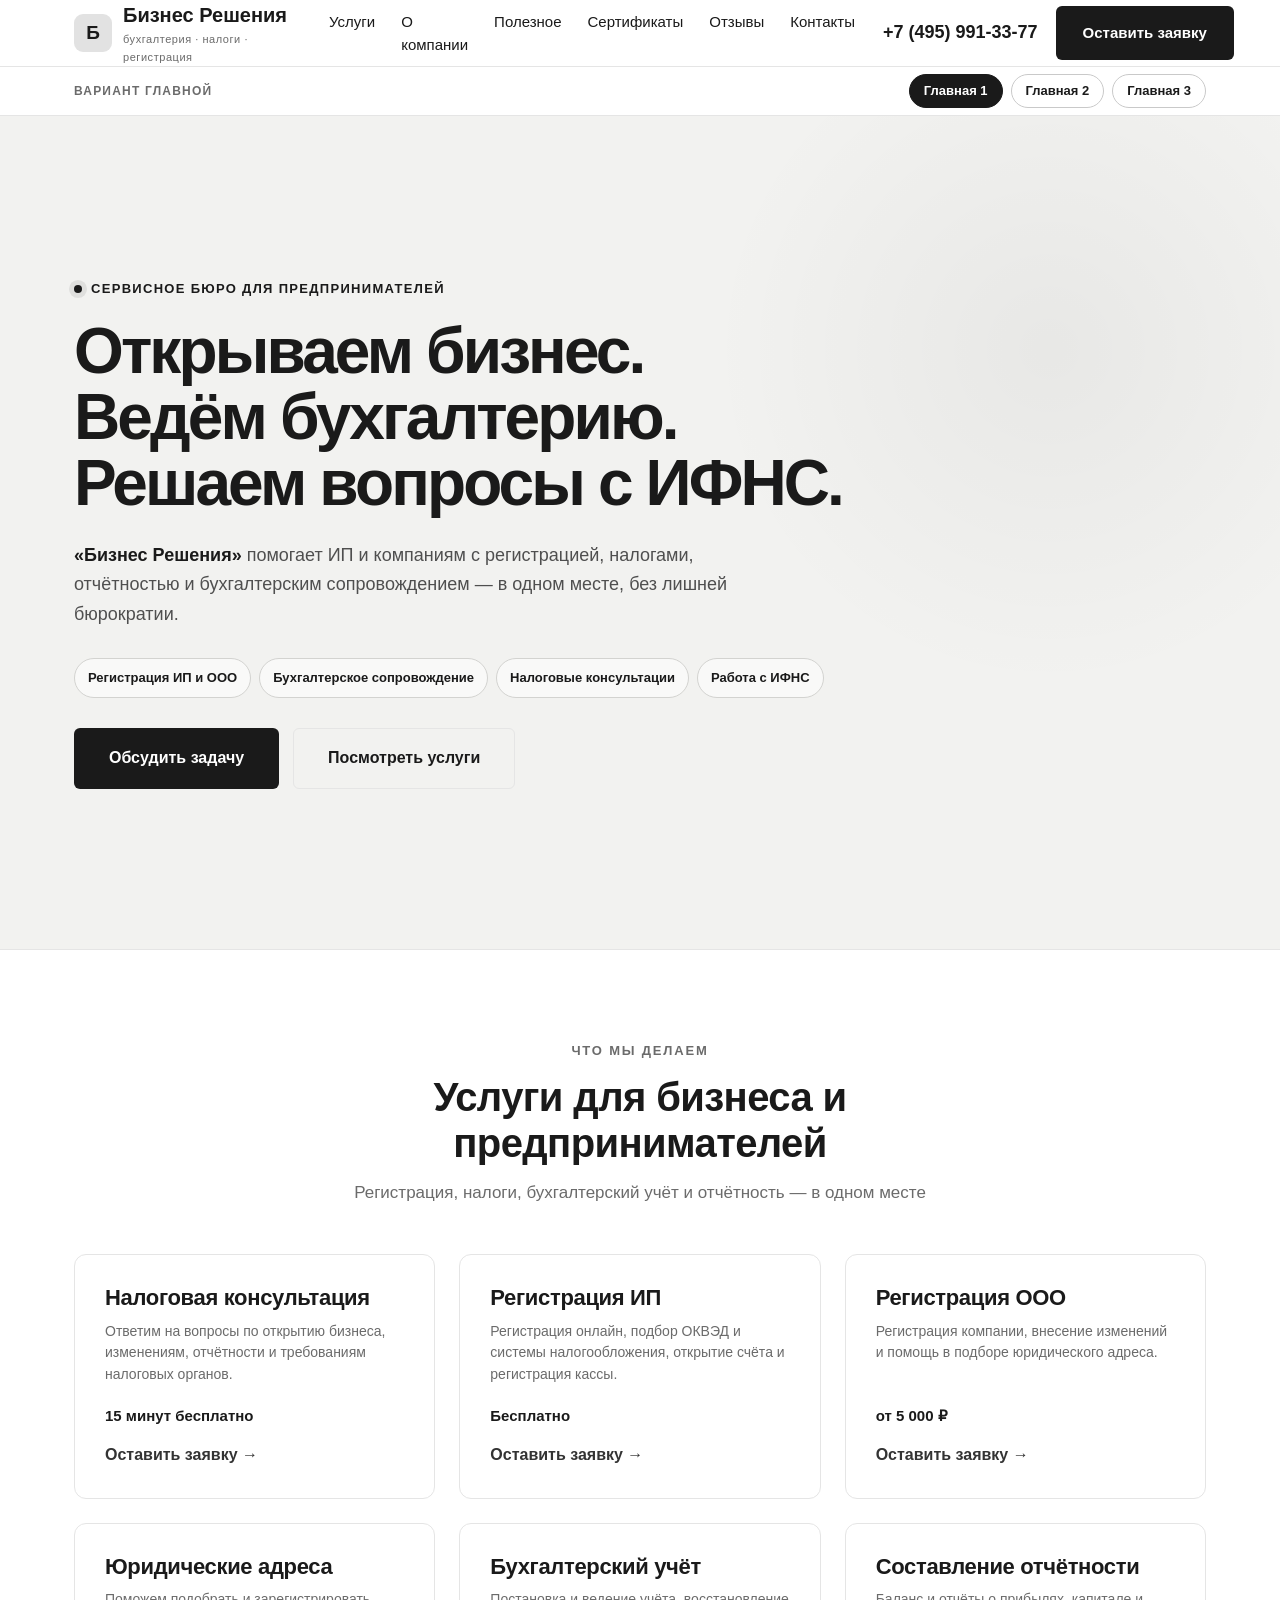
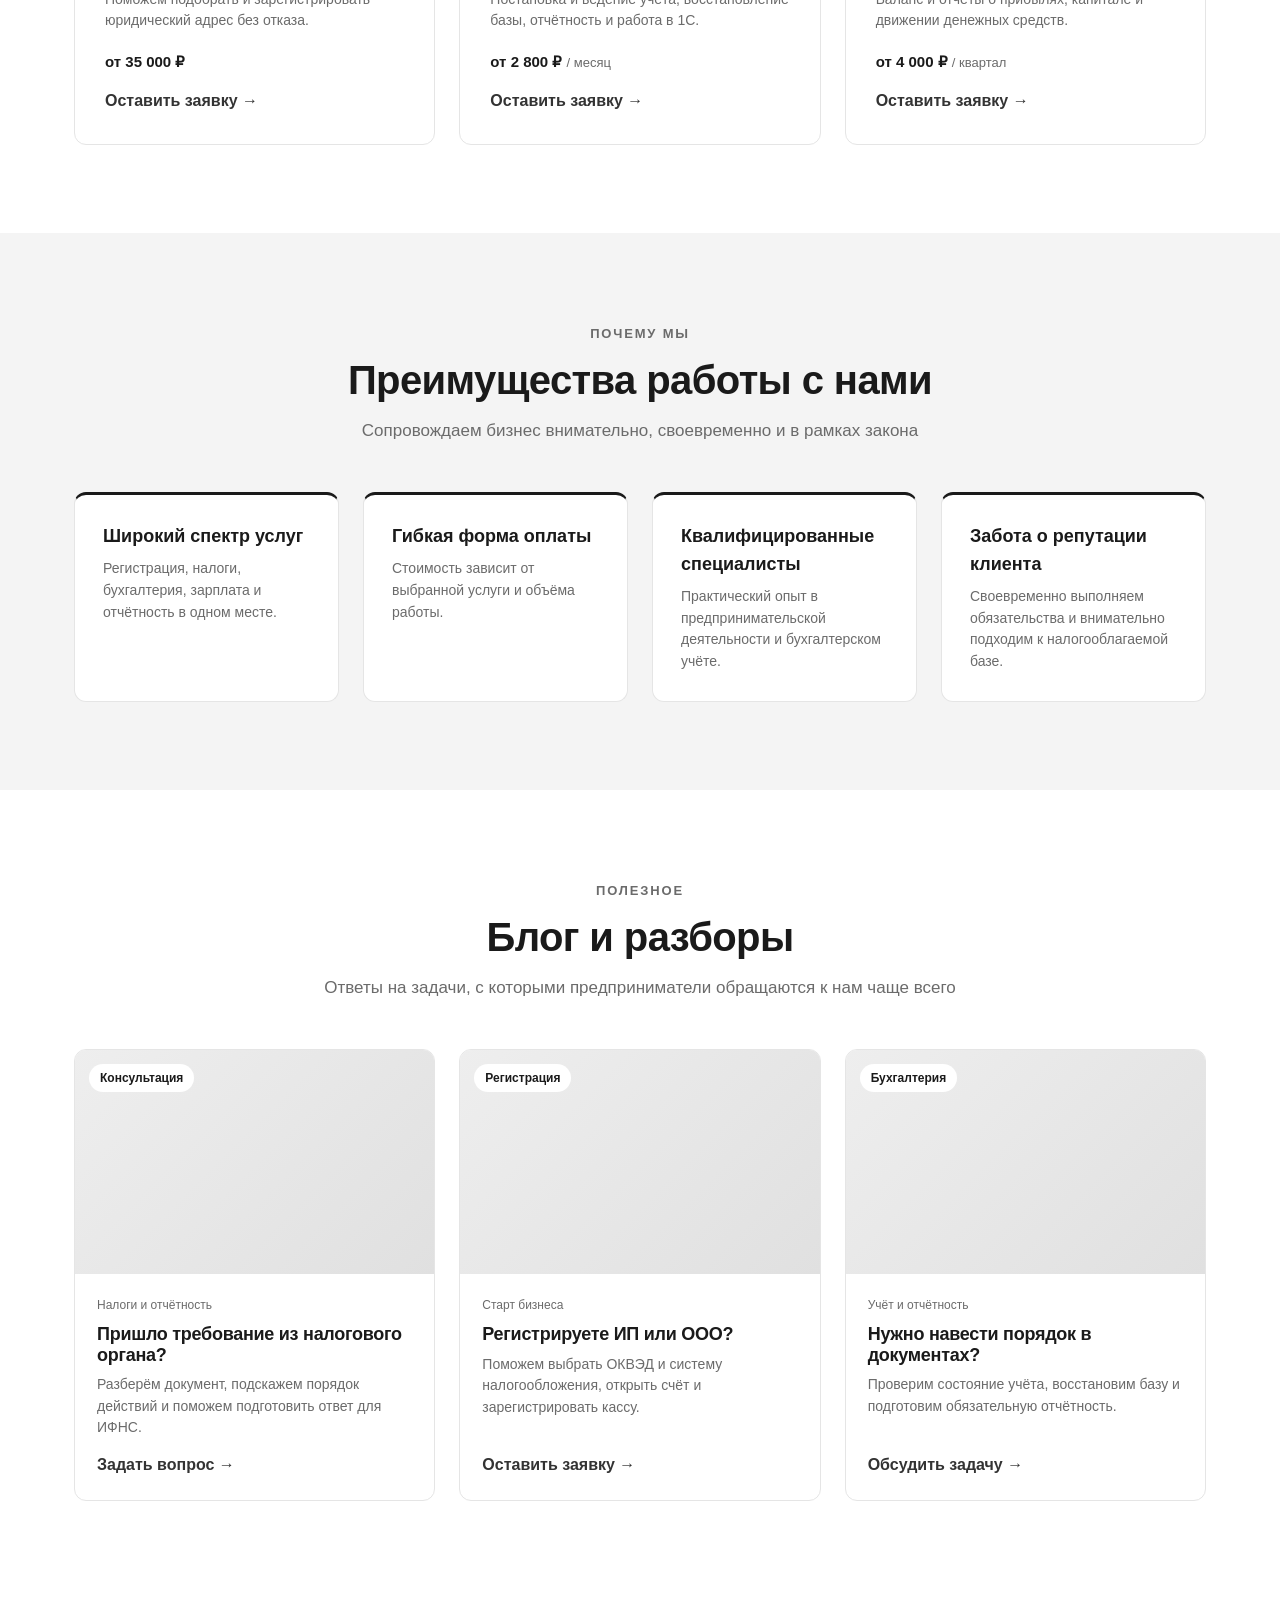
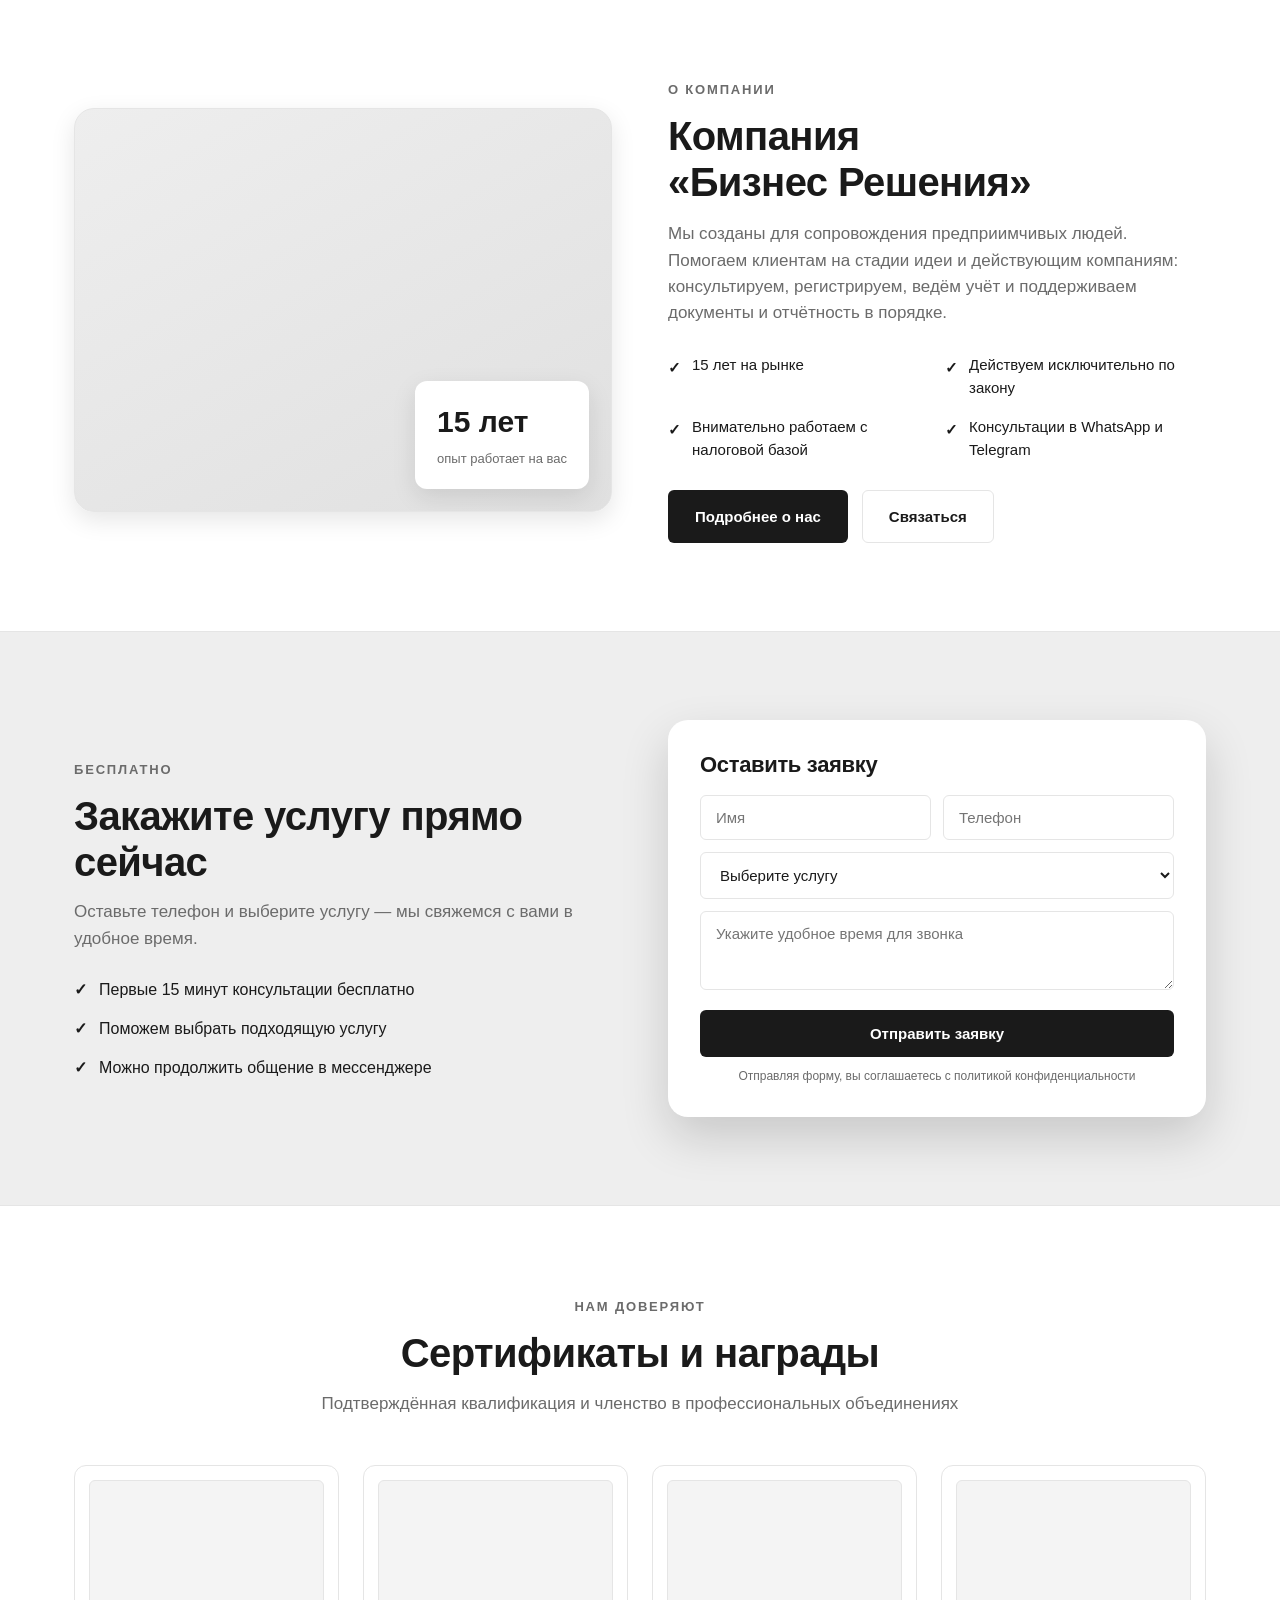
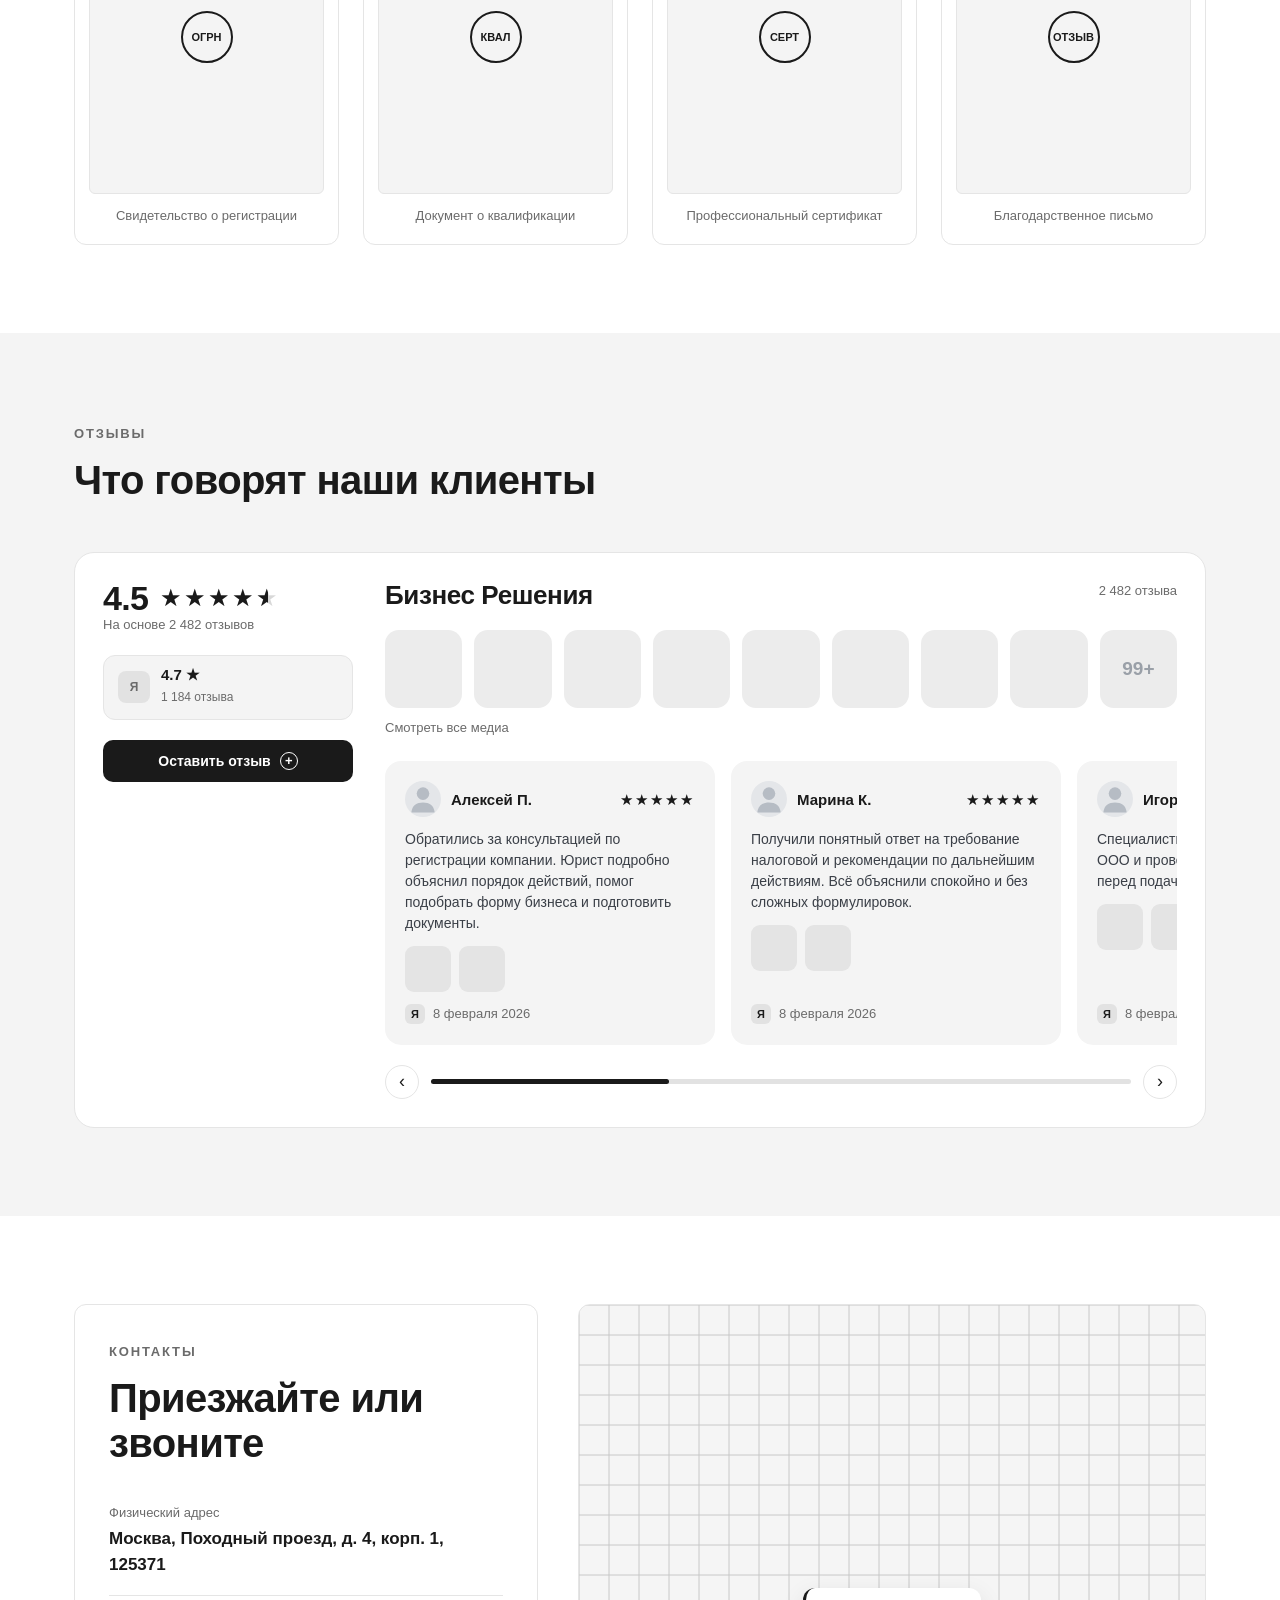
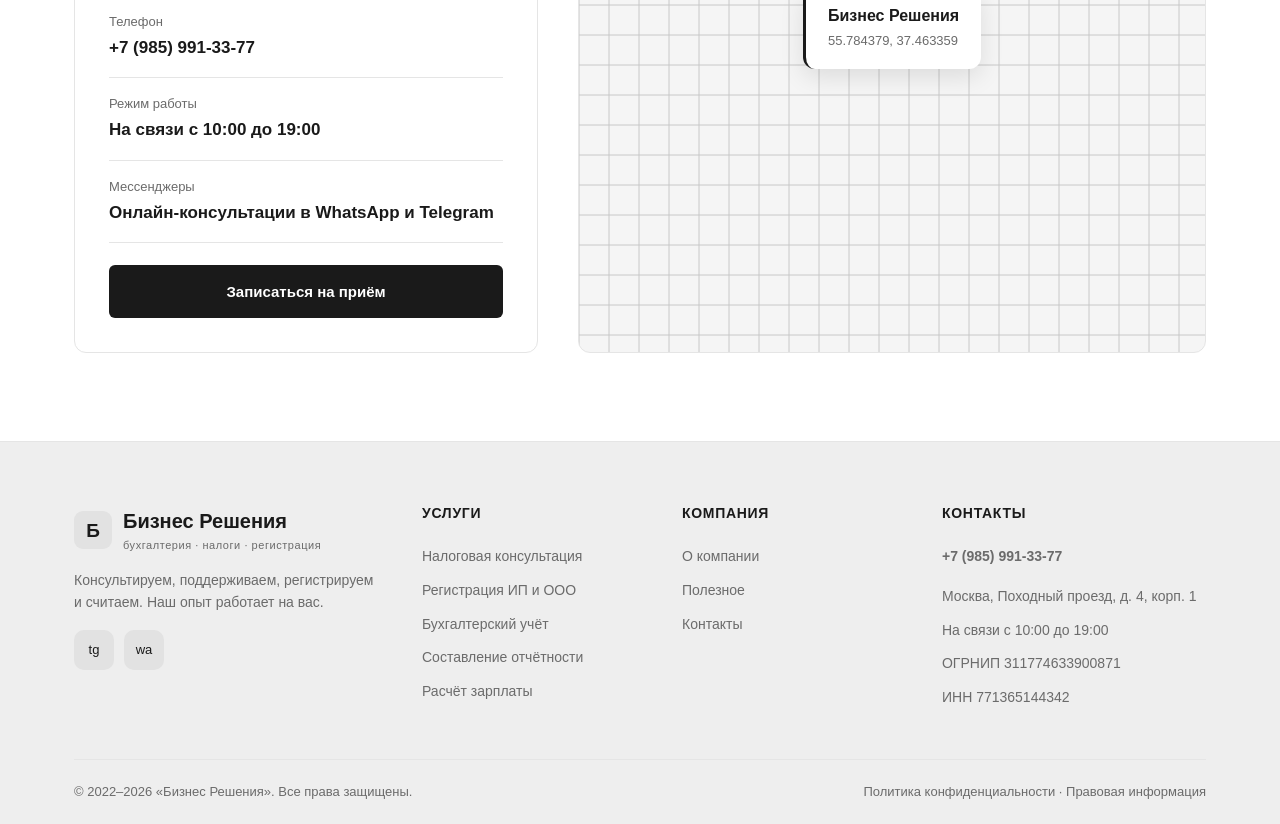
<file: index.html>
<!DOCTYPE html>
<html lang="ru">
<head>
<meta charset="UTF-8">
<meta name="viewport" content="width=device-width, initial-scale=1.0">
<title>Бизнес Решения — бухгалтерия, налоги и регистрация бизнеса</title>
<meta name="description" content="Прототип главной страницы компании «Бизнес Решения»: регистрация бизнеса, бухгалтерский учёт, отчётность и налоговые консультации.">
<style>
/* --- Manrope (вшит base64, вариативный, latin+cyrillic) --- */
@font-face {
  font-family: 'Manrope';
  font-style: normal;
  font-weight: 400 800;
  font-display: swap;
  src: url([data-uri]) format("woff2") format('woff2');
  unicode-range: U+0460-052F, U+1C80-1C8A, U+20B4, U+2DE0-2DFF, U+A640-A69F, U+FE2E-FE2F;
}
@font-face {
  font-family: 'Manrope';
  font-style: normal;
  font-weight: 400 800;
  font-display: swap;
  src: url([data-uri]) format("woff2") format('woff2');
  unicode-range: U+0301, U+0400-045F, U+0490-0491, U+04B0-04B1, U+2116;
}
@font-face {
  font-family: 'Manrope';
  font-style: normal;
  font-weight: 400 800;
  font-display: swap;
  src: url([data-uri]) format("woff2") format('woff2');
  unicode-range: U+0000-00FF, U+0131, U+0152-0153, U+02BB-02BC, U+02C6, U+02DA, U+02DC, U+0304, U+0308, U+0329, U+2000-206F, U+20AC, U+2122, U+2191, U+2193, U+2212, U+2215, U+FEFF, U+FFFD;
}
/* =========================================================================
   ДИЗАЙН-ТОКЕНЫ
   Всё оформление вынесено в переменные — чтобы перекрасить шаблон под
   другого клиента, достаточно поменять значения в :root.
   ========================================================================= */
:root{
  /* Палитра — чёрно-белая (монохром) */
  --c-brand:      #1a1a1a;   /* основной «чернильный» */
  --c-brand-700:  #000000;
  --c-brand-600:  #333333;
  --c-accent:     #1a1a1a;   /* акцент — CTA, подчёркивания */
  --c-accent-600: #000000;
  --c-ink:        #1a1a1a;   /* основной текст */
  --c-muted:      #6b6b6b;   /* вторичный текст */
  --c-line:       #e5e5e5;   /* границы */
  --c-bg:         #ffffff;
  --c-bg-soft:    #f4f4f4;   /* мягкий фон секций */
  --c-bg-dark:    #eeeeee;   /* «тёмные» секции — теперь светло-серые */
  --c-success:    #333333;

  /* Типографика */
  --font-head: "Manrope",-apple-system,"Segoe UI",Roboto,sans-serif;   /* заголовки */
  --font-body: "Manrope",-apple-system,"Segoe UI",Roboto,Helvetica,Arial,sans-serif;

  /* Скругления и тени */
  --r-sm: 6px;
  --r-md: 12px;
  --r-lg: 20px;
  --shadow-sm: 0 1px 3px rgba(0,0,0,.08), 0 1px 2px rgba(0,0,0,.04);
  --shadow-md: 0 8px 24px rgba(0,0,0,.10);
  --shadow-lg: 0 20px 48px rgba(0,0,0,.16);

  /* Раскладка */
  --container: 1180px;
  --gap: 24px;
  --section-y: 88px;
}

/* =========================================================================
   БАЗА
   ========================================================================= */
*,*::before,*::after{box-sizing:border-box;margin:0;padding:0}
html{scroll-behavior:smooth}
body{
  font-family:var(--font-body);
  color:var(--c-ink);
  background:var(--c-bg);
  line-height:1.55;
  -webkit-font-smoothing:antialiased;
}
/* На исходном сайте нет опубликованных сертификатов и подтверждённого модуля
   отзывов. В прототипе эти заготовки сохранены в коде, но скрыты до получения
   реальных материалов от клиента. */
img{max-width:100%;display:block}
a{color:inherit;text-decoration:none}
b,strong{font-weight:600}
h1,h2,h3,h4{font-family:var(--font-head);font-weight:600;line-height:1.14;letter-spacing:-.015em;color:var(--c-brand)}
h2{font-size:clamp(26px,3.4vw,40px)}
h3{font-size:clamp(18px,2vw,22px)}
p{color:var(--c-muted)}
.container{max-width:var(--container);margin:0 auto;padding:0 24px}
section{padding:var(--section-y) 0}
.eyebrow{
  display:inline-block;font-family:var(--font-body);font-weight:600;
  font-size:13px;letter-spacing:.14em;text-transform:uppercase;
  color:var(--c-muted);margin-bottom:14px;
}
.section-head{max-width:720px;margin:0 auto 48px;text-align:center}
.section-head p{margin-top:14px;font-size:17px}
.section-head--left{margin-left:0;text-align:left}

/* Кнопки */
.btn{
  display:inline-flex;align-items:center;gap:10px;justify-content:center;
  font-family:var(--font-body);font-weight:600;font-size:15px;
  padding:14px 26px;border-radius:var(--r-sm);border:1px solid transparent;
  cursor:pointer;transition:.18s ease;white-space:nowrap;
}
.btn-primary{background:var(--c-accent);color:#fff}
.btn-primary:hover{background:var(--c-accent-600);transform:translateY(-1px)}
.btn-white{background:#fff;color:#111}
.btn-white:hover{background:#ececec;transform:translateY(-1px)}
.btn-dark{background:var(--c-brand);color:#fff}
.btn-dark:hover{background:var(--c-brand-700);transform:translateY(-1px)}
.btn-ghost{background:transparent;color:#fff;border-color:rgba(255,255,255,.4)}
.btn-ghost:hover{background:rgba(255,255,255,.1)}
.btn-outline{background:transparent;color:var(--c-brand);border-color:var(--c-line)}
.btn-outline:hover{border-color:var(--c-brand);background:var(--c-bg-soft)}
.btn-lg{padding:17px 34px;font-size:16px}

.link-arrow{display:inline-flex;align-items:center;gap:7px;color:var(--c-brand-600);font-weight:600}
.link-arrow svg{transition:.18s}
.link-arrow:hover svg{transform:translateX(4px)}

/* =========================================================================
   ПАНЕЛЬ ПЕРЕКЛЮЧЕНИЯ ВАРИАНТОВ (только для прототипа, не для прода)
   ========================================================================= */
.variant-wrap{position:relative}
.variant-bar{
  position:sticky;top:66px;z-index:40;
  display:flex;align-items:center;gap:10px;flex-wrap:wrap;
  padding:9px 16px;margin:0 auto;max-width:var(--container);
  background:#e6e6e6;color:var(--c-ink);border-radius:0 0 var(--r-md) var(--r-md);
  box-shadow:var(--shadow-md);
}
.variant-wrap>.variant-bar{display:none}
.home-variant-switcher{
  position:sticky;top:66px;z-index:45;background:rgba(255,255,255,.94);
  backdrop-filter:blur(10px);border-bottom:1px solid var(--c-line);
}
.home-variant-switcher .container{min-height:48px;display:flex;align-items:center;justify-content:flex-end;gap:8px}
.home-variant-switcher .switcher-label{margin-right:auto;font-size:12px;font-weight:700;letter-spacing:.1em;text-transform:uppercase;color:var(--c-muted)}
.home-variant-switcher .vbtn{color:var(--c-ink)}
.variant-bar .vb-label{font-size:12px;letter-spacing:.1em;text-transform:uppercase;opacity:.6;font-weight:600}
.variant-bar .vb-name{font-weight:600;font-family:var(--font-head)}
.variant-bar .vb-spacer{flex:1}
.vbtn{
  border:1px solid #c9c9c9;background:transparent;color:var(--c-ink);
  padding:6px 14px;border-radius:100px;font-size:13px;font-weight:600;cursor:pointer;transition:.15s;
}
.vbtn:hover{background:#dcdcdc}
.vbtn.active{background:var(--c-brand);color:#fff;border-color:var(--c-brand)}
.variant{display:none}
.variant.active{display:block}

/* =========================================================================
   ШАПКА
   ========================================================================= */
.site-header{
  position:sticky;top:0;z-index:50;background:rgba(255,255,255,.92);
  backdrop-filter:blur(8px);border-bottom:1px solid var(--c-line);
}
.nav{display:flex;align-items:center;gap:28px;height:66px}
.logo{display:flex;align-items:center;gap:11px;font-family:var(--font-head);font-weight:600;font-size:20px;color:var(--c-brand)}
.logo .mark{
  width:38px;height:38px;border-radius:9px;background:#e2e2e2;color:var(--c-brand);
  display:grid;place-items:center;font-size:19px;flex:none;
}
.logo small{display:block;font-family:var(--font-body);font-weight:500;font-size:11px;letter-spacing:.05em;color:var(--c-muted)}
.nav-links{display:flex;gap:26px;margin-left:14px}
.nav-links a{font-size:15px;font-weight:500;color:var(--c-ink);transition:.15s}
.nav-links a:hover{color:var(--c-brand-600)}
.nav-cta{margin-left:auto;display:flex;align-items:center;gap:18px}
.nav-phone{font-family:var(--font-head);font-weight:600;font-size:18px;color:var(--c-brand);white-space:nowrap}
.burger{display:none;background:none;border:none;cursor:pointer;flex-direction:column;gap:5px}
.burger span{width:24px;height:2px;background:var(--c-brand);display:block}

/* =========================================================================
   HERO / БАННЕР — 3 варианта
   ========================================================================= */
/* Вариант 1: рекомендуемый — сервисное бюро для запуска и ведения бизнеса */
.hero1{background:#f2f2f0;color:var(--c-ink);position:relative;overflow:hidden;border-bottom:1px solid var(--c-line)}
.hero1::before{content:"";position:absolute;inset:0;background:radial-gradient(circle at 82% 28%,rgba(0,0,0,.045),transparent 28%);pointer-events:none}
.hero1 .container{position:relative;padding-top:72px;padding-bottom:72px}
.hero1-grid{display:block;max-width:960px}
.hero1-copy{min-width:0;max-width:900px}
.hero1 .eyebrow{display:inline-flex;align-items:center;gap:9px;color:var(--c-ink);letter-spacing:.1em;margin-bottom:20px}
.hero1 .eyebrow::before{content:"";width:8px;height:8px;border-radius:50%;background:var(--c-brand);box-shadow:0 0 0 5px rgba(0,0,0,.08)}
.hero1 h1{color:var(--c-brand);font-size:clamp(38px,5vw,64px);line-height:1.03;letter-spacing:-.045em;max-width:800px;margin-bottom:24px}
.hero1 .lead{color:#4f4f4f;font-size:18px;line-height:1.65;max-width:690px;margin-bottom:28px}
.hero1 .lead strong{color:var(--c-ink);font-weight:650}
.hero-service-links{display:flex;gap:8px;flex-wrap:wrap;margin-bottom:30px}
.hero-service-links a{padding:9px 13px;border:1px solid #d3d3d0;border-radius:100px;background:rgba(255,255,255,.55);font-size:13px;font-weight:600;transition:.18s}
.hero-service-links a:hover{background:#fff;border-color:#999;transform:translateY(-1px)}
.hero1 .hero-actions{display:flex;gap:14px;flex-wrap:wrap}

/* Вариант 2: центрированный, крупная типографика, фото на фоне */
.hero2{position:relative;color:var(--c-ink);text-align:center;overflow:hidden;
  background:linear-gradient(180deg,rgba(238,238,238,.6),rgba(238,238,238,.9)),
  url("data:image/svg+xml,%3Csvg xmlns='http://www.w3.org/2000/svg' width='40' height='40'%3E%3Cpath d='M0 39h40M39 0v40' stroke='%23000000' stroke-opacity='.05'/%3E%3C/svg%3E") #eeeeee;
}
.hero2 .container{padding-top:104px;padding-bottom:104px;max-width:900px}
.hero2 .eyebrow{color:var(--c-muted)}
.hero2 h1{color:var(--c-brand);font-size:clamp(34px,5.4vw,62px);margin-bottom:22px}
.hero2 .lead{color:var(--c-muted);font-size:20px;max-width:640px;margin:0 auto 34px}
.hero2 .hero-actions{display:flex;gap:14px;justify-content:center;flex-wrap:wrap;margin-bottom:44px}
.hero2 .trust-row{display:flex;gap:44px;justify-content:center;flex-wrap:wrap;padding-top:32px;border-top:1px solid var(--c-line)}
.hero2 .trust-row div b{display:block;font-family:var(--font-head);font-size:34px;color:var(--c-brand)}
.hero2 .trust-row div span{font-size:14px;color:var(--c-muted)}

/* Вариант 3: минималистичный светлый со списком услуг-плитками */
/* Вариант 3: бенто — слева баннер, справа плашки-преимущества */
.hero3{background:var(--c-bg-soft)}
.hero3 .container{padding-top:64px;padding-bottom:64px}
.hero3 .bento{display:grid;grid-template-columns:3.2fr 1fr;gap:16px;align-items:stretch}
.bento-hero{background:#eeeeee;border-radius:var(--r-lg);padding:52px;display:flex;flex-direction:column;justify-content:center}
.bento-hero h1{font-size:clamp(30px,3.4vw,48px);margin-bottom:16px}
.bento-hero .lead{font-size:17px;color:var(--c-muted);margin-bottom:24px;max-width:520px}
.bento-hero .hero-actions{display:flex;gap:12px;flex-wrap:wrap;margin-bottom:22px}
.bento-hero .mini-trust{display:flex;gap:10px;align-items:center;color:var(--c-muted);font-size:14px}
.bento-hero .mini-trust .stars{color:var(--c-brand);letter-spacing:2px}
.bento-side{display:flex;flex-direction:column;gap:16px}
.bento-tile{flex:1;border-radius:var(--r-lg);padding:26px;border:1px solid var(--c-line);background:#fff;display:flex;flex-direction:column;justify-content:center;transition:.18s}
.bento-tile:hover{box-shadow:var(--shadow-md);transform:translateY(-3px);border-color:transparent}
.bento-tile.alt{background:#eeeeee;border-color:#e2e2e2}
.bento-tile .num{font-family:var(--font-head);font-weight:600;letter-spacing:-.02em;font-size:clamp(28px,2.6vw,38px);color:var(--c-brand);line-height:1;margin-bottom:8px}
.bento-tile b{font-family:var(--font-head);font-size:17px;color:var(--c-brand);display:block;margin-bottom:6px}
.bento-tile span{font-size:13px;color:var(--c-muted)}

/* =========================================================================
   УСЛУГИ — 3 варианта
   ========================================================================= */
.svc-grid{display:grid;grid-template-columns:repeat(3,1fr);gap:var(--gap)}
/* Вариант 1: карточки с описанием и ценой */
.svc-card{background:#fff;border:1px solid var(--c-line);border-radius:var(--r-md);padding:30px;transition:.2s;display:flex;flex-direction:column}
.svc-card:hover{box-shadow:var(--shadow-md);transform:translateY(-4px);border-color:transparent}
.svc-card h3{margin-bottom:10px}
.svc-card p{font-size:14px;flex:1;margin-bottom:18px}
.svc-price{font-family:var(--font-head);color:var(--c-brand);font-weight:600;font-size:15px;margin-bottom:16px}
.svc-price span{color:var(--c-muted);font-family:var(--font-body);font-weight:400;font-size:13px}

/* Вариант 2: компактный список в 2 колонки с разделителями */
.svc-list{display:grid;grid-template-columns:1fr 1fr;gap:0 56px}
.svc-row{display:flex;gap:18px;padding:22px 0;border-bottom:1px solid var(--c-line);align-items:flex-start}
.svc-row .n{font-family:var(--font-head);font-size:15px;color:var(--c-brand);font-weight:600;flex:none;width:30px}
.svc-row .b b{display:block;font-family:var(--font-head);color:var(--c-brand);font-size:17px;margin-bottom:4px}
.svc-row .b p{font-size:14px}
.svc-row .go{margin-left:auto;color:var(--c-brand-600);flex:none;opacity:0;transition:.15s}
.svc-row:hover .go{opacity:1;transform:translateX(3px)}

/* Вариант 3: крупные тайлы, одна выделенная */
/* Вариант 3: флагманская услуга + компактный список остальных */
.svc-feature{display:grid;grid-template-columns:.95fr 1.05fr;gap:36px;align-items:start}
.svc-flagship{background:#eeeeee;border-radius:var(--r-lg);padding:40px;display:flex;flex-direction:column}
.svc-flagship .eyebrow{margin-bottom:12px}
.svc-flagship h3{font-size:26px;margin-bottom:12px}
.svc-flagship p{font-size:15px;margin-bottom:20px}
.svc-flagship .svc-price{margin-bottom:22px}
.svc-compact{display:flex;flex-direction:column}
.svc-compact .row{display:flex;align-items:center;gap:16px;padding:20px 4px;border-bottom:1px solid var(--c-line);transition:.15s}
.svc-compact .row:first-child{padding-top:0}
.svc-compact .row:last-child{border-bottom:none}
.svc-compact .row:hover{padding-left:12px}
.svc-compact .row .txt b{display:block;font-family:var(--font-head);color:var(--c-brand);font-size:17px;margin-bottom:3px}
.svc-compact .row .txt p{font-size:13px}
.svc-compact .row .go{margin-left:auto;color:var(--c-brand-600);flex:none;font-size:18px}

/* =========================================================================
   ПРЕИМУЩЕСТВА
   ========================================================================= */
.adv{background:var(--c-bg-soft)}
.adv-grid{display:grid;grid-template-columns:repeat(4,1fr);gap:var(--gap)}
.adv-item{background:#fff;border-radius:var(--r-md);padding:28px;border:1px solid var(--c-line);border-top:3px solid var(--c-brand)}
.adv-item b{display:block;font-family:var(--font-head);color:var(--c-brand);font-size:18px;margin-bottom:7px}
.adv-item p{font-size:14px}

/* =========================================================================
   БЛОГ — 3 варианта
   ========================================================================= */
/* Вариант 1: 3 равные карточки с картинкой */
.blog-grid{display:grid;grid-template-columns:repeat(3,1fr);gap:var(--gap)}
.post{background:#fff;border:1px solid var(--c-line);border-radius:var(--r-md);overflow:hidden;transition:.2s;display:flex;flex-direction:column}
.post:hover{box-shadow:var(--shadow-md);transform:translateY(-4px)}
.post .thumb{aspect-ratio:16/10;background:linear-gradient(135deg,#eeeeee,#e0e0e0);position:relative}
.post .thumb .tag{position:absolute;left:14px;top:14px;background:#fff;color:var(--c-brand);font-size:12px;font-weight:600;padding:5px 11px;border-radius:100px}
.post .body{padding:22px;display:flex;flex-direction:column;flex:1}
.post .meta{font-size:12px;color:var(--c-muted);margin-bottom:9px}
.post h3{font-size:18px;margin-bottom:9px}
.post p{font-size:14px;flex:1;margin-bottom:14px}

/* Вариант 2: одна крупная + список справа */
.blog-feature{display:grid;grid-template-columns:1.1fr .9fr;gap:40px;align-items:start}
.blog-main{background:#fff;border:1px solid var(--c-line);border-radius:var(--r-md);overflow:hidden}
.blog-main .thumb{aspect-ratio:16/9;background:linear-gradient(135deg,#eeeeee,#e0e0e0)}
.blog-main .body{padding:28px}
.blog-main .meta{font-size:13px;color:var(--c-muted);margin-bottom:10px}
.blog-main h3{font-size:24px;margin-bottom:12px}
.blog-side{display:flex;flex-direction:column;gap:4px}
.blog-side .row{display:flex;gap:16px;padding:18px 0;border-bottom:1px solid var(--c-line);align-items:center}
.blog-side .row .th{width:78px;height:60px;border-radius:8px;flex:none;background:linear-gradient(135deg,#eeeeee,#e0e0e0)}
.blog-side .row b{display:block;font-family:var(--font-head);color:var(--c-brand);font-size:16px;line-height:1.3;margin-bottom:5px}
.blog-side .row span{font-size:12px;color:var(--c-muted)}

/* Вариант 3: горизонтальные широкие карточки-строки */
.blog-rows{display:flex;flex-direction:column;gap:18px}
.blog-hrow{display:grid;grid-template-columns:220px 1fr auto;gap:26px;align-items:center;background:#fff;border:1px solid var(--c-line);border-radius:var(--r-md);padding:18px;transition:.2s}
.blog-hrow:hover{box-shadow:var(--shadow-md);border-color:transparent}
.blog-hrow .th{aspect-ratio:16/10;border-radius:var(--r-sm);background:linear-gradient(135deg,#eeeeee,#e0e0e0)}
.blog-hrow .meta{font-size:12px;color:var(--c-muted);margin-bottom:7px}
.blog-hrow h3{font-size:19px;margin-bottom:7px}
.blog-hrow p{font-size:14px}
.blog-hrow .go{padding-right:10px}

/* =========================================================================
   О КОМПАНИИ
   ========================================================================= */
.about .container{display:grid;grid-template-columns:1fr 1fr;gap:56px;align-items:center}
.about-media{border-radius:var(--r-lg);aspect-ratio:4/3;background:linear-gradient(150deg,#eeeeee,#e0e0e0);position:relative;overflow:hidden;box-shadow:var(--shadow-md);border:1px solid var(--c-line)}
.about-media .badge{position:absolute;right:22px;bottom:22px;background:#fff;border-radius:var(--r-md);padding:18px 22px;box-shadow:var(--shadow-md)}
.about-media .badge b{font-family:var(--font-head);color:var(--c-brand);font-size:30px;display:block}
.about-media .badge span{font-size:13px;color:var(--c-muted)}
.about-list{display:grid;grid-template-columns:1fr 1fr;gap:16px;margin-top:26px}
.about-list li{list-style:none;display:flex;gap:11px;font-size:15px;color:var(--c-ink)}
.about-list .chk{color:var(--c-brand);flex:none;margin-top:3px;font-weight:600}

/* =========================================================================
   ФОРМА ЗАЯВКИ (широкая секция)
   ========================================================================= */
.field{margin-bottom:12px}
.field input,.field select,.field textarea{
  width:100%;padding:13px 15px;border:1px solid var(--c-line);border-radius:var(--r-sm);
  font-family:var(--font-body);font-size:15px;color:var(--c-ink);background:#fff;
}
.field input:focus,.field select:focus,.field textarea:focus{outline:none;border-color:var(--c-brand);box-shadow:0 0 0 3px rgba(0,0,0,.10)}
.form-note{font-size:12px;color:var(--c-muted);margin-top:10px;text-align:center}
.cta{background:#eeeeee;color:var(--c-ink);border-top:1px solid var(--c-line);border-bottom:1px solid var(--c-line)}
.cta .container{display:grid;grid-template-columns:1fr 1fr;gap:56px;align-items:center}
.cta h2{color:var(--c-brand)}
.cta p{color:var(--c-muted);font-size:17px;margin-top:14px}
.cta .eyebrow{color:var(--c-muted)}
.cta-benefits{display:flex;flex-direction:column;gap:14px;margin-top:26px}
.cta-benefits div{display:flex;gap:12px;align-items:center;color:var(--c-ink)}
.cta-benefits .chk{color:var(--c-brand);flex:none;font-weight:600}
.cta-form{background:#fff;border-radius:var(--r-lg);padding:32px;box-shadow:var(--shadow-lg);color:var(--c-ink)}
.cta-form h3{margin-bottom:18px}
.cta-form .grid2{display:grid;grid-template-columns:1fr 1fr;gap:12px}

/* =========================================================================
   СЕРТИФИКАТЫ — 3 варианта
   ========================================================================= */
/* Вариант 1: сетка «документов» с рамкой */
.cert-grid{display:grid;grid-template-columns:repeat(4,1fr);gap:var(--gap)}
.cert-doc{background:#fff;border:1px solid var(--c-line);border-radius:var(--r-md);padding:14px;transition:.2s;cursor:pointer}
.cert-doc:hover{box-shadow:var(--shadow-md);transform:translateY(-4px)}
.cert-doc .sheet{aspect-ratio:3/4;border-radius:var(--r-sm);background:var(--c-bg-soft);border:1px solid var(--c-line);display:flex;flex-direction:column;align-items:center;justify-content:center;gap:10px;color:var(--c-brand);position:relative}
.cert-doc .sheet .seal{width:52px;height:52px;border-radius:50%;border:2px solid var(--c-brand);color:var(--c-brand);display:grid;place-items:center;font-size:11px;font-weight:600;text-align:center;line-height:1.1}
.cert-doc .cap{text-align:center;font-size:13px;color:var(--c-muted);padding:12px 6px 4px}

/* Вариант 2: горизонтальная лента-карусель наград */
.cert-strip{display:flex;gap:18px;overflow-x:auto;padding-bottom:10px;scroll-snap-type:x mandatory}
.cert-strip::-webkit-scrollbar{height:6px}
.cert-strip::-webkit-scrollbar-thumb{background:var(--c-line);border-radius:100px}
.cert-badge{flex:none;width:250px;scroll-snap-align:start;background:#fff;border:1px solid var(--c-line);border-left:3px solid var(--c-brand);border-radius:var(--r-md);padding:24px}
.cert-badge b{display:block;font-family:var(--font-head);color:var(--c-brand);font-size:17px;margin-bottom:6px}
.cert-badge span{font-size:13px;color:var(--c-muted)}

/* Вариант 3: акцент на цифрах доверия + миниатюры */
.cert-split{display:grid;grid-template-columns:.9fr 1.1fr;gap:48px;align-items:center}
.cert-nums{display:grid;grid-template-columns:1fr 1fr;gap:22px}
.cert-nums .nn b{font-family:var(--font-head);color:var(--c-brand);font-size:40px;display:block}
.cert-nums .nn span{color:var(--c-muted);font-size:14px}
.cert-thumbs{display:grid;grid-template-columns:repeat(3,1fr);gap:14px}
.cert-thumbs .t{aspect-ratio:3/4;border-radius:var(--r-sm);background:var(--c-bg-soft);border:1px solid var(--c-line);cursor:pointer;transition:.2s}
.cert-thumbs .t:hover{box-shadow:var(--shadow-md);transform:translateY(-3px)}

/* =========================================================================
   ОТЗЫВЫ (место под модуль Яндекс.Карт)
   ========================================================================= */
.reviews{background:var(--c-bg-soft)}
/* Модуль отзывов (ч/б, в стиле прототипа; в проде — встраиваемый виджет LEADSPACE со своим оформлением) */
.yamod{background:#fff;border:1px solid var(--c-line);border-radius:var(--r-lg);padding:28px;text-align:left}
.yamod h3{font-family:var(--font-head);font-weight:600;letter-spacing:-.015em;color:var(--c-brand)}
.yamod .yst{position:relative;display:inline-block;font-size:15px;line-height:1;letter-spacing:2px}
.yamod .yst i{font-style:normal;color:#d8d8d8}
.yamod .yst i.f{position:absolute;left:0;top:0;width:var(--p,100%);overflow:hidden;color:var(--c-brand);white-space:nowrap}
.yamod .yst.lg{font-size:24px}
.yamod .score{display:flex;align-items:center;gap:12px}
.yamod .score .num{font-family:var(--font-head);font-weight:600;font-size:34px;letter-spacing:-.02em;color:var(--c-brand);line-height:1}
.yamod .subtxt{color:var(--c-muted);font-size:13px}
.yamod .ybadge{display:inline-flex;align-items:center;gap:11px;background:#f4f4f4;border:1px solid var(--c-line);border-radius:12px;padding:10px 14px}
.yamod .ymark{width:32px;height:32px;border-radius:8px;background:#e2e2e2;color:var(--c-brand);font-weight:600;display:grid;place-items:center;flex:none}
.yamod .ybadge b{font-size:15px;color:var(--c-brand);display:block;line-height:1.2}
.yamod .ybadge span{font-size:12px;color:var(--c-muted)}
.yamod .ybtn{display:inline-flex;align-items:center;gap:9px;background:var(--c-brand);color:#fff;border:none;border-radius:10px;padding:12px 18px;font-family:var(--font-body);font-weight:600;font-size:14px;cursor:pointer;transition:.15s}
.yamod .ybtn:hover{background:var(--c-brand-700)}
.yamod .ybtn .pl{width:18px;height:18px;border-radius:50%;border:1.6px solid currentColor;display:grid;place-items:center;font-size:13px;line-height:1}
.yamod .ymedia{display:grid;grid-template-columns:repeat(9,1fr);gap:12px}
.yamod .ymedia i{aspect-ratio:1;background:#ececec;border-radius:14px;display:block}
.yamod .ymedia i.more{display:grid;place-items:center;color:#9aa0a8;font-weight:600;font-size:19px;font-style:normal}
.yamod .ymedia-all{display:inline-block;margin-top:10px;color:var(--c-muted);font-size:13px}
.yamod .yav{width:36px;height:36px;border-radius:50%;background:#e4e6e9;flex:none;overflow:hidden;display:block}
.yamod .yav svg{width:100%;height:100%;display:block;fill:#b6bcc4}
.yamod .ycard{background:#f4f4f4;border-radius:16px;padding:20px;display:flex;flex-direction:column;gap:12px}
.yamod .ycard-top{display:flex;align-items:center;gap:10px}
.yamod .yname{flex:1;font-weight:600;color:var(--c-brand);font-size:15px}
.yamod .ytext{font-size:14px;color:#3a3f47;line-height:1.5;margin:0}
.yamod .ymore{color:var(--c-brand);font-weight:600;text-decoration:underline}
.yamod .ycard-media{display:flex;gap:8px}
.yamod .ycard-media i{width:46px;height:46px;border-radius:9px;background:#e4e4e4;display:block}
.yamod .ycard-foot{display:flex;align-items:center;gap:8px;color:var(--c-muted);font-size:13px;margin-top:auto}
.yamod .ymark.sm{width:20px;height:20px;font-size:11px;border-radius:6px}
.yamod .ytrack{display:flex;gap:16px;overflow-x:auto;padding-bottom:4px;scroll-snap-type:x mandatory}
.yamod .ytrack::-webkit-scrollbar{height:0}
.yamod .ytrack .ycard{flex:none;width:330px;scroll-snap-align:start}
.yamod .yprogress{display:flex;align-items:center;gap:12px;margin-top:16px}
.yamod .yprogress .tk{flex:1;height:5px;border-radius:5px;background:#e2e2e2;position:relative}
.yamod .yprogress .tk i{position:absolute;left:0;top:0;height:100%;width:34%;background:var(--c-brand);border-radius:5px;display:block}
.yamod .yarrow{width:34px;height:34px;border-radius:50%;border:1px solid var(--c-line);background:#fff;display:grid;place-items:center;cursor:pointer;color:var(--c-brand);flex:none;font-size:18px}
.yamod .ygrid{display:grid;grid-template-columns:repeat(3,1fr);gap:16px}
.yamod .yloadmore{margin-top:22px;background:#f4f4f4;border:1px solid var(--c-line);border-radius:10px;padding:12px 22px;font-family:var(--font-body);font-weight:600;font-size:14px;color:var(--c-brand);cursor:pointer}
.yamod .yby{display:flex;align-items:center;gap:7px;color:var(--c-muted);font-size:12px}
.yamod .yby b{color:var(--c-brand);font-weight:600;letter-spacing:.02em}
.yamod .yls{width:20px;height:20px;border-radius:5px;background:var(--c-brand);color:#fff;font-size:10px;font-weight:600;display:grid;place-items:center}
.yamod.v1{display:grid;grid-template-columns:250px 1fr;gap:32px}
.yamod.v1 .main{min-width:0}
.yamod.v1 .side{display:flex;flex-direction:column;gap:20px}
.yamod.v1 .side .ybtn{width:100%;justify-content:center}
.yamod.v1 .side .yby{margin-top:auto}
.yamod.v1 .main .head{display:flex;justify-content:space-between;align-items:flex-start;margin-bottom:20px;gap:16px}
.yamod.v1 .main .head h3{font-size:26px}
.yamod.v1 .main .head .cnt{color:var(--c-muted);font-size:13px;white-space:nowrap}
.yamod .yhead{display:flex;justify-content:space-between;align-items:flex-start;gap:20px;margin-bottom:24px}
.yamod .yhead h3{font-size:26px;margin-bottom:14px}
.yamod .yhead .hrow{display:flex;align-items:center;gap:16px;flex-wrap:wrap}
@media(max-width:980px){
  .yamod.v1{grid-template-columns:1fr}
  .yamod .ygrid{grid-template-columns:1fr 1fr}
  .yamod .ymedia{grid-template-columns:repeat(6,1fr)}
}
@media(max-width:620px){
  .yamod{padding:18px}
  .yamod .ygrid{grid-template-columns:1fr}
  .yamod .ymedia{grid-template-columns:repeat(4,1fr)}
  .yamod .yhead{flex-direction:column}
}

/* =========================================================================
   КОНТАКТЫ / КАРТА
   ========================================================================= */
.contacts .container{display:grid;grid-template-columns:.85fr 1.15fr;gap:40px;align-items:stretch}
.contact-card{background:#fff;border:1px solid var(--c-line);border-radius:var(--r-md);padding:34px}
.contact-item{padding:16px 0;border-bottom:1px solid var(--c-line)}
.contact-item:last-child{border-bottom:none}
.contact-item .l{font-size:13px;color:var(--c-muted);margin-bottom:3px}
.contact-item .v{font-family:var(--font-head);font-weight:600;color:var(--c-brand);font-size:17px}
.map-slot{border-radius:var(--r-md);overflow:hidden;border:1px solid var(--c-line);min-height:380px;
  background:
    linear-gradient(rgba(0,0,0,.04),rgba(0,0,0,.04)),
    url("data:image/svg+xml,%3Csvg xmlns='http://www.w3.org/2000/svg' width='60' height='60'%3E%3Cpath d='M0 30h60M30 0v60M0 0h60v60H0z' fill='none' stroke='%23d0d0d0' stroke-width='1'/%3E%3C/svg%3E");
  display:grid;place-items:center;position:relative}
.map-slot .pin{background:#fff;border-radius:var(--r-md);border-left:3px solid var(--c-brand);padding:16px 22px;box-shadow:var(--shadow-md)}
.map-slot .pin b{font-family:var(--font-head);color:var(--c-brand);display:block}
.map-slot .pin span{font-size:13px;color:var(--c-muted)}

/* =========================================================================
   ФУТЕР
   ========================================================================= */
.site-footer{background:#eeeeee;color:var(--c-muted);padding-top:64px;border-top:1px solid var(--c-line)}
.footer-top{display:grid;grid-template-columns:1.4fr 1fr 1fr 1.2fr;gap:40px;padding-bottom:44px;border-bottom:1px solid var(--c-line)}
.footer-top .logo{color:var(--c-brand);margin-bottom:16px}
.footer-top .logo small{color:var(--c-muted)}
.footer-top p{font-size:14px;color:var(--c-muted);max-width:300px}
.footer-col h4{color:var(--c-brand);font-family:var(--font-body);font-size:14px;letter-spacing:.05em;text-transform:uppercase;margin-bottom:18px}
.footer-col a{display:block;font-size:14px;padding:6px 0;color:var(--c-muted);transition:.15s}
.footer-col a:hover{color:var(--c-brand)}
.footer-contacts b{color:var(--c-brand);font-family:var(--font-head);font-size:20px;display:block;margin-bottom:6px}
.footer-social{display:flex;gap:10px;margin-top:16px}
.footer-social a{width:40px;height:40px;border-radius:10px;background:#e2e2e2;display:grid;place-items:center;color:var(--c-brand);font-size:13px}
.footer-social a:hover{background:var(--c-brand);color:#fff}
.footer-bottom{display:flex;justify-content:space-between;flex-wrap:wrap;gap:14px;padding:22px 0;font-size:13px;color:var(--c-muted)}
.footer-bottom a{color:var(--c-muted)}
.footer-bottom a:hover{color:var(--c-brand)}

/* =========================================================================
   АДАПТИВ
   ========================================================================= */
@media(max-width:980px){
  :root{--section-y:60px}
  .nav-links,.nav-phone{display:none}
  .burger{display:flex}
  .about .container,.cta .container,
  .contacts .container,.blog-feature,.cert-split,.svc-feature{grid-template-columns:1fr}
  .hero3 .bento{grid-template-columns:1fr}
  .bento-side{flex-direction:row}
  .svc-grid,.blog-grid{grid-template-columns:1fr 1fr}
  .adv-grid,.cert-grid{grid-template-columns:1fr 1fr}
  .footer-top{grid-template-columns:1fr 1fr}
  .svc-list{grid-template-columns:1fr}
  .blog-hrow{grid-template-columns:140px 1fr}
  .blog-hrow .go{display:none}
  .yandex-preview{grid-template-columns:1fr}
}
@media(max-width:620px){
  .svc-grid,.svc-tiles,.blog-grid,.adv-grid,.cert-grid,.about-list,.cta-form .grid2,.hero3-grid{grid-template-columns:1fr}
  .hero-badges,.hero2 .trust-row{gap:20px}
  .footer-top{grid-template-columns:1fr}
  .blog-hrow{grid-template-columns:1fr}
  .bento-side{flex-direction:column}
  .hero1 .container{padding-top:48px;padding-bottom:48px}
  .hero1 h1{font-size:clamp(32px,10vw,40px);overflow-wrap:anywhere}
  .hero1-grid,.hero1-copy{width:100%;min-width:0}
  .hero1 .hero-actions{flex-direction:column;align-items:stretch}
  .hero1 .hero-actions .btn{width:100%}
  .hero-service-links a{font-size:12px}
  .variant-bar{top:0;border-radius:0;overflow:hidden}
  .nav-cta{display:none}
  .home-variant-switcher .container{padding:7px 16px;min-height:46px}
  .home-variant-switcher .switcher-label{display:none}
  .home-variant-switcher .vbtn{flex:1;padding:7px 8px}
}
</style>
</head>
<body data-page-variant="1">

<!-- ========================= ШАПКА ========================= -->
<header class="site-header">
  <div class="container">
    <nav class="nav">
      <a href="index.html" class="logo">
        <span class="mark">Б</span>
        <span>Бизнес&nbsp;Решения<small>бухгалтерия · налоги · регистрация</small></span>
      </a>
      <div class="nav-links">
        <a href="services.html">Услуги</a>
        <a href="about.html">О компании</a>
        <a href="blog.html">Полезное</a>
        <a href="#certificates">Сертификаты</a>
        <a href="#reviews">Отзывы</a>
        <a href="contacts.html">Контакты</a>
      </div>
      <div class="nav-cta">
        <a class="nav-phone" href="tel:+74959913377">+7 (495) 991-33-77</a>
        <a href="#cta" class="btn btn-primary">Оставить заявку</a>
      </div>
      <button class="burger" aria-label="Меню"><span></span><span></span><span></span></button>
    </nav>
  </div>
</header>

<!-- Единый переключатель трёх цельных концепций главной (только для прототипа) -->
<div class="home-variant-switcher" aria-label="Вариант главной страницы">
  <div class="container">
    <span class="switcher-label">Вариант главной</span>
    <a class="vbtn active" data-v="1" href="index.html">Главная 1</a>
    <a class="vbtn" data-v="2" href="variant-2.html">Главная 2</a>
    <a class="vbtn" data-v="3" href="variant-3.html">Главная 3</a>
  </div>
</div>

<!-- ========================= БАННЕР (3 варианта) ========================= -->
<div class="variant-wrap" data-block="hero">
  <div class="variant-bar">
    <span class="vb-label">Блок</span><span class="vb-name">Баннер</span>
    <span class="vb-spacer"></span>
    <button class="vbtn active" data-v="1">Вариант 1 · рекомендуемый</button>
    <button class="vbtn" data-v="2">Вариант 2</button>
    <button class="vbtn" data-v="3">Вариант 3</button>
  </div>

  <!-- Hero v1 -->
  <section class="variant active hero1" data-v="1">
    <div class="container">
      <div class="hero1-grid">
        <div class="hero1-copy">
          <span class="eyebrow">Сервисное бюро для предпринимателей</span>
          <h1>Открываем бизнес.<br>Ведём бухгалтерию.<br>Решаем вопросы с&nbsp;ИФНС.</h1>
          <p class="lead"><strong>«Бизнес Решения»</strong> помогает ИП и компаниям с регистрацией, налогами, отчётностью и бухгалтерским сопровождением — в одном месте, без лишней бюрократии.</p>
          <div class="hero-service-links" aria-label="Основные услуги">
            <a href="#services">Регистрация ИП и ООО</a>
            <a href="#services">Бухгалтерское сопровождение</a>
            <a href="#services">Налоговые консультации</a>
            <a href="#services">Работа с ИФНС</a>
          </div>
          <div class="hero-actions">
            <a href="#cta" class="btn btn-dark btn-lg">Обсудить задачу</a>
            <a href="#services" class="btn btn-outline btn-lg">Посмотреть услуги</a>
          </div>
        </div>
      </div>
    </div>
  </section>

  <!-- Hero v2 -->
  <section class="variant hero2" data-v="2">
    <div class="container">
      <span class="eyebrow">15 лет сопровождаем предпринимателей</span>
      <h1>Делаем мир удобным для бизнеса</h1>
      <p class="lead">Консультируем, регистрируем и ведём учёт. Помогаем открыть дело, поддерживать документы и отчётность в порядке и решать вопросы с ИФНС.</p>
      <div class="hero-actions">
        <a href="#cta" class="btn btn-dark btn-lg">Обсудить задачу</a>
        <a href="#services" class="btn btn-outline btn-lg">Посмотреть услуги</a>
      </div>
      <div class="trust-row">
        <div><b>15 лет</b><span>опыта сопровождения</span></div>
        <div><b>15 минут</b><span>первая консультация бесплатно</span></div>
        <div><b>ИП и ООО</b><span>от идеи до отчётности</span></div>
      </div>
    </div>
  </section>

  <!-- Hero v3 -->
  <section class="variant hero3" data-v="3">
    <div class="container">
      <div class="bento">
        <div class="bento-hero">
          <span class="eyebrow">Бухгалтерские и регистрационные услуги</span>
          <h1>Вы развиваете дело — мы&nbsp;считаем и&nbsp;оформляем</h1>
          <p class="lead">Регистрация бизнеса, налоговые консультации, бухгалтерский учёт и отчётность в одном месте.</p>
          <div class="hero-actions">
            <a href="#cta" class="btn btn-dark btn-lg">Получить консультацию</a>
            <a href="#services" class="btn btn-outline btn-lg">Все услуги</a>
          </div>
          <div class="mini-trust">Первые 15 минут консультации — бесплатно</div>
        </div>
        <div class="bento-side">
          <div class="bento-tile"><b>От идеи до отчётности</b><span>Поддержим, зарегистрируем и поможем вести учёт.</span></div>
          <div class="bento-tile alt"><div class="num">15 лет</div><span>опыта сопровождения предпринимателей</span></div>
          <div class="bento-tile"><div class="num">10–19</div><span>на связи, консультации доступны в мессенджерах</span></div>
        </div>
      </div>
    </div>
  </section>
</div>

<!-- ========================= УСЛУГИ (3 варианта) ========================= -->
<div class="variant-wrap" data-block="services" id="services">
  <div class="variant-bar">
    <span class="vb-label">Блок</span><span class="vb-name">Перечень услуг</span>
    <span class="vb-spacer"></span>
    <button class="vbtn active" data-v="1">Вариант 1</button>
    <button class="vbtn" data-v="2">Вариант 2</button>
    <button class="vbtn" data-v="3">Вариант 3</button>
  </div>

  <!-- Services v1: карточки с ценой -->
  <section class="variant active" data-v="1">
    <div class="container">
      <div class="section-head">
        <span class="eyebrow">Что мы делаем</span>
        <h2>Услуги для бизнеса и предпринимателей</h2>
        <p>Регистрация, налоги, бухгалтерский учёт и отчётность — в одном месте</p>
      </div>
      <div class="svc-grid">
        <div class="svc-card"><h3>Налоговая консультация</h3><p>Ответим на вопросы по открытию бизнеса, изменениям, отчётности и требованиям налоговых органов.</p><div class="svc-price">15 минут бесплатно</div><a href="#cta" class="link-arrow">Оставить заявку →</a></div>
        <div class="svc-card"><h3>Регистрация ИП</h3><p>Регистрация онлайн, подбор ОКВЭД и системы налогообложения, открытие счёта и регистрация кассы.</p><div class="svc-price">Бесплатно</div><a href="#cta" class="link-arrow">Оставить заявку →</a></div>
        <div class="svc-card"><h3>Регистрация ООО</h3><p>Регистрация компании, внесение изменений и помощь в подборе юридического адреса.</p><div class="svc-price">от 5 000 ₽</div><a href="#cta" class="link-arrow">Оставить заявку →</a></div>
        <div class="svc-card"><h3>Юридические адреса</h3><p>Поможем подобрать и зарегистрировать юридический адрес без отказа.</p><div class="svc-price">от 35 000 ₽</div><a href="#cta" class="link-arrow">Оставить заявку →</a></div>
        <div class="svc-card"><h3>Бухгалтерский учёт</h3><p>Постановка и ведение учёта, восстановление базы, отчётность и работа в 1С.</p><div class="svc-price">от 2 800 ₽ <span>/ месяц</span></div><a href="#cta" class="link-arrow">Оставить заявку →</a></div>
        <div class="svc-card"><h3>Составление отчётности</h3><p>Баланс и отчёты о прибылях, капитале и движении денежных средств.</p><div class="svc-price">от 4 000 ₽ <span>/ квартал</span></div><a href="#cta" class="link-arrow">Оставить заявку →</a></div>
      </div>
    </div>
  </section>

  <!-- Services v2: список 2 колонки -->
  <section class="variant" data-v="2">
    <div class="container">
      <div class="section-head section-head--left">
        <span class="eyebrow">Направления</span>
        <h2>Перечень услуг</h2>
      </div>
      <div class="svc-list">
        <div class="svc-row"><div class="n">01</div><div class="b"><b>Налоговая консультация</b><p>Первые 15 минут бесплатно</p></div><span class="go">→</span></div>
        <div class="svc-row"><div class="n">02</div><div class="b"><b>Регистрация ИП и ООО</b><p>Онлайн-регистрация, изменения и ликвидация ИП</p></div><span class="go">→</span></div>
        <div class="svc-row"><div class="n">03</div><div class="b"><b>Юридические адреса</b><p>Подбор и регистрация без отказа</p></div><span class="go">→</span></div>
        <div class="svc-row"><div class="n">04</div><div class="b"><b>Работа с ИФНС</b><p>Ответы на требования и сверка с налоговой</p></div><span class="go">→</span></div>
        <div class="svc-row"><div class="n">05</div><div class="b"><b>Бухгалтерский учёт</b><p>Постановка, ведение и восстановление учёта</p></div><span class="go">→</span></div>
        <div class="svc-row"><div class="n">06</div><div class="b"><b>Составление отчётности</b><p>УСН, ОСНО и бухгалтерская отчётность</p></div><span class="go">→</span></div>
        <div class="svc-row"><div class="n">07</div><div class="b"><b>Расчёт зарплаты</b><p>Кадры, налоги, взносы и больничные</p></div><span class="go">→</span></div>
        <div class="svc-row"><div class="n">08</div><div class="b"><b>3-НДФЛ и нулевая отчётность</b><p>Подготовка и сдача деклараций</p></div><span class="go">→</span></div>
      </div>
      <div style="text-align:center;margin-top:36px"><a href="#" class="btn btn-outline btn-lg">Смотреть все услуги</a></div>
    </div>
  </section>

  <!-- Services v3: флагманская услуга + компактный список -->
  <section class="variant" data-v="3">
    <div class="container">
      <div class="section-head section-head--left">
        <span class="eyebrow">Что мы делаем</span>
        <h2>Ключевые направления</h2>
      </div>
      <div class="svc-feature">
        <div class="svc-flagship">
          <span class="eyebrow">Флагманская услуга</span>
          <h3>Бухгалтерский учёт</h3>
          <p>Поставим учёт с нуля, отразим операции в 1С, подготовим отчётность и сведения для внебюджетных фондов.</p>
          <div class="svc-price">от 2 800 ₽ <span>/ месяц</span></div>
          <div><a href="#cta" class="btn btn-dark">Обсудить задачу</a></div>
        </div>
        <div class="svc-compact">
          <a href="#cta" class="row"><div class="txt"><b>Налоговая консультация</b><p>Первые 15 минут бесплатно</p></div><span class="go">→</span></a>
          <a href="#cta" class="row"><div class="txt"><b>Регистрация ИП и ООО</b><p>Открытие, изменения и ликвидация ИП</p></div><span class="go">→</span></a>
          <a href="#cta" class="row"><div class="txt"><b>Работа с ИФНС</b><p>Требования, сверки и отчётность</p></div><span class="go">→</span></a>
          <a href="#cta" class="row"><div class="txt"><b>Расчёт зарплаты</b><p>Кадровые документы, налоги и взносы</p></div><span class="go">→</span></a>
          <a href="#cta" class="row"><div class="txt"><b>Восстановление учёта</b><p>Проверка, исправление и передача базы</p></div><span class="go">→</span></a>
        </div>
      </div>
    </div>
  </section>
</div>

<!-- ========================= ПРЕИМУЩЕСТВА ========================= -->
<section class="adv">
  <div class="container">
    <div class="section-head">
      <span class="eyebrow">Почему мы</span>
      <h2>Преимущества работы с нами</h2>
      <p>Сопровождаем бизнес внимательно, своевременно и в рамках закона</p>
    </div>
    <div class="adv-grid">
      <div class="adv-item"><b>Широкий спектр услуг</b><p>Регистрация, налоги, бухгалтерия, зарплата и отчётность в одном месте.</p></div>
      <div class="adv-item"><b>Гибкая форма оплаты</b><p>Стоимость зависит от выбранной услуги и объёма работы.</p></div>
      <div class="adv-item"><b>Квалифицированные специалисты</b><p>Практический опыт в предпринимательской деятельности и бухгалтерском учёте.</p></div>
      <div class="adv-item"><b>Забота о репутации клиента</b><p>Своевременно выполняем обязательства и внимательно подходим к налогооблагаемой базе.</p></div>
    </div>
  </div>
</section>

<!-- ========================= БЛОГ (3 варианта) ========================= -->
<div class="variant-wrap" data-block="blog" id="blog">
  <div class="variant-bar">
    <span class="vb-label">Блок</span><span class="vb-name">Полезное</span>
    <span class="vb-spacer"></span>
    <button class="vbtn active" data-v="1">Вариант 1</button>
    <button class="vbtn" data-v="2">Вариант 2</button>
    <button class="vbtn" data-v="3">Вариант 3</button>
  </div>

  <!-- Blog v1: 3 карточки -->
  <section class="variant active" data-v="1">
    <div class="container">
      <div class="section-head">
        <span class="eyebrow">Полезное</span>
        <h2>Блог и разборы</h2>
        <p>Ответы на задачи, с которыми предприниматели обращаются к нам чаще всего</p>
      </div>
      <div class="blog-grid">
        <article class="post"><div class="thumb"><span class="tag">Консультация</span></div><div class="body"><div class="meta">Налоги и отчётность</div><h3>Пришло требование из налогового органа?</h3><p>Разберём документ, подскажем порядок действий и поможем подготовить ответ для ИФНС.</p><a href="#cta" class="link-arrow">Задать вопрос →</a></div></article>
        <article class="post"><div class="thumb"><span class="tag">Регистрация</span></div><div class="body"><div class="meta">Старт бизнеса</div><h3>Регистрируете ИП или ООО?</h3><p>Поможем выбрать ОКВЭД и систему налогообложения, открыть счёт и зарегистрировать кассу.</p><a href="#cta" class="link-arrow">Оставить заявку →</a></div></article>
        <article class="post"><div class="thumb"><span class="tag">Бухгалтерия</span></div><div class="body"><div class="meta">Учёт и отчётность</div><h3>Нужно навести порядок в документах?</h3><p>Проверим состояние учёта, восстановим базу и подготовим обязательную отчётность.</p><a href="#cta" class="link-arrow">Обсудить задачу →</a></div></article>
      </div>
    </div>
  </section>

  <!-- Blog v2: крупная + список -->
  <section class="variant" data-v="2">
    <div class="container">
      <div class="section-head section-head--left">
        <span class="eyebrow">Полезное</span>
        <h2>Блог и разборы</h2>
      </div>
      <div class="blog-feature">
        <article class="blog-main">
          <div class="thumb"></div>
          <div class="body">
            <div class="meta">Налоговая консультация</div>
            <h3>Вы решили открыть своё дело и у вас много вопросов?</h3>
            <p>Обсудим выбор формы бизнеса и системы налогообложения, регистрацию, отчётность и правильные договорные отношения. Первые 15 минут консультации бесплатны.</p>
            <a href="#cta" class="btn btn-outline">Задать вопрос</a>
          </div>
        </article>
        <div class="blog-side">
          <a href="#cta" class="row"><div class="th"></div><div><b>Пришло требование из налогового органа?</b><span>Работа с ИФНС</span></div></a>
          <a href="#cta" class="row"><div class="th"></div><div><b>Нужно зарегистрировать ИП или ООО?</b><span>Регистрация бизнеса</span></div></a>
          <a href="#cta" class="row"><div class="th"></div><div><b>Запутались в отчётности?</b><span>Бухгалтерское сопровождение</span></div></a>
          <a href="#cta" class="row"><div class="th"></div><div><b>Нужно восстановить бухгалтерский учёт?</b><span>Проверка и восстановление базы</span></div></a>
        </div>
      </div>
    </div>
  </section>

  <!-- Blog v3: горизонтальные строки -->
  <section class="variant" data-v="3">
    <div class="container">
      <div class="section-head section-head--left">
        <span class="eyebrow">Полезное</span>
        <h2>Последние публикации</h2>
      </div>
      <div class="blog-rows">
        <article class="blog-hrow"><div class="th"></div><div><div class="meta">Налоги и отчётность</div><h3>Пришло требование из налогового органа?</h3><p>Поможем разобраться в документе и подготовить ответ для ИФНС.</p></div><a href="#cta" class="link-arrow go">Обсудить →</a></article>
        <article class="blog-hrow"><div class="th"></div><div><div class="meta">Регистрация бизнеса</div><h3>Открываете ИП или ООО?</h3><p>Подберём ОКВЭД и систему налогообложения, поможем открыть счёт.</p></div><a href="#cta" class="link-arrow go">Оставить заявку →</a></article>
        <article class="blog-hrow"><div class="th"></div><div><div class="meta">Бухгалтерский учёт</div><h3>Нужно навести порядок в документах?</h3><p>Проверим учёт, восстановим базу и подготовим отчётность.</p></div><a href="#cta" class="link-arrow go">Обсудить →</a></article>
      </div>
    </div>
  </section>
</div>

<!-- ========================= О КОМПАНИИ ========================= -->
<section class="about" id="about">
  <div class="container">
    <div class="about-media">
      <div class="badge"><b>15 лет</b><span>опыт работает на вас</span></div>
    </div>
    <div>
      <span class="eyebrow">О компании</span>
      <h2>Компания «Бизнес&nbsp;Решения»</h2>
      <p style="margin-top:16px;font-size:17px">Мы созданы для сопровождения предприимчивых людей. Помогаем клиентам на стадии идеи и действующим компаниям: консультируем, регистрируем, ведём учёт и поддерживаем документы и отчётность в порядке.</p>
      <ul class="about-list">
        <li><span class="chk">✓</span> 15 лет на рынке</li>
        <li><span class="chk">✓</span> Действуем исключительно по закону</li>
        <li><span class="chk">✓</span> Внимательно работаем с налоговой базой</li>
        <li><span class="chk">✓</span> Консультации в WhatsApp и Telegram</li>
      </ul>
      <div style="margin-top:28px;display:flex;gap:14px;flex-wrap:wrap">
        <a href="#" class="btn btn-dark">Подробнее о нас</a>
        <a href="#cta" class="btn btn-outline">Связаться</a>
      </div>
    </div>
  </div>
</section>

<!-- ========================= ФОРМА ЗАЯВКИ ========================= -->
<section class="cta" id="cta">
  <div class="container">
    <div>
      <span class="eyebrow">Бесплатно</span>
      <h2>Закажите услугу прямо сейчас</h2>
      <p>Оставьте телефон и выберите услугу — мы свяжемся с вами в удобное время.</p>
      <div class="cta-benefits">
        <div><span class="chk">✓</span> Первые 15 минут консультации бесплатно</div>
        <div><span class="chk">✓</span> Поможем выбрать подходящую услугу</div>
        <div><span class="chk">✓</span> Можно продолжить общение в мессенджере</div>
      </div>
    </div>
    <form class="cta-form" onsubmit="return false">
      <h3>Оставить заявку</h3>
      <div class="grid2">
        <div class="field"><input type="text" placeholder="Имя"></div>
        <div class="field"><input type="tel" placeholder="Телефон"></div>
      </div>
      <div class="field"><select aria-label="Выберите услугу"><option>Выберите услугу</option><option>Консультация</option><option>Регистрация ИП</option><option>Ликвидация ИП</option><option>Маркетплейсы — бухучёт</option><option>Составление отчётности</option><option>Налоговое консультирование</option><option>Регистрация ООО</option><option>Постановка бухучёта</option><option>Расчёт зарплаты</option><option>Декларация 3-НДФЛ</option></select></div>
      <div class="field"><textarea rows="3" placeholder="Укажите удобное время для звонка"></textarea></div>
      <button class="btn btn-primary" style="width:100%">Отправить заявку</button>
      <div class="form-note">Отправляя форму, вы соглашаетесь с политикой конфиденциальности</div>
    </form>
  </div>
</section>

<!-- ========================= СЕРТИФИКАТЫ (3 варианта) ========================= -->
<div class="variant-wrap" data-block="certs" id="certificates">
  <div class="variant-bar">
    <span class="vb-label">Блок</span><span class="vb-name">Сертификаты</span>
    <span class="vb-spacer"></span>
    <button class="vbtn active" data-v="1">Вариант 1</button>
    <button class="vbtn" data-v="2">Вариант 2</button>
    <button class="vbtn" data-v="3">Вариант 3</button>
  </div>

  <!-- Certs v1: сетка документов -->
  <section class="variant active" data-v="1">
    <div class="container">
      <div class="section-head">
        <span class="eyebrow">Нам доверяют</span>
        <h2>Сертификаты и награды</h2>
        <p>Подтверждённая квалификация и членство в профессиональных объединениях</p>
      </div>
      <div class="cert-grid">
        <div class="cert-doc"><div class="sheet"><div class="seal">ФПА</div></div><div class="cap">Свидетельство ФПА РФ</div></div>
        <div class="cert-doc"><div class="sheet"><div class="seal">ISO</div></div><div class="cap">Сертификат ISO 9001</div></div>
        <div class="cert-doc"><div class="sheet"><div class="seal">СРО</div></div><div class="cap">Членство в СРО</div></div>
        <div class="cert-doc"><div class="sheet"><div class="seal">ТОП-50</div></div><div class="cap">Рейтинг «Право-300»</div></div>
      </div>
    </div>
  </section>

  <!-- Certs v2: лента-карусель наград -->
  <section class="variant" data-v="2">
    <div class="container">
      <div class="section-head section-head--left">
        <span class="eyebrow">Нам доверяют</span>
        <h2>Награды и признание</h2>
      </div>
      <div class="cert-strip">
        <div class="cert-badge"><b>Право-300</b><span>ТОП-50 юркомпаний, 2025</span></div>
        <div class="cert-badge"><b>ISO 9001:2015</b><span>Система менеджмента качества</span></div>
        <div class="cert-badge"><b>Премия «Юрист года»</b><span>Номинация «Арбитраж», 2024</span></div>
        <div class="cert-badge"><b>Член ФПА РФ</b><span>Федеральная палата адвокатов</span></div>
        <div class="cert-badge"><b>Страхование</b><span>Ответственность до 50 млн ₽</span></div>
      </div>
    </div>
  </section>

  <!-- Certs v3: цифры + миниатюры -->
  <section class="variant" data-v="3">
    <div class="container">
      <div class="cert-split">
        <div>
          <span class="eyebrow">Нам доверяют</span>
          <h2 style="margin-bottom:22px">Доверие, подтверждённое цифрами</h2>
          <div class="cert-nums">
            <div class="nn"><b>12</b><span>отраслевых наград</span></div>
            <div class="nn"><b>ISO</b><span>сертификат качества 9001</span></div>
            <div class="nn"><b>50 млн</b><span>страховка ответственности</span></div>
            <div class="nn"><b>ТОП-50</b><span>рейтинг «Право-300»</span></div>
          </div>
        </div>
        <div class="cert-thumbs">
          <div class="t"></div><div class="t"></div><div class="t"></div>
          <div class="t"></div><div class="t"></div><div class="t"></div>
        </div>
      </div>
    </div>
  </section>
</div>

<!-- ========================= ОТЗЫВЫ (место под модуль Яндекс.Карт) ========================= -->
<div class="variant-wrap" data-block="reviews" id="reviews">
  <div class="variant-bar">
    <span class="vb-label">Блок</span><span class="vb-name">Отзывы · модуль</span>
    <span class="vb-spacer"></span>
    <button class="vbtn active" data-v="1">Вариант 1</button>
    <button class="vbtn" data-v="2">Вариант 2</button>
    <button class="vbtn" data-v="3">Вариант 3</button>
  </div>
  <section class="variant active reviews" data-v="1">
    <div class="container">
      <div class="section-head section-head--left"><span class="eyebrow">Отзывы</span><h2>Что говорят наши клиенты</h2></div>
      <div class="yamod v1">
        <div class="side">
          <div><div class="score"><span class="num">4.5</span><span class="yst lg" style="--p:90%"><i>★★★★★</i><i class="f">★★★★★</i></span></div><div class="subtxt">На основе 2 482 отзывов</div></div>
          <div class="ybadge"><span class="ymark">Я</span><div><b>4.7 ★</b><span>1 184 отзыва</span></div></div>
          <button class="ybtn">Оставить отзыв <span class="pl">+</span></button>
        </div>
        <div class="main">
          <div class="head"><h3>Название организации</h3><span class="cnt">2 482 отзыва</span></div>
          <div class="ymedia"><i></i><i></i><i></i><i></i><i></i><i></i><i></i><i></i><i class="more">99+</i></div>
      <a href="#" class="ymedia-all">Смотреть все медиа</a>
          <div class="ytrack" style="margin-top:22px">
  <div class="ycard">
    <div class="ycard-top"><span class="yav"><svg viewBox="0 0 40 40"><circle cx="20" cy="14" r="7"/><path d="M7 35c1-8 6-11 13-11s12 3 13 11z"/></svg></span><span class="yname">Vanchester</span><span class="yst" style="--p:100%"><i>★★★★★</i><i class="f">★★★★★</i></span></div>
    <p class="ytext">Ну вот на выходных в феврале заходили пообедать и поговорить об одном мероприятии. Ещё какой-то текст.</p>
    <div class="ycard-media"><i></i><i></i></div>
    <div class="ycard-foot"><span class="ymark sm">Я</span> 8 февраля 2026</div>
  </div>
  <div class="ycard">
    <div class="ycard-top"><span class="yav"><svg viewBox="0 0 40 40"><circle cx="20" cy="14" r="7"/><path d="M7 35c1-8 6-11 13-11s12 3 13 11z"/></svg></span><span class="yname">Vanchester</span><span class="yst" style="--p:100%"><i>★★★★★</i><i class="f">★★★★★</i></span></div>
    <p class="ytext">Ну вот на выходных в феврале заходили пообедать и поговорить об одном мероприятии <a href="#" class="ymore">Читать полностью</a></p>
    <div class="ycard-media"><i></i><i></i></div>
    <div class="ycard-foot"><span class="ymark sm">Я</span> 8 февраля 2026</div>
  </div>
  <div class="ycard">
    <div class="ycard-top"><span class="yav"><svg viewBox="0 0 40 40"><circle cx="20" cy="14" r="7"/><path d="M7 35c1-8 6-11 13-11s12 3 13 11z"/></svg></span><span class="yname">Vanchester</span><span class="yst" style="--p:100%"><i>★★★★★</i><i class="f">★★★★★</i></span></div>
    <p class="ytext">Все понравилось!</p>
    <div class="ycard-media"><i></i><i></i></div>
    <div class="ycard-foot"><span class="ymark sm">Я</span> 8 февраля 2026</div>
  </div>
  <div class="ycard">
    <div class="ycard-top"><span class="yav"><svg viewBox="0 0 40 40"><circle cx="20" cy="14" r="7"/><path d="M7 35c1-8 6-11 13-11s12 3 13 11z"/></svg></span><span class="yname">Vanchester</span><span class="yst" style="--p:100%"><i>★★★★★</i><i class="f">★★★★★</i></span></div>
    <p class="ytext">Ну вот на выходных в феврале заходили пообедать и поговорить об одном мероприятии. Ещё какой-то текст.</p>
    <div class="ycard-media"><i></i><i></i></div>
    <div class="ycard-foot"><span class="ymark sm">Я</span> 8 февраля 2026</div>
  </div>
  <div class="ycard">
    <div class="ycard-top"><span class="yav"><svg viewBox="0 0 40 40"><circle cx="20" cy="14" r="7"/><path d="M7 35c1-8 6-11 13-11s12 3 13 11z"/></svg></span><span class="yname">Vanchester</span><span class="yst" style="--p:100%"><i>★★★★★</i><i class="f">★★★★★</i></span></div>
    <p class="ytext">Ну вот на выходных в феврале заходили пообедать и поговорить об одном мероприятии. Ещё какой-то текст.</p>
    <div class="ycard-media"><i></i><i></i></div>
    <div class="ycard-foot"><span class="ymark sm">Я</span> 8 февраля 2026</div>
  </div>
          </div>
          <div class="yprogress"><span class="yarrow">‹</span><span class="tk"><i></i></span><span class="yarrow">›</span></div>
        </div>
      </div>
    </div>
  </section>
  <section class="variant reviews" data-v="2">
    <div class="container">
      <div class="section-head section-head--left"><span class="eyebrow">Отзывы</span><h2>Что говорят наши клиенты</h2></div>
      <div class="yamod">
        <div class="yhead">
          <div class="hleft"><h3>Название организации</h3><div class="score"><span class="num">4.5</span><span class="yst lg" style="--p:90%"><i>★★★★★</i><i class="f">★★★★★</i></span></div><div class="subtxt" style="margin-top:8px">На основе 2 482 отзывов</div><div style="margin-top:16px"><button class="ybtn">Оставить отзыв <span class="pl">+</span></button></div></div>
          <div class="ybadge"><span class="ymark">Я</span><div><b>4.7 ★</b><span>1 184 отзыва</span></div></div>
        </div>
        <div class="ymedia"><i></i><i></i><i></i><i></i><i></i><i></i><i></i><i></i><i class="more">99+</i></div>
      <a href="#" class="ymedia-all">Смотреть все медиа</a>
        <div class="ygrid" style="margin-top:22px">
  <div class="ycard">
    <div class="ycard-top"><span class="yav"><svg viewBox="0 0 40 40"><circle cx="20" cy="14" r="7"/><path d="M7 35c1-8 6-11 13-11s12 3 13 11z"/></svg></span><span class="yname">Vanchester</span><span class="yst" style="--p:100%"><i>★★★★★</i><i class="f">★★★★★</i></span></div>
    <p class="ytext">Ну вот на выходных в феврале заходили пообедать и поговорить об одном мероприятии. Ещё какой-то текст.</p>
    <div class="ycard-media"><i></i><i></i></div>
    <div class="ycard-foot"><span class="ymark sm">Я</span> 8 февраля 2026</div>
  </div>
  <div class="ycard">
    <div class="ycard-top"><span class="yav"><svg viewBox="0 0 40 40"><circle cx="20" cy="14" r="7"/><path d="M7 35c1-8 6-11 13-11s12 3 13 11z"/></svg></span><span class="yname">Vanchester</span><span class="yst" style="--p:100%"><i>★★★★★</i><i class="f">★★★★★</i></span></div>
    <p class="ytext">Ну вот на выходных в феврале заходили пообедать и поговорить об одном мероприятии <a href="#" class="ymore">Читать полностью</a></p>
    <div class="ycard-media"><i></i><i></i></div>
    <div class="ycard-foot"><span class="ymark sm">Я</span> 8 февраля 2026</div>
  </div>
  <div class="ycard">
    <div class="ycard-top"><span class="yav"><svg viewBox="0 0 40 40"><circle cx="20" cy="14" r="7"/><path d="M7 35c1-8 6-11 13-11s12 3 13 11z"/></svg></span><span class="yname">Vanchester</span><span class="yst" style="--p:100%"><i>★★★★★</i><i class="f">★★★★★</i></span></div>
    <p class="ytext">Все понравилось!</p>
    <div class="ycard-media"><i></i><i></i></div>
    <div class="ycard-foot"><span class="ymark sm">Я</span> 8 февраля 2026</div>
  </div>
  <div class="ycard">
    <div class="ycard-top"><span class="yav"><svg viewBox="0 0 40 40"><circle cx="20" cy="14" r="7"/><path d="M7 35c1-8 6-11 13-11s12 3 13 11z"/></svg></span><span class="yname">Vanchester</span><span class="yst" style="--p:100%"><i>★★★★★</i><i class="f">★★★★★</i></span></div>
    <p class="ytext">Ну вот на выходных в феврале заходили пообедать и поговорить об одном мероприятии. Ещё какой-то текст.</p>
    <div class="ycard-media"><i></i><i></i></div>
    <div class="ycard-foot"><span class="ymark sm">Я</span> 8 февраля 2026</div>
  </div>
  <div class="ycard">
    <div class="ycard-top"><span class="yav"><svg viewBox="0 0 40 40"><circle cx="20" cy="14" r="7"/><path d="M7 35c1-8 6-11 13-11s12 3 13 11z"/></svg></span><span class="yname">Vanchester</span><span class="yst" style="--p:100%"><i>★★★★★</i><i class="f">★★★★★</i></span></div>
    <p class="ytext">Ну вот на выходных в феврале заходили пообедать и поговорить об одном мероприятии. Ещё какой-то текст.</p>
    <div class="ycard-media"><i></i><i></i></div>
    <div class="ycard-foot"><span class="ymark sm">Я</span> 8 февраля 2026</div>
  </div>
  <div class="ycard">
    <div class="ycard-top"><span class="yav"><svg viewBox="0 0 40 40"><circle cx="20" cy="14" r="7"/><path d="M7 35c1-8 6-11 13-11s12 3 13 11z"/></svg></span><span class="yname">Vanchester</span><span class="yst" style="--p:100%"><i>★★★★★</i><i class="f">★★★★★</i></span></div>
    <p class="ytext">Ну вот на выходных в феврале заходили пообедать и поговорить об одном мероприятии. Ещё какой-то текст.</p>
    <div class="ycard-media"><i></i><i></i></div>
    <div class="ycard-foot"><span class="ymark sm">Я</span> 8 февраля 2026</div>
  </div>
  <div class="ycard">
    <div class="ycard-top"><span class="yav"><svg viewBox="0 0 40 40"><circle cx="20" cy="14" r="7"/><path d="M7 35c1-8 6-11 13-11s12 3 13 11z"/></svg></span><span class="yname">Vanchester</span><span class="yst" style="--p:100%"><i>★★★★★</i><i class="f">★★★★★</i></span></div>
    <p class="ytext">Ну вот на выходных в феврале заходили пообедать и поговорить об одном мероприятии. Ещё какой-то текст. <a href="#" class="ymore">Читать полностью</a></p>
    <div class="ycard-media"><i></i><i></i></div>
    <div class="ycard-foot"><span class="ymark sm">Я</span> 8 февраля 2026</div>
  </div>
  <div class="ycard">
    <div class="ycard-top"><span class="yav"><svg viewBox="0 0 40 40"><circle cx="20" cy="14" r="7"/><path d="M7 35c1-8 6-11 13-11s12 3 13 11z"/></svg></span><span class="yname">Vanchester</span><span class="yst" style="--p:100%"><i>★★★★★</i><i class="f">★★★★★</i></span></div>
    <p class="ytext">Ну вот на выходных в феврале заходили пообедать и поговорить об одном мероприятии. Ещё какой-то текст.</p>
    <div class="ycard-media"><i></i><i></i></div>
    <div class="ycard-foot"><span class="ymark sm">Я</span> 8 февраля 2026</div>
  </div>
  <div class="ycard">
    <div class="ycard-top"><span class="yav"><svg viewBox="0 0 40 40"><circle cx="20" cy="14" r="7"/><path d="M7 35c1-8 6-11 13-11s12 3 13 11z"/></svg></span><span class="yname">Vanchester</span><span class="yst" style="--p:100%"><i>★★★★★</i><i class="f">★★★★★</i></span></div>
    <p class="ytext">Ну вот на выходных в феврале заходили пообедать и поговорить об одном мероприятии. Ещё какой-то текст.</p>
    <div class="ycard-media"><i></i><i></i></div>
    <div class="ycard-foot"><span class="ymark sm">Я</span> 8 февраля 2026</div>
  </div>
        </div>
        <button class="yloadmore">Загрузить ещё</button>
      </div>
    </div>
  </section>
  <section class="variant reviews" data-v="3">
    <div class="container">
      <div class="section-head section-head--left"><span class="eyebrow">Отзывы</span><h2>Что говорят наши клиенты</h2></div>
      <div class="yamod">
        <div class="yhead">
          <div class="hleft"><h3>Название организации</h3><div class="hrow"><div class="score"><span class="num">4.5</span><span class="yst lg" style="--p:90%"><i>★★★★★</i><i class="f">★★★★★</i></span></div><div class="ybadge"><span class="ymark">Я</span><div><b>4.7 ★</b><span>1 184 отзыва</span></div></div><span class="subtxt">На основе 2 482 отзывов</span></div></div>
          <button class="ybtn">Оставить отзыв <span class="pl">+</span></button>
        </div>
        <div class="ymedia"><i></i><i></i><i></i><i></i><i></i><i></i><i></i><i></i><i class="more">99+</i></div>
      <a href="#" class="ymedia-all">Смотреть все медиа</a>
        <div class="ytrack" style="margin-top:22px">
  <div class="ycard">
    <div class="ycard-top"><span class="yav"><svg viewBox="0 0 40 40"><circle cx="20" cy="14" r="7"/><path d="M7 35c1-8 6-11 13-11s12 3 13 11z"/></svg></span><span class="yname">Vanchester</span><span class="yst" style="--p:100%"><i>★★★★★</i><i class="f">★★★★★</i></span></div>
    <p class="ytext">Ну вот на выходных в феврале заходили пообедать и поговорить об одном мероприятии. Ещё какой-то текст.</p>
    <div class="ycard-media"><i></i><i></i></div>
    <div class="ycard-foot"><span class="ymark sm">Я</span> 8 февраля 2026</div>
  </div>
  <div class="ycard">
    <div class="ycard-top"><span class="yav"><svg viewBox="0 0 40 40"><circle cx="20" cy="14" r="7"/><path d="M7 35c1-8 6-11 13-11s12 3 13 11z"/></svg></span><span class="yname">Vanchester</span><span class="yst" style="--p:100%"><i>★★★★★</i><i class="f">★★★★★</i></span></div>
    <p class="ytext">Ну вот на выходных в феврале заходили пообедать и поговорить об одном мероприятии <a href="#" class="ymore">Читать полностью</a></p>
    <div class="ycard-media"><i></i><i></i></div>
    <div class="ycard-foot"><span class="ymark sm">Я</span> 8 февраля 2026</div>
  </div>
  <div class="ycard">
    <div class="ycard-top"><span class="yav"><svg viewBox="0 0 40 40"><circle cx="20" cy="14" r="7"/><path d="M7 35c1-8 6-11 13-11s12 3 13 11z"/></svg></span><span class="yname">Vanchester</span><span class="yst" style="--p:100%"><i>★★★★★</i><i class="f">★★★★★</i></span></div>
    <p class="ytext">Все понравилось!</p>
    <div class="ycard-media"><i></i><i></i></div>
    <div class="ycard-foot"><span class="ymark sm">Я</span> 8 февраля 2026</div>
  </div>
  <div class="ycard">
    <div class="ycard-top"><span class="yav"><svg viewBox="0 0 40 40"><circle cx="20" cy="14" r="7"/><path d="M7 35c1-8 6-11 13-11s12 3 13 11z"/></svg></span><span class="yname">Vanchester</span><span class="yst" style="--p:100%"><i>★★★★★</i><i class="f">★★★★★</i></span></div>
    <p class="ytext">Ну вот на выходных в феврале заходили пообедать и поговорить об одном мероприятии. Ещё какой-то текст.</p>
    <div class="ycard-media"><i></i><i></i></div>
    <div class="ycard-foot"><span class="ymark sm">Я</span> 8 февраля 2026</div>
  </div>
  <div class="ycard">
    <div class="ycard-top"><span class="yav"><svg viewBox="0 0 40 40"><circle cx="20" cy="14" r="7"/><path d="M7 35c1-8 6-11 13-11s12 3 13 11z"/></svg></span><span class="yname">Vanchester</span><span class="yst" style="--p:100%"><i>★★★★★</i><i class="f">★★★★★</i></span></div>
    <p class="ytext">Ну вот на выходных в феврале заходили пообедать и поговорить об одном мероприятии. Ещё какой-то текст.</p>
    <div class="ycard-media"><i></i><i></i></div>
    <div class="ycard-foot"><span class="ymark sm">Я</span> 8 февраля 2026</div>
  </div>
        </div>
        <div class="yprogress"><span class="yarrow">‹</span><span class="tk"><i></i></span><span class="yarrow">›</span></div>
      </div>
    </div>
  </section>
</div>

<!-- ========================= КОНТАКТЫ / КАРТА ========================= -->
<section class="contacts" id="contacts">
  <div class="container">
    <div class="contact-card">
      <span class="eyebrow">Контакты</span>
      <h2 style="margin-bottom:20px">Приезжайте или звоните</h2>
      <div class="contact-item"><div class="l">Физический адрес</div><div class="v">Москва, Походный проезд, д. 4, корп. 1, 125371</div></div>
      <div class="contact-item"><div class="l">Телефон</div><div class="v"><a href="tel:+79859913377">+7 (985) 991-33-77</a></div></div>
      <div class="contact-item"><div class="l">Режим работы</div><div class="v">На связи с 10:00 до 19:00</div></div>
      <div class="contact-item"><div class="l">Мессенджеры</div><div class="v">Онлайн-консультации в WhatsApp и Telegram</div></div>
      <a href="#cta" class="btn btn-primary" style="width:100%;margin-top:22px">Записаться на приём</a>
    </div>
    <div class="map-slot">
      <div class="pin"><b>Бизнес Решения</b><span>55.784379, 37.463359</span></div>
    </div>
  </div>
</section>

<!-- ========================= ФУТЕР ========================= -->
<footer class="site-footer">
  <div class="container">
    <div class="footer-top">
      <div>
        <a href="index.html" class="logo"><span class="mark">Б</span><span>Бизнес&nbsp;Решения<small>бухгалтерия · налоги · регистрация</small></span></a>
        <p>Консультируем, поддерживаем, регистрируем и считаем. Наш опыт работает на вас.</p>
        <div class="footer-social"><a href="https://t.me/debet_kredit_my">tg</a><a href="https://wa.me/79859913377">wa</a></div>
      </div>
      <div class="footer-col">
        <h4>Услуги</h4>
        <a href="#services">Налоговая консультация</a>
        <a href="#services">Регистрация ИП и ООО</a>
        <a href="#services">Бухгалтерский учёт</a>
        <a href="#services">Составление отчётности</a>
        <a href="#services">Расчёт зарплаты</a>
      </div>
      <div class="footer-col">
        <h4>Компания</h4>
        <a href="#about">О компании</a>
        <a href="#blog">Полезное</a>
        <a href="#contacts">Контакты</a>
      </div>
      <div class="footer-col footer-contacts">
        <h4>Контакты</h4>
        <b><a href="tel:+79859913377">+7 (985) 991-33-77</a></b>
        <a href="#contacts">Москва, Походный проезд, д. 4, корп. 1</a>
        <a href="#contacts">На связи с 10:00 до 19:00</a>
        <a href="#contacts">ОГРНИП 311774633900871</a>
        <a href="#contacts">ИНН 771365144342</a>
      </div>
    </div>
    <div class="footer-bottom">
      <span>© 2022–2026 «Бизнес Решения». Все права защищены.</span>
      <span><a href="#">Политика конфиденциальности</a> · <a href="#">Правовая информация</a></span>
    </div>
  </div>
</footer>

<script>
/* Три цельных варианта главной: 1→все первые блоки, 2→все вторые, 3→все третьи. */
function applyHomeVariant(v){
  if(!['1','2','3'].includes(v)) v = '1';
  document.body.dataset.homeVariant = v;
  document.querySelectorAll('.variant-wrap').forEach(function(wrap){
    wrap.querySelectorAll(':scope > .variant').forEach(function(sec){
      sec.classList.toggle('active', sec.dataset.v === v);
    });
  });
  document.querySelectorAll('.vbtn').forEach(function(btn){
    var active = btn.dataset.v === v;
    btn.classList.toggle('active', active);
    btn.setAttribute('aria-pressed', active ? 'true' : 'false');
    if(active) btn.setAttribute('aria-current','page');
    else btn.removeAttribute('aria-current');
    btn.textContent = 'Главная ' + btn.dataset.v;
  });
}
applyHomeVariant(document.body.dataset.pageVariant || '1');

/* Демонстрационные отзывы: при подключении Яндекса этот массив будет заменён реальными данными. */
var demoReviewNames = ['Алексей П.','Марина К.','Игорь С.','Елена В.','Дмитрий Р.'];
var demoReviewTexts = [
  'Обратились за консультацией по регистрации компании. Юрист подробно объяснил порядок действий, помог подобрать форму бизнеса и подготовить документы.',
  'Получили понятный ответ на требование налоговой и рекомендации по дальнейшим действиям. Всё объяснили спокойно и без сложных формулировок.',
  'Специалисты помогли внести изменения в ООО и проверить комплект документов перед подачей. Всегда были на связи.',
  'Понравился комплексный подход: юридическая консультация, вопросы по налогам и бухгалтерскому учёту решались в одном месте.',
  'Юрист внимательно разобрал нашу ситуацию и предложил несколько законных вариантов решения. Будем обращаться снова.'
];
document.querySelectorAll('#reviews .yname').forEach(function(el,index){el.textContent=demoReviewNames[index%demoReviewNames.length];});
document.querySelectorAll('#reviews .ytext').forEach(function(el,index){el.textContent=demoReviewTexts[index%demoReviewTexts.length];});
document.querySelectorAll('#reviews .head h3,#reviews .hleft h3').forEach(function(el){el.textContent='Бизнес Решения';});
/* Демонстрационный блок документов: заменить карточки реальными сканами после их получения. */
var certLabels = ['Свидетельство о регистрации','Документ о квалификации','Профессиональный сертификат','Благодарственное письмо'];
document.querySelectorAll('#certificates .cert-doc .cap').forEach(function(el,index){el.textContent=certLabels[index%certLabels.length];});
document.querySelectorAll('#certificates .cert-doc .seal').forEach(function(el,index){el.textContent=['ОГРН','КВАЛ','СЕРТ','ОТЗЫВ'][index%4];});
var certBadges = [
  ['Регистрация','Документы о регистрации компании'],
  ['Квалификация','Дипломы и профильные документы специалистов'],
  ['Сертификаты','Профессиональное обучение и повышение квалификации'],
  ['Благодарности','Письма и рекомендации клиентов'],
  ['Реквизиты','ИНН и ОГРНИП компании']
];
document.querySelectorAll('#certificates .cert-badge').forEach(function(el,index){
  var data=certBadges[index%certBadges.length];
  var title=el.querySelector('b'), text=el.querySelector('span');
  if(title) title.textContent=data[0];
  if(text) text.textContent=data[1];
});
var certNumbers=[['15 лет','опыта сопровождения бизнеса'],['ИП','Кондратенко М. А.'],['ИНН','771365144342'],['ОГРНИП','311774633900871']];
document.querySelectorAll('#certificates .cert-nums .nn').forEach(function(el,index){
  var data=certNumbers[index%certNumbers.length];
  var value=el.querySelector('b'), text=el.querySelector('span');
  if(value) value.textContent=data[0];
  if(text) text.textContent=data[1];
});

/* Мобильное меню (заглушка) */
document.querySelector('.burger') && document.querySelector('.burger').addEventListener('click', function(){
  var l = document.querySelector('.nav-links');
  if(!l) return;
  var open = l.style.display === 'flex';
  l.style.display = open ? '' : 'flex';
  l.style.position='absolute'; l.style.top='66px'; l.style.left='0'; l.style.right='0';
  l.style.background='#fff'; l.style.flexDirection='column'; l.style.padding='16px 24px';
  l.style.boxShadow='var(--shadow-md)'; l.style.gap='6px';
});
</script>
</body>
</html>
</file>
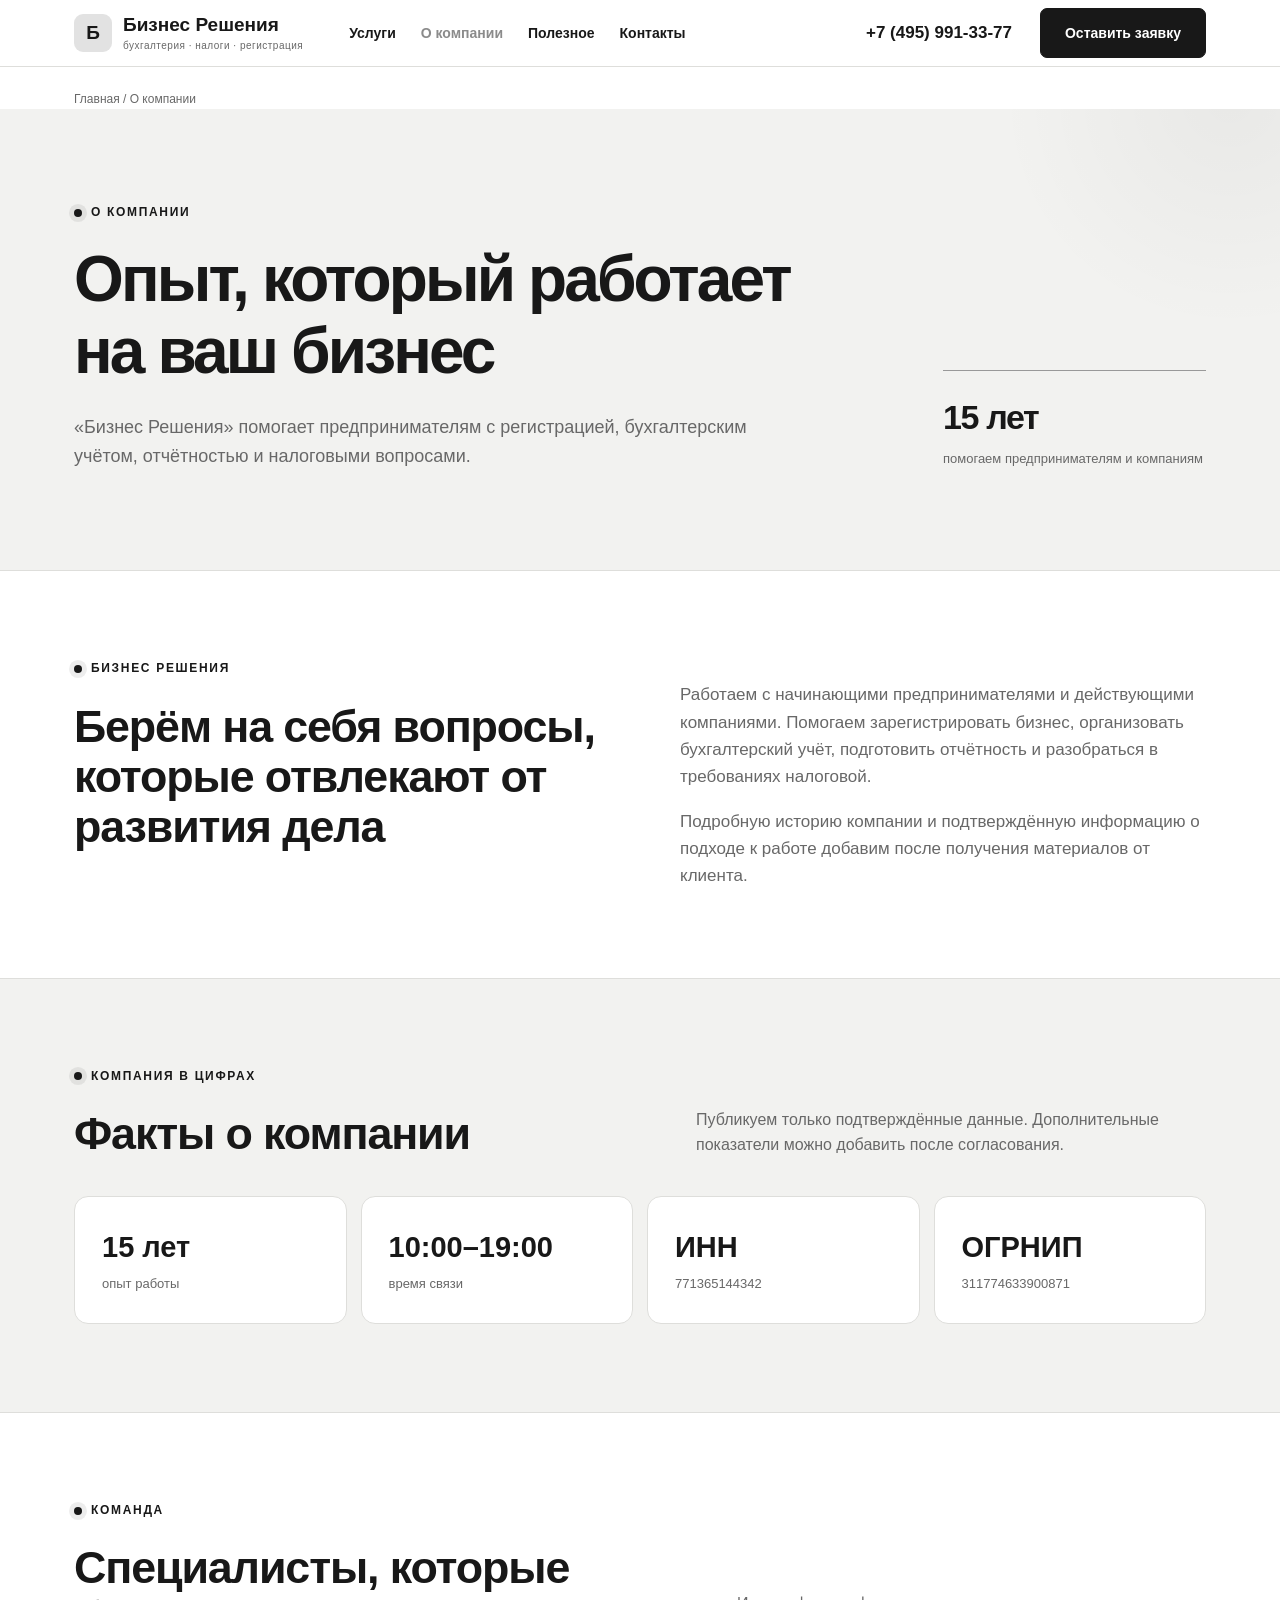
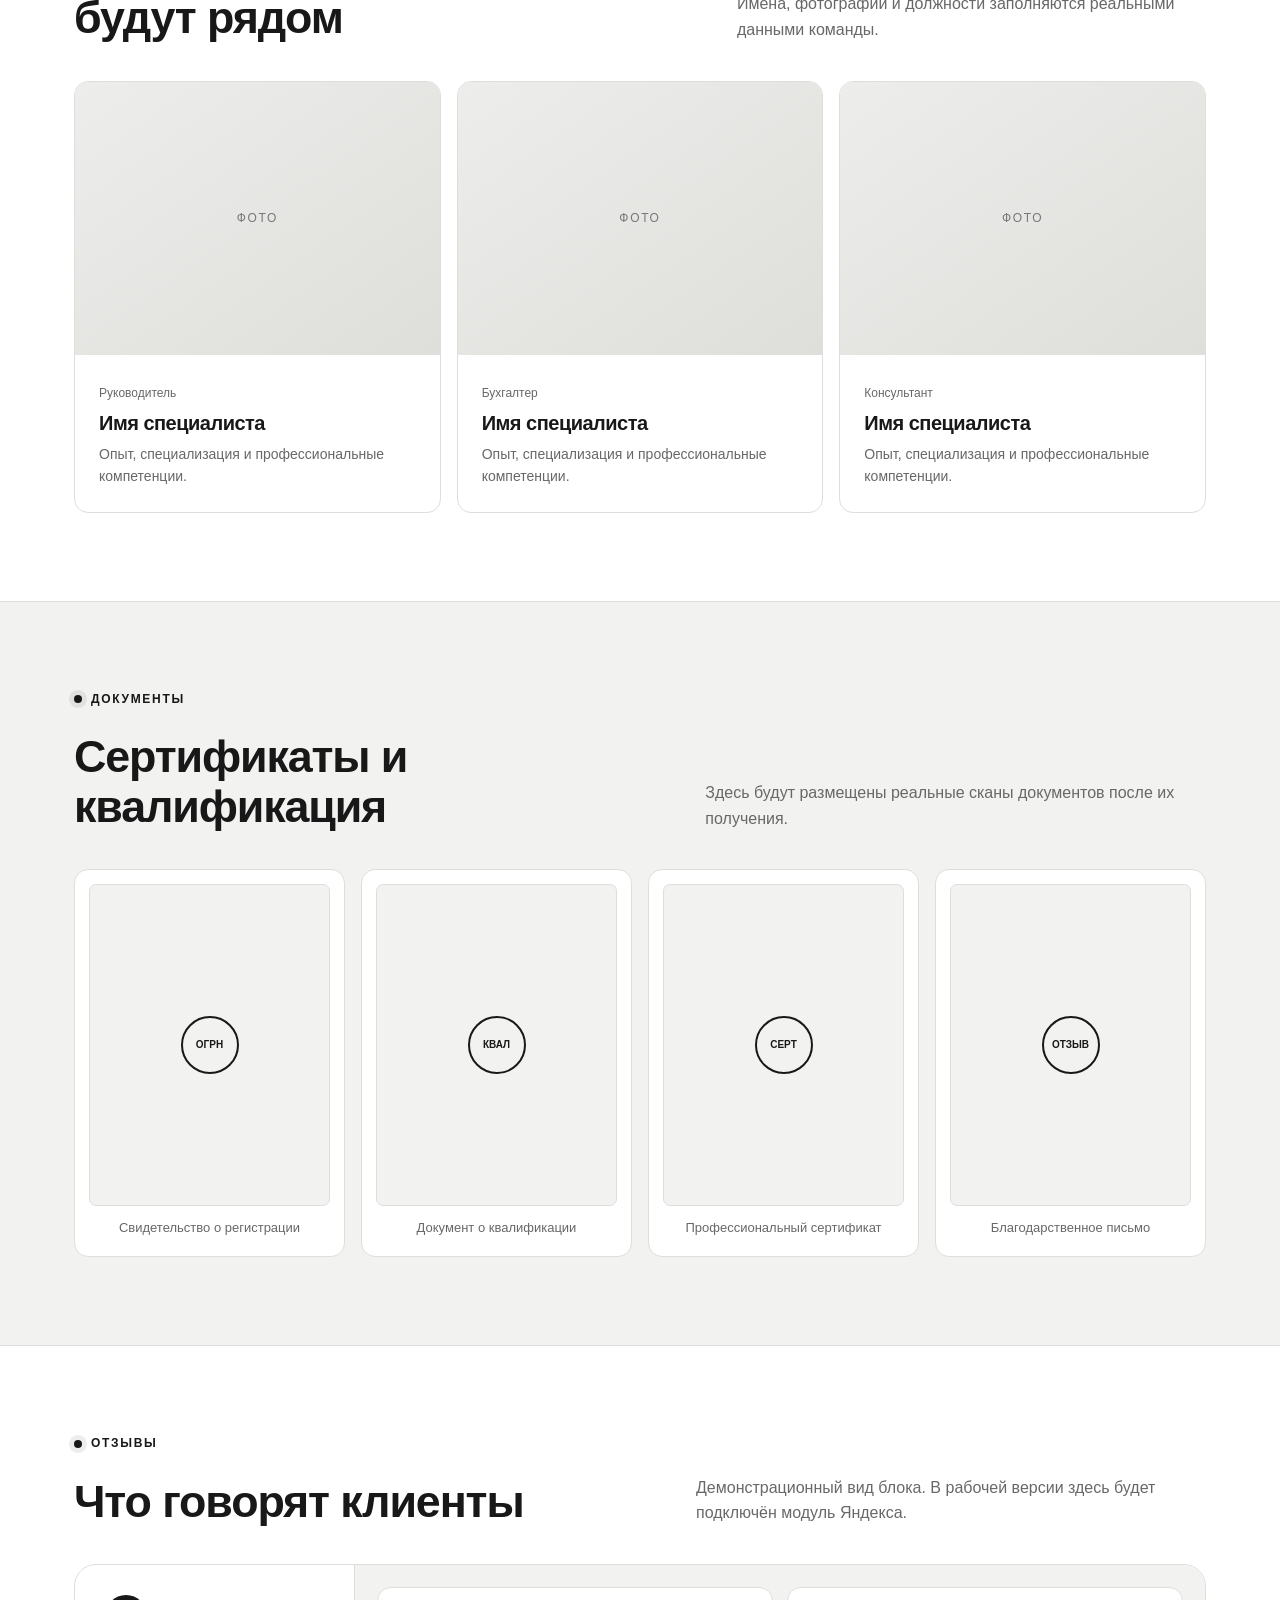
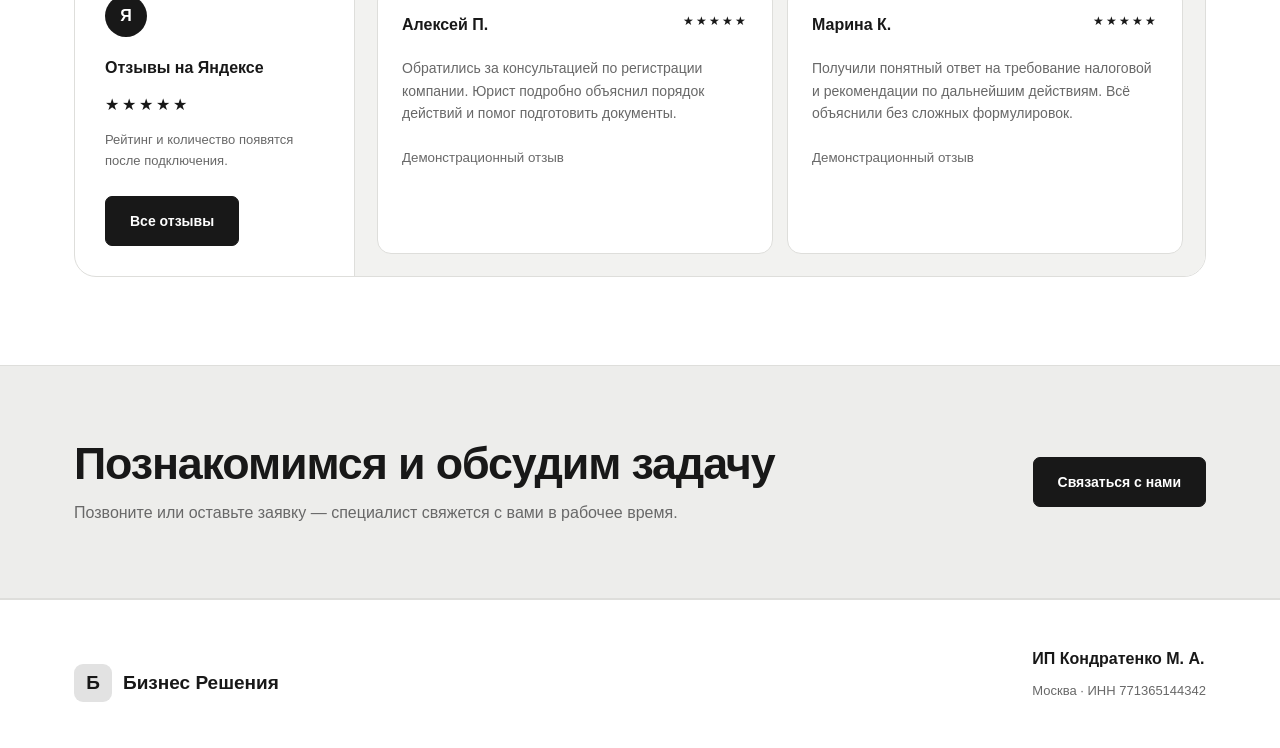
<file: about.html>
<!doctype html>
<html lang="ru">
<head>
  <meta charset="utf-8"><meta name="viewport" content="width=device-width,initial-scale=1">
  <title>О компании — Бизнес Решения</title><link rel="stylesheet" href="inner.css">
</head>
<body>
<header class="header"><nav class="nav container"><a class="logo" href="index.html"><span class="logo-mark">Б</span><span>Бизнес Решения<small>бухгалтерия · налоги · регистрация</small></span></a><div class="links"><a href="services.html">Услуги</a><a class="active" href="about.html">О компании</a><a href="blog.html">Полезное</a><a href="contacts.html">Контакты</a></div><a class="phone" href="tel:+74959913377">+7 (495) 991-33-77</a><a class="btn btn-dark" href="contacts.html#form">Оставить заявку</a><button class="burger" aria-label="Меню">☰</button></nav><div class="mobile-panel"><a href="services.html">Услуги</a><a href="about.html">О компании</a><a href="blog.html">Полезное</a><a href="contacts.html">Контакты</a></div></header>
<main>
  <div class="container crumbs"><a href="index.html">Главная</a> / О компании</div>
  <section class="hero"><div class="container hero-grid"><div><div class="eyebrow">О компании</div><h1>Опыт, который работает на ваш бизнес</h1><p>«Бизнес Решения» помогает предпринимателям с регистрацией, бухгалтерским учётом, отчётностью и налоговыми вопросами.</p></div><div class="hero-aside"><b>15 лет</b><span>помогаем предпринимателям и компаниям</span></div></div></section>

  <section class="section"><div class="container about-intro"><div><div class="eyebrow">Бизнес Решения</div><h2>Берём на себя вопросы, которые отвлекают от развития дела</h2></div><div class="prose"><p>Работаем с начинающими предпринимателями и действующими компаниями. Помогаем зарегистрировать бизнес, организовать бухгалтерский учёт, подготовить отчётность и разобраться в требованиях налоговой.</p><p>Подробную историю компании и подтверждённую информацию о подходе к работе добавим после получения материалов от клиента.</p></div></div></section>

  <section class="section soft"><div class="container"><div class="section-head"><div><div class="eyebrow">Компания в цифрах</div><h2>Факты о компании</h2></div><p>Публикуем только подтверждённые данные. Дополнительные показатели можно добавить после согласования.</p></div><div class="facts"><div class="fact"><b>15 лет</b><span>опыт работы</span></div><div class="fact"><b>10:00–19:00</b><span>время связи</span></div><div class="fact"><b>ИНН</b><span>771365144342</span></div><div class="fact"><b>ОГРНИП</b><span>311774633900871</span></div></div></div></section>

  <section class="section"><div class="container"><div class="section-head"><div><div class="eyebrow">Команда</div><h2>Специалисты, которые будут рядом</h2></div><p>Имена, фотографии и должности заполняются реальными данными команды.</p></div><div class="team-grid"><article class="team-card"><div class="team-photo"><span>Фото</span></div><div class="team-copy"><span>Руководитель</span><h3>Имя специалиста</h3><p>Опыт, специализация и профессиональные компетенции.</p></div></article><article class="team-card"><div class="team-photo"><span>Фото</span></div><div class="team-copy"><span>Бухгалтер</span><h3>Имя специалиста</h3><p>Опыт, специализация и профессиональные компетенции.</p></div></article><article class="team-card"><div class="team-photo"><span>Фото</span></div><div class="team-copy"><span>Консультант</span><h3>Имя специалиста</h3><p>Опыт, специализация и профессиональные компетенции.</p></div></article></div></div></section>

  <section class="section soft" id="certificates"><div class="container"><div class="section-head"><div><div class="eyebrow">Документы</div><h2>Сертификаты и квалификация</h2></div><p>Здесь будут размещены реальные сканы документов после их получения.</p></div><div class="cert-grid"><article class="cert-card"><div class="cert-sheet"><span>ОГРН</span></div><p>Свидетельство о регистрации</p></article><article class="cert-card"><div class="cert-sheet"><span>КВАЛ</span></div><p>Документ о квалификации</p></article><article class="cert-card"><div class="cert-sheet"><span>СЕРТ</span></div><p>Профессиональный сертификат</p></article><article class="cert-card"><div class="cert-sheet"><span>ОТЗЫВ</span></div><p>Благодарственное письмо</p></article></div></div></section>

  <section class="section" id="reviews"><div class="container"><div class="section-head"><div><div class="eyebrow">Отзывы</div><h2>Что говорят клиенты</h2></div><p>Демонстрационный вид блока. В рабочей версии здесь будет подключён модуль Яндекса.</p></div><div class="reviews-shell"><aside class="review-score"><span class="yandex-mark">Я</span><strong>Отзывы на Яндексе</strong><div class="score-line">★★★★★</div><p>Рейтинг и количество появятся после подключения.</p><a class="btn btn-dark" href="#">Все отзывы</a></aside><div class="review-list"><article class="review-card"><div class="review-head"><b>Алексей П.</b><span>★★★★★</span></div><p>Обратились за консультацией по регистрации компании. Юрист подробно объяснил порядок действий и помог подготовить документы.</p><small>Демонстрационный отзыв</small></article><article class="review-card"><div class="review-head"><b>Марина К.</b><span>★★★★★</span></div><p>Получили понятный ответ на требование налоговой и рекомендации по дальнейшим действиям. Всё объяснили без сложных формулировок.</p><small>Демонстрационный отзыв</small></article></div></div></div></section>

  <section class="cta"><div class="container cta-grid"><div><h2>Познакомимся и обсудим задачу</h2><p>Позвоните или оставьте заявку — специалист свяжется с вами в рабочее время.</p></div><a class="btn" href="contacts.html#form">Связаться с нами</a></div></section>
</main>
<footer class="footer"><div class="container footer-grid"><div class="logo"><span class="logo-mark">Б</span><span>Бизнес Решения</span></div><div><b>ИП Кондратенко М. А.</b><p>Москва · ИНН 771365144342</p></div></div></footer>
<script src="inner.js"></script>
</body></html>
</file>
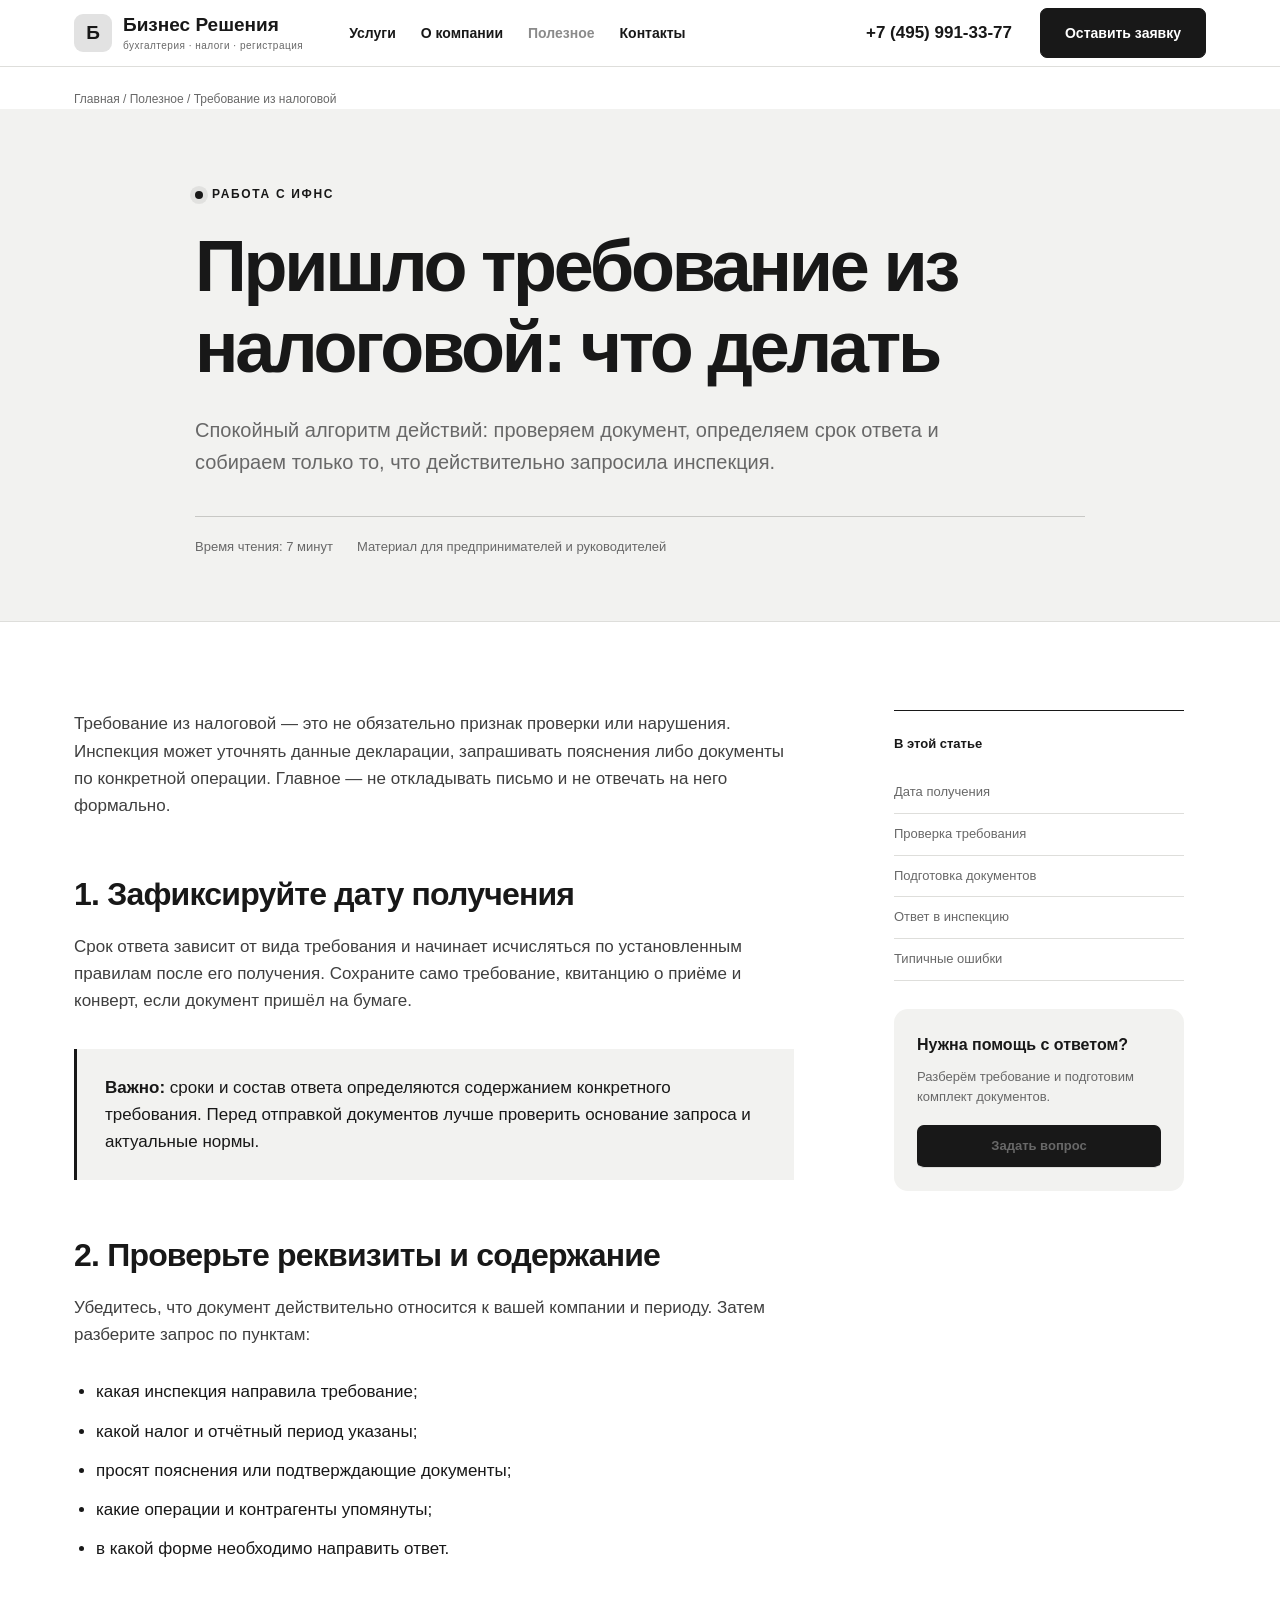
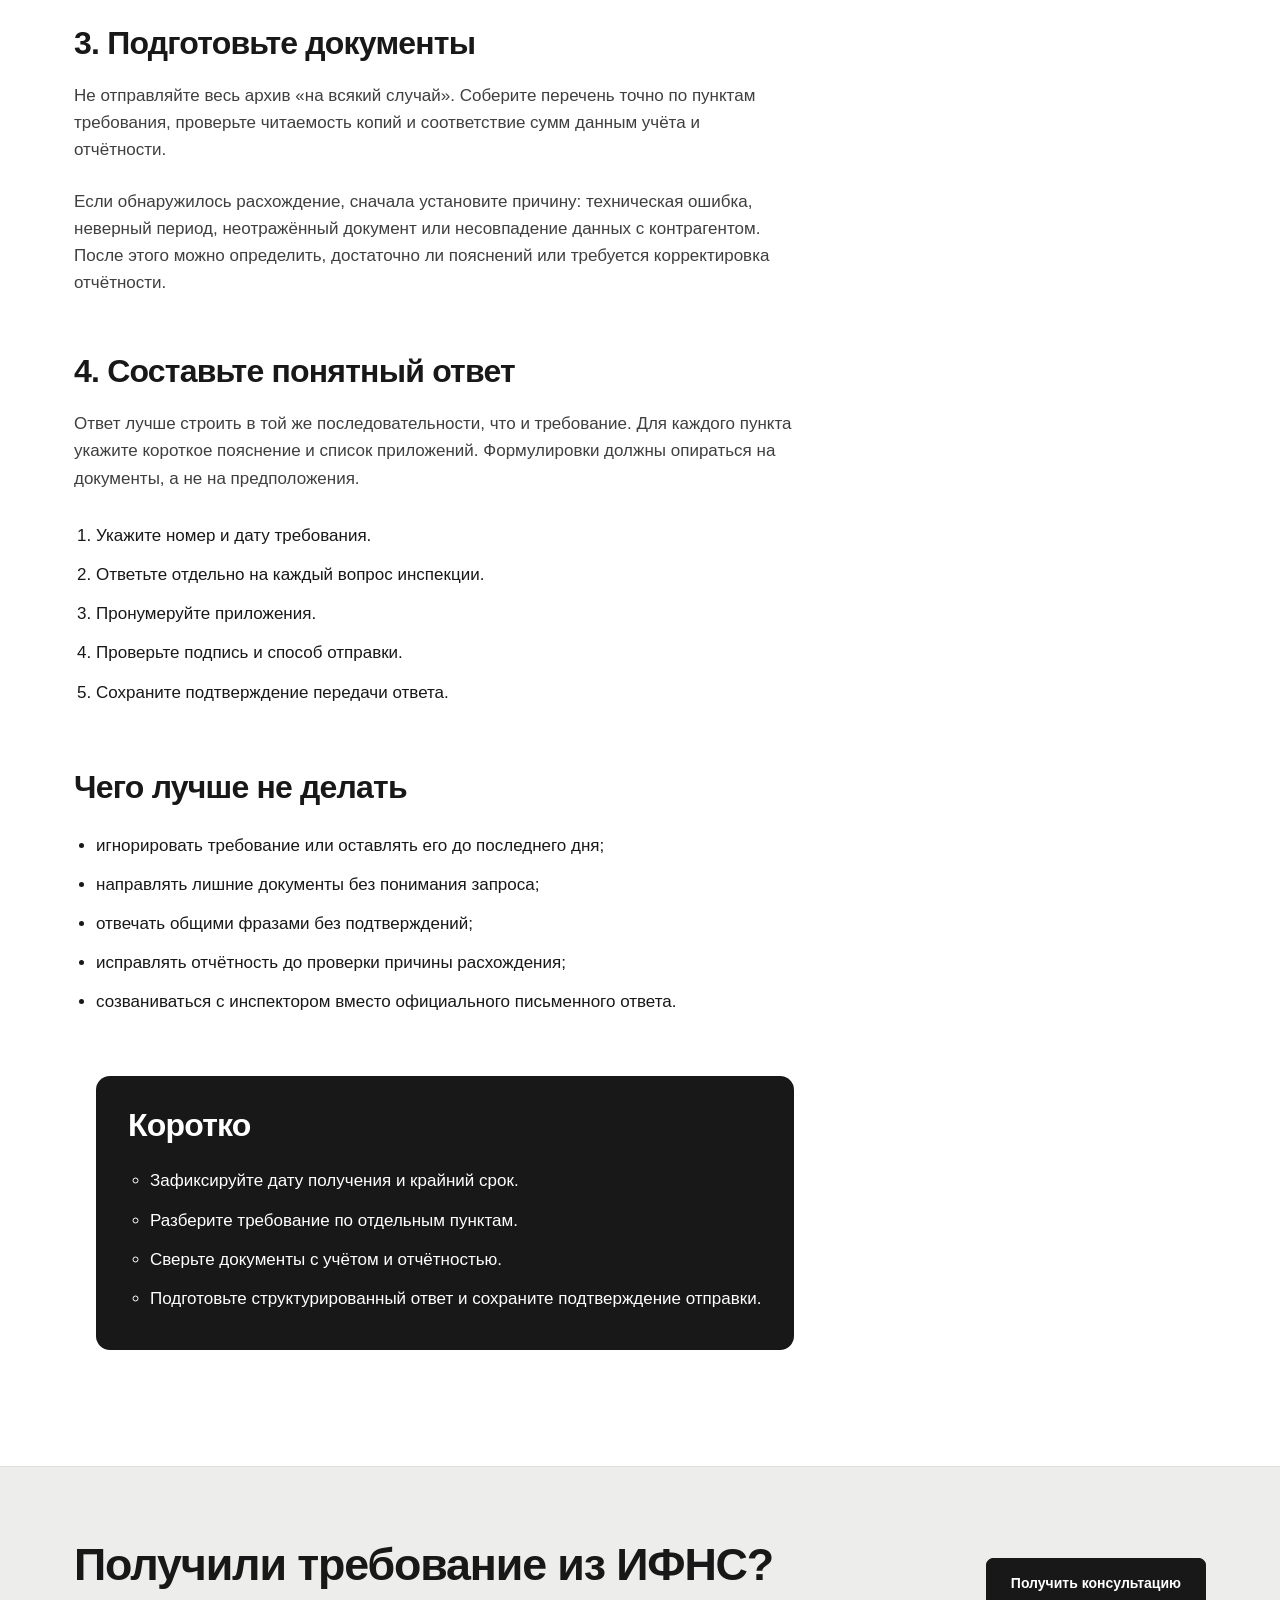
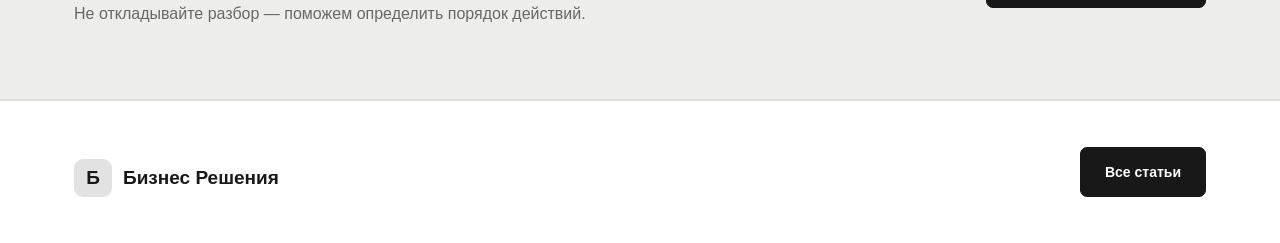
<file: article-tax-demand.html>
<!doctype html>
<html lang="ru">
<head>
  <meta charset="utf-8">
  <meta name="viewport" content="width=device-width,initial-scale=1">
  <meta name="description" content="Что делать, если пришло требование из налоговой: сроки, документы, подготовка ответа и типичные ошибки.">
  <title>Пришло требование из налоговой: что делать — Бизнес Решения</title>
  <link rel="stylesheet" href="inner.css">
</head>
<body>
<header class="header">
  <nav class="nav container">
    <a class="logo" href="index.html"><span class="logo-mark">Б</span><span>Бизнес Решения<small>бухгалтерия · налоги · регистрация</small></span></a>
    <div class="links"><a href="services.html">Услуги</a><a href="about.html">О компании</a><a class="active" href="blog.html">Полезное</a><a href="contacts.html">Контакты</a></div>
    <a class="phone" href="tel:+74959913377">+7 (495) 991-33-77</a>
    <a class="btn btn-dark" href="contacts.html#form">Оставить заявку</a>
    <button class="burger" aria-label="Меню">☰</button>
  </nav>
  <div class="mobile-panel"><a href="services.html">Услуги</a><a href="about.html">О компании</a><a href="blog.html">Полезное</a><a href="contacts.html">Контакты</a></div>
</header>
<main>
  <div class="container crumbs"><a href="index.html">Главная</a> / <a href="blog.html">Полезное</a> / Требование из налоговой</div>
  <section class="article-page-hero">
    <div class="container article-heading">
      <div class="eyebrow">Работа с ИФНС</div>
      <h1>Пришло требование из налоговой: что делать</h1>
      <p class="article-lead">Спокойный алгоритм действий: проверяем документ, определяем срок ответа и собираем только то, что действительно запросила инспекция.</p>
      <div class="article-info"><span>Время чтения: 7 минут</span><span>Материал для предпринимателей и руководителей</span></div>
    </div>
  </section>
  <section class="section">
    <div class="container article-layout">
      <article class="article-content">
        <p>Требование из налоговой — это не обязательно признак проверки или нарушения. Инспекция может уточнять данные декларации, запрашивать пояснения либо документы по конкретной операции. Главное — не откладывать письмо и не отвечать на него формально.</p>

        <h2 id="first">1. Зафиксируйте дату получения</h2>
        <p>Срок ответа зависит от вида требования и начинает исчисляться по установленным правилам после его получения. Сохраните само требование, квитанцию о приёме и конверт, если документ пришёл на бумаге.</p>
        <div class="article-note"><p><strong>Важно:</strong> сроки и состав ответа определяются содержанием конкретного требования. Перед отправкой документов лучше проверить основание запроса и актуальные нормы.</p></div>

        <h2 id="check">2. Проверьте реквизиты и содержание</h2>
        <p>Убедитесь, что документ действительно относится к вашей компании и периоду. Затем разберите запрос по пунктам:</p>
        <ul>
          <li>какая инспекция направила требование;</li>
          <li>какой налог и отчётный период указаны;</li>
          <li>просят пояснения или подтверждающие документы;</li>
          <li>какие операции и контрагенты упомянуты;</li>
          <li>в какой форме необходимо направить ответ.</li>
        </ul>

        <h2 id="prepare">3. Подготовьте документы</h2>
        <p>Не отправляйте весь архив «на всякий случай». Соберите перечень точно по пунктам требования, проверьте читаемость копий и соответствие сумм данным учёта и отчётности.</p>
        <p>Если обнаружилось расхождение, сначала установите причину: техническая ошибка, неверный период, неотражённый документ или несовпадение данных с контрагентом. После этого можно определить, достаточно ли пояснений или требуется корректировка отчётности.</p>

        <h2 id="answer">4. Составьте понятный ответ</h2>
        <p>Ответ лучше строить в той же последовательности, что и требование. Для каждого пункта укажите короткое пояснение и список приложений. Формулировки должны опираться на документы, а не на предположения.</p>
        <ol>
          <li>Укажите номер и дату требования.</li>
          <li>Ответьте отдельно на каждый вопрос инспекции.</li>
          <li>Пронумеруйте приложения.</li>
          <li>Проверьте подпись и способ отправки.</li>
          <li>Сохраните подтверждение передачи ответа.</li>
        </ol>

        <h2 id="mistakes">Чего лучше не делать</h2>
        <ul>
          <li>игнорировать требование или оставлять его до последнего дня;</li>
          <li>направлять лишние документы без понимания запроса;</li>
          <li>отвечать общими фразами без подтверждений;</li>
          <li>исправлять отчётность до проверки причины расхождения;</li>
          <li>созваниваться с инспектором вместо официального письменного ответа.</li>

        <div class="article-summary">
          <h2>Коротко</h2>
          <ul>
            <li>Зафиксируйте дату получения и крайний срок.</li>
            <li>Разберите требование по отдельным пунктам.</li>
            <li>Сверьте документы с учётом и отчётностью.</li>
            <li>Подготовьте структурированный ответ и сохраните подтверждение отправки.</li>
          </ul>
        </div>
      </article>
      <aside class="article-toc">
        <b>В этой статье</b>
        <nav>
          <a href="#first">Дата получения</a>
          <a href="#check">Проверка требования</a>
          <a href="#prepare">Подготовка документов</a>
          <a href="#answer">Ответ в инспекцию</a>
          <a href="#mistakes">Типичные ошибки</a>
        </nav>
        <div class="article-contact">
          <strong>Нужна помощь с ответом?</strong>
          <p>Разберём требование и подготовим комплект документов.</p>
          <a class="btn btn-dark" href="contacts.html#form">Задать вопрос</a>
        </div>
      </aside>
    </div>
  </section>
  <section class="cta"><div class="container cta-grid"><div><h2>Получили требование из ИФНС?</h2><p>Не откладывайте разбор — поможем определить порядок действий.</p></div><a class="btn btn-dark" href="contacts.html#form">Получить консультацию</a></div></section>
</main>
<footer class="footer"><div class="container footer-grid"><div class="logo"><span class="logo-mark">Б</span><span>Бизнес Решения</span></div><div><a class="btn btn-dark" href="blog.html">Все статьи</a></div></div></footer>
<script src="inner.js"></script>
</body>
</html>
</file>
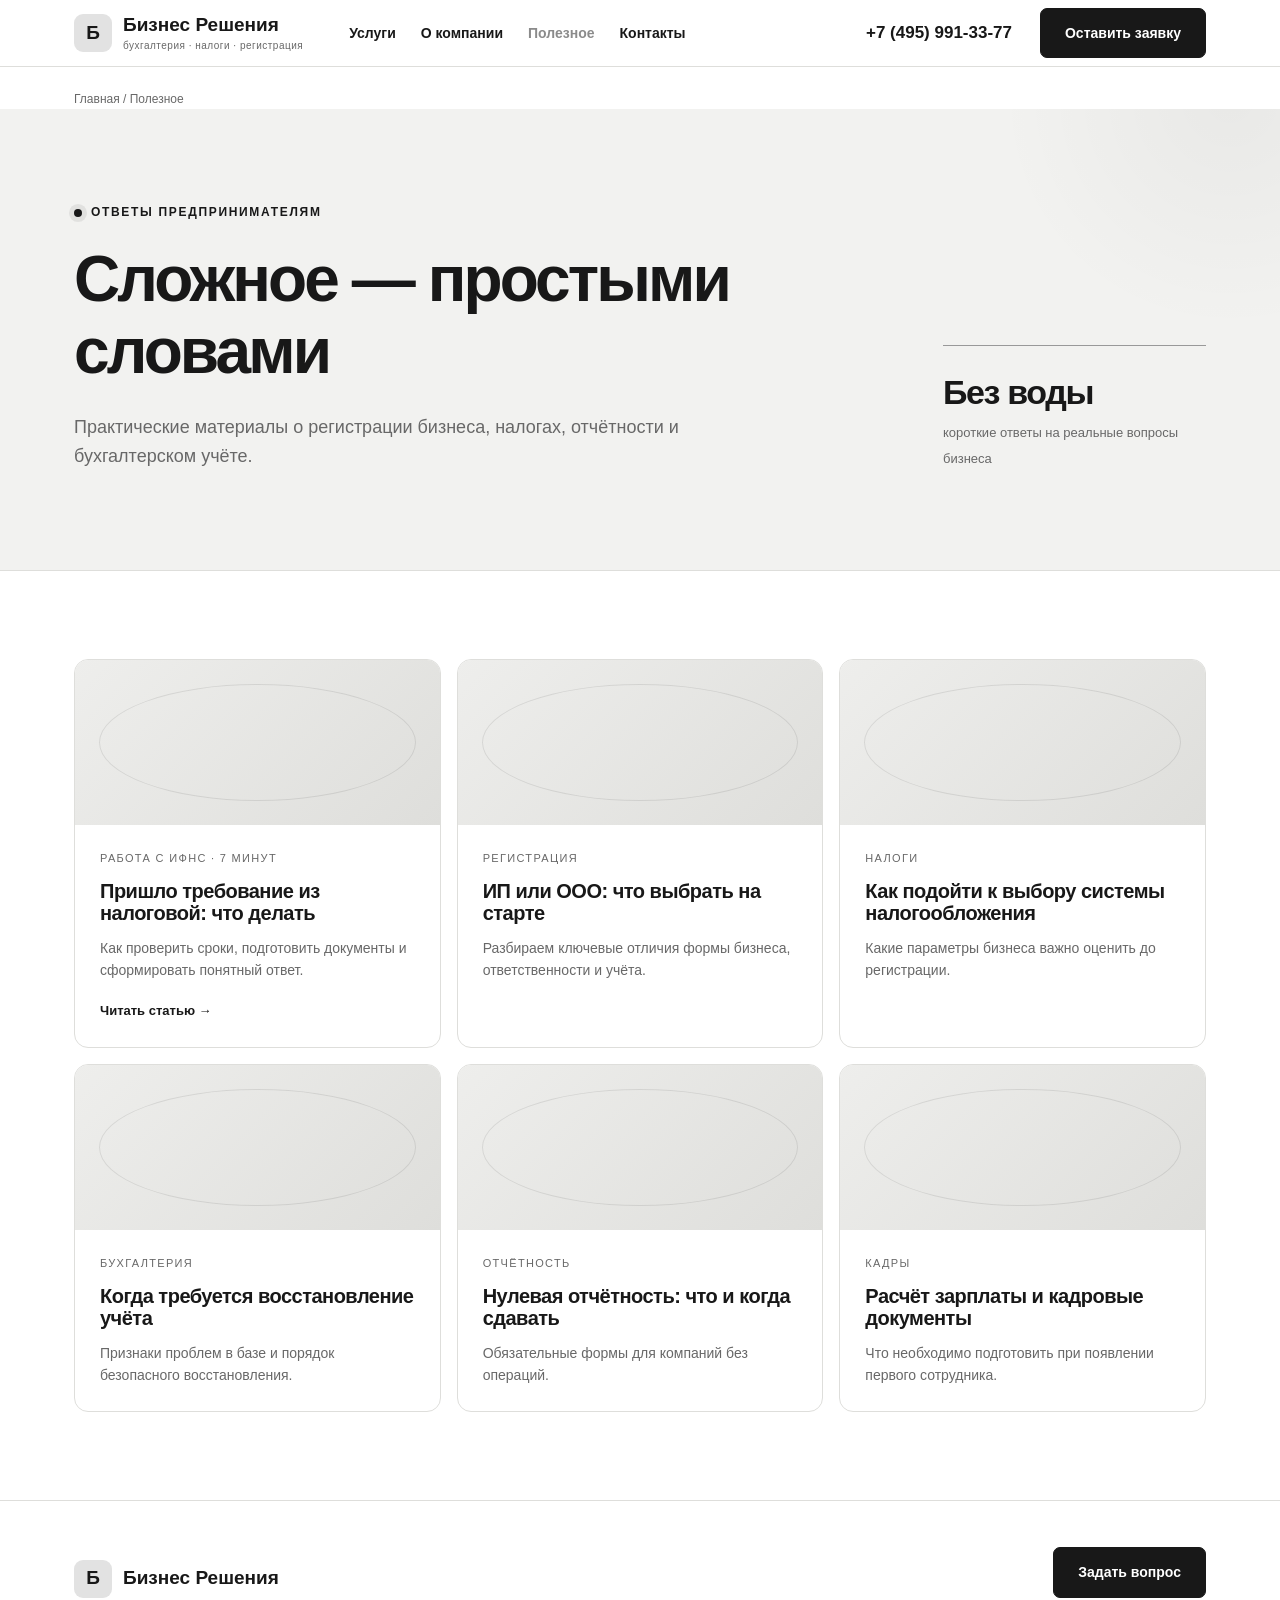
<file: blog.html>
<!doctype html><html lang="ru"><head><meta charset="utf-8"><meta name="viewport" content="width=device-width,initial-scale=1"><title>Полезное — Бизнес Решения</title><link rel="stylesheet" href="inner.css"></head><body>
<header class="header"><nav class="nav container"><a class="logo" href="index.html"><span class="logo-mark">Б</span><span>Бизнес Решения<small>бухгалтерия · налоги · регистрация</small></span></a><div class="links"><a href="services.html">Услуги</a><a href="about.html">О компании</a><a class="active" href="blog.html">Полезное</a><a href="contacts.html">Контакты</a></div><a class="phone" href="tel:+74959913377">+7 (495) 991-33-77</a><a class="btn btn-dark" href="contacts.html#form">Оставить заявку</a><button class="burger" aria-label="Меню">☰</button></nav><div class="mobile-panel"><a href="services.html">Услуги</a><a href="about.html">О компании</a><a href="blog.html">Полезное</a><a href="contacts.html">Контакты</a></div></header>
<main><div class="container crumbs"><a href="index.html">Главная</a> / Полезное</div><section class="hero"><div class="container hero-grid"><div><div class="eyebrow">Ответы предпринимателям</div><h1>Сложное — простыми словами</h1><p>Практические материалы о регистрации бизнеса, налогах, отчётности и бухгалтерском учёте.</p></div><div class="hero-aside"><b>Без воды</b><span>короткие ответы на реальные вопросы бизнеса</span></div></div></section>
<section class="section"><div class="container"><div class="article-grid"><a class="article" href="article-tax-demand.html"><div class="visual"></div><div class="body"><div class="meta">Работа с ИФНС · 7 минут</div><h3>Пришло требование из налоговой: что делать</h3><p>Как проверить сроки, подготовить документы и сформировать понятный ответ.</p><span class="article-link">Читать статью →</span></div></a><article class="article"><div class="visual"></div><div class="body"><div class="meta">Регистрация</div><h3>ИП или ООО: что выбрать на старте</h3><p>Разбираем ключевые отличия формы бизнеса, ответственности и учёта.</p></div></article><article class="article"><div class="visual"></div><div class="body"><div class="meta">Налоги</div><h3>Как подойти к выбору системы налогообложения</h3><p>Какие параметры бизнеса важно оценить до регистрации.</p></div></article><article class="article"><div class="visual"></div><div class="body"><div class="meta">Бухгалтерия</div><h3>Когда требуется восстановление учёта</h3><p>Признаки проблем в базе и порядок безопасного восстановления.</p></div></article><article class="article"><div class="visual"></div><div class="body"><div class="meta">Отчётность</div><h3>Нулевая отчётность: что и когда сдавать</h3><p>Обязательные формы для компаний без операций.</p></div></article><article class="article"><div class="visual"></div><div class="body"><div class="meta">Кадры</div><h3>Расчёт зарплаты и кадровые документы</h3><p>Что необходимо подготовить при появлении первого сотрудника.</p></div></article></div></div></section></main><footer class="footer"><div class="container footer-grid"><div class="logo"><span class="logo-mark">Б</span><span>Бизнес Решения</span></div><div><a class="btn btn-dark" href="contacts.html#form">Задать вопрос</a></div></div></footer><script src="inner.js"></script></body></html>
</file>
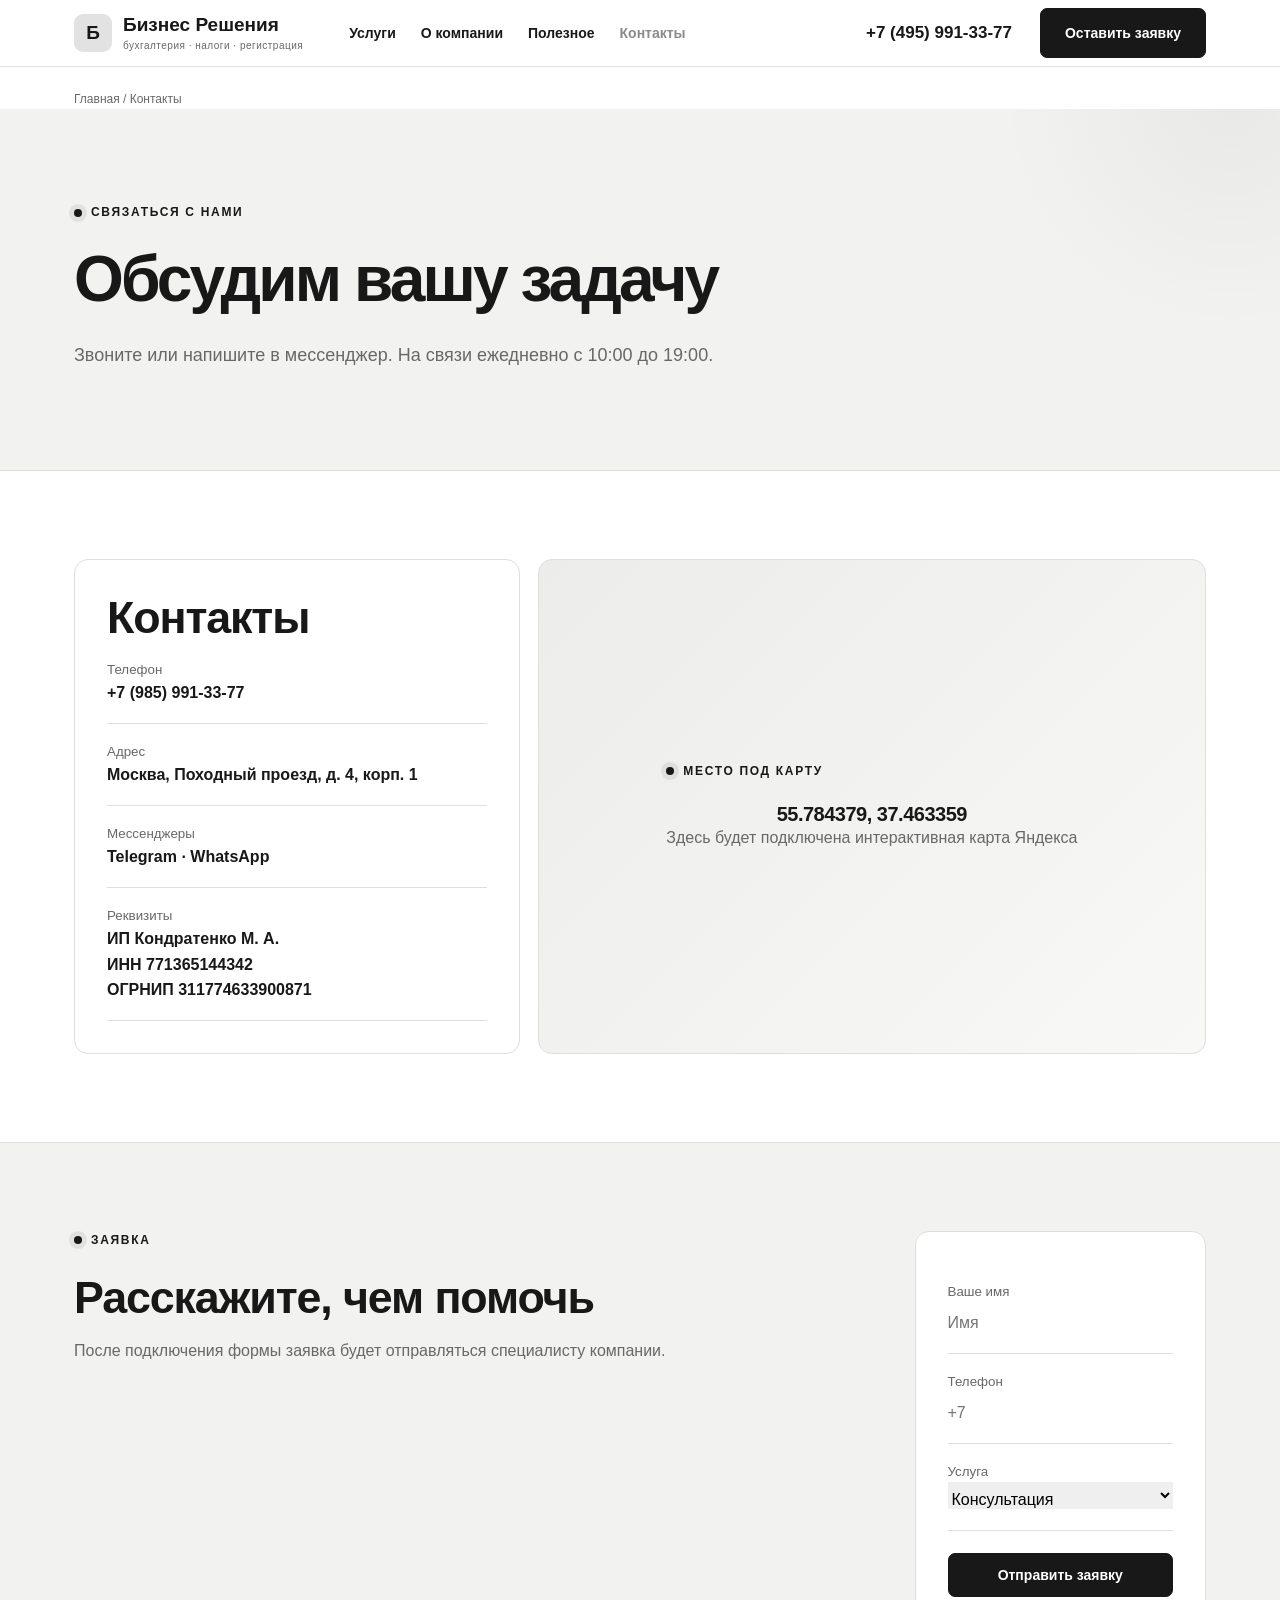
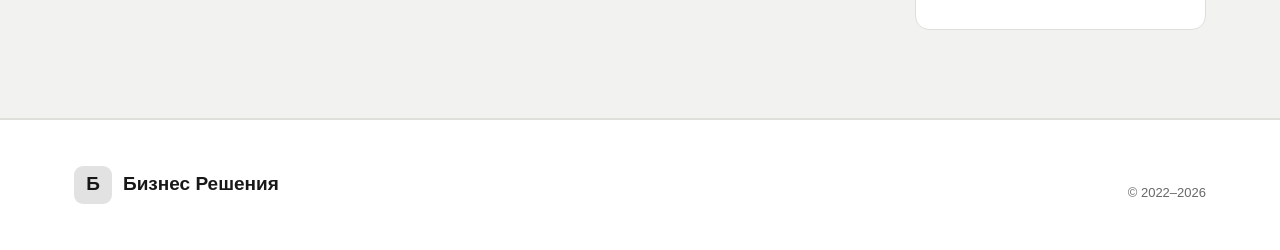
<file: contacts.html>
<!doctype html><html lang="ru"><head><meta charset="utf-8"><meta name="viewport" content="width=device-width,initial-scale=1"><title>Контакты — Бизнес Решения</title><link rel="stylesheet" href="inner.css"></head><body>
<header class="header"><nav class="nav container"><a class="logo" href="index.html"><span class="logo-mark">Б</span><span>Бизнес Решения<small>бухгалтерия · налоги · регистрация</small></span></a><div class="links"><a href="services.html">Услуги</a><a href="about.html">О компании</a><a href="blog.html">Полезное</a><a class="active" href="contacts.html">Контакты</a></div><a class="phone" href="tel:+74959913377">+7 (495) 991-33-77</a><a class="btn btn-dark" href="#form">Оставить заявку</a><button class="burger" aria-label="Меню">☰</button></nav><div class="mobile-panel"><a href="services.html">Услуги</a><a href="about.html">О компании</a><a href="blog.html">Полезное</a><a href="contacts.html">Контакты</a></div></header>
<main><div class="container crumbs"><a href="index.html">Главная</a> / Контакты</div><section class="hero"><div class="container"><div class="eyebrow">Связаться с нами</div><h1>Обсудим вашу задачу</h1><p>Звоните или напишите в мессенджер. На связи ежедневно с 10:00 до 19:00.</p></div></section><section class="section"><div class="container contacts-grid"><div class="contact-card"><h2>Контакты</h2><div class="contact-row"><small>Телефон</small><b><a href="tel:+79859913377">+7 (985) 991-33-77</a></b></div><div class="contact-row"><small>Адрес</small><b>Москва, Походный проезд, д. 4, корп. 1</b></div><div class="contact-row"><small>Мессенджеры</small><b><a href="https://t.me/debet_kredit_my">Telegram</a> · <a href="https://wa.me/79859913377">WhatsApp</a></b></div><div class="contact-row"><small>Реквизиты</small><b>ИП Кондратенко М. А.<br>ИНН 771365144342<br>ОГРНИП 311774633900871</b></div></div><div class="map"><div><div class="eyebrow">Место под карту</div><h3>55.784379, 37.463359</h3><p>Здесь будет подключена интерактивная карта Яндекса</p></div></div></div></section><section class="section soft" id="form"><div class="container content-grid"><div><div class="eyebrow">Заявка</div><h2>Расскажите, чем помочь</h2><p style="margin-top:16px">После подключения формы заявка будет отправляться специалисту компании.</p></div><form class="contact-card" onsubmit="return false"><div class="contact-row"><small>Ваше имя</small><input style="border:0;font:inherit;width:100%;padding-top:8px" placeholder="Имя"></div><div class="contact-row"><small>Телефон</small><input style="border:0;font:inherit;width:100%;padding-top:8px" placeholder="+7"></div><div class="contact-row"><small>Услуга</small><select style="border:0;font:inherit;width:100%;padding-top:8px"><option>Консультация</option><option>Регистрация ИП</option><option>Регистрация ООО</option><option>Бухгалтерский учёт</option></select></div><button class="btn btn-dark" style="width:100%;margin-top:22px">Отправить заявку</button></form></div></section></main><footer class="footer"><div class="container footer-grid"><div class="logo"><span class="logo-mark">Б</span><span>Бизнес Решения</span></div><div><p>© 2022–2026</p></div></div></footer><script src="inner.js"></script></body></html>
</file>
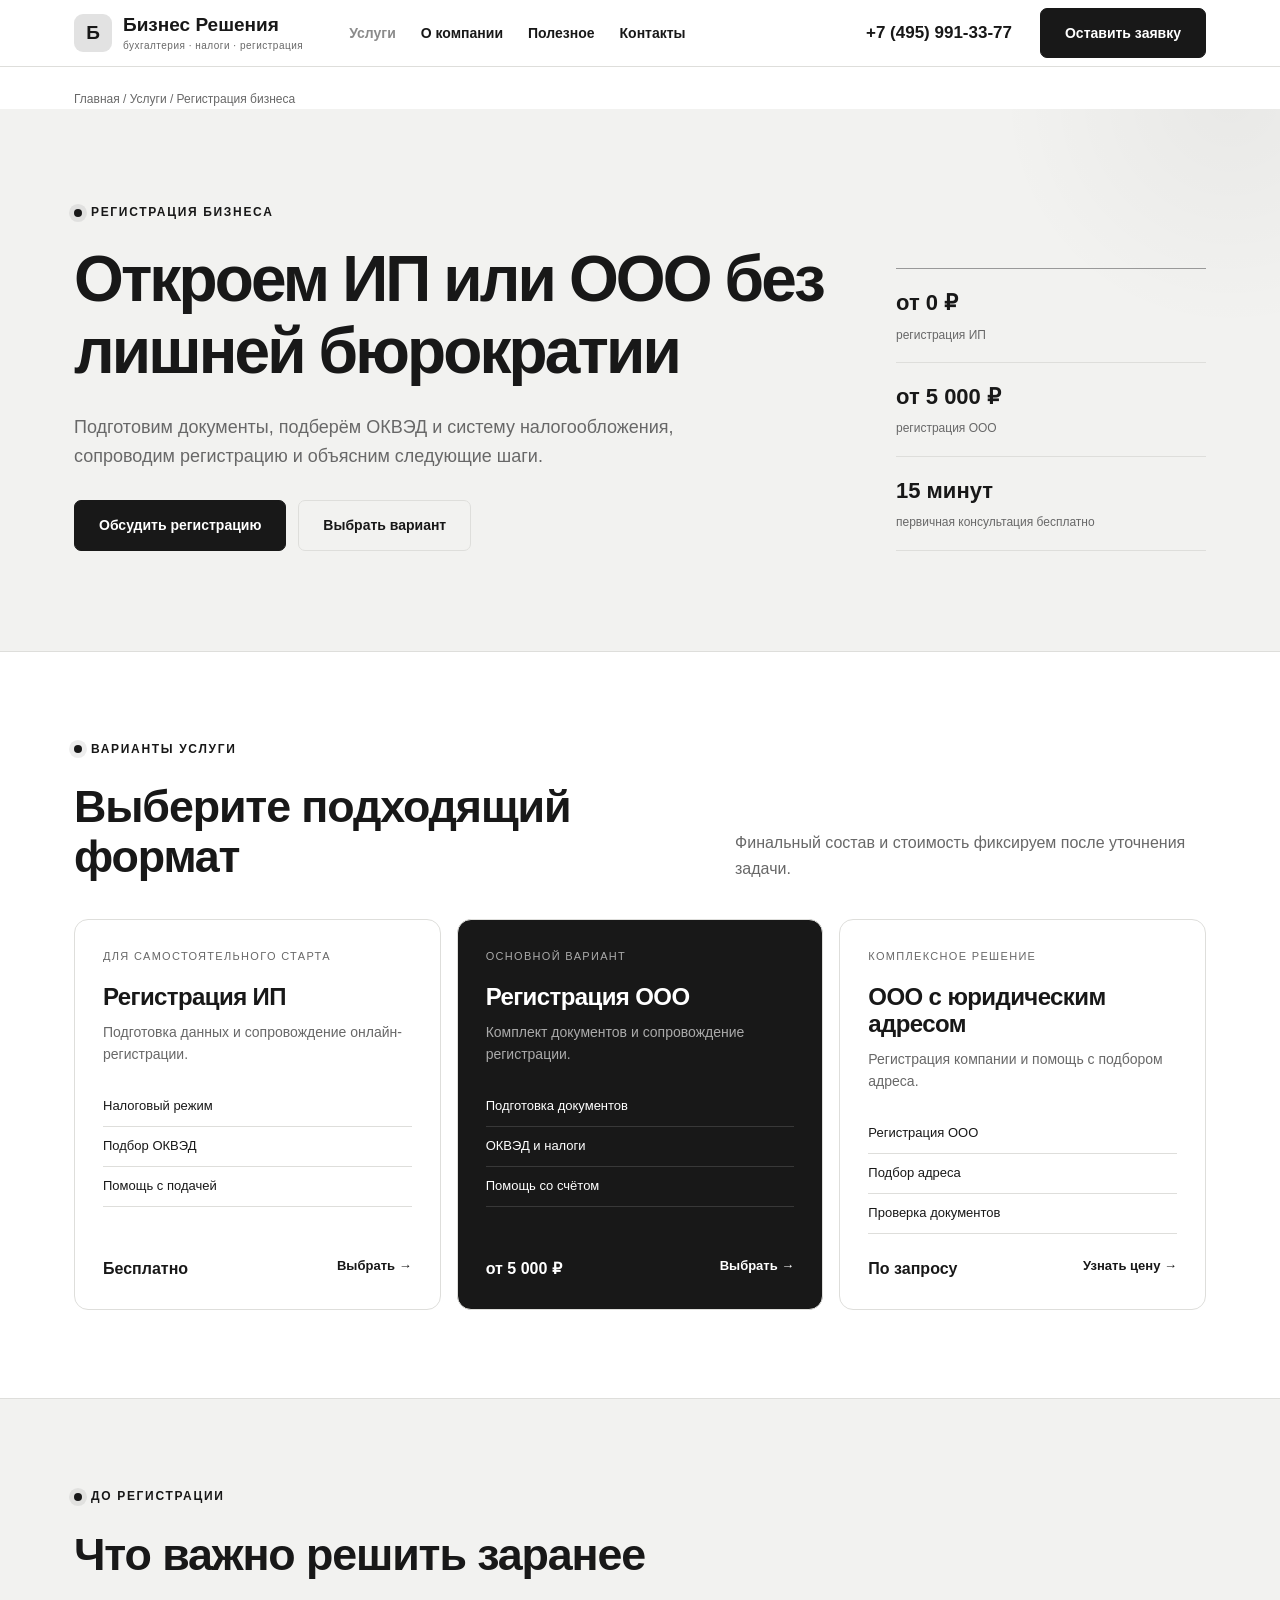
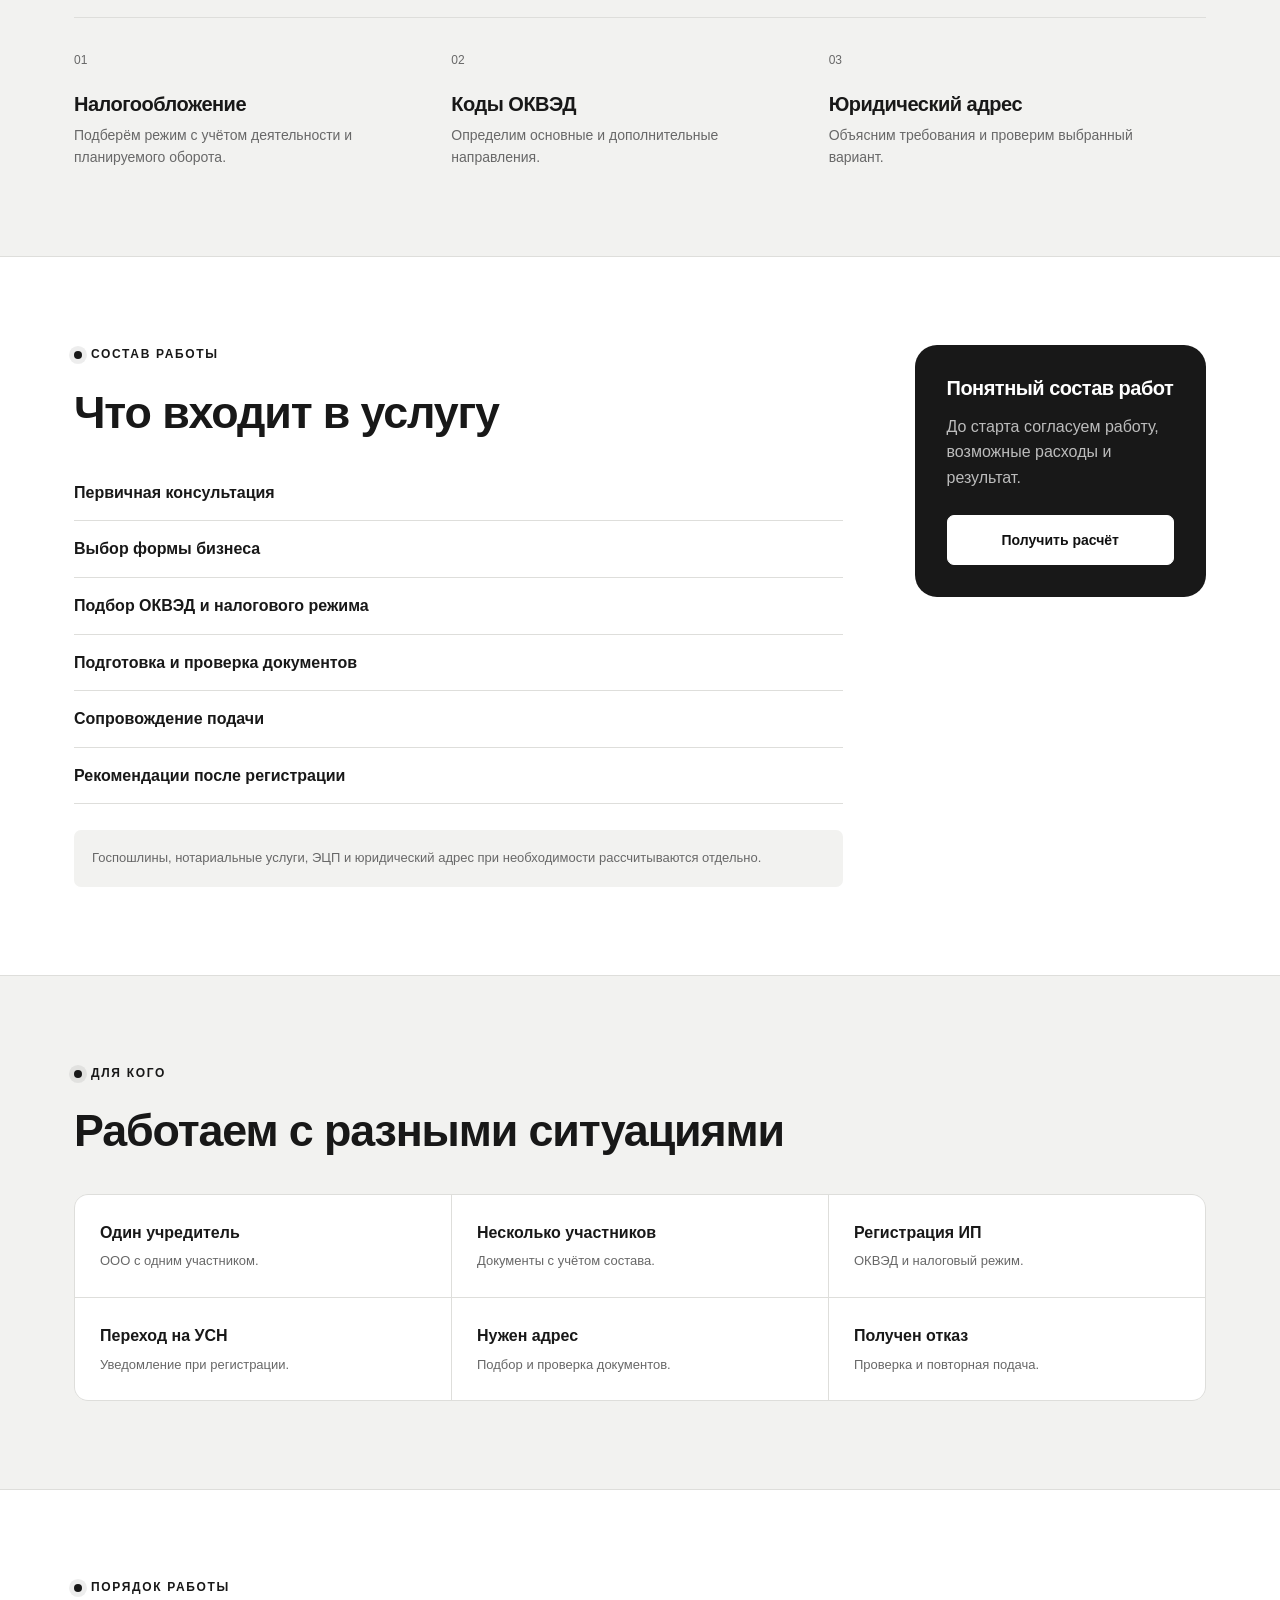
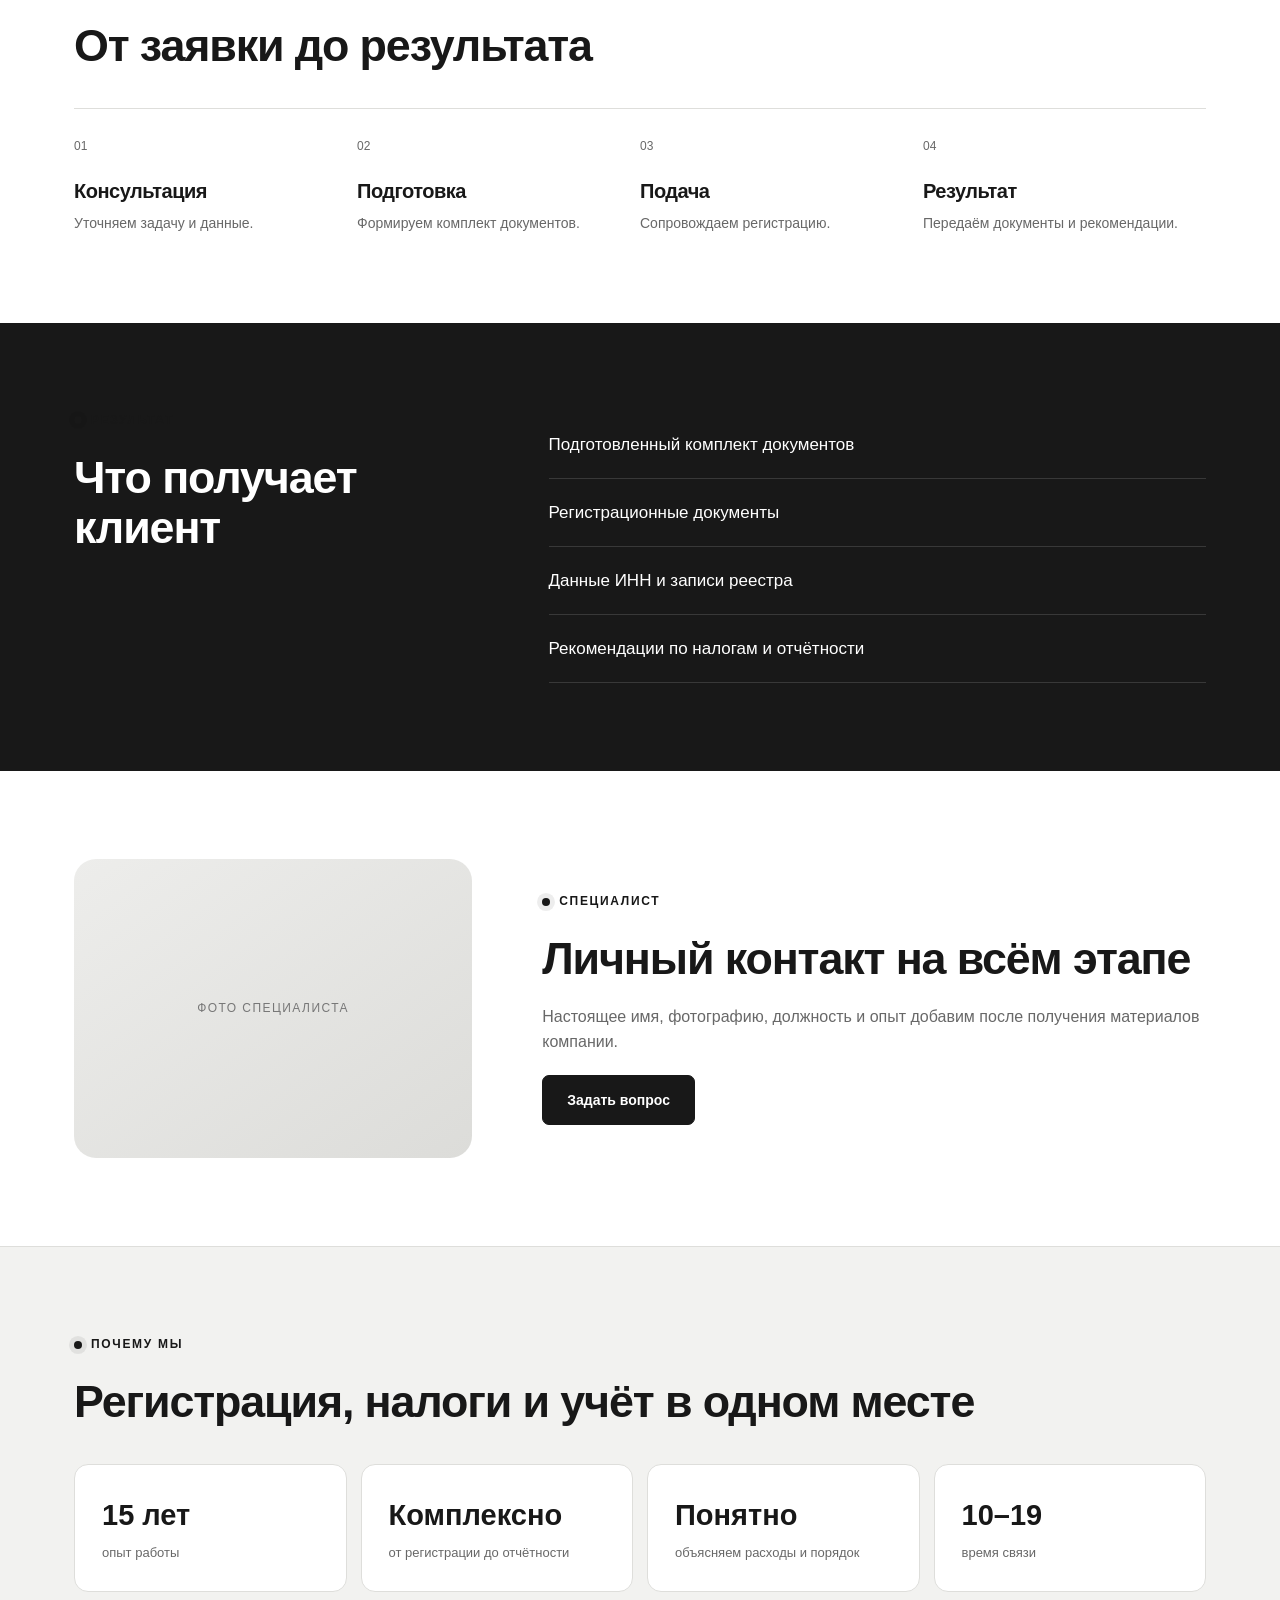
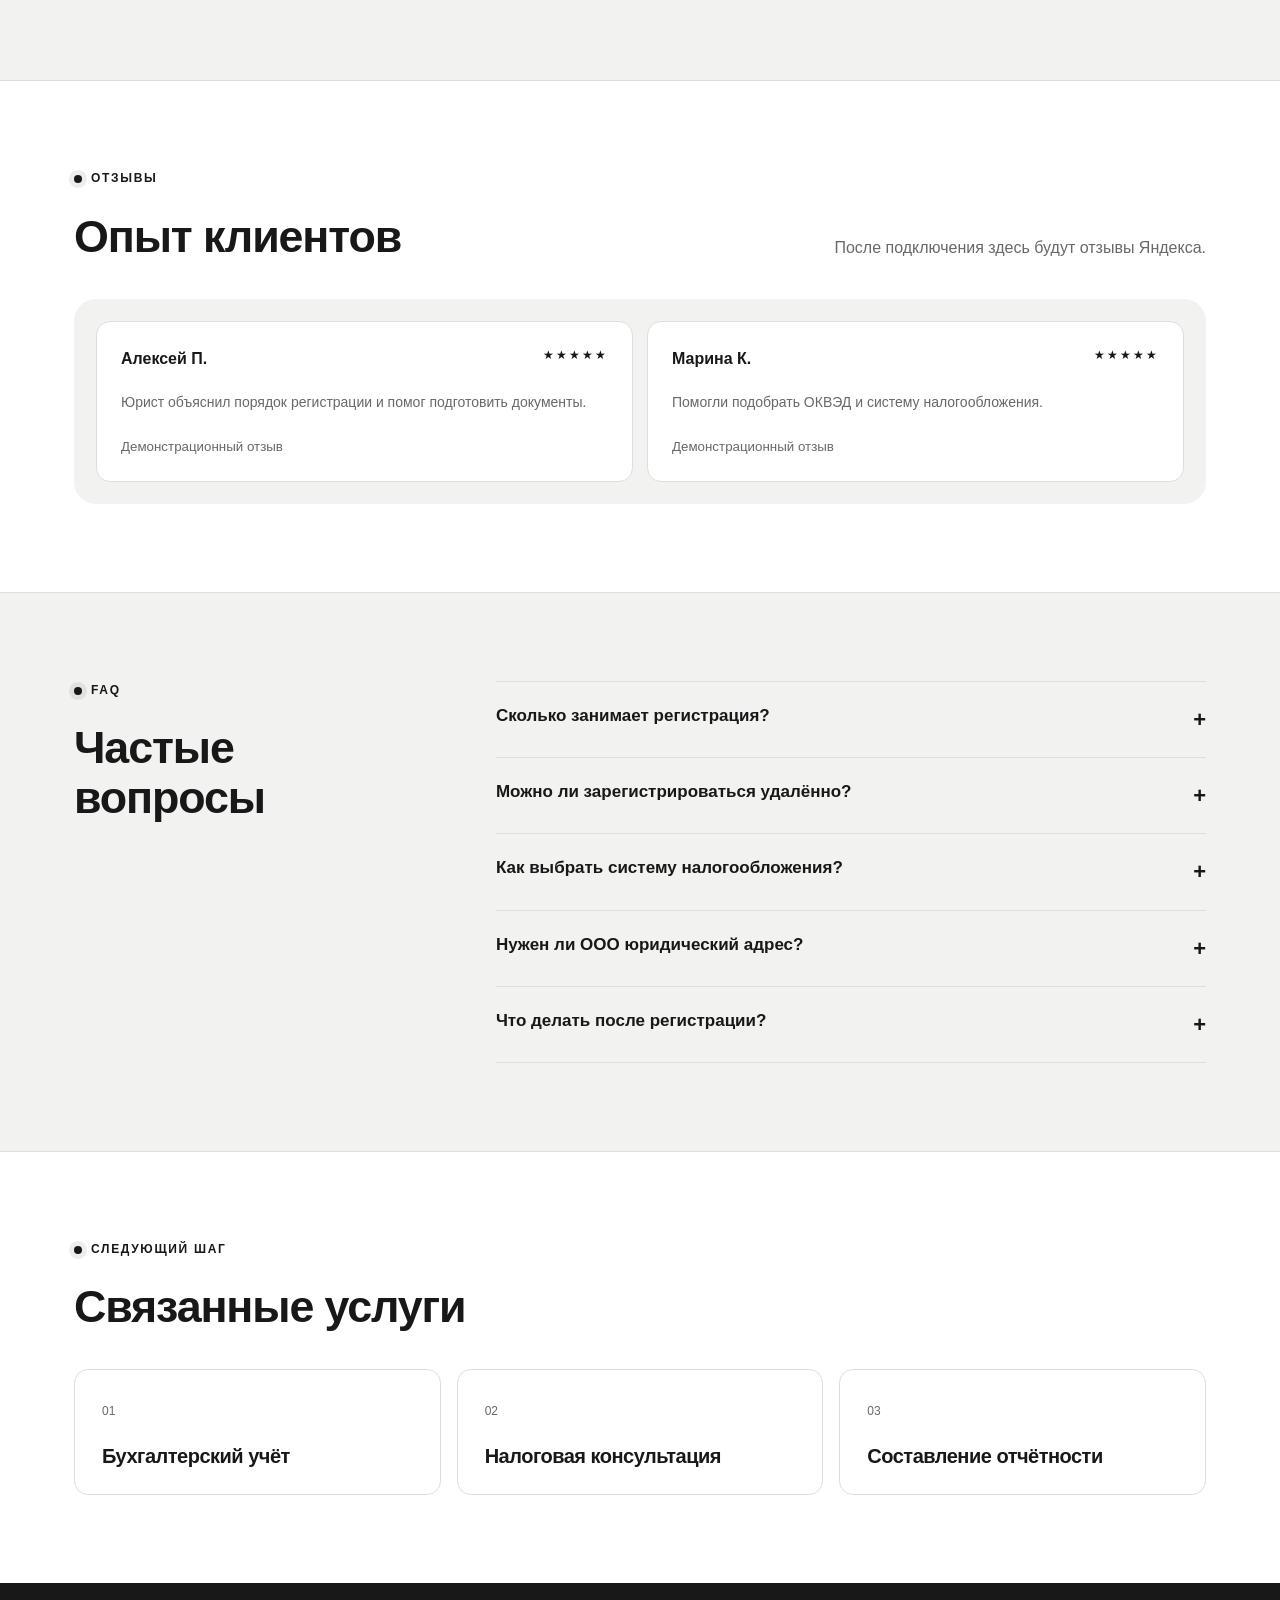
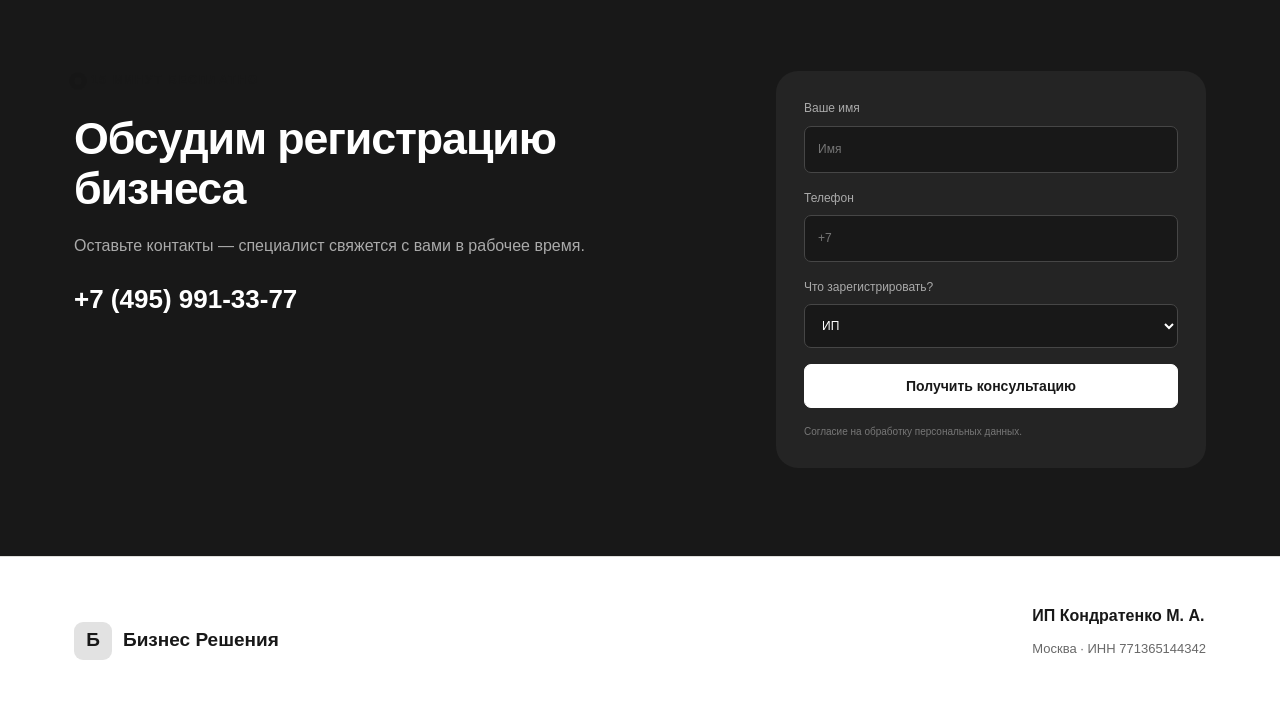
<file: service-registration.html>
<!doctype html><html lang="ru"><head><meta charset="utf-8"><meta name="viewport" content="width=device-width,initial-scale=1"><title>Регистрация бизнеса — Бизнес Решения</title><link rel="stylesheet" href="inner.css"><style>
.service-hero-grid{display:grid;grid-template-columns:minmax(0,1.45fr) 310px;gap:70px;align-items:end}.service-hero h1{max-width:800px}.hero-actions{display:flex;gap:12px;margin-top:30px}.service-summary{border-top:1px solid #999}.service-summary div{padding:16px 0;border-bottom:1px solid var(--line)}.service-summary b{display:block;font-size:22px}.service-summary span{font-size:12px;color:var(--muted)}
.offer-grid{display:grid;grid-template-columns:repeat(3,1fr);gap:16px}.offer-card{border:1px solid var(--line);border-radius:var(--r-md);padding:28px;display:flex;flex-direction:column;min-height:380px}.offer-card.featured{background:var(--ink);color:#fff}.offer-card.featured p,.offer-card.featured>span{color:#aaa}.offer-card>span{font-size:11px;text-transform:uppercase;letter-spacing:.12em;color:var(--muted)}.offer-card h3{font-size:24px;margin:18px 0 10px}.offer-card p{font-size:14px}.offer-card ul{list-style:none;margin:22px 0}.offer-card li{padding:9px 0;border-bottom:1px solid var(--line);font-size:13px}.offer-card.featured li{border-color:#383838}.offer-card>div{margin-top:auto;display:flex;justify-content:space-between;gap:14px}.offer-card a{font-size:13px;font-weight:600}
.decision-grid{display:grid;grid-template-columns:repeat(3,1fr);border-top:1px solid var(--line)}.decision-grid article{padding:28px 34px 0 0}.decision-grid span,.related-grid span{font-size:12px;color:var(--muted)}.decision-grid h3{margin:22px 0 8px}.decision-grid p{font-size:14px}.note{font-size:13px!important;padding:18px;margin-top:26px!important;background:var(--soft);border-radius:var(--r-sm)}.scenario-grid{display:grid;grid-template-columns:repeat(3,1fr);gap:1px;background:var(--line);border:1px solid var(--line);border-radius:var(--r-md);overflow:hidden}.scenario-grid article{background:#fff;padding:25px}.scenario-grid p{font-size:13px;margin-top:6px}
.result-section{background:var(--ink);color:#fff}.result-grid{display:grid;grid-template-columns:.75fr 1.25fr;gap:80px}.result-grid ul{list-style:none}.result-grid li{padding:20px 0;border-bottom:1px solid #383838;font-size:17px}.expert-grid{display:grid;grid-template-columns:.75fr 1.25fr;gap:70px;align-items:center}.expert-photo{aspect-ratio:4/3;border-radius:var(--r-lg);background:linear-gradient(145deg,#ededeb,#dcdcd9);display:grid;place-items:center;color:#777;font-size:12px;text-transform:uppercase;letter-spacing:.12em}.expert-grid p{margin:20px 0}.review-list.standalone{border-radius:var(--r-lg)}
.faq-grid{display:grid;grid-template-columns:.65fr 1.35fr;gap:80px}.faq-list details{border-top:1px solid var(--line);padding:20px 0}.faq-list details:last-child{border-bottom:1px solid var(--line)}.faq-list summary{cursor:pointer;font-size:17px;font-weight:600;list-style:none;display:flex;justify-content:space-between}.faq-list summary:after{content:"+";font-size:22px}.faq-list details[open] summary:after{content:"−"}.faq-list p{font-size:14px;padding:12px 35px 0 0}.related-grid{display:grid;grid-template-columns:repeat(3,1fr);gap:16px}.related-grid a{border:1px solid var(--line);border-radius:var(--r-md);padding:27px;transition:.2s}.related-grid a:hover{transform:translateY(-3px);background:var(--soft)}.related-grid h3{margin-top:22px}
.consult-section{background:var(--ink);color:#fff;padding:88px 0}.consult-section p{color:#aaa;margin:20px 0}.consult-grid{display:grid;grid-template-columns:1fr 430px;gap:80px}.consult-phone{font-size:26px;font-weight:600}.consult-form{background:#242424;border-radius:var(--r-lg);padding:28px;display:grid;gap:16px}.consult-form label{font-size:12px;color:#aaa}.consult-form input,.consult-form select{display:block;width:100%;margin-top:7px;border:1px solid #464646;border-radius:var(--r-sm);background:#181818;color:#fff;padding:13px;font:inherit}.consult-form small{font-size:10px;color:#777}
@media(max-width:900px){.service-hero-grid,.result-grid,.expert-grid,.faq-grid,.consult-grid{grid-template-columns:1fr}.offer-grid,.decision-grid,.scenario-grid,.related-grid{grid-template-columns:1fr 1fr}.consult-grid{gap:40px}}@media(max-width:600px){.hero-actions{flex-direction:column}.offer-grid,.decision-grid,.scenario-grid,.related-grid{grid-template-columns:1fr}.offer-card{min-height:auto}.consult-section{padding:64px 0}.consult-form{padding:20px}.result-grid,.expert-grid,.faq-grid{gap:40px}}
</style></head><body>
<header class="header"><nav class="nav container"><a class="logo" href="index.html"><span class="logo-mark">Б</span><span>Бизнес Решения<small>бухгалтерия · налоги · регистрация</small></span></a><div class="links"><a class="active" href="services.html">Услуги</a><a href="about.html">О компании</a><a href="blog.html">Полезное</a><a href="contacts.html">Контакты</a></div><a class="phone" href="tel:+74959913377">+7 (495) 991-33-77</a><a class="btn btn-dark" href="#consultation">Оставить заявку</a><button class="burger" aria-label="Меню">☰</button></nav><div class="mobile-panel"><a href="services.html">Услуги</a><a href="about.html">О компании</a><a href="blog.html">Полезное</a><a href="contacts.html">Контакты</a></div></header>
<main><div class="container crumbs"><a href="index.html">Главная</a> / <a href="services.html">Услуги</a> / Регистрация бизнеса</div>
<section class="hero service-hero"><div class="container"><div class="eyebrow">Регистрация бизнеса</div><div class="service-hero-grid"><div><h1>Откроем ИП или ООО без лишней бюрократии</h1><p>Подготовим документы, подберём ОКВЭД и систему налогообложения, сопроводим регистрацию и объясним следующие шаги.</p><div class="hero-actions"><a class="btn btn-dark" href="#consultation">Обсудить регистрацию</a><a class="btn" href="#variants">Выбрать вариант</a></div></div><aside class="service-summary"><div><b>от 0 ₽</b><span>регистрация ИП</span></div><div><b>от 5 000 ₽</b><span>регистрация ООО</span></div><div><b>15 минут</b><span>первичная консультация бесплатно</span></div></aside></div></div></section>
<section class="section" id="variants"><div class="container"><div class="section-head"><div><div class="eyebrow">Варианты услуги</div><h2>Выберите подходящий формат</h2></div><p>Финальный состав и стоимость фиксируем после уточнения задачи.</p></div><div class="offer-grid"><article class="offer-card"><span>Для самостоятельного старта</span><h3>Регистрация ИП</h3><p>Подготовка данных и сопровождение онлайн-регистрации.</p><ul><li>Налоговый режим</li><li>Подбор ОКВЭД</li><li>Помощь с подачей</li></ul><div><b>Бесплатно</b><a href="#consultation">Выбрать →</a></div></article><article class="offer-card featured"><span>Основной вариант</span><h3>Регистрация ООО</h3><p>Комплект документов и сопровождение регистрации.</p><ul><li>Подготовка документов</li><li>ОКВЭД и налоги</li><li>Помощь со счётом</li></ul><div><b>от 5 000 ₽</b><a href="#consultation">Выбрать →</a></div></article><article class="offer-card"><span>Комплексное решение</span><h3>ООО с юридическим адресом</h3><p>Регистрация компании и помощь с подбором адреса.</p><ul><li>Регистрация ООО</li><li>Подбор адреса</li><li>Проверка документов</li></ul><div><b>По запросу</b><a href="#consultation">Узнать цену →</a></div></article></div></div></section>
<section class="section soft"><div class="container"><div class="section-head"><div><div class="eyebrow">До регистрации</div><h2>Что важно решить заранее</h2></div></div><div class="decision-grid"><article><span>01</span><h3>Налогообложение</h3><p>Подберём режим с учётом деятельности и планируемого оборота.</p></article><article><span>02</span><h3>Коды ОКВЭД</h3><p>Определим основные и дополнительные направления.</p></article><article><span>03</span><h3>Юридический адрес</h3><p>Объясним требования и проверим выбранный вариант.</p></article></div></div></section>
<section class="section"><div class="container content-grid"><div class="prose"><div class="eyebrow">Состав работы</div><h2>Что входит в услугу</h2><ul class="checklist"><li>Первичная консультация</li><li>Выбор формы бизнеса</li><li>Подбор ОКВЭД и налогового режима</li><li>Подготовка и проверка документов</li><li>Сопровождение подачи</li><li>Рекомендации после регистрации</li></ul><p class="note">Госпошлины, нотариальные услуги, ЭЦП и юридический адрес при необходимости рассчитываются отдельно.</p></div><aside class="side-card"><h3>Понятный состав работ</h3><p>До старта согласуем работу, возможные расходы и результат.</p><a class="btn" href="#consultation">Получить расчёт</a></aside></div></section>
<section class="section soft"><div class="container"><div class="section-head"><div><div class="eyebrow">Для кого</div><h2>Работаем с разными ситуациями</h2></div></div><div class="scenario-grid"><article><b>Один учредитель</b><p>ООО с одним участником.</p></article><article><b>Несколько участников</b><p>Документы с учётом состава.</p></article><article><b>Регистрация ИП</b><p>ОКВЭД и налоговый режим.</p></article><article><b>Переход на УСН</b><p>Уведомление при регистрации.</p></article><article><b>Нужен адрес</b><p>Подбор и проверка документов.</p></article><article><b>Получен отказ</b><p>Проверка и повторная подача.</p></article></div></div></section>
<section class="section"><div class="container"><div class="section-head"><div><div class="eyebrow">Порядок работы</div><h2>От заявки до результата</h2></div></div><div class="steps"><div class="step"><div class="n">01</div><h3>Консультация</h3><p>Уточняем задачу и данные.</p></div><div class="step"><div class="n">02</div><h3>Подготовка</h3><p>Формируем комплект документов.</p></div><div class="step"><div class="n">03</div><h3>Подача</h3><p>Сопровождаем регистрацию.</p></div><div class="step"><div class="n">04</div><h3>Результат</h3><p>Передаём документы и рекомендации.</p></div></div></div></section>
<section class="section result-section"><div class="container result-grid"><div><div class="eyebrow">Результат</div><h2>Что получает клиент</h2></div><ul><li>Подготовленный комплект документов</li><li>Регистрационные документы</li><li>Данные ИНН и записи реестра</li><li>Рекомендации по налогам и отчётности</li></ul></div></section>
<section class="section"><div class="container expert-grid"><div class="expert-photo">Фото специалиста</div><div><div class="eyebrow">Специалист</div><h2>Личный контакт на всём этапе</h2><p>Настоящее имя, фотографию, должность и опыт добавим после получения материалов компании.</p><a class="btn btn-dark" href="#consultation">Задать вопрос</a></div></div></section>
<section class="section soft"><div class="container"><div class="section-head"><div><div class="eyebrow">Почему мы</div><h2>Регистрация, налоги и учёт в одном месте</h2></div></div><div class="facts"><div class="fact"><b>15 лет</b><span>опыт работы</span></div><div class="fact"><b>Комплексно</b><span>от регистрации до отчётности</span></div><div class="fact"><b>Понятно</b><span>объясняем расходы и порядок</span></div><div class="fact"><b>10–19</b><span>время связи</span></div></div></div></section>
<section class="section"><div class="container"><div class="section-head"><div><div class="eyebrow">Отзывы</div><h2>Опыт клиентов</h2></div><p>После подключения здесь будут отзывы Яндекса.</p></div><div class="review-list standalone"><article class="review-card"><div class="review-head"><b>Алексей П.</b><span>★★★★★</span></div><p>Юрист объяснил порядок регистрации и помог подготовить документы.</p><small>Демонстрационный отзыв</small></article><article class="review-card"><div class="review-head"><b>Марина К.</b><span>★★★★★</span></div><p>Помогли подобрать ОКВЭД и систему налогообложения.</p><small>Демонстрационный отзыв</small></article></div></div></section>
<section class="section soft"><div class="container faq-grid"><div><div class="eyebrow">FAQ</div><h2>Частые вопросы</h2></div><div class="faq-list"><details><summary>Сколько занимает регистрация?</summary><p>Ориентир зависит от формы и способа подачи; точный срок сообщим после консультации.</p></details><details><summary>Можно ли зарегистрироваться удалённо?</summary><p>Во многих случаях возможна электронная подача документов.</p></details><details><summary>Как выбрать систему налогообложения?</summary><p>Сравним варианты с учётом деятельности, расходов и оборота.</p></details><details><summary>Нужен ли ООО юридический адрес?</summary><p>Да, он требуется для государственной регистрации ООО.</p></details><details><summary>Что делать после регистрации?</summary><p>Организовать учёт, отчётность, при необходимости открыть счёт и подключить кассу.</p></details></div></div></section>
<section class="section"><div class="container"><div class="section-head"><div><div class="eyebrow">Следующий шаг</div><h2>Связанные услуги</h2></div></div><div class="related-grid"><a href="services.html"><span>01</span><h3>Бухгалтерский учёт</h3></a><a href="services.html"><span>02</span><h3>Налоговая консультация</h3></a><a href="services.html"><span>03</span><h3>Составление отчётности</h3></a></div></div></section>
<section class="consult-section" id="consultation"><div class="container consult-grid"><div><div class="eyebrow">15 минут бесплатно</div><h2>Обсудим регистрацию бизнеса</h2><p>Оставьте контакты — специалист свяжется с вами в рабочее время.</p><a class="consult-phone" href="tel:+74959913377">+7 (495) 991-33-77</a></div><form class="consult-form" onsubmit="return false"><label>Ваше имя<input placeholder="Имя"></label><label>Телефон<input type="tel" placeholder="+7"></label><label>Что зарегистрировать?<select><option>ИП</option><option>ООО</option><option>Нужна консультация</option></select></label><button class="btn btn-light">Получить консультацию</button><small>Согласие на обработку персональных данных.</small></form></div></section></main>
<footer class="footer"><div class="container footer-grid"><div class="logo"><span class="logo-mark">Б</span><span>Бизнес Решения</span></div><div><b>ИП Кондратенко М. А.</b><p>Москва · ИНН 771365144342</p></div></div></footer><script src="inner.js"></script></body></html>
</file>
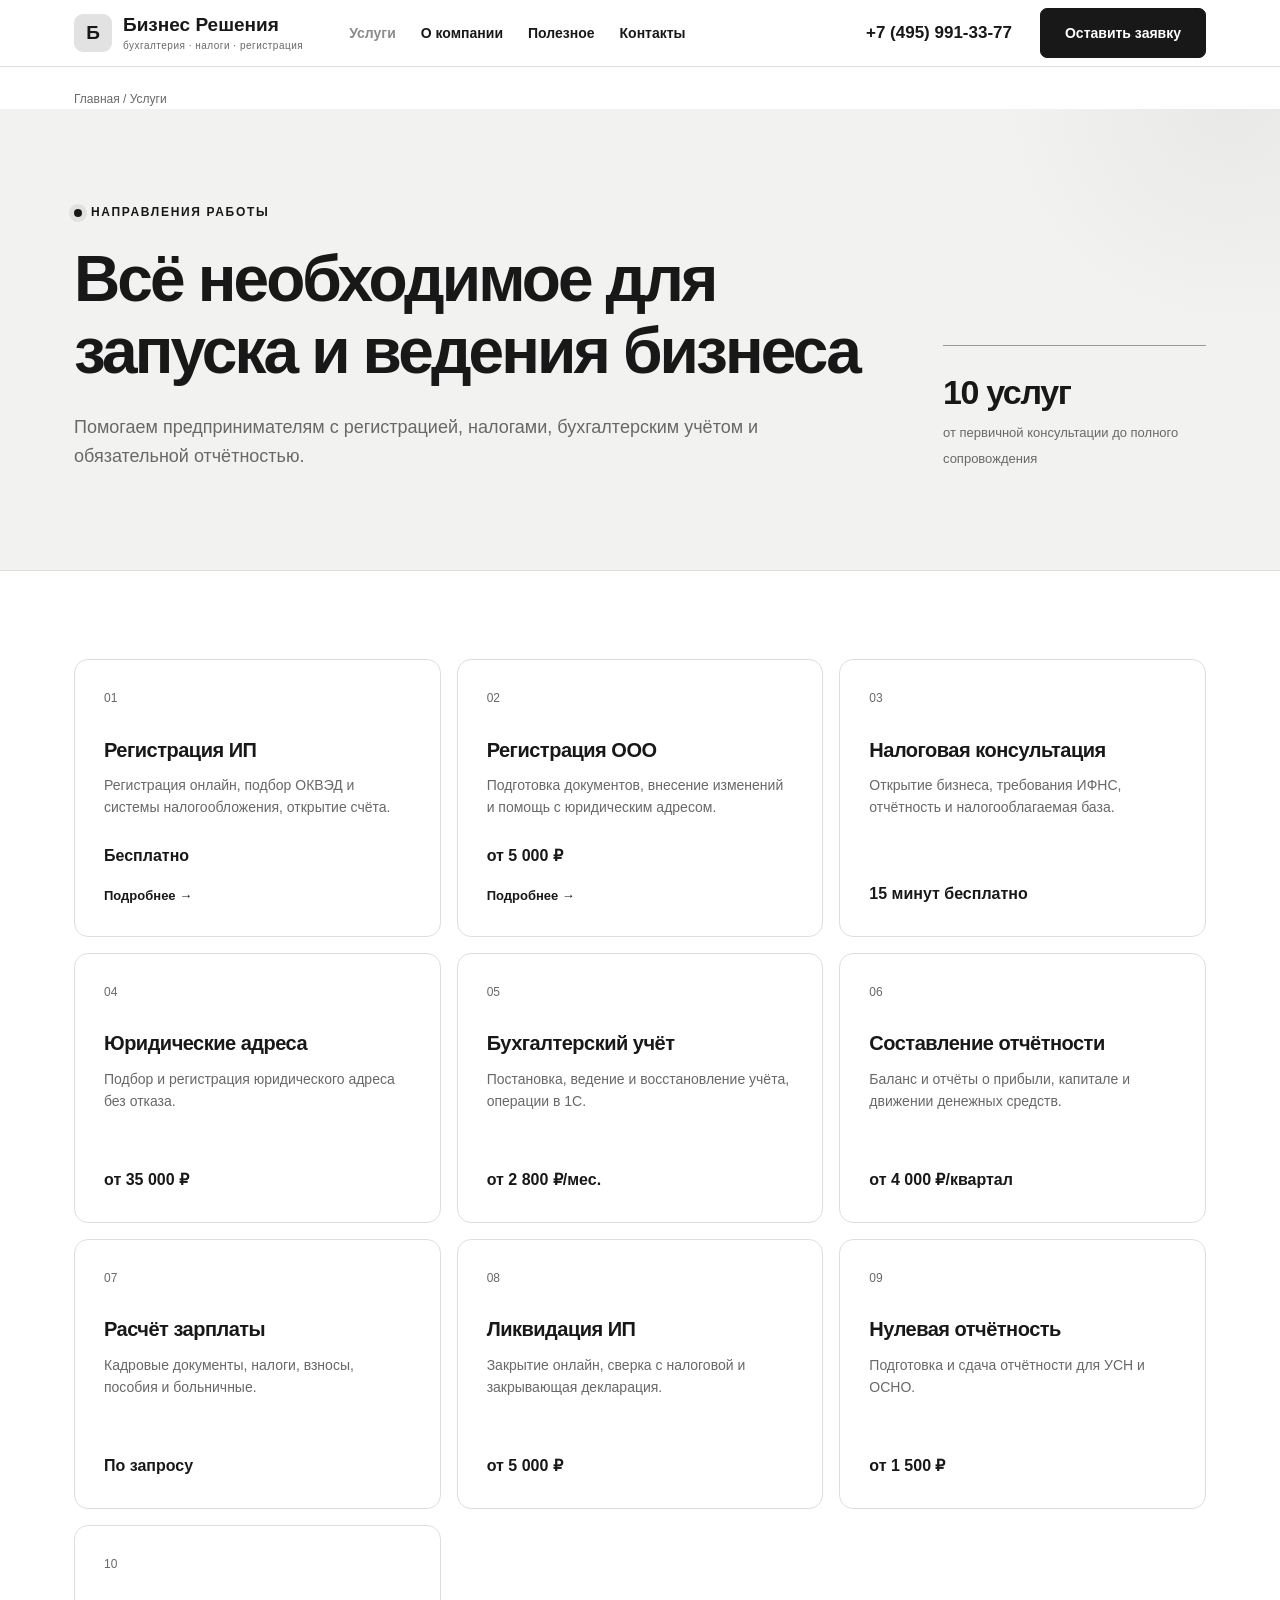
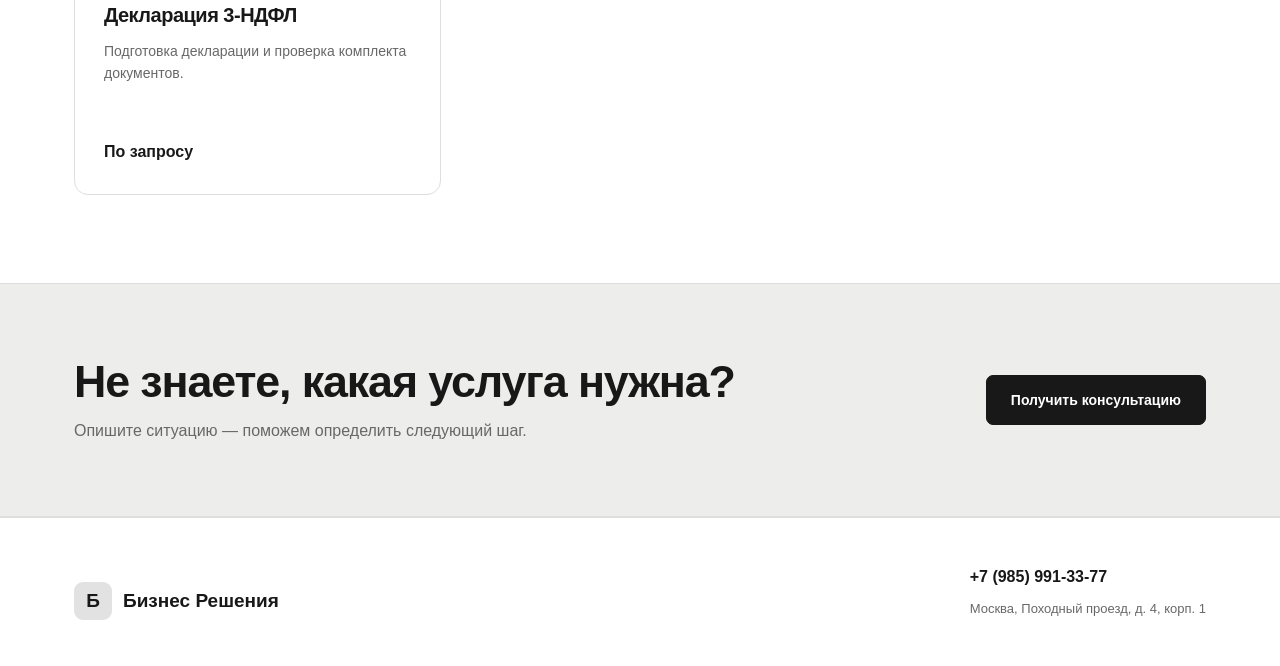
<file: services.html>
<!doctype html><html lang="ru"><head><meta charset="utf-8"><meta name="viewport" content="width=device-width,initial-scale=1"><title>Услуги — Бизнес Решения</title><meta name="description" content="Регистрация бизнеса, бухгалтерский учёт, отчётность и налоговые консультации."><link rel="stylesheet" href="inner.css"></head><body>
<header class="header"><nav class="nav container"><a class="logo" href="index.html"><span class="logo-mark">Б</span><span>Бизнес Решения<small>бухгалтерия · налоги · регистрация</small></span></a><div class="links"><a class="active" href="services.html">Услуги</a><a href="about.html">О компании</a><a href="blog.html">Полезное</a><a href="contacts.html">Контакты</a></div><a class="phone" href="tel:+74959913377">+7 (495) 991-33-77</a><a class="btn btn-dark" href="contacts.html#form">Оставить заявку</a><button class="burger" aria-label="Меню">☰</button></nav><div class="mobile-panel"><a href="services.html">Услуги</a><a href="about.html">О компании</a><a href="blog.html">Полезное</a><a href="contacts.html">Контакты</a></div></header>
<main><div class="container crumbs"><a href="index.html">Главная</a> / Услуги</div><section class="hero"><div class="container hero-grid"><div><div class="eyebrow">Направления работы</div><h1>Всё необходимое для запуска и ведения бизнеса</h1><p>Помогаем предпринимателям с регистрацией, налогами, бухгалтерским учётом и обязательной отчётностью.</p></div><div class="hero-aside"><b>10 услуг</b><span>от первичной консультации до полного сопровождения</span></div></div></section>
<section class="section"><div class="container"><div class="service-grid"><a class="service-card" href="service-registration.html"><span class="num">01</span><h3>Регистрация ИП</h3><p>Регистрация онлайн, подбор ОКВЭД и системы налогообложения, открытие счёта.</p><div class="price">Бесплатно</div><span class="more">Подробнее →</span></a><a class="service-card" href="service-registration.html"><span class="num">02</span><h3>Регистрация ООО</h3><p>Подготовка документов, внесение изменений и помощь с юридическим адресом.</p><div class="price">от 5 000 ₽</div><span class="more">Подробнее →</span></a><article class="service-card"><span class="num">03</span><h3>Налоговая консультация</h3><p>Открытие бизнеса, требования ИФНС, отчётность и налогооблагаемая база.</p><div class="price">15 минут бесплатно</div></article><article class="service-card"><span class="num">04</span><h3>Юридические адреса</h3><p>Подбор и регистрация юридического адреса без отказа.</p><div class="price">от 35 000 ₽</div></article><article class="service-card"><span class="num">05</span><h3>Бухгалтерский учёт</h3><p>Постановка, ведение и восстановление учёта, операции в 1С.</p><div class="price">от 2 800 ₽/мес.</div></article><article class="service-card"><span class="num">06</span><h3>Составление отчётности</h3><p>Баланс и отчёты о прибыли, капитале и движении денежных средств.</p><div class="price">от 4 000 ₽/квартал</div></article><article class="service-card"><span class="num">07</span><h3>Расчёт зарплаты</h3><p>Кадровые документы, налоги, взносы, пособия и больничные.</p><div class="price">По запросу</div></article><article class="service-card"><span class="num">08</span><h3>Ликвидация ИП</h3><p>Закрытие онлайн, сверка с налоговой и закрывающая декларация.</p><div class="price">от 5 000 ₽</div></article><article class="service-card"><span class="num">09</span><h3>Нулевая отчётность</h3><p>Подготовка и сдача отчётности для УСН и ОСНО.</p><div class="price">от 1 500 ₽</div></article><article class="service-card"><span class="num">10</span><h3>Декларация 3-НДФЛ</h3><p>Подготовка декларации и проверка комплекта документов.</p><div class="price">По запросу</div></article></div></div></section>
<section class="cta"><div class="container cta-grid"><div><h2>Не знаете, какая услуга нужна?</h2><p>Опишите ситуацию — поможем определить следующий шаг.</p></div><a class="btn" href="contacts.html#form">Получить консультацию</a></div></section></main><footer class="footer"><div class="container footer-grid"><div class="logo"><span class="logo-mark">Б</span><span>Бизнес Решения</span></div><div><b>+7 (985) 991-33-77</b><p>Москва, Походный проезд, д. 4, корп. 1</p></div></div></footer><script src="inner.js"></script></body></html>
</file>
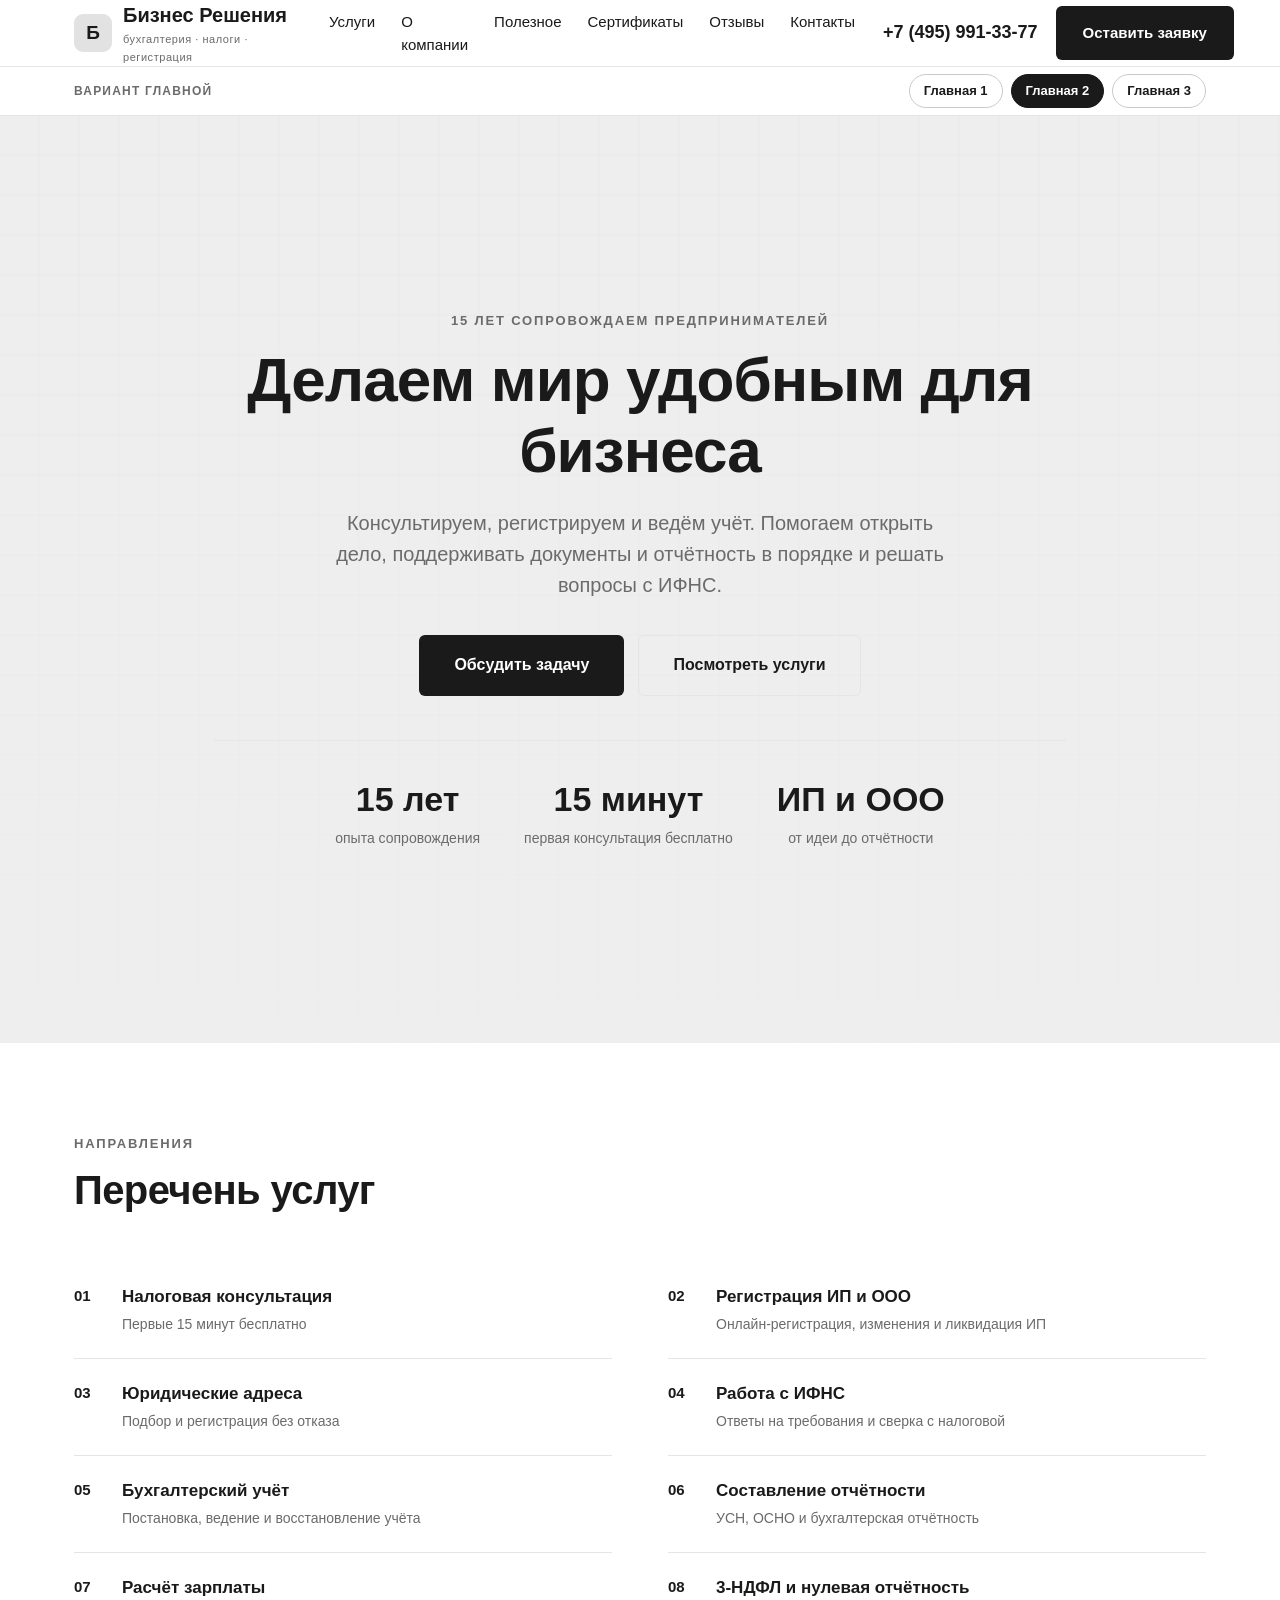
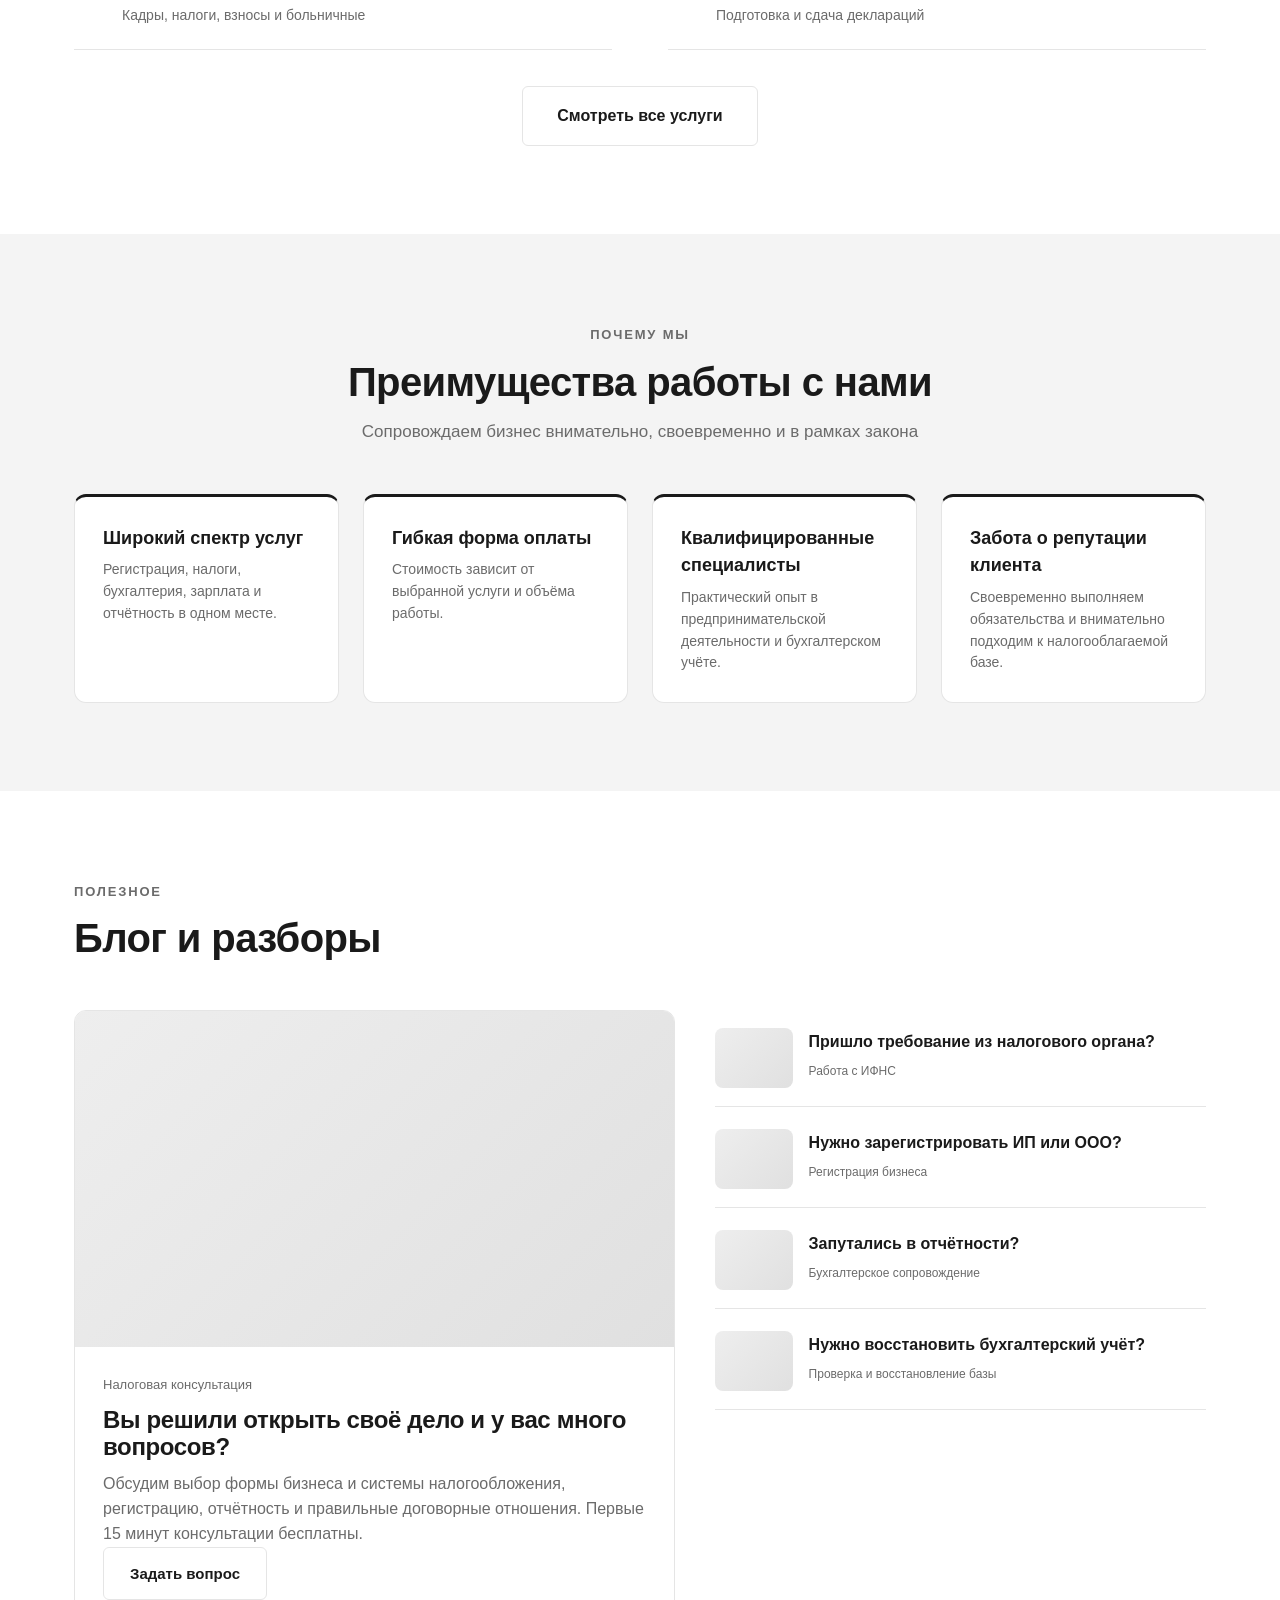
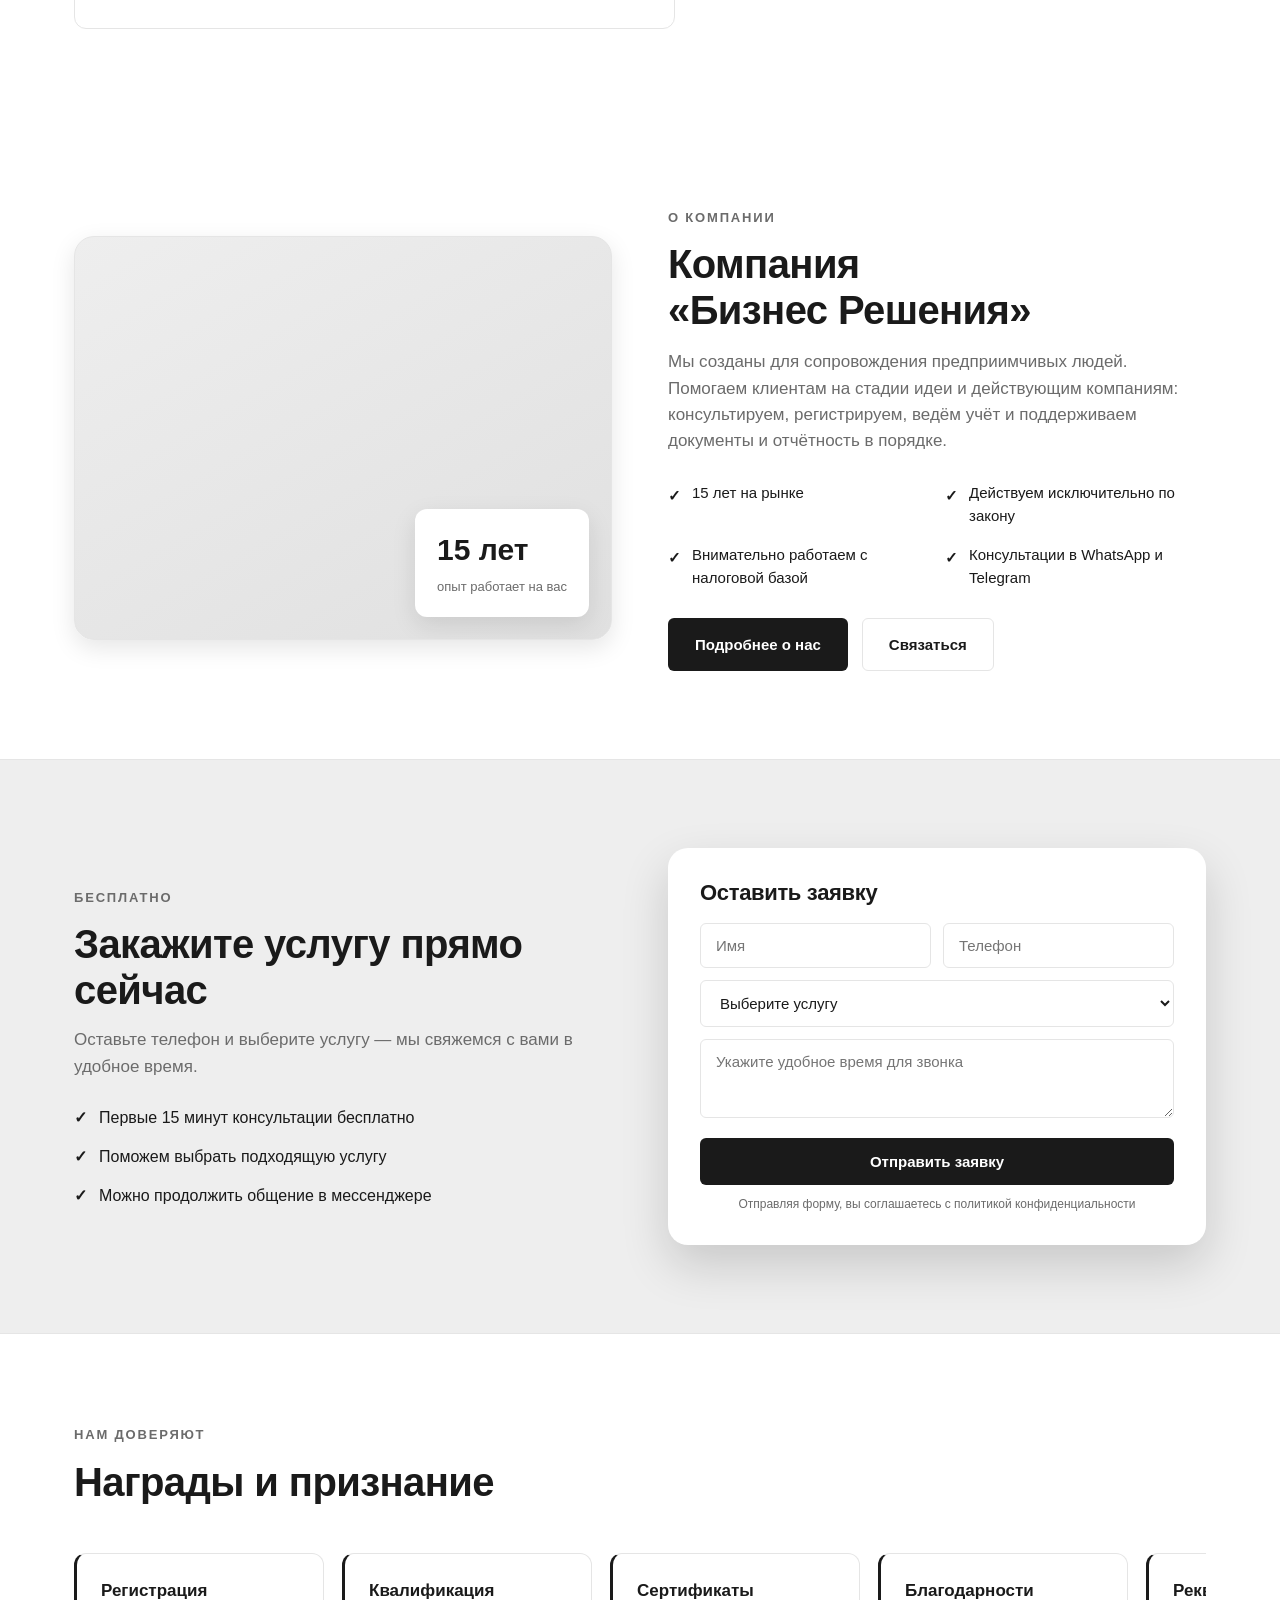
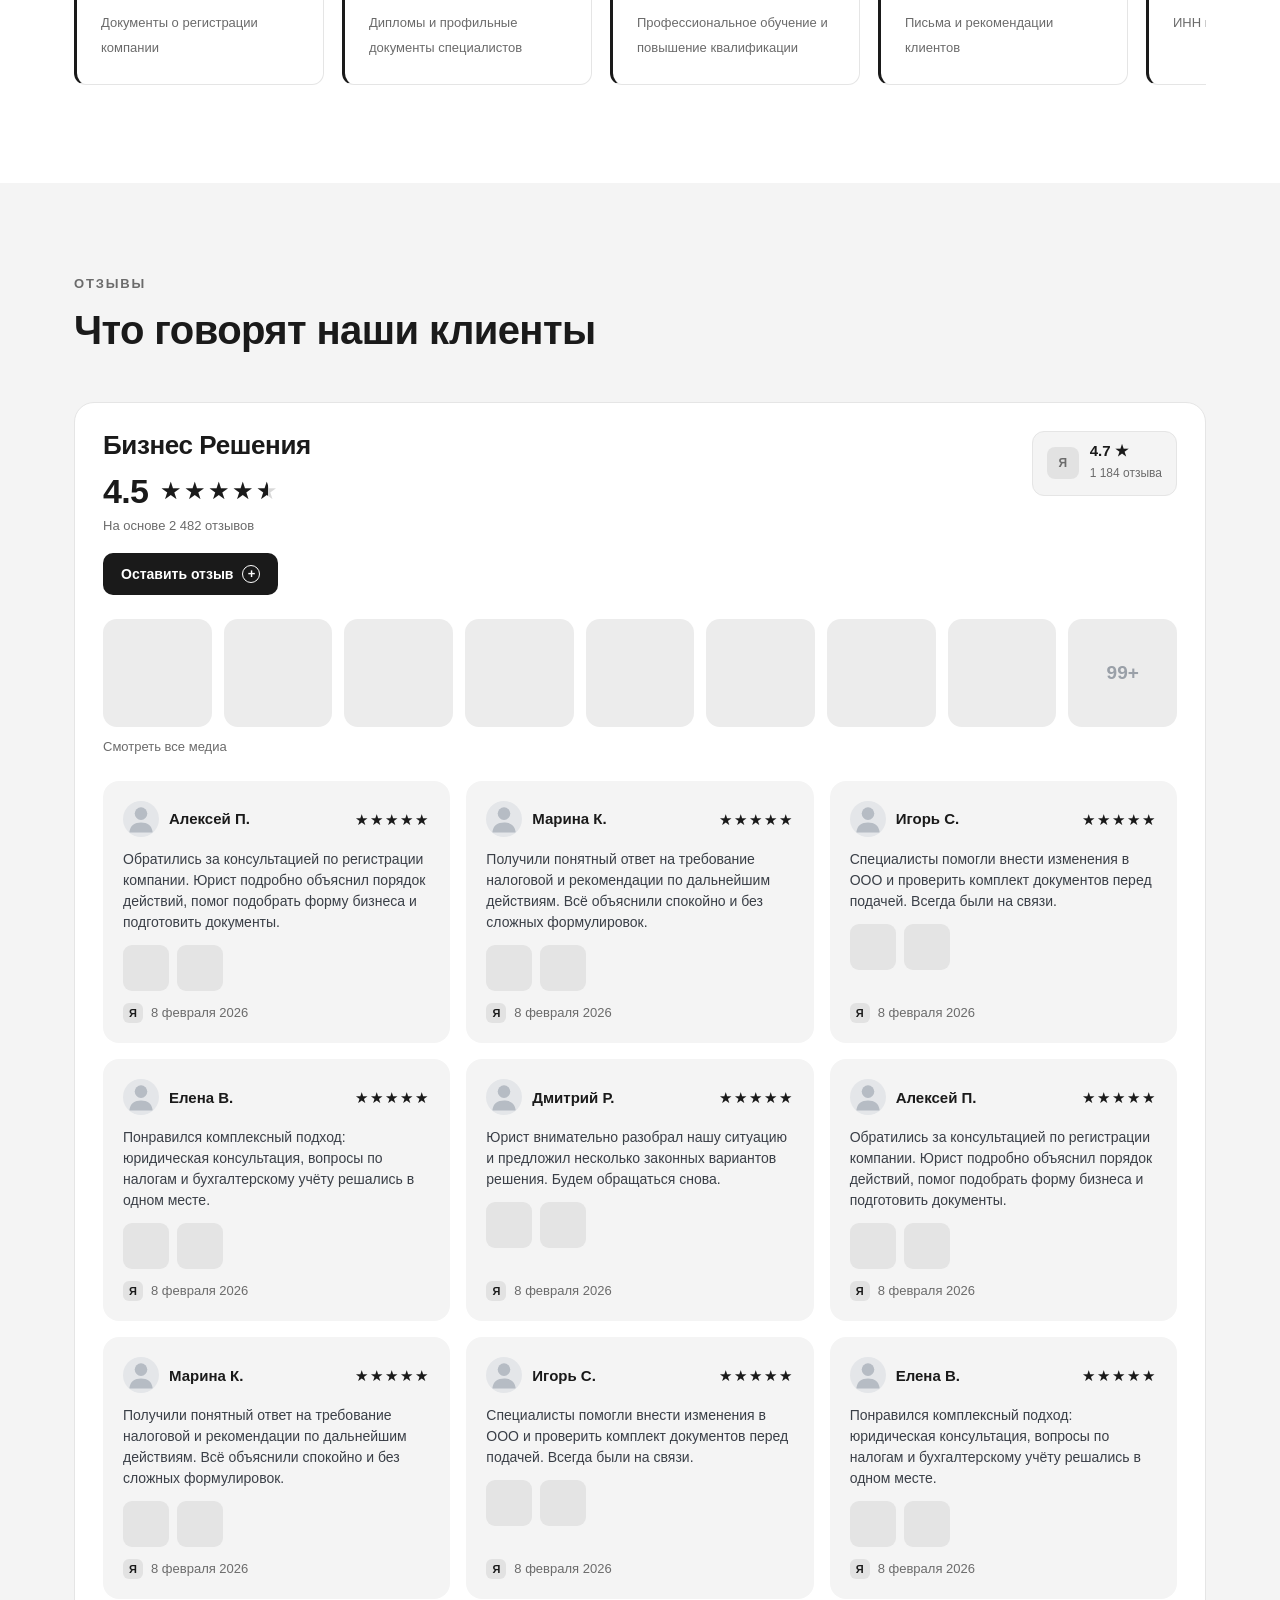
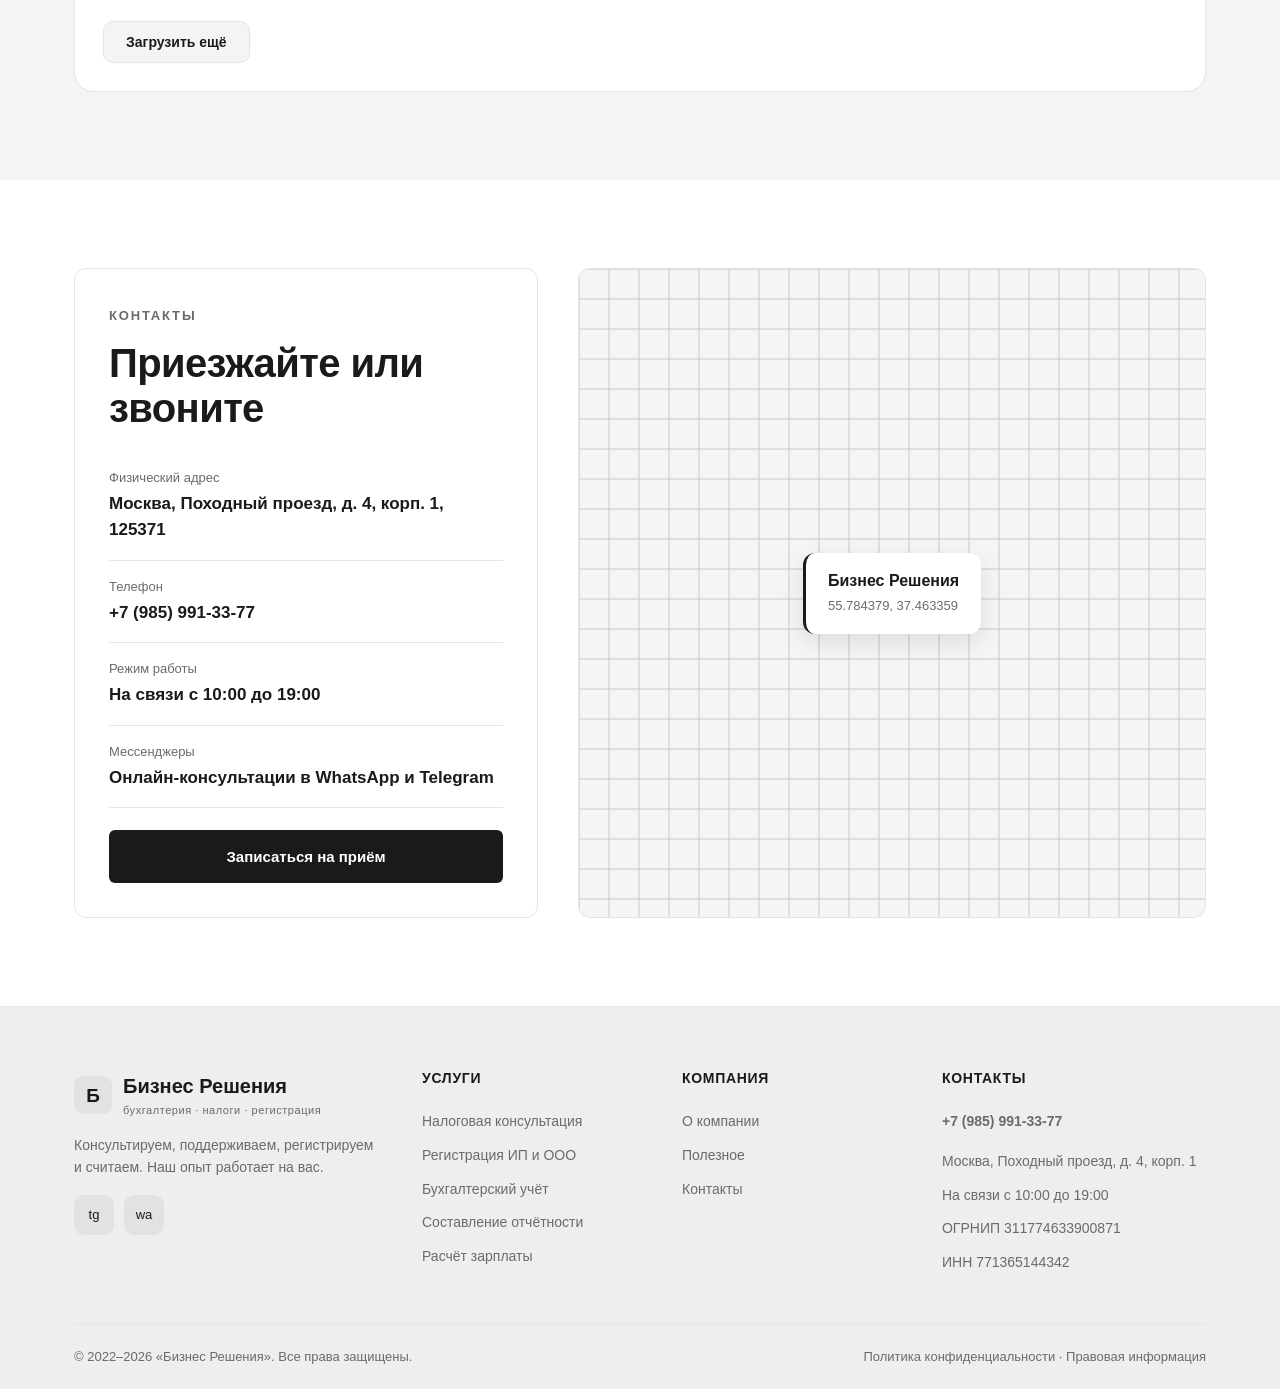
<file: variant-2.html>
<!DOCTYPE html>
<html lang="ru">
<head>
<meta charset="UTF-8">
<meta name="viewport" content="width=device-width, initial-scale=1.0">
<title>Бизнес Решения — вариант главной 2</title>
<meta name="description" content="Прототип главной страницы компании «Бизнес Решения»: регистрация бизнеса, бухгалтерский учёт, отчётность и налоговые консультации.">
<style>
/* --- Manrope (вшит base64, вариативный, latin+cyrillic) --- */
@font-face {
  font-family: 'Manrope';
  font-style: normal;
  font-weight: 400 800;
  font-display: swap;
  src: url([data-uri]) format("woff2") format('woff2');
  unicode-range: U+0460-052F, U+1C80-1C8A, U+20B4, U+2DE0-2DFF, U+A640-A69F, U+FE2E-FE2F;
}
@font-face {
  font-family: 'Manrope';
  font-style: normal;
  font-weight: 400 800;
  font-display: swap;
  src: url([data-uri]) format("woff2") format('woff2');
  unicode-range: U+0301, U+0400-045F, U+0490-0491, U+04B0-04B1, U+2116;
}
@font-face {
  font-family: 'Manrope';
  font-style: normal;
  font-weight: 400 800;
  font-display: swap;
  src: url([data-uri]) format("woff2") format('woff2');
  unicode-range: U+0000-00FF, U+0131, U+0152-0153, U+02BB-02BC, U+02C6, U+02DA, U+02DC, U+0304, U+0308, U+0329, U+2000-206F, U+20AC, U+2122, U+2191, U+2193, U+2212, U+2215, U+FEFF, U+FFFD;
}
/* =========================================================================
   ДИЗАЙН-ТОКЕНЫ
   Всё оформление вынесено в переменные — чтобы перекрасить шаблон под
   другого клиента, достаточно поменять значения в :root.
   ========================================================================= */
:root{
  /* Палитра — чёрно-белая (монохром) */
  --c-brand:      #1a1a1a;   /* основной «чернильный» */
  --c-brand-700:  #000000;
  --c-brand-600:  #333333;
  --c-accent:     #1a1a1a;   /* акцент — CTA, подчёркивания */
  --c-accent-600: #000000;
  --c-ink:        #1a1a1a;   /* основной текст */
  --c-muted:      #6b6b6b;   /* вторичный текст */
  --c-line:       #e5e5e5;   /* границы */
  --c-bg:         #ffffff;
  --c-bg-soft:    #f4f4f4;   /* мягкий фон секций */
  --c-bg-dark:    #eeeeee;   /* «тёмные» секции — теперь светло-серые */
  --c-success:    #333333;

  /* Типографика */
  --font-head: "Manrope",-apple-system,"Segoe UI",Roboto,sans-serif;   /* заголовки */
  --font-body: "Manrope",-apple-system,"Segoe UI",Roboto,Helvetica,Arial,sans-serif;

  /* Скругления и тени */
  --r-sm: 6px;
  --r-md: 12px;
  --r-lg: 20px;
  --shadow-sm: 0 1px 3px rgba(0,0,0,.08), 0 1px 2px rgba(0,0,0,.04);
  --shadow-md: 0 8px 24px rgba(0,0,0,.10);
  --shadow-lg: 0 20px 48px rgba(0,0,0,.16);

  /* Раскладка */
  --container: 1180px;
  --gap: 24px;
  --section-y: 88px;
}

/* =========================================================================
   БАЗА
   ========================================================================= */
*,*::before,*::after{box-sizing:border-box;margin:0;padding:0}
html{scroll-behavior:smooth}
body{
  font-family:var(--font-body);
  color:var(--c-ink);
  background:var(--c-bg);
  line-height:1.55;
  -webkit-font-smoothing:antialiased;
}
/* На исходном сайте нет опубликованных сертификатов и подтверждённого модуля
   отзывов. В прототипе эти заготовки сохранены в коде, но скрыты до получения
   реальных материалов от клиента. */
img{max-width:100%;display:block}
a{color:inherit;text-decoration:none}
b,strong{font-weight:600}
h1,h2,h3,h4{font-family:var(--font-head);font-weight:600;line-height:1.14;letter-spacing:-.015em;color:var(--c-brand)}
h2{font-size:clamp(26px,3.4vw,40px)}
h3{font-size:clamp(18px,2vw,22px)}
p{color:var(--c-muted)}
.container{max-width:var(--container);margin:0 auto;padding:0 24px}
section{padding:var(--section-y) 0}
.eyebrow{
  display:inline-block;font-family:var(--font-body);font-weight:600;
  font-size:13px;letter-spacing:.14em;text-transform:uppercase;
  color:var(--c-muted);margin-bottom:14px;
}
.section-head{max-width:720px;margin:0 auto 48px;text-align:center}
.section-head p{margin-top:14px;font-size:17px}
.section-head--left{margin-left:0;text-align:left}

/* Кнопки */
.btn{
  display:inline-flex;align-items:center;gap:10px;justify-content:center;
  font-family:var(--font-body);font-weight:600;font-size:15px;
  padding:14px 26px;border-radius:var(--r-sm);border:1px solid transparent;
  cursor:pointer;transition:.18s ease;white-space:nowrap;
}
.btn-primary{background:var(--c-accent);color:#fff}
.btn-primary:hover{background:var(--c-accent-600);transform:translateY(-1px)}
.btn-white{background:#fff;color:#111}
.btn-white:hover{background:#ececec;transform:translateY(-1px)}
.btn-dark{background:var(--c-brand);color:#fff}
.btn-dark:hover{background:var(--c-brand-700);transform:translateY(-1px)}
.btn-ghost{background:transparent;color:#fff;border-color:rgba(255,255,255,.4)}
.btn-ghost:hover{background:rgba(255,255,255,.1)}
.btn-outline{background:transparent;color:var(--c-brand);border-color:var(--c-line)}
.btn-outline:hover{border-color:var(--c-brand);background:var(--c-bg-soft)}
.btn-lg{padding:17px 34px;font-size:16px}

.link-arrow{display:inline-flex;align-items:center;gap:7px;color:var(--c-brand-600);font-weight:600}
.link-arrow svg{transition:.18s}
.link-arrow:hover svg{transform:translateX(4px)}

/* =========================================================================
   ПАНЕЛЬ ПЕРЕКЛЮЧЕНИЯ ВАРИАНТОВ (только для прототипа, не для прода)
   ========================================================================= */
.variant-wrap{position:relative}
.variant-bar{
  position:sticky;top:66px;z-index:40;
  display:flex;align-items:center;gap:10px;flex-wrap:wrap;
  padding:9px 16px;margin:0 auto;max-width:var(--container);
  background:#e6e6e6;color:var(--c-ink);border-radius:0 0 var(--r-md) var(--r-md);
  box-shadow:var(--shadow-md);
}
.variant-wrap>.variant-bar{display:none}
.home-variant-switcher{
  position:sticky;top:66px;z-index:45;background:rgba(255,255,255,.94);
  backdrop-filter:blur(10px);border-bottom:1px solid var(--c-line);
}
.home-variant-switcher .container{min-height:48px;display:flex;align-items:center;justify-content:flex-end;gap:8px}
.home-variant-switcher .switcher-label{margin-right:auto;font-size:12px;font-weight:700;letter-spacing:.1em;text-transform:uppercase;color:var(--c-muted)}
.home-variant-switcher .vbtn{color:var(--c-ink)}
.variant-bar .vb-label{font-size:12px;letter-spacing:.1em;text-transform:uppercase;opacity:.6;font-weight:600}
.variant-bar .vb-name{font-weight:600;font-family:var(--font-head)}
.variant-bar .vb-spacer{flex:1}
.vbtn{
  border:1px solid #c9c9c9;background:transparent;color:var(--c-ink);
  padding:6px 14px;border-radius:100px;font-size:13px;font-weight:600;cursor:pointer;transition:.15s;
}
.vbtn:hover{background:#dcdcdc}
.vbtn.active{background:var(--c-brand);color:#fff;border-color:var(--c-brand)}
.variant{display:none}
.variant.active{display:block}

/* =========================================================================
   ШАПКА
   ========================================================================= */
.site-header{
  position:sticky;top:0;z-index:50;background:rgba(255,255,255,.92);
  backdrop-filter:blur(8px);border-bottom:1px solid var(--c-line);
}
.nav{display:flex;align-items:center;gap:28px;height:66px}
.logo{display:flex;align-items:center;gap:11px;font-family:var(--font-head);font-weight:600;font-size:20px;color:var(--c-brand)}
.logo .mark{
  width:38px;height:38px;border-radius:9px;background:#e2e2e2;color:var(--c-brand);
  display:grid;place-items:center;font-size:19px;flex:none;
}
.logo small{display:block;font-family:var(--font-body);font-weight:500;font-size:11px;letter-spacing:.05em;color:var(--c-muted)}
.nav-links{display:flex;gap:26px;margin-left:14px}
.nav-links a{font-size:15px;font-weight:500;color:var(--c-ink);transition:.15s}
.nav-links a:hover{color:var(--c-brand-600)}
.nav-cta{margin-left:auto;display:flex;align-items:center;gap:18px}
.nav-phone{font-family:var(--font-head);font-weight:600;font-size:18px;color:var(--c-brand);white-space:nowrap}
.burger{display:none;background:none;border:none;cursor:pointer;flex-direction:column;gap:5px}
.burger span{width:24px;height:2px;background:var(--c-brand);display:block}

/* =========================================================================
   HERO / БАННЕР — 3 варианта
   ========================================================================= */
/* Вариант 1: рекомендуемый — сервисное бюро для запуска и ведения бизнеса */
.hero1{background:#f2f2f0;color:var(--c-ink);position:relative;overflow:hidden;border-bottom:1px solid var(--c-line)}
.hero1::before{content:"";position:absolute;inset:0;background:radial-gradient(circle at 82% 28%,rgba(0,0,0,.045),transparent 28%);pointer-events:none}
.hero1 .container{position:relative;padding-top:72px;padding-bottom:72px}
.hero1-grid{display:block;max-width:960px}
.hero1-copy{min-width:0;max-width:900px}
.hero1 .eyebrow{display:inline-flex;align-items:center;gap:9px;color:var(--c-ink);letter-spacing:.1em;margin-bottom:20px}
.hero1 .eyebrow::before{content:"";width:8px;height:8px;border-radius:50%;background:var(--c-brand);box-shadow:0 0 0 5px rgba(0,0,0,.08)}
.hero1 h1{color:var(--c-brand);font-size:clamp(38px,5vw,64px);line-height:1.03;letter-spacing:-.045em;max-width:800px;margin-bottom:24px}
.hero1 .lead{color:#4f4f4f;font-size:18px;line-height:1.65;max-width:690px;margin-bottom:28px}
.hero1 .lead strong{color:var(--c-ink);font-weight:650}
.hero-service-links{display:flex;gap:8px;flex-wrap:wrap;margin-bottom:30px}
.hero-service-links a{padding:9px 13px;border:1px solid #d3d3d0;border-radius:100px;background:rgba(255,255,255,.55);font-size:13px;font-weight:600;transition:.18s}
.hero-service-links a:hover{background:#fff;border-color:#999;transform:translateY(-1px)}
.hero1 .hero-actions{display:flex;gap:14px;flex-wrap:wrap}

/* Вариант 2: центрированный, крупная типографика, фото на фоне */
.hero2{position:relative;color:var(--c-ink);text-align:center;overflow:hidden;
  background:linear-gradient(180deg,rgba(238,238,238,.6),rgba(238,238,238,.9)),
  url("data:image/svg+xml,%3Csvg xmlns='http://www.w3.org/2000/svg' width='40' height='40'%3E%3Cpath d='M0 39h40M39 0v40' stroke='%23000000' stroke-opacity='.05'/%3E%3C/svg%3E") #eeeeee;
}
.hero2 .container{padding-top:104px;padding-bottom:104px;max-width:900px}
.hero2 .eyebrow{color:var(--c-muted)}
.hero2 h1{color:var(--c-brand);font-size:clamp(34px,5.4vw,62px);margin-bottom:22px}
.hero2 .lead{color:var(--c-muted);font-size:20px;max-width:640px;margin:0 auto 34px}
.hero2 .hero-actions{display:flex;gap:14px;justify-content:center;flex-wrap:wrap;margin-bottom:44px}
.hero2 .trust-row{display:flex;gap:44px;justify-content:center;flex-wrap:wrap;padding-top:32px;border-top:1px solid var(--c-line)}
.hero2 .trust-row div b{display:block;font-family:var(--font-head);font-size:34px;color:var(--c-brand)}
.hero2 .trust-row div span{font-size:14px;color:var(--c-muted)}

/* Вариант 3: минималистичный светлый со списком услуг-плитками */
/* Вариант 3: бенто — слева баннер, справа плашки-преимущества */
.hero3{background:var(--c-bg-soft)}
.hero3 .container{padding-top:64px;padding-bottom:64px}
.hero3 .bento{display:grid;grid-template-columns:3.2fr 1fr;gap:16px;align-items:stretch}
.bento-hero{background:#eeeeee;border-radius:var(--r-lg);padding:52px;display:flex;flex-direction:column;justify-content:center}
.bento-hero h1{font-size:clamp(30px,3.4vw,48px);margin-bottom:16px}
.bento-hero .lead{font-size:17px;color:var(--c-muted);margin-bottom:24px;max-width:520px}
.bento-hero .hero-actions{display:flex;gap:12px;flex-wrap:wrap;margin-bottom:22px}
.bento-hero .mini-trust{display:flex;gap:10px;align-items:center;color:var(--c-muted);font-size:14px}
.bento-hero .mini-trust .stars{color:var(--c-brand);letter-spacing:2px}
.bento-side{display:flex;flex-direction:column;gap:16px}
.bento-tile{flex:1;border-radius:var(--r-lg);padding:26px;border:1px solid var(--c-line);background:#fff;display:flex;flex-direction:column;justify-content:center;transition:.18s}
.bento-tile:hover{box-shadow:var(--shadow-md);transform:translateY(-3px);border-color:transparent}
.bento-tile.alt{background:#eeeeee;border-color:#e2e2e2}
.bento-tile .num{font-family:var(--font-head);font-weight:600;letter-spacing:-.02em;font-size:clamp(28px,2.6vw,38px);color:var(--c-brand);line-height:1;margin-bottom:8px}
.bento-tile b{font-family:var(--font-head);font-size:17px;color:var(--c-brand);display:block;margin-bottom:6px}
.bento-tile span{font-size:13px;color:var(--c-muted)}

/* =========================================================================
   УСЛУГИ — 3 варианта
   ========================================================================= */
.svc-grid{display:grid;grid-template-columns:repeat(3,1fr);gap:var(--gap)}
/* Вариант 1: карточки с описанием и ценой */
.svc-card{background:#fff;border:1px solid var(--c-line);border-radius:var(--r-md);padding:30px;transition:.2s;display:flex;flex-direction:column}
.svc-card:hover{box-shadow:var(--shadow-md);transform:translateY(-4px);border-color:transparent}
.svc-card h3{margin-bottom:10px}
.svc-card p{font-size:14px;flex:1;margin-bottom:18px}
.svc-price{font-family:var(--font-head);color:var(--c-brand);font-weight:600;font-size:15px;margin-bottom:16px}
.svc-price span{color:var(--c-muted);font-family:var(--font-body);font-weight:400;font-size:13px}

/* Вариант 2: компактный список в 2 колонки с разделителями */
.svc-list{display:grid;grid-template-columns:1fr 1fr;gap:0 56px}
.svc-row{display:flex;gap:18px;padding:22px 0;border-bottom:1px solid var(--c-line);align-items:flex-start}
.svc-row .n{font-family:var(--font-head);font-size:15px;color:var(--c-brand);font-weight:600;flex:none;width:30px}
.svc-row .b b{display:block;font-family:var(--font-head);color:var(--c-brand);font-size:17px;margin-bottom:4px}
.svc-row .b p{font-size:14px}
.svc-row .go{margin-left:auto;color:var(--c-brand-600);flex:none;opacity:0;transition:.15s}
.svc-row:hover .go{opacity:1;transform:translateX(3px)}

/* Вариант 3: крупные тайлы, одна выделенная */
/* Вариант 3: флагманская услуга + компактный список остальных */
.svc-feature{display:grid;grid-template-columns:.95fr 1.05fr;gap:36px;align-items:start}
.svc-flagship{background:#eeeeee;border-radius:var(--r-lg);padding:40px;display:flex;flex-direction:column}
.svc-flagship .eyebrow{margin-bottom:12px}
.svc-flagship h3{font-size:26px;margin-bottom:12px}
.svc-flagship p{font-size:15px;margin-bottom:20px}
.svc-flagship .svc-price{margin-bottom:22px}
.svc-compact{display:flex;flex-direction:column}
.svc-compact .row{display:flex;align-items:center;gap:16px;padding:20px 4px;border-bottom:1px solid var(--c-line);transition:.15s}
.svc-compact .row:first-child{padding-top:0}
.svc-compact .row:last-child{border-bottom:none}
.svc-compact .row:hover{padding-left:12px}
.svc-compact .row .txt b{display:block;font-family:var(--font-head);color:var(--c-brand);font-size:17px;margin-bottom:3px}
.svc-compact .row .txt p{font-size:13px}
.svc-compact .row .go{margin-left:auto;color:var(--c-brand-600);flex:none;font-size:18px}

/* =========================================================================
   ПРЕИМУЩЕСТВА
   ========================================================================= */
.adv{background:var(--c-bg-soft)}
.adv-grid{display:grid;grid-template-columns:repeat(4,1fr);gap:var(--gap)}
.adv-item{background:#fff;border-radius:var(--r-md);padding:28px;border:1px solid var(--c-line);border-top:3px solid var(--c-brand)}
.adv-item b{display:block;font-family:var(--font-head);color:var(--c-brand);font-size:18px;margin-bottom:7px}
.adv-item p{font-size:14px}

/* =========================================================================
   БЛОГ — 3 варианта
   ========================================================================= */
/* Вариант 1: 3 равные карточки с картинкой */
.blog-grid{display:grid;grid-template-columns:repeat(3,1fr);gap:var(--gap)}
.post{background:#fff;border:1px solid var(--c-line);border-radius:var(--r-md);overflow:hidden;transition:.2s;display:flex;flex-direction:column}
.post:hover{box-shadow:var(--shadow-md);transform:translateY(-4px)}
.post .thumb{aspect-ratio:16/10;background:linear-gradient(135deg,#eeeeee,#e0e0e0);position:relative}
.post .thumb .tag{position:absolute;left:14px;top:14px;background:#fff;color:var(--c-brand);font-size:12px;font-weight:600;padding:5px 11px;border-radius:100px}
.post .body{padding:22px;display:flex;flex-direction:column;flex:1}
.post .meta{font-size:12px;color:var(--c-muted);margin-bottom:9px}
.post h3{font-size:18px;margin-bottom:9px}
.post p{font-size:14px;flex:1;margin-bottom:14px}

/* Вариант 2: одна крупная + список справа */
.blog-feature{display:grid;grid-template-columns:1.1fr .9fr;gap:40px;align-items:start}
.blog-main{background:#fff;border:1px solid var(--c-line);border-radius:var(--r-md);overflow:hidden}
.blog-main .thumb{aspect-ratio:16/9;background:linear-gradient(135deg,#eeeeee,#e0e0e0)}
.blog-main .body{padding:28px}
.blog-main .meta{font-size:13px;color:var(--c-muted);margin-bottom:10px}
.blog-main h3{font-size:24px;margin-bottom:12px}
.blog-side{display:flex;flex-direction:column;gap:4px}
.blog-side .row{display:flex;gap:16px;padding:18px 0;border-bottom:1px solid var(--c-line);align-items:center}
.blog-side .row .th{width:78px;height:60px;border-radius:8px;flex:none;background:linear-gradient(135deg,#eeeeee,#e0e0e0)}
.blog-side .row b{display:block;font-family:var(--font-head);color:var(--c-brand);font-size:16px;line-height:1.3;margin-bottom:5px}
.blog-side .row span{font-size:12px;color:var(--c-muted)}

/* Вариант 3: горизонтальные широкие карточки-строки */
.blog-rows{display:flex;flex-direction:column;gap:18px}
.blog-hrow{display:grid;grid-template-columns:220px 1fr auto;gap:26px;align-items:center;background:#fff;border:1px solid var(--c-line);border-radius:var(--r-md);padding:18px;transition:.2s}
.blog-hrow:hover{box-shadow:var(--shadow-md);border-color:transparent}
.blog-hrow .th{aspect-ratio:16/10;border-radius:var(--r-sm);background:linear-gradient(135deg,#eeeeee,#e0e0e0)}
.blog-hrow .meta{font-size:12px;color:var(--c-muted);margin-bottom:7px}
.blog-hrow h3{font-size:19px;margin-bottom:7px}
.blog-hrow p{font-size:14px}
.blog-hrow .go{padding-right:10px}

/* =========================================================================
   О КОМПАНИИ
   ========================================================================= */
.about .container{display:grid;grid-template-columns:1fr 1fr;gap:56px;align-items:center}
.about-media{border-radius:var(--r-lg);aspect-ratio:4/3;background:linear-gradient(150deg,#eeeeee,#e0e0e0);position:relative;overflow:hidden;box-shadow:var(--shadow-md);border:1px solid var(--c-line)}
.about-media .badge{position:absolute;right:22px;bottom:22px;background:#fff;border-radius:var(--r-md);padding:18px 22px;box-shadow:var(--shadow-md)}
.about-media .badge b{font-family:var(--font-head);color:var(--c-brand);font-size:30px;display:block}
.about-media .badge span{font-size:13px;color:var(--c-muted)}
.about-list{display:grid;grid-template-columns:1fr 1fr;gap:16px;margin-top:26px}
.about-list li{list-style:none;display:flex;gap:11px;font-size:15px;color:var(--c-ink)}
.about-list .chk{color:var(--c-brand);flex:none;margin-top:3px;font-weight:600}

/* =========================================================================
   ФОРМА ЗАЯВКИ (широкая секция)
   ========================================================================= */
.field{margin-bottom:12px}
.field input,.field select,.field textarea{
  width:100%;padding:13px 15px;border:1px solid var(--c-line);border-radius:var(--r-sm);
  font-family:var(--font-body);font-size:15px;color:var(--c-ink);background:#fff;
}
.field input:focus,.field select:focus,.field textarea:focus{outline:none;border-color:var(--c-brand);box-shadow:0 0 0 3px rgba(0,0,0,.10)}
.form-note{font-size:12px;color:var(--c-muted);margin-top:10px;text-align:center}
.cta{background:#eeeeee;color:var(--c-ink);border-top:1px solid var(--c-line);border-bottom:1px solid var(--c-line)}
.cta .container{display:grid;grid-template-columns:1fr 1fr;gap:56px;align-items:center}
.cta h2{color:var(--c-brand)}
.cta p{color:var(--c-muted);font-size:17px;margin-top:14px}
.cta .eyebrow{color:var(--c-muted)}
.cta-benefits{display:flex;flex-direction:column;gap:14px;margin-top:26px}
.cta-benefits div{display:flex;gap:12px;align-items:center;color:var(--c-ink)}
.cta-benefits .chk{color:var(--c-brand);flex:none;font-weight:600}
.cta-form{background:#fff;border-radius:var(--r-lg);padding:32px;box-shadow:var(--shadow-lg);color:var(--c-ink)}
.cta-form h3{margin-bottom:18px}
.cta-form .grid2{display:grid;grid-template-columns:1fr 1fr;gap:12px}

/* =========================================================================
   СЕРТИФИКАТЫ — 3 варианта
   ========================================================================= */
/* Вариант 1: сетка «документов» с рамкой */
.cert-grid{display:grid;grid-template-columns:repeat(4,1fr);gap:var(--gap)}
.cert-doc{background:#fff;border:1px solid var(--c-line);border-radius:var(--r-md);padding:14px;transition:.2s;cursor:pointer}
.cert-doc:hover{box-shadow:var(--shadow-md);transform:translateY(-4px)}
.cert-doc .sheet{aspect-ratio:3/4;border-radius:var(--r-sm);background:var(--c-bg-soft);border:1px solid var(--c-line);display:flex;flex-direction:column;align-items:center;justify-content:center;gap:10px;color:var(--c-brand);position:relative}
.cert-doc .sheet .seal{width:52px;height:52px;border-radius:50%;border:2px solid var(--c-brand);color:var(--c-brand);display:grid;place-items:center;font-size:11px;font-weight:600;text-align:center;line-height:1.1}
.cert-doc .cap{text-align:center;font-size:13px;color:var(--c-muted);padding:12px 6px 4px}

/* Вариант 2: горизонтальная лента-карусель наград */
.cert-strip{display:flex;gap:18px;overflow-x:auto;padding-bottom:10px;scroll-snap-type:x mandatory}
.cert-strip::-webkit-scrollbar{height:6px}
.cert-strip::-webkit-scrollbar-thumb{background:var(--c-line);border-radius:100px}
.cert-badge{flex:none;width:250px;scroll-snap-align:start;background:#fff;border:1px solid var(--c-line);border-left:3px solid var(--c-brand);border-radius:var(--r-md);padding:24px}
.cert-badge b{display:block;font-family:var(--font-head);color:var(--c-brand);font-size:17px;margin-bottom:6px}
.cert-badge span{font-size:13px;color:var(--c-muted)}

/* Вариант 3: акцент на цифрах доверия + миниатюры */
.cert-split{display:grid;grid-template-columns:.9fr 1.1fr;gap:48px;align-items:center}
.cert-nums{display:grid;grid-template-columns:1fr 1fr;gap:22px}
.cert-nums .nn b{font-family:var(--font-head);color:var(--c-brand);font-size:40px;display:block}
.cert-nums .nn span{color:var(--c-muted);font-size:14px}
.cert-thumbs{display:grid;grid-template-columns:repeat(3,1fr);gap:14px}
.cert-thumbs .t{aspect-ratio:3/4;border-radius:var(--r-sm);background:var(--c-bg-soft);border:1px solid var(--c-line);cursor:pointer;transition:.2s}
.cert-thumbs .t:hover{box-shadow:var(--shadow-md);transform:translateY(-3px)}

/* =========================================================================
   ОТЗЫВЫ (место под модуль Яндекс.Карт)
   ========================================================================= */
.reviews{background:var(--c-bg-soft)}
/* Модуль отзывов (ч/б, в стиле прототипа; в проде — встраиваемый виджет LEADSPACE со своим оформлением) */
.yamod{background:#fff;border:1px solid var(--c-line);border-radius:var(--r-lg);padding:28px;text-align:left}
.yamod h3{font-family:var(--font-head);font-weight:600;letter-spacing:-.015em;color:var(--c-brand)}
.yamod .yst{position:relative;display:inline-block;font-size:15px;line-height:1;letter-spacing:2px}
.yamod .yst i{font-style:normal;color:#d8d8d8}
.yamod .yst i.f{position:absolute;left:0;top:0;width:var(--p,100%);overflow:hidden;color:var(--c-brand);white-space:nowrap}
.yamod .yst.lg{font-size:24px}
.yamod .score{display:flex;align-items:center;gap:12px}
.yamod .score .num{font-family:var(--font-head);font-weight:600;font-size:34px;letter-spacing:-.02em;color:var(--c-brand);line-height:1}
.yamod .subtxt{color:var(--c-muted);font-size:13px}
.yamod .ybadge{display:inline-flex;align-items:center;gap:11px;background:#f4f4f4;border:1px solid var(--c-line);border-radius:12px;padding:10px 14px}
.yamod .ymark{width:32px;height:32px;border-radius:8px;background:#e2e2e2;color:var(--c-brand);font-weight:600;display:grid;place-items:center;flex:none}
.yamod .ybadge b{font-size:15px;color:var(--c-brand);display:block;line-height:1.2}
.yamod .ybadge span{font-size:12px;color:var(--c-muted)}
.yamod .ybtn{display:inline-flex;align-items:center;gap:9px;background:var(--c-brand);color:#fff;border:none;border-radius:10px;padding:12px 18px;font-family:var(--font-body);font-weight:600;font-size:14px;cursor:pointer;transition:.15s}
.yamod .ybtn:hover{background:var(--c-brand-700)}
.yamod .ybtn .pl{width:18px;height:18px;border-radius:50%;border:1.6px solid currentColor;display:grid;place-items:center;font-size:13px;line-height:1}
.yamod .ymedia{display:grid;grid-template-columns:repeat(9,1fr);gap:12px}
.yamod .ymedia i{aspect-ratio:1;background:#ececec;border-radius:14px;display:block}
.yamod .ymedia i.more{display:grid;place-items:center;color:#9aa0a8;font-weight:600;font-size:19px;font-style:normal}
.yamod .ymedia-all{display:inline-block;margin-top:10px;color:var(--c-muted);font-size:13px}
.yamod .yav{width:36px;height:36px;border-radius:50%;background:#e4e6e9;flex:none;overflow:hidden;display:block}
.yamod .yav svg{width:100%;height:100%;display:block;fill:#b6bcc4}
.yamod .ycard{background:#f4f4f4;border-radius:16px;padding:20px;display:flex;flex-direction:column;gap:12px}
.yamod .ycard-top{display:flex;align-items:center;gap:10px}
.yamod .yname{flex:1;font-weight:600;color:var(--c-brand);font-size:15px}
.yamod .ytext{font-size:14px;color:#3a3f47;line-height:1.5;margin:0}
.yamod .ymore{color:var(--c-brand);font-weight:600;text-decoration:underline}
.yamod .ycard-media{display:flex;gap:8px}
.yamod .ycard-media i{width:46px;height:46px;border-radius:9px;background:#e4e4e4;display:block}
.yamod .ycard-foot{display:flex;align-items:center;gap:8px;color:var(--c-muted);font-size:13px;margin-top:auto}
.yamod .ymark.sm{width:20px;height:20px;font-size:11px;border-radius:6px}
.yamod .ytrack{display:flex;gap:16px;overflow-x:auto;padding-bottom:4px;scroll-snap-type:x mandatory}
.yamod .ytrack::-webkit-scrollbar{height:0}
.yamod .ytrack .ycard{flex:none;width:330px;scroll-snap-align:start}
.yamod .yprogress{display:flex;align-items:center;gap:12px;margin-top:16px}
.yamod .yprogress .tk{flex:1;height:5px;border-radius:5px;background:#e2e2e2;position:relative}
.yamod .yprogress .tk i{position:absolute;left:0;top:0;height:100%;width:34%;background:var(--c-brand);border-radius:5px;display:block}
.yamod .yarrow{width:34px;height:34px;border-radius:50%;border:1px solid var(--c-line);background:#fff;display:grid;place-items:center;cursor:pointer;color:var(--c-brand);flex:none;font-size:18px}
.yamod .ygrid{display:grid;grid-template-columns:repeat(3,1fr);gap:16px}
.yamod .yloadmore{margin-top:22px;background:#f4f4f4;border:1px solid var(--c-line);border-radius:10px;padding:12px 22px;font-family:var(--font-body);font-weight:600;font-size:14px;color:var(--c-brand);cursor:pointer}
.yamod .yby{display:flex;align-items:center;gap:7px;color:var(--c-muted);font-size:12px}
.yamod .yby b{color:var(--c-brand);font-weight:600;letter-spacing:.02em}
.yamod .yls{width:20px;height:20px;border-radius:5px;background:var(--c-brand);color:#fff;font-size:10px;font-weight:600;display:grid;place-items:center}
.yamod.v1{display:grid;grid-template-columns:250px 1fr;gap:32px}
.yamod.v1 .main{min-width:0}
.yamod.v1 .side{display:flex;flex-direction:column;gap:20px}
.yamod.v1 .side .ybtn{width:100%;justify-content:center}
.yamod.v1 .side .yby{margin-top:auto}
.yamod.v1 .main .head{display:flex;justify-content:space-between;align-items:flex-start;margin-bottom:20px;gap:16px}
.yamod.v1 .main .head h3{font-size:26px}
.yamod.v1 .main .head .cnt{color:var(--c-muted);font-size:13px;white-space:nowrap}
.yamod .yhead{display:flex;justify-content:space-between;align-items:flex-start;gap:20px;margin-bottom:24px}
.yamod .yhead h3{font-size:26px;margin-bottom:14px}
.yamod .yhead .hrow{display:flex;align-items:center;gap:16px;flex-wrap:wrap}
@media(max-width:980px){
  .yamod.v1{grid-template-columns:1fr}
  .yamod .ygrid{grid-template-columns:1fr 1fr}
  .yamod .ymedia{grid-template-columns:repeat(6,1fr)}
}
@media(max-width:620px){
  .yamod{padding:18px}
  .yamod .ygrid{grid-template-columns:1fr}
  .yamod .ymedia{grid-template-columns:repeat(4,1fr)}
  .yamod .yhead{flex-direction:column}
}

/* =========================================================================
   КОНТАКТЫ / КАРТА
   ========================================================================= */
.contacts .container{display:grid;grid-template-columns:.85fr 1.15fr;gap:40px;align-items:stretch}
.contact-card{background:#fff;border:1px solid var(--c-line);border-radius:var(--r-md);padding:34px}
.contact-item{padding:16px 0;border-bottom:1px solid var(--c-line)}
.contact-item:last-child{border-bottom:none}
.contact-item .l{font-size:13px;color:var(--c-muted);margin-bottom:3px}
.contact-item .v{font-family:var(--font-head);font-weight:600;color:var(--c-brand);font-size:17px}
.map-slot{border-radius:var(--r-md);overflow:hidden;border:1px solid var(--c-line);min-height:380px;
  background:
    linear-gradient(rgba(0,0,0,.04),rgba(0,0,0,.04)),
    url("data:image/svg+xml,%3Csvg xmlns='http://www.w3.org/2000/svg' width='60' height='60'%3E%3Cpath d='M0 30h60M30 0v60M0 0h60v60H0z' fill='none' stroke='%23d0d0d0' stroke-width='1'/%3E%3C/svg%3E");
  display:grid;place-items:center;position:relative}
.map-slot .pin{background:#fff;border-radius:var(--r-md);border-left:3px solid var(--c-brand);padding:16px 22px;box-shadow:var(--shadow-md)}
.map-slot .pin b{font-family:var(--font-head);color:var(--c-brand);display:block}
.map-slot .pin span{font-size:13px;color:var(--c-muted)}

/* =========================================================================
   ФУТЕР
   ========================================================================= */
.site-footer{background:#eeeeee;color:var(--c-muted);padding-top:64px;border-top:1px solid var(--c-line)}
.footer-top{display:grid;grid-template-columns:1.4fr 1fr 1fr 1.2fr;gap:40px;padding-bottom:44px;border-bottom:1px solid var(--c-line)}
.footer-top .logo{color:var(--c-brand);margin-bottom:16px}
.footer-top .logo small{color:var(--c-muted)}
.footer-top p{font-size:14px;color:var(--c-muted);max-width:300px}
.footer-col h4{color:var(--c-brand);font-family:var(--font-body);font-size:14px;letter-spacing:.05em;text-transform:uppercase;margin-bottom:18px}
.footer-col a{display:block;font-size:14px;padding:6px 0;color:var(--c-muted);transition:.15s}
.footer-col a:hover{color:var(--c-brand)}
.footer-contacts b{color:var(--c-brand);font-family:var(--font-head);font-size:20px;display:block;margin-bottom:6px}
.footer-social{display:flex;gap:10px;margin-top:16px}
.footer-social a{width:40px;height:40px;border-radius:10px;background:#e2e2e2;display:grid;place-items:center;color:var(--c-brand);font-size:13px}
.footer-social a:hover{background:var(--c-brand);color:#fff}
.footer-bottom{display:flex;justify-content:space-between;flex-wrap:wrap;gap:14px;padding:22px 0;font-size:13px;color:var(--c-muted)}
.footer-bottom a{color:var(--c-muted)}
.footer-bottom a:hover{color:var(--c-brand)}

/* =========================================================================
   АДАПТИВ
   ========================================================================= */
@media(max-width:980px){
  :root{--section-y:60px}
  .nav-links,.nav-phone{display:none}
  .burger{display:flex}
  .about .container,.cta .container,
  .contacts .container,.blog-feature,.cert-split,.svc-feature{grid-template-columns:1fr}
  .hero3 .bento{grid-template-columns:1fr}
  .bento-side{flex-direction:row}
  .svc-grid,.blog-grid{grid-template-columns:1fr 1fr}
  .adv-grid,.cert-grid{grid-template-columns:1fr 1fr}
  .footer-top{grid-template-columns:1fr 1fr}
  .svc-list{grid-template-columns:1fr}
  .blog-hrow{grid-template-columns:140px 1fr}
  .blog-hrow .go{display:none}
  .yandex-preview{grid-template-columns:1fr}
}
@media(max-width:620px){
  .svc-grid,.svc-tiles,.blog-grid,.adv-grid,.cert-grid,.about-list,.cta-form .grid2,.hero3-grid{grid-template-columns:1fr}
  .hero-badges,.hero2 .trust-row{gap:20px}
  .footer-top{grid-template-columns:1fr}
  .blog-hrow{grid-template-columns:1fr}
  .bento-side{flex-direction:column}
  .hero1 .container{padding-top:48px;padding-bottom:48px}
  .hero1 h1{font-size:clamp(32px,10vw,40px);overflow-wrap:anywhere}
  .hero1-grid,.hero1-copy{width:100%;min-width:0}
  .hero1 .hero-actions{flex-direction:column;align-items:stretch}
  .hero1 .hero-actions .btn{width:100%}
  .hero-service-links a{font-size:12px}
  .variant-bar{top:0;border-radius:0;overflow:hidden}
  .nav-cta{display:none}
  .home-variant-switcher .container{padding:7px 16px;min-height:46px}
  .home-variant-switcher .switcher-label{display:none}
  .home-variant-switcher .vbtn{flex:1;padding:7px 8px}
}
</style>
</head>
<body data-page-variant="2">

<!-- ========================= ШАПКА ========================= -->
<header class="site-header">
  <div class="container">
    <nav class="nav">
      <a href="index.html" class="logo">
        <span class="mark">Б</span>
        <span>Бизнес&nbsp;Решения<small>бухгалтерия · налоги · регистрация</small></span>
      </a>
      <div class="nav-links">
        <a href="services.html">Услуги</a>
        <a href="about.html">О компании</a>
        <a href="blog.html">Полезное</a>
        <a href="#certificates">Сертификаты</a>
        <a href="#reviews">Отзывы</a>
        <a href="contacts.html">Контакты</a>
      </div>
      <div class="nav-cta">
        <a class="nav-phone" href="tel:+74959913377">+7 (495) 991-33-77</a>
        <a href="#cta" class="btn btn-primary">Оставить заявку</a>
      </div>
      <button class="burger" aria-label="Меню"><span></span><span></span><span></span></button>
    </nav>
  </div>
</header>

<!-- Единый переключатель трёх цельных концепций главной (только для прототипа) -->
<div class="home-variant-switcher" aria-label="Вариант главной страницы">
  <div class="container">
    <span class="switcher-label">Вариант главной</span>
    <a class="vbtn active" data-v="1" href="index.html">Главная 1</a>
    <a class="vbtn" data-v="2" href="variant-2.html">Главная 2</a>
    <a class="vbtn" data-v="3" href="variant-3.html">Главная 3</a>
  </div>
</div>

<!-- ========================= БАННЕР (3 варианта) ========================= -->
<div class="variant-wrap" data-block="hero">
  <div class="variant-bar">
    <span class="vb-label">Блок</span><span class="vb-name">Баннер</span>
    <span class="vb-spacer"></span>
    <button class="vbtn active" data-v="1">Вариант 1 · рекомендуемый</button>
    <button class="vbtn" data-v="2">Вариант 2</button>
    <button class="vbtn" data-v="3">Вариант 3</button>
  </div>

  <!-- Hero v1 -->
  <section class="variant active hero1" data-v="1">
    <div class="container">
      <div class="hero1-grid">
        <div class="hero1-copy">
          <span class="eyebrow">Сервисное бюро для предпринимателей</span>
          <h1>Открываем бизнес.<br>Ведём бухгалтерию.<br>Решаем вопросы с&nbsp;ИФНС.</h1>
          <p class="lead"><strong>«Бизнес Решения»</strong> помогает ИП и компаниям с регистрацией, налогами, отчётностью и бухгалтерским сопровождением — в одном месте, без лишней бюрократии.</p>
          <div class="hero-service-links" aria-label="Основные услуги">
            <a href="#services">Регистрация ИП и ООО</a>
            <a href="#services">Бухгалтерское сопровождение</a>
            <a href="#services">Налоговые консультации</a>
            <a href="#services">Работа с ИФНС</a>
          </div>
          <div class="hero-actions">
            <a href="#cta" class="btn btn-dark btn-lg">Обсудить задачу</a>
            <a href="#services" class="btn btn-outline btn-lg">Посмотреть услуги</a>
          </div>
        </div>
      </div>
    </div>
  </section>

  <!-- Hero v2 -->
  <section class="variant hero2" data-v="2">
    <div class="container">
      <span class="eyebrow">15 лет сопровождаем предпринимателей</span>
      <h1>Делаем мир удобным для бизнеса</h1>
      <p class="lead">Консультируем, регистрируем и ведём учёт. Помогаем открыть дело, поддерживать документы и отчётность в порядке и решать вопросы с ИФНС.</p>
      <div class="hero-actions">
        <a href="#cta" class="btn btn-dark btn-lg">Обсудить задачу</a>
        <a href="#services" class="btn btn-outline btn-lg">Посмотреть услуги</a>
      </div>
      <div class="trust-row">
        <div><b>15 лет</b><span>опыта сопровождения</span></div>
        <div><b>15 минут</b><span>первая консультация бесплатно</span></div>
        <div><b>ИП и ООО</b><span>от идеи до отчётности</span></div>
      </div>
    </div>
  </section>

  <!-- Hero v3 -->
  <section class="variant hero3" data-v="3">
    <div class="container">
      <div class="bento">
        <div class="bento-hero">
          <span class="eyebrow">Бухгалтерские и регистрационные услуги</span>
          <h1>Вы развиваете дело — мы&nbsp;считаем и&nbsp;оформляем</h1>
          <p class="lead">Регистрация бизнеса, налоговые консультации, бухгалтерский учёт и отчётность в одном месте.</p>
          <div class="hero-actions">
            <a href="#cta" class="btn btn-dark btn-lg">Получить консультацию</a>
            <a href="#services" class="btn btn-outline btn-lg">Все услуги</a>
          </div>
          <div class="mini-trust">Первые 15 минут консультации — бесплатно</div>
        </div>
        <div class="bento-side">
          <div class="bento-tile"><b>От идеи до отчётности</b><span>Поддержим, зарегистрируем и поможем вести учёт.</span></div>
          <div class="bento-tile alt"><div class="num">15 лет</div><span>опыта сопровождения предпринимателей</span></div>
          <div class="bento-tile"><div class="num">10–19</div><span>на связи, консультации доступны в мессенджерах</span></div>
        </div>
      </div>
    </div>
  </section>
</div>

<!-- ========================= УСЛУГИ (3 варианта) ========================= -->
<div class="variant-wrap" data-block="services" id="services">
  <div class="variant-bar">
    <span class="vb-label">Блок</span><span class="vb-name">Перечень услуг</span>
    <span class="vb-spacer"></span>
    <button class="vbtn active" data-v="1">Вариант 1</button>
    <button class="vbtn" data-v="2">Вариант 2</button>
    <button class="vbtn" data-v="3">Вариант 3</button>
  </div>

  <!-- Services v1: карточки с ценой -->
  <section class="variant active" data-v="1">
    <div class="container">
      <div class="section-head">
        <span class="eyebrow">Что мы делаем</span>
        <h2>Услуги для бизнеса и предпринимателей</h2>
        <p>Регистрация, налоги, бухгалтерский учёт и отчётность — в одном месте</p>
      </div>
      <div class="svc-grid">
        <div class="svc-card"><h3>Налоговая консультация</h3><p>Ответим на вопросы по открытию бизнеса, изменениям, отчётности и требованиям налоговых органов.</p><div class="svc-price">15 минут бесплатно</div><a href="#cta" class="link-arrow">Оставить заявку →</a></div>
        <div class="svc-card"><h3>Регистрация ИП</h3><p>Регистрация онлайн, подбор ОКВЭД и системы налогообложения, открытие счёта и регистрация кассы.</p><div class="svc-price">Бесплатно</div><a href="#cta" class="link-arrow">Оставить заявку →</a></div>
        <div class="svc-card"><h3>Регистрация ООО</h3><p>Регистрация компании, внесение изменений и помощь в подборе юридического адреса.</p><div class="svc-price">от 5 000 ₽</div><a href="#cta" class="link-arrow">Оставить заявку →</a></div>
        <div class="svc-card"><h3>Юридические адреса</h3><p>Поможем подобрать и зарегистрировать юридический адрес без отказа.</p><div class="svc-price">от 35 000 ₽</div><a href="#cta" class="link-arrow">Оставить заявку →</a></div>
        <div class="svc-card"><h3>Бухгалтерский учёт</h3><p>Постановка и ведение учёта, восстановление базы, отчётность и работа в 1С.</p><div class="svc-price">от 2 800 ₽ <span>/ месяц</span></div><a href="#cta" class="link-arrow">Оставить заявку →</a></div>
        <div class="svc-card"><h3>Составление отчётности</h3><p>Баланс и отчёты о прибылях, капитале и движении денежных средств.</p><div class="svc-price">от 4 000 ₽ <span>/ квартал</span></div><a href="#cta" class="link-arrow">Оставить заявку →</a></div>
      </div>
    </div>
  </section>

  <!-- Services v2: список 2 колонки -->
  <section class="variant" data-v="2">
    <div class="container">
      <div class="section-head section-head--left">
        <span class="eyebrow">Направления</span>
        <h2>Перечень услуг</h2>
      </div>
      <div class="svc-list">
        <div class="svc-row"><div class="n">01</div><div class="b"><b>Налоговая консультация</b><p>Первые 15 минут бесплатно</p></div><span class="go">→</span></div>
        <div class="svc-row"><div class="n">02</div><div class="b"><b>Регистрация ИП и ООО</b><p>Онлайн-регистрация, изменения и ликвидация ИП</p></div><span class="go">→</span></div>
        <div class="svc-row"><div class="n">03</div><div class="b"><b>Юридические адреса</b><p>Подбор и регистрация без отказа</p></div><span class="go">→</span></div>
        <div class="svc-row"><div class="n">04</div><div class="b"><b>Работа с ИФНС</b><p>Ответы на требования и сверка с налоговой</p></div><span class="go">→</span></div>
        <div class="svc-row"><div class="n">05</div><div class="b"><b>Бухгалтерский учёт</b><p>Постановка, ведение и восстановление учёта</p></div><span class="go">→</span></div>
        <div class="svc-row"><div class="n">06</div><div class="b"><b>Составление отчётности</b><p>УСН, ОСНО и бухгалтерская отчётность</p></div><span class="go">→</span></div>
        <div class="svc-row"><div class="n">07</div><div class="b"><b>Расчёт зарплаты</b><p>Кадры, налоги, взносы и больничные</p></div><span class="go">→</span></div>
        <div class="svc-row"><div class="n">08</div><div class="b"><b>3-НДФЛ и нулевая отчётность</b><p>Подготовка и сдача деклараций</p></div><span class="go">→</span></div>
      </div>
      <div style="text-align:center;margin-top:36px"><a href="#" class="btn btn-outline btn-lg">Смотреть все услуги</a></div>
    </div>
  </section>

  <!-- Services v3: флагманская услуга + компактный список -->
  <section class="variant" data-v="3">
    <div class="container">
      <div class="section-head section-head--left">
        <span class="eyebrow">Что мы делаем</span>
        <h2>Ключевые направления</h2>
      </div>
      <div class="svc-feature">
        <div class="svc-flagship">
          <span class="eyebrow">Флагманская услуга</span>
          <h3>Бухгалтерский учёт</h3>
          <p>Поставим учёт с нуля, отразим операции в 1С, подготовим отчётность и сведения для внебюджетных фондов.</p>
          <div class="svc-price">от 2 800 ₽ <span>/ месяц</span></div>
          <div><a href="#cta" class="btn btn-dark">Обсудить задачу</a></div>
        </div>
        <div class="svc-compact">
          <a href="#cta" class="row"><div class="txt"><b>Налоговая консультация</b><p>Первые 15 минут бесплатно</p></div><span class="go">→</span></a>
          <a href="#cta" class="row"><div class="txt"><b>Регистрация ИП и ООО</b><p>Открытие, изменения и ликвидация ИП</p></div><span class="go">→</span></a>
          <a href="#cta" class="row"><div class="txt"><b>Работа с ИФНС</b><p>Требования, сверки и отчётность</p></div><span class="go">→</span></a>
          <a href="#cta" class="row"><div class="txt"><b>Расчёт зарплаты</b><p>Кадровые документы, налоги и взносы</p></div><span class="go">→</span></a>
          <a href="#cta" class="row"><div class="txt"><b>Восстановление учёта</b><p>Проверка, исправление и передача базы</p></div><span class="go">→</span></a>
        </div>
      </div>
    </div>
  </section>
</div>

<!-- ========================= ПРЕИМУЩЕСТВА ========================= -->
<section class="adv">
  <div class="container">
    <div class="section-head">
      <span class="eyebrow">Почему мы</span>
      <h2>Преимущества работы с нами</h2>
      <p>Сопровождаем бизнес внимательно, своевременно и в рамках закона</p>
    </div>
    <div class="adv-grid">
      <div class="adv-item"><b>Широкий спектр услуг</b><p>Регистрация, налоги, бухгалтерия, зарплата и отчётность в одном месте.</p></div>
      <div class="adv-item"><b>Гибкая форма оплаты</b><p>Стоимость зависит от выбранной услуги и объёма работы.</p></div>
      <div class="adv-item"><b>Квалифицированные специалисты</b><p>Практический опыт в предпринимательской деятельности и бухгалтерском учёте.</p></div>
      <div class="adv-item"><b>Забота о репутации клиента</b><p>Своевременно выполняем обязательства и внимательно подходим к налогооблагаемой базе.</p></div>
    </div>
  </div>
</section>

<!-- ========================= БЛОГ (3 варианта) ========================= -->
<div class="variant-wrap" data-block="blog" id="blog">
  <div class="variant-bar">
    <span class="vb-label">Блок</span><span class="vb-name">Полезное</span>
    <span class="vb-spacer"></span>
    <button class="vbtn active" data-v="1">Вариант 1</button>
    <button class="vbtn" data-v="2">Вариант 2</button>
    <button class="vbtn" data-v="3">Вариант 3</button>
  </div>

  <!-- Blog v1: 3 карточки -->
  <section class="variant active" data-v="1">
    <div class="container">
      <div class="section-head">
        <span class="eyebrow">Полезное</span>
        <h2>Блог и разборы</h2>
        <p>Ответы на задачи, с которыми предприниматели обращаются к нам чаще всего</p>
      </div>
      <div class="blog-grid">
        <article class="post"><div class="thumb"><span class="tag">Консультация</span></div><div class="body"><div class="meta">Налоги и отчётность</div><h3>Пришло требование из налогового органа?</h3><p>Разберём документ, подскажем порядок действий и поможем подготовить ответ для ИФНС.</p><a href="#cta" class="link-arrow">Задать вопрос →</a></div></article>
        <article class="post"><div class="thumb"><span class="tag">Регистрация</span></div><div class="body"><div class="meta">Старт бизнеса</div><h3>Регистрируете ИП или ООО?</h3><p>Поможем выбрать ОКВЭД и систему налогообложения, открыть счёт и зарегистрировать кассу.</p><a href="#cta" class="link-arrow">Оставить заявку →</a></div></article>
        <article class="post"><div class="thumb"><span class="tag">Бухгалтерия</span></div><div class="body"><div class="meta">Учёт и отчётность</div><h3>Нужно навести порядок в документах?</h3><p>Проверим состояние учёта, восстановим базу и подготовим обязательную отчётность.</p><a href="#cta" class="link-arrow">Обсудить задачу →</a></div></article>
      </div>
    </div>
  </section>

  <!-- Blog v2: крупная + список -->
  <section class="variant" data-v="2">
    <div class="container">
      <div class="section-head section-head--left">
        <span class="eyebrow">Полезное</span>
        <h2>Блог и разборы</h2>
      </div>
      <div class="blog-feature">
        <article class="blog-main">
          <div class="thumb"></div>
          <div class="body">
            <div class="meta">Налоговая консультация</div>
            <h3>Вы решили открыть своё дело и у вас много вопросов?</h3>
            <p>Обсудим выбор формы бизнеса и системы налогообложения, регистрацию, отчётность и правильные договорные отношения. Первые 15 минут консультации бесплатны.</p>
            <a href="#cta" class="btn btn-outline">Задать вопрос</a>
          </div>
        </article>
        <div class="blog-side">
          <a href="#cta" class="row"><div class="th"></div><div><b>Пришло требование из налогового органа?</b><span>Работа с ИФНС</span></div></a>
          <a href="#cta" class="row"><div class="th"></div><div><b>Нужно зарегистрировать ИП или ООО?</b><span>Регистрация бизнеса</span></div></a>
          <a href="#cta" class="row"><div class="th"></div><div><b>Запутались в отчётности?</b><span>Бухгалтерское сопровождение</span></div></a>
          <a href="#cta" class="row"><div class="th"></div><div><b>Нужно восстановить бухгалтерский учёт?</b><span>Проверка и восстановление базы</span></div></a>
        </div>
      </div>
    </div>
  </section>

  <!-- Blog v3: горизонтальные строки -->
  <section class="variant" data-v="3">
    <div class="container">
      <div class="section-head section-head--left">
        <span class="eyebrow">Полезное</span>
        <h2>Последние публикации</h2>
      </div>
      <div class="blog-rows">
        <article class="blog-hrow"><div class="th"></div><div><div class="meta">Налоги и отчётность</div><h3>Пришло требование из налогового органа?</h3><p>Поможем разобраться в документе и подготовить ответ для ИФНС.</p></div><a href="#cta" class="link-arrow go">Обсудить →</a></article>
        <article class="blog-hrow"><div class="th"></div><div><div class="meta">Регистрация бизнеса</div><h3>Открываете ИП или ООО?</h3><p>Подберём ОКВЭД и систему налогообложения, поможем открыть счёт.</p></div><a href="#cta" class="link-arrow go">Оставить заявку →</a></article>
        <article class="blog-hrow"><div class="th"></div><div><div class="meta">Бухгалтерский учёт</div><h3>Нужно навести порядок в документах?</h3><p>Проверим учёт, восстановим базу и подготовим отчётность.</p></div><a href="#cta" class="link-arrow go">Обсудить →</a></article>
      </div>
    </div>
  </section>
</div>

<!-- ========================= О КОМПАНИИ ========================= -->
<section class="about" id="about">
  <div class="container">
    <div class="about-media">
      <div class="badge"><b>15 лет</b><span>опыт работает на вас</span></div>
    </div>
    <div>
      <span class="eyebrow">О компании</span>
      <h2>Компания «Бизнес&nbsp;Решения»</h2>
      <p style="margin-top:16px;font-size:17px">Мы созданы для сопровождения предприимчивых людей. Помогаем клиентам на стадии идеи и действующим компаниям: консультируем, регистрируем, ведём учёт и поддерживаем документы и отчётность в порядке.</p>
      <ul class="about-list">
        <li><span class="chk">✓</span> 15 лет на рынке</li>
        <li><span class="chk">✓</span> Действуем исключительно по закону</li>
        <li><span class="chk">✓</span> Внимательно работаем с налоговой базой</li>
        <li><span class="chk">✓</span> Консультации в WhatsApp и Telegram</li>
      </ul>
      <div style="margin-top:28px;display:flex;gap:14px;flex-wrap:wrap">
        <a href="#" class="btn btn-dark">Подробнее о нас</a>
        <a href="#cta" class="btn btn-outline">Связаться</a>
      </div>
    </div>
  </div>
</section>

<!-- ========================= ФОРМА ЗАЯВКИ ========================= -->
<section class="cta" id="cta">
  <div class="container">
    <div>
      <span class="eyebrow">Бесплатно</span>
      <h2>Закажите услугу прямо сейчас</h2>
      <p>Оставьте телефон и выберите услугу — мы свяжемся с вами в удобное время.</p>
      <div class="cta-benefits">
        <div><span class="chk">✓</span> Первые 15 минут консультации бесплатно</div>
        <div><span class="chk">✓</span> Поможем выбрать подходящую услугу</div>
        <div><span class="chk">✓</span> Можно продолжить общение в мессенджере</div>
      </div>
    </div>
    <form class="cta-form" onsubmit="return false">
      <h3>Оставить заявку</h3>
      <div class="grid2">
        <div class="field"><input type="text" placeholder="Имя"></div>
        <div class="field"><input type="tel" placeholder="Телефон"></div>
      </div>
      <div class="field"><select aria-label="Выберите услугу"><option>Выберите услугу</option><option>Консультация</option><option>Регистрация ИП</option><option>Ликвидация ИП</option><option>Маркетплейсы — бухучёт</option><option>Составление отчётности</option><option>Налоговое консультирование</option><option>Регистрация ООО</option><option>Постановка бухучёта</option><option>Расчёт зарплаты</option><option>Декларация 3-НДФЛ</option></select></div>
      <div class="field"><textarea rows="3" placeholder="Укажите удобное время для звонка"></textarea></div>
      <button class="btn btn-primary" style="width:100%">Отправить заявку</button>
      <div class="form-note">Отправляя форму, вы соглашаетесь с политикой конфиденциальности</div>
    </form>
  </div>
</section>

<!-- ========================= СЕРТИФИКАТЫ (3 варианта) ========================= -->
<div class="variant-wrap" data-block="certs" id="certificates">
  <div class="variant-bar">
    <span class="vb-label">Блок</span><span class="vb-name">Сертификаты</span>
    <span class="vb-spacer"></span>
    <button class="vbtn active" data-v="1">Вариант 1</button>
    <button class="vbtn" data-v="2">Вариант 2</button>
    <button class="vbtn" data-v="3">Вариант 3</button>
  </div>

  <!-- Certs v1: сетка документов -->
  <section class="variant active" data-v="1">
    <div class="container">
      <div class="section-head">
        <span class="eyebrow">Нам доверяют</span>
        <h2>Сертификаты и награды</h2>
        <p>Подтверждённая квалификация и членство в профессиональных объединениях</p>
      </div>
      <div class="cert-grid">
        <div class="cert-doc"><div class="sheet"><div class="seal">ФПА</div></div><div class="cap">Свидетельство ФПА РФ</div></div>
        <div class="cert-doc"><div class="sheet"><div class="seal">ISO</div></div><div class="cap">Сертификат ISO 9001</div></div>
        <div class="cert-doc"><div class="sheet"><div class="seal">СРО</div></div><div class="cap">Членство в СРО</div></div>
        <div class="cert-doc"><div class="sheet"><div class="seal">ТОП-50</div></div><div class="cap">Рейтинг «Право-300»</div></div>
      </div>
    </div>
  </section>

  <!-- Certs v2: лента-карусель наград -->
  <section class="variant" data-v="2">
    <div class="container">
      <div class="section-head section-head--left">
        <span class="eyebrow">Нам доверяют</span>
        <h2>Награды и признание</h2>
      </div>
      <div class="cert-strip">
        <div class="cert-badge"><b>Право-300</b><span>ТОП-50 юркомпаний, 2025</span></div>
        <div class="cert-badge"><b>ISO 9001:2015</b><span>Система менеджмента качества</span></div>
        <div class="cert-badge"><b>Премия «Юрист года»</b><span>Номинация «Арбитраж», 2024</span></div>
        <div class="cert-badge"><b>Член ФПА РФ</b><span>Федеральная палата адвокатов</span></div>
        <div class="cert-badge"><b>Страхование</b><span>Ответственность до 50 млн ₽</span></div>
      </div>
    </div>
  </section>

  <!-- Certs v3: цифры + миниатюры -->
  <section class="variant" data-v="3">
    <div class="container">
      <div class="cert-split">
        <div>
          <span class="eyebrow">Нам доверяют</span>
          <h2 style="margin-bottom:22px">Доверие, подтверждённое цифрами</h2>
          <div class="cert-nums">
            <div class="nn"><b>12</b><span>отраслевых наград</span></div>
            <div class="nn"><b>ISO</b><span>сертификат качества 9001</span></div>
            <div class="nn"><b>50 млн</b><span>страховка ответственности</span></div>
            <div class="nn"><b>ТОП-50</b><span>рейтинг «Право-300»</span></div>
          </div>
        </div>
        <div class="cert-thumbs">
          <div class="t"></div><div class="t"></div><div class="t"></div>
          <div class="t"></div><div class="t"></div><div class="t"></div>
        </div>
      </div>
    </div>
  </section>
</div>

<!-- ========================= ОТЗЫВЫ (место под модуль Яндекс.Карт) ========================= -->
<div class="variant-wrap" data-block="reviews" id="reviews">
  <div class="variant-bar">
    <span class="vb-label">Блок</span><span class="vb-name">Отзывы · модуль</span>
    <span class="vb-spacer"></span>
    <button class="vbtn active" data-v="1">Вариант 1</button>
    <button class="vbtn" data-v="2">Вариант 2</button>
    <button class="vbtn" data-v="3">Вариант 3</button>
  </div>
  <section class="variant active reviews" data-v="1">
    <div class="container">
      <div class="section-head section-head--left"><span class="eyebrow">Отзывы</span><h2>Что говорят наши клиенты</h2></div>
      <div class="yamod v1">
        <div class="side">
          <div><div class="score"><span class="num">4.5</span><span class="yst lg" style="--p:90%"><i>★★★★★</i><i class="f">★★★★★</i></span></div><div class="subtxt">На основе 2 482 отзывов</div></div>
          <div class="ybadge"><span class="ymark">Я</span><div><b>4.7 ★</b><span>1 184 отзыва</span></div></div>
          <button class="ybtn">Оставить отзыв <span class="pl">+</span></button>
        </div>
        <div class="main">
          <div class="head"><h3>Название организации</h3><span class="cnt">2 482 отзыва</span></div>
          <div class="ymedia"><i></i><i></i><i></i><i></i><i></i><i></i><i></i><i></i><i class="more">99+</i></div>
      <a href="#" class="ymedia-all">Смотреть все медиа</a>
          <div class="ytrack" style="margin-top:22px">
  <div class="ycard">
    <div class="ycard-top"><span class="yav"><svg viewBox="0 0 40 40"><circle cx="20" cy="14" r="7"/><path d="M7 35c1-8 6-11 13-11s12 3 13 11z"/></svg></span><span class="yname">Vanchester</span><span class="yst" style="--p:100%"><i>★★★★★</i><i class="f">★★★★★</i></span></div>
    <p class="ytext">Ну вот на выходных в феврале заходили пообедать и поговорить об одном мероприятии. Ещё какой-то текст.</p>
    <div class="ycard-media"><i></i><i></i></div>
    <div class="ycard-foot"><span class="ymark sm">Я</span> 8 февраля 2026</div>
  </div>
  <div class="ycard">
    <div class="ycard-top"><span class="yav"><svg viewBox="0 0 40 40"><circle cx="20" cy="14" r="7"/><path d="M7 35c1-8 6-11 13-11s12 3 13 11z"/></svg></span><span class="yname">Vanchester</span><span class="yst" style="--p:100%"><i>★★★★★</i><i class="f">★★★★★</i></span></div>
    <p class="ytext">Ну вот на выходных в феврале заходили пообедать и поговорить об одном мероприятии <a href="#" class="ymore">Читать полностью</a></p>
    <div class="ycard-media"><i></i><i></i></div>
    <div class="ycard-foot"><span class="ymark sm">Я</span> 8 февраля 2026</div>
  </div>
  <div class="ycard">
    <div class="ycard-top"><span class="yav"><svg viewBox="0 0 40 40"><circle cx="20" cy="14" r="7"/><path d="M7 35c1-8 6-11 13-11s12 3 13 11z"/></svg></span><span class="yname">Vanchester</span><span class="yst" style="--p:100%"><i>★★★★★</i><i class="f">★★★★★</i></span></div>
    <p class="ytext">Все понравилось!</p>
    <div class="ycard-media"><i></i><i></i></div>
    <div class="ycard-foot"><span class="ymark sm">Я</span> 8 февраля 2026</div>
  </div>
  <div class="ycard">
    <div class="ycard-top"><span class="yav"><svg viewBox="0 0 40 40"><circle cx="20" cy="14" r="7"/><path d="M7 35c1-8 6-11 13-11s12 3 13 11z"/></svg></span><span class="yname">Vanchester</span><span class="yst" style="--p:100%"><i>★★★★★</i><i class="f">★★★★★</i></span></div>
    <p class="ytext">Ну вот на выходных в феврале заходили пообедать и поговорить об одном мероприятии. Ещё какой-то текст.</p>
    <div class="ycard-media"><i></i><i></i></div>
    <div class="ycard-foot"><span class="ymark sm">Я</span> 8 февраля 2026</div>
  </div>
  <div class="ycard">
    <div class="ycard-top"><span class="yav"><svg viewBox="0 0 40 40"><circle cx="20" cy="14" r="7"/><path d="M7 35c1-8 6-11 13-11s12 3 13 11z"/></svg></span><span class="yname">Vanchester</span><span class="yst" style="--p:100%"><i>★★★★★</i><i class="f">★★★★★</i></span></div>
    <p class="ytext">Ну вот на выходных в феврале заходили пообедать и поговорить об одном мероприятии. Ещё какой-то текст.</p>
    <div class="ycard-media"><i></i><i></i></div>
    <div class="ycard-foot"><span class="ymark sm">Я</span> 8 февраля 2026</div>
  </div>
          </div>
          <div class="yprogress"><span class="yarrow">‹</span><span class="tk"><i></i></span><span class="yarrow">›</span></div>
        </div>
      </div>
    </div>
  </section>
  <section class="variant reviews" data-v="2">
    <div class="container">
      <div class="section-head section-head--left"><span class="eyebrow">Отзывы</span><h2>Что говорят наши клиенты</h2></div>
      <div class="yamod">
        <div class="yhead">
          <div class="hleft"><h3>Название организации</h3><div class="score"><span class="num">4.5</span><span class="yst lg" style="--p:90%"><i>★★★★★</i><i class="f">★★★★★</i></span></div><div class="subtxt" style="margin-top:8px">На основе 2 482 отзывов</div><div style="margin-top:16px"><button class="ybtn">Оставить отзыв <span class="pl">+</span></button></div></div>
          <div class="ybadge"><span class="ymark">Я</span><div><b>4.7 ★</b><span>1 184 отзыва</span></div></div>
        </div>
        <div class="ymedia"><i></i><i></i><i></i><i></i><i></i><i></i><i></i><i></i><i class="more">99+</i></div>
      <a href="#" class="ymedia-all">Смотреть все медиа</a>
        <div class="ygrid" style="margin-top:22px">
  <div class="ycard">
    <div class="ycard-top"><span class="yav"><svg viewBox="0 0 40 40"><circle cx="20" cy="14" r="7"/><path d="M7 35c1-8 6-11 13-11s12 3 13 11z"/></svg></span><span class="yname">Vanchester</span><span class="yst" style="--p:100%"><i>★★★★★</i><i class="f">★★★★★</i></span></div>
    <p class="ytext">Ну вот на выходных в феврале заходили пообедать и поговорить об одном мероприятии. Ещё какой-то текст.</p>
    <div class="ycard-media"><i></i><i></i></div>
    <div class="ycard-foot"><span class="ymark sm">Я</span> 8 февраля 2026</div>
  </div>
  <div class="ycard">
    <div class="ycard-top"><span class="yav"><svg viewBox="0 0 40 40"><circle cx="20" cy="14" r="7"/><path d="M7 35c1-8 6-11 13-11s12 3 13 11z"/></svg></span><span class="yname">Vanchester</span><span class="yst" style="--p:100%"><i>★★★★★</i><i class="f">★★★★★</i></span></div>
    <p class="ytext">Ну вот на выходных в феврале заходили пообедать и поговорить об одном мероприятии <a href="#" class="ymore">Читать полностью</a></p>
    <div class="ycard-media"><i></i><i></i></div>
    <div class="ycard-foot"><span class="ymark sm">Я</span> 8 февраля 2026</div>
  </div>
  <div class="ycard">
    <div class="ycard-top"><span class="yav"><svg viewBox="0 0 40 40"><circle cx="20" cy="14" r="7"/><path d="M7 35c1-8 6-11 13-11s12 3 13 11z"/></svg></span><span class="yname">Vanchester</span><span class="yst" style="--p:100%"><i>★★★★★</i><i class="f">★★★★★</i></span></div>
    <p class="ytext">Все понравилось!</p>
    <div class="ycard-media"><i></i><i></i></div>
    <div class="ycard-foot"><span class="ymark sm">Я</span> 8 февраля 2026</div>
  </div>
  <div class="ycard">
    <div class="ycard-top"><span class="yav"><svg viewBox="0 0 40 40"><circle cx="20" cy="14" r="7"/><path d="M7 35c1-8 6-11 13-11s12 3 13 11z"/></svg></span><span class="yname">Vanchester</span><span class="yst" style="--p:100%"><i>★★★★★</i><i class="f">★★★★★</i></span></div>
    <p class="ytext">Ну вот на выходных в феврале заходили пообедать и поговорить об одном мероприятии. Ещё какой-то текст.</p>
    <div class="ycard-media"><i></i><i></i></div>
    <div class="ycard-foot"><span class="ymark sm">Я</span> 8 февраля 2026</div>
  </div>
  <div class="ycard">
    <div class="ycard-top"><span class="yav"><svg viewBox="0 0 40 40"><circle cx="20" cy="14" r="7"/><path d="M7 35c1-8 6-11 13-11s12 3 13 11z"/></svg></span><span class="yname">Vanchester</span><span class="yst" style="--p:100%"><i>★★★★★</i><i class="f">★★★★★</i></span></div>
    <p class="ytext">Ну вот на выходных в феврале заходили пообедать и поговорить об одном мероприятии. Ещё какой-то текст.</p>
    <div class="ycard-media"><i></i><i></i></div>
    <div class="ycard-foot"><span class="ymark sm">Я</span> 8 февраля 2026</div>
  </div>
  <div class="ycard">
    <div class="ycard-top"><span class="yav"><svg viewBox="0 0 40 40"><circle cx="20" cy="14" r="7"/><path d="M7 35c1-8 6-11 13-11s12 3 13 11z"/></svg></span><span class="yname">Vanchester</span><span class="yst" style="--p:100%"><i>★★★★★</i><i class="f">★★★★★</i></span></div>
    <p class="ytext">Ну вот на выходных в феврале заходили пообедать и поговорить об одном мероприятии. Ещё какой-то текст.</p>
    <div class="ycard-media"><i></i><i></i></div>
    <div class="ycard-foot"><span class="ymark sm">Я</span> 8 февраля 2026</div>
  </div>
  <div class="ycard">
    <div class="ycard-top"><span class="yav"><svg viewBox="0 0 40 40"><circle cx="20" cy="14" r="7"/><path d="M7 35c1-8 6-11 13-11s12 3 13 11z"/></svg></span><span class="yname">Vanchester</span><span class="yst" style="--p:100%"><i>★★★★★</i><i class="f">★★★★★</i></span></div>
    <p class="ytext">Ну вот на выходных в феврале заходили пообедать и поговорить об одном мероприятии. Ещё какой-то текст. <a href="#" class="ymore">Читать полностью</a></p>
    <div class="ycard-media"><i></i><i></i></div>
    <div class="ycard-foot"><span class="ymark sm">Я</span> 8 февраля 2026</div>
  </div>
  <div class="ycard">
    <div class="ycard-top"><span class="yav"><svg viewBox="0 0 40 40"><circle cx="20" cy="14" r="7"/><path d="M7 35c1-8 6-11 13-11s12 3 13 11z"/></svg></span><span class="yname">Vanchester</span><span class="yst" style="--p:100%"><i>★★★★★</i><i class="f">★★★★★</i></span></div>
    <p class="ytext">Ну вот на выходных в феврале заходили пообедать и поговорить об одном мероприятии. Ещё какой-то текст.</p>
    <div class="ycard-media"><i></i><i></i></div>
    <div class="ycard-foot"><span class="ymark sm">Я</span> 8 февраля 2026</div>
  </div>
  <div class="ycard">
    <div class="ycard-top"><span class="yav"><svg viewBox="0 0 40 40"><circle cx="20" cy="14" r="7"/><path d="M7 35c1-8 6-11 13-11s12 3 13 11z"/></svg></span><span class="yname">Vanchester</span><span class="yst" style="--p:100%"><i>★★★★★</i><i class="f">★★★★★</i></span></div>
    <p class="ytext">Ну вот на выходных в феврале заходили пообедать и поговорить об одном мероприятии. Ещё какой-то текст.</p>
    <div class="ycard-media"><i></i><i></i></div>
    <div class="ycard-foot"><span class="ymark sm">Я</span> 8 февраля 2026</div>
  </div>
        </div>
        <button class="yloadmore">Загрузить ещё</button>
      </div>
    </div>
  </section>
  <section class="variant reviews" data-v="3">
    <div class="container">
      <div class="section-head section-head--left"><span class="eyebrow">Отзывы</span><h2>Что говорят наши клиенты</h2></div>
      <div class="yamod">
        <div class="yhead">
          <div class="hleft"><h3>Название организации</h3><div class="hrow"><div class="score"><span class="num">4.5</span><span class="yst lg" style="--p:90%"><i>★★★★★</i><i class="f">★★★★★</i></span></div><div class="ybadge"><span class="ymark">Я</span><div><b>4.7 ★</b><span>1 184 отзыва</span></div></div><span class="subtxt">На основе 2 482 отзывов</span></div></div>
          <button class="ybtn">Оставить отзыв <span class="pl">+</span></button>
        </div>
        <div class="ymedia"><i></i><i></i><i></i><i></i><i></i><i></i><i></i><i></i><i class="more">99+</i></div>
      <a href="#" class="ymedia-all">Смотреть все медиа</a>
        <div class="ytrack" style="margin-top:22px">
  <div class="ycard">
    <div class="ycard-top"><span class="yav"><svg viewBox="0 0 40 40"><circle cx="20" cy="14" r="7"/><path d="M7 35c1-8 6-11 13-11s12 3 13 11z"/></svg></span><span class="yname">Vanchester</span><span class="yst" style="--p:100%"><i>★★★★★</i><i class="f">★★★★★</i></span></div>
    <p class="ytext">Ну вот на выходных в феврале заходили пообедать и поговорить об одном мероприятии. Ещё какой-то текст.</p>
    <div class="ycard-media"><i></i><i></i></div>
    <div class="ycard-foot"><span class="ymark sm">Я</span> 8 февраля 2026</div>
  </div>
  <div class="ycard">
    <div class="ycard-top"><span class="yav"><svg viewBox="0 0 40 40"><circle cx="20" cy="14" r="7"/><path d="M7 35c1-8 6-11 13-11s12 3 13 11z"/></svg></span><span class="yname">Vanchester</span><span class="yst" style="--p:100%"><i>★★★★★</i><i class="f">★★★★★</i></span></div>
    <p class="ytext">Ну вот на выходных в феврале заходили пообедать и поговорить об одном мероприятии <a href="#" class="ymore">Читать полностью</a></p>
    <div class="ycard-media"><i></i><i></i></div>
    <div class="ycard-foot"><span class="ymark sm">Я</span> 8 февраля 2026</div>
  </div>
  <div class="ycard">
    <div class="ycard-top"><span class="yav"><svg viewBox="0 0 40 40"><circle cx="20" cy="14" r="7"/><path d="M7 35c1-8 6-11 13-11s12 3 13 11z"/></svg></span><span class="yname">Vanchester</span><span class="yst" style="--p:100%"><i>★★★★★</i><i class="f">★★★★★</i></span></div>
    <p class="ytext">Все понравилось!</p>
    <div class="ycard-media"><i></i><i></i></div>
    <div class="ycard-foot"><span class="ymark sm">Я</span> 8 февраля 2026</div>
  </div>
  <div class="ycard">
    <div class="ycard-top"><span class="yav"><svg viewBox="0 0 40 40"><circle cx="20" cy="14" r="7"/><path d="M7 35c1-8 6-11 13-11s12 3 13 11z"/></svg></span><span class="yname">Vanchester</span><span class="yst" style="--p:100%"><i>★★★★★</i><i class="f">★★★★★</i></span></div>
    <p class="ytext">Ну вот на выходных в феврале заходили пообедать и поговорить об одном мероприятии. Ещё какой-то текст.</p>
    <div class="ycard-media"><i></i><i></i></div>
    <div class="ycard-foot"><span class="ymark sm">Я</span> 8 февраля 2026</div>
  </div>
  <div class="ycard">
    <div class="ycard-top"><span class="yav"><svg viewBox="0 0 40 40"><circle cx="20" cy="14" r="7"/><path d="M7 35c1-8 6-11 13-11s12 3 13 11z"/></svg></span><span class="yname">Vanchester</span><span class="yst" style="--p:100%"><i>★★★★★</i><i class="f">★★★★★</i></span></div>
    <p class="ytext">Ну вот на выходных в феврале заходили пообедать и поговорить об одном мероприятии. Ещё какой-то текст.</p>
    <div class="ycard-media"><i></i><i></i></div>
    <div class="ycard-foot"><span class="ymark sm">Я</span> 8 февраля 2026</div>
  </div>
        </div>
        <div class="yprogress"><span class="yarrow">‹</span><span class="tk"><i></i></span><span class="yarrow">›</span></div>
      </div>
    </div>
  </section>
</div>

<!-- ========================= КОНТАКТЫ / КАРТА ========================= -->
<section class="contacts" id="contacts">
  <div class="container">
    <div class="contact-card">
      <span class="eyebrow">Контакты</span>
      <h2 style="margin-bottom:20px">Приезжайте или звоните</h2>
      <div class="contact-item"><div class="l">Физический адрес</div><div class="v">Москва, Походный проезд, д. 4, корп. 1, 125371</div></div>
      <div class="contact-item"><div class="l">Телефон</div><div class="v"><a href="tel:+79859913377">+7 (985) 991-33-77</a></div></div>
      <div class="contact-item"><div class="l">Режим работы</div><div class="v">На связи с 10:00 до 19:00</div></div>
      <div class="contact-item"><div class="l">Мессенджеры</div><div class="v">Онлайн-консультации в WhatsApp и Telegram</div></div>
      <a href="#cta" class="btn btn-primary" style="width:100%;margin-top:22px">Записаться на приём</a>
    </div>
    <div class="map-slot">
      <div class="pin"><b>Бизнес Решения</b><span>55.784379, 37.463359</span></div>
    </div>
  </div>
</section>

<!-- ========================= ФУТЕР ========================= -->
<footer class="site-footer">
  <div class="container">
    <div class="footer-top">
      <div>
        <a href="index.html" class="logo"><span class="mark">Б</span><span>Бизнес&nbsp;Решения<small>бухгалтерия · налоги · регистрация</small></span></a>
        <p>Консультируем, поддерживаем, регистрируем и считаем. Наш опыт работает на вас.</p>
        <div class="footer-social"><a href="https://t.me/debet_kredit_my">tg</a><a href="https://wa.me/79859913377">wa</a></div>
      </div>
      <div class="footer-col">
        <h4>Услуги</h4>
        <a href="#services">Налоговая консультация</a>
        <a href="#services">Регистрация ИП и ООО</a>
        <a href="#services">Бухгалтерский учёт</a>
        <a href="#services">Составление отчётности</a>
        <a href="#services">Расчёт зарплаты</a>
      </div>
      <div class="footer-col">
        <h4>Компания</h4>
        <a href="#about">О компании</a>
        <a href="#blog">Полезное</a>
        <a href="#contacts">Контакты</a>
      </div>
      <div class="footer-col footer-contacts">
        <h4>Контакты</h4>
        <b><a href="tel:+79859913377">+7 (985) 991-33-77</a></b>
        <a href="#contacts">Москва, Походный проезд, д. 4, корп. 1</a>
        <a href="#contacts">На связи с 10:00 до 19:00</a>
        <a href="#contacts">ОГРНИП 311774633900871</a>
        <a href="#contacts">ИНН 771365144342</a>
      </div>
    </div>
    <div class="footer-bottom">
      <span>© 2022–2026 «Бизнес Решения». Все права защищены.</span>
      <span><a href="#">Политика конфиденциальности</a> · <a href="#">Правовая информация</a></span>
    </div>
  </div>
</footer>

<script>
/* Три цельных варианта главной: 1→все первые блоки, 2→все вторые, 3→все третьи. */
function applyHomeVariant(v){
  if(!['1','2','3'].includes(v)) v = '1';
  document.body.dataset.homeVariant = v;
  document.querySelectorAll('.variant-wrap').forEach(function(wrap){
    wrap.querySelectorAll(':scope > .variant').forEach(function(sec){
      sec.classList.toggle('active', sec.dataset.v === v);
    });
  });
  document.querySelectorAll('.vbtn').forEach(function(btn){
    var active = btn.dataset.v === v;
    btn.classList.toggle('active', active);
    btn.setAttribute('aria-pressed', active ? 'true' : 'false');
    if(active) btn.setAttribute('aria-current','page');
    else btn.removeAttribute('aria-current');
    btn.textContent = 'Главная ' + btn.dataset.v;
  });
}
applyHomeVariant(document.body.dataset.pageVariant || '1');

/* Демонстрационные отзывы: при подключении Яндекса этот массив будет заменён реальными данными. */
var demoReviewNames = ['Алексей П.','Марина К.','Игорь С.','Елена В.','Дмитрий Р.'];
var demoReviewTexts = [
  'Обратились за консультацией по регистрации компании. Юрист подробно объяснил порядок действий, помог подобрать форму бизнеса и подготовить документы.',
  'Получили понятный ответ на требование налоговой и рекомендации по дальнейшим действиям. Всё объяснили спокойно и без сложных формулировок.',
  'Специалисты помогли внести изменения в ООО и проверить комплект документов перед подачей. Всегда были на связи.',
  'Понравился комплексный подход: юридическая консультация, вопросы по налогам и бухгалтерскому учёту решались в одном месте.',
  'Юрист внимательно разобрал нашу ситуацию и предложил несколько законных вариантов решения. Будем обращаться снова.'
];
document.querySelectorAll('#reviews .yname').forEach(function(el,index){el.textContent=demoReviewNames[index%demoReviewNames.length];});
document.querySelectorAll('#reviews .ytext').forEach(function(el,index){el.textContent=demoReviewTexts[index%demoReviewTexts.length];});
document.querySelectorAll('#reviews .head h3,#reviews .hleft h3').forEach(function(el){el.textContent='Бизнес Решения';});
/* Демонстрационный блок документов: заменить карточки реальными сканами после их получения. */
var certLabels = ['Свидетельство о регистрации','Документ о квалификации','Профессиональный сертификат','Благодарственное письмо'];
document.querySelectorAll('#certificates .cert-doc .cap').forEach(function(el,index){el.textContent=certLabels[index%certLabels.length];});
document.querySelectorAll('#certificates .cert-doc .seal').forEach(function(el,index){el.textContent=['ОГРН','КВАЛ','СЕРТ','ОТЗЫВ'][index%4];});
var certBadges = [
  ['Регистрация','Документы о регистрации компании'],
  ['Квалификация','Дипломы и профильные документы специалистов'],
  ['Сертификаты','Профессиональное обучение и повышение квалификации'],
  ['Благодарности','Письма и рекомендации клиентов'],
  ['Реквизиты','ИНН и ОГРНИП компании']
];
document.querySelectorAll('#certificates .cert-badge').forEach(function(el,index){
  var data=certBadges[index%certBadges.length];
  var title=el.querySelector('b'), text=el.querySelector('span');
  if(title) title.textContent=data[0];
  if(text) text.textContent=data[1];
});
var certNumbers=[['15 лет','опыта сопровождения бизнеса'],['ИП','Кондратенко М. А.'],['ИНН','771365144342'],['ОГРНИП','311774633900871']];
document.querySelectorAll('#certificates .cert-nums .nn').forEach(function(el,index){
  var data=certNumbers[index%certNumbers.length];
  var value=el.querySelector('b'), text=el.querySelector('span');
  if(value) value.textContent=data[0];
  if(text) text.textContent=data[1];
});

/* Мобильное меню (заглушка) */
document.querySelector('.burger') && document.querySelector('.burger').addEventListener('click', function(){
  var l = document.querySelector('.nav-links');
  if(!l) return;
  var open = l.style.display === 'flex';
  l.style.display = open ? '' : 'flex';
  l.style.position='absolute'; l.style.top='66px'; l.style.left='0'; l.style.right='0';
  l.style.background='#fff'; l.style.flexDirection='column'; l.style.padding='16px 24px';
  l.style.boxShadow='var(--shadow-md)'; l.style.gap='6px';
});
</script>
</body>
</html>
</file>
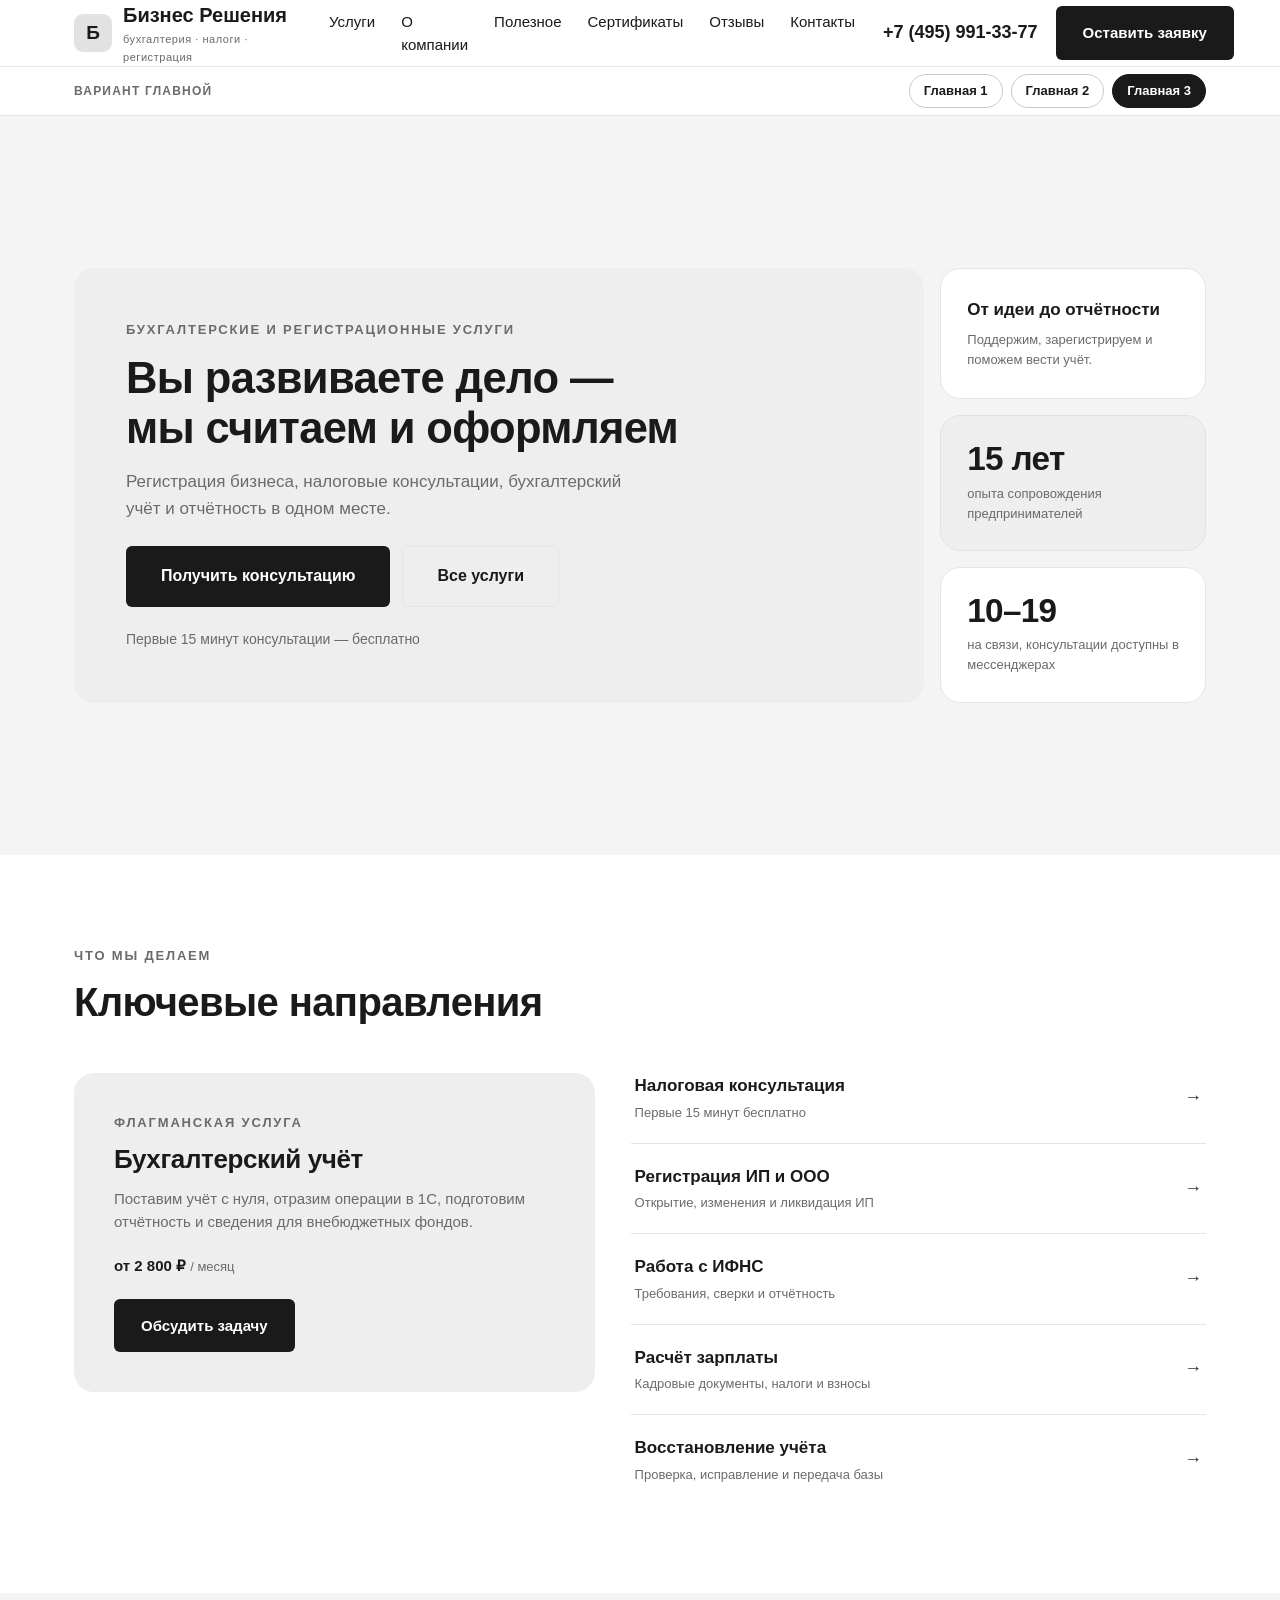
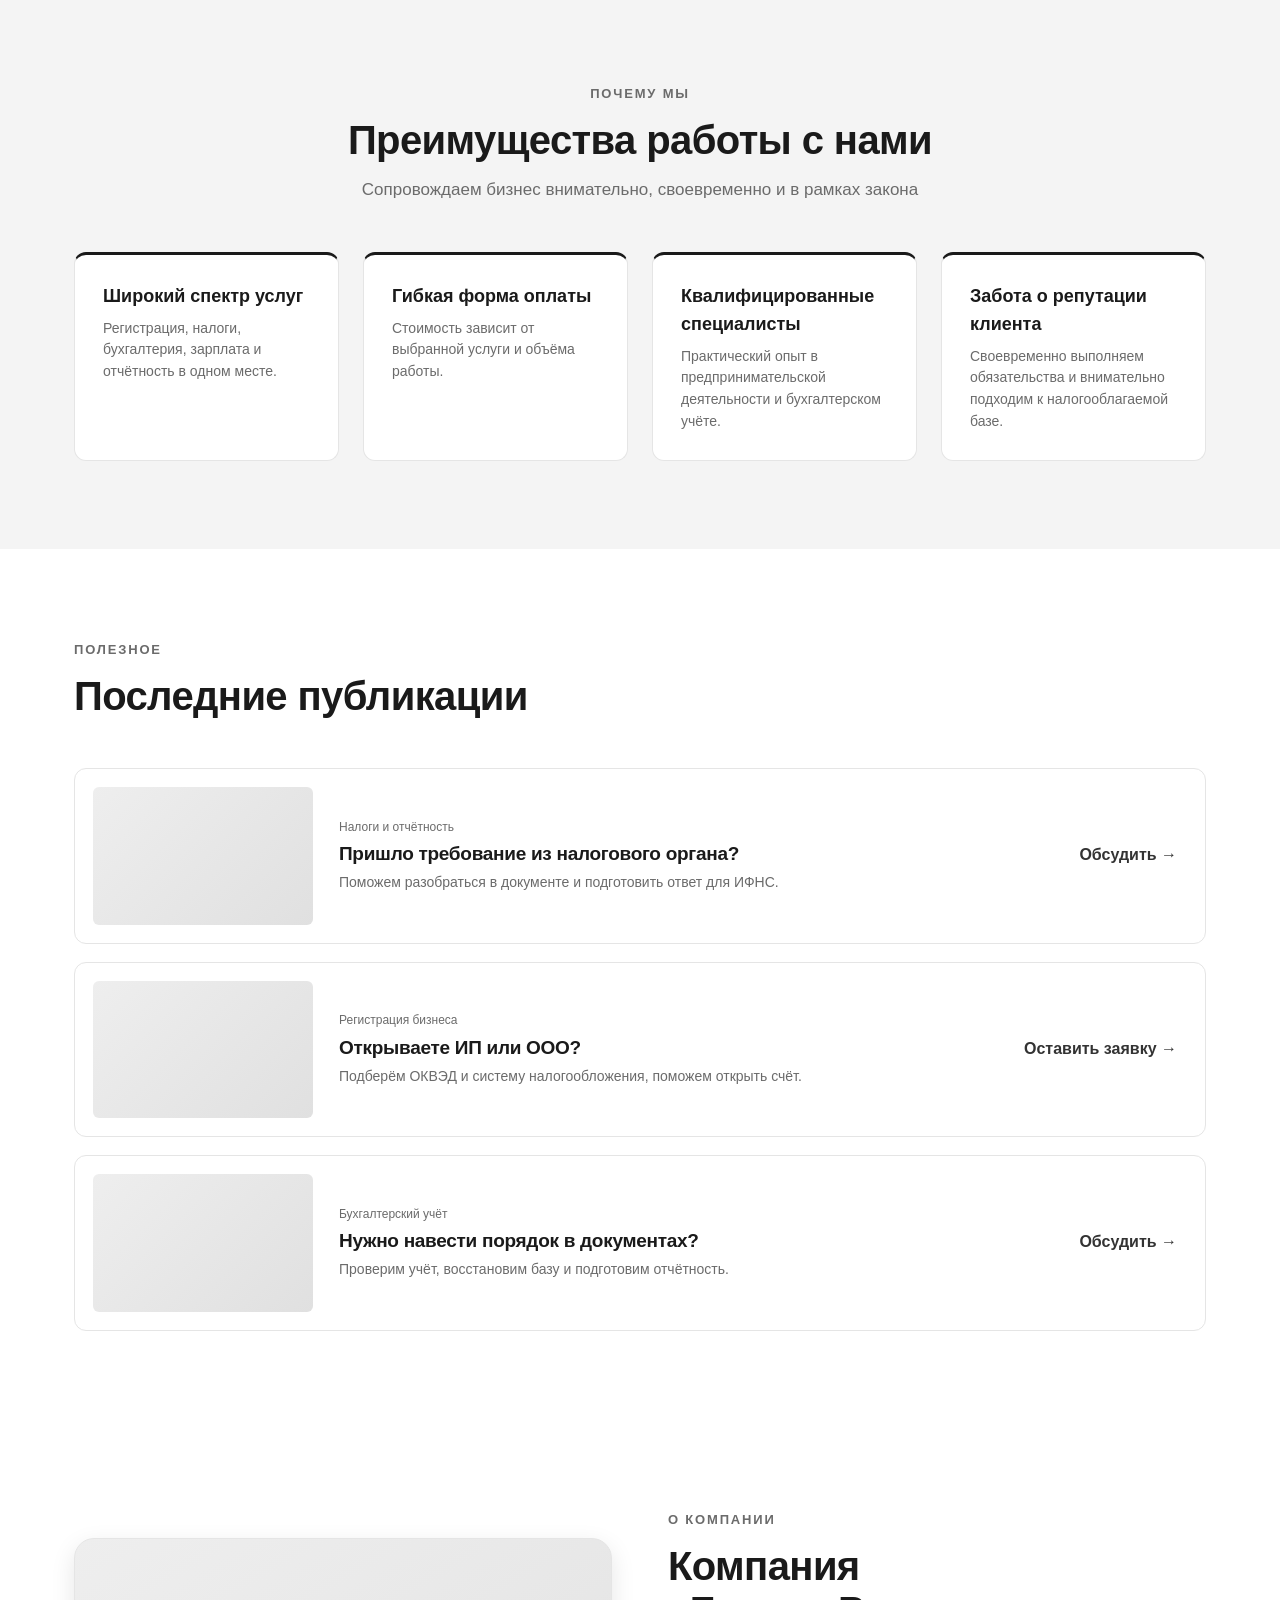
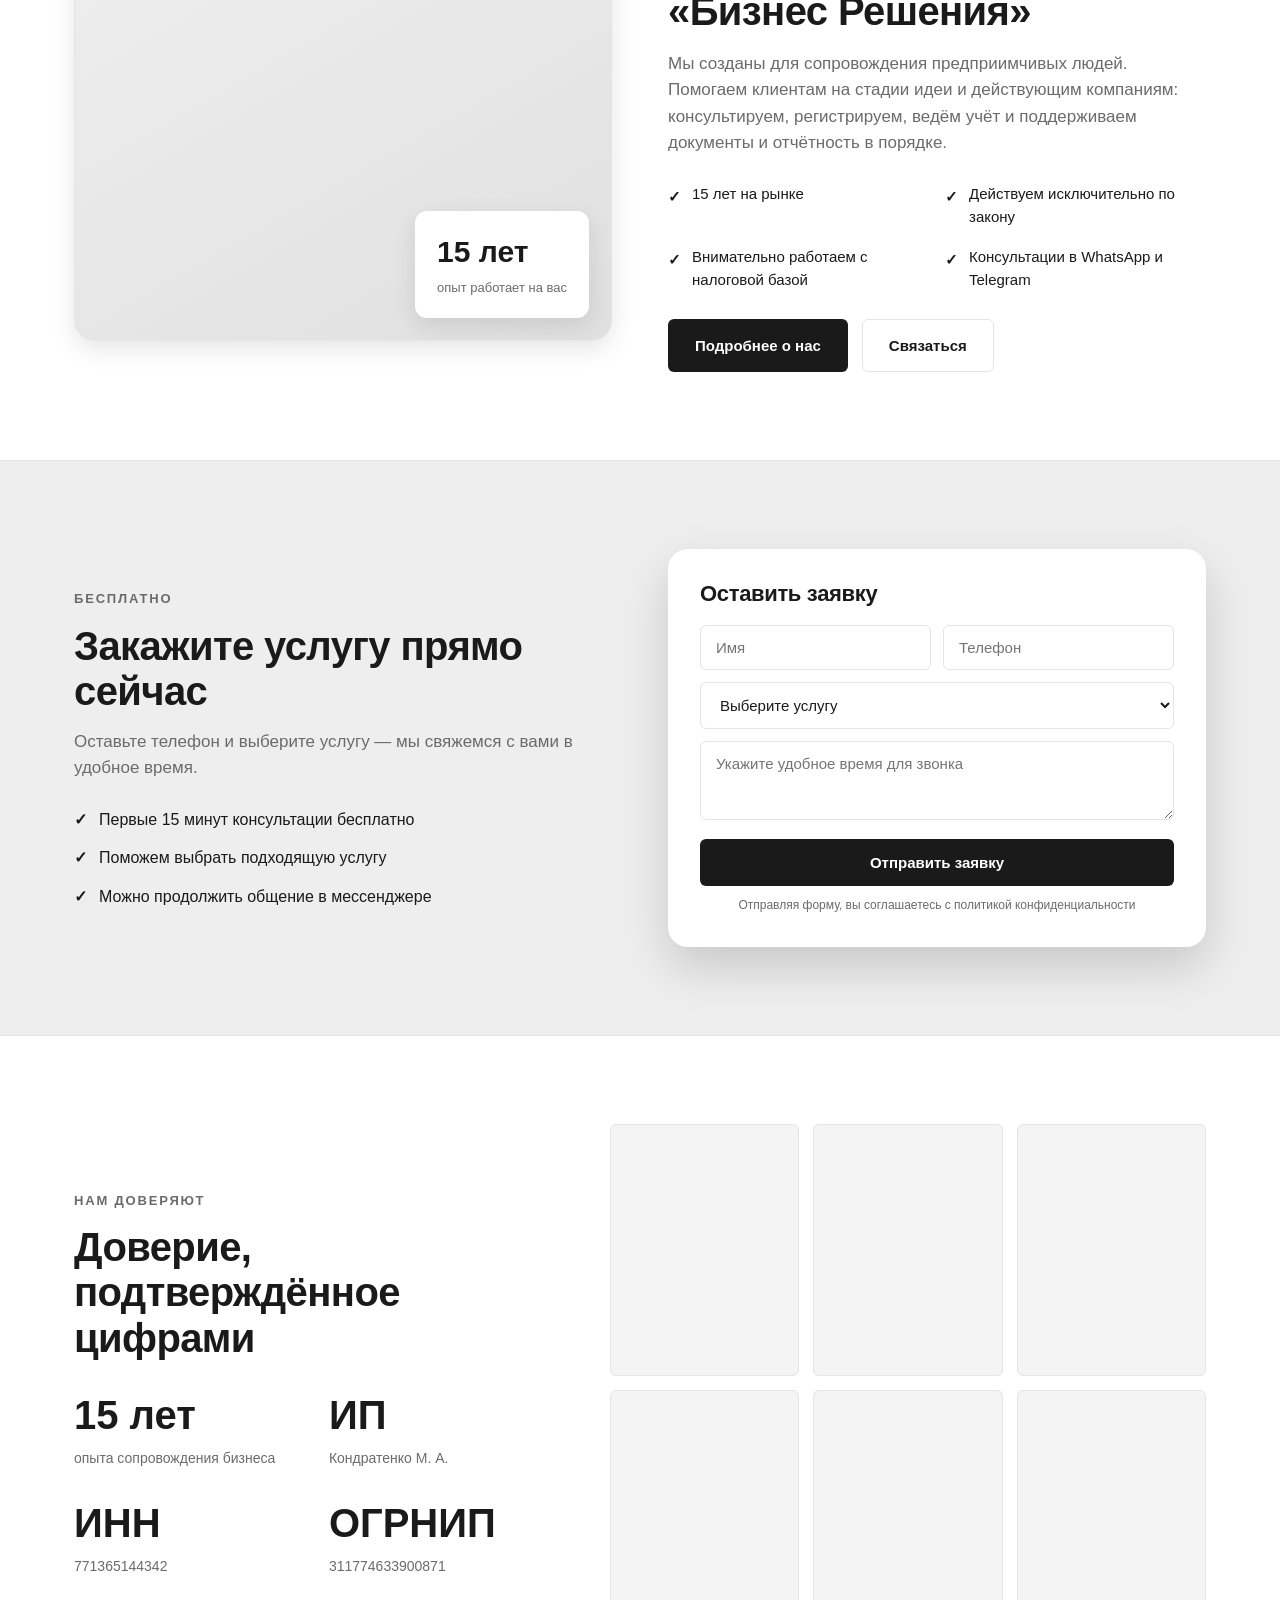
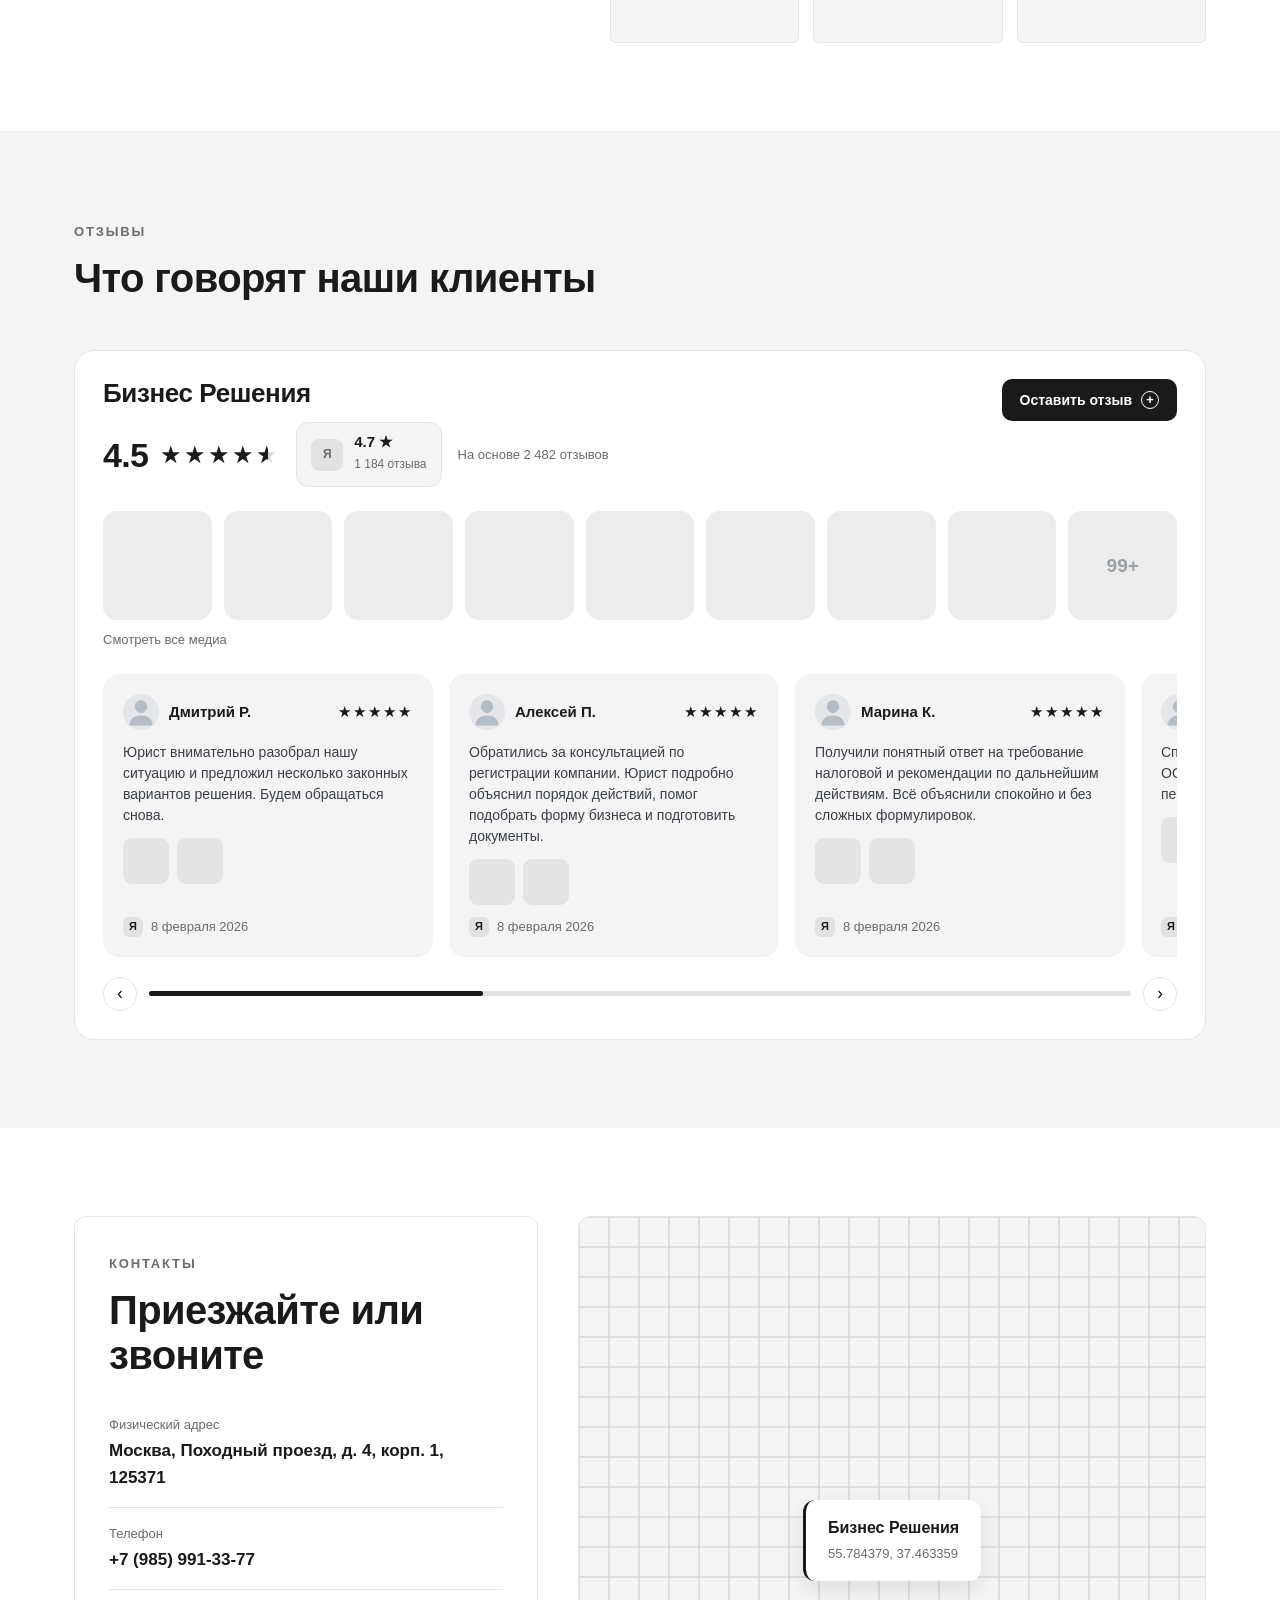
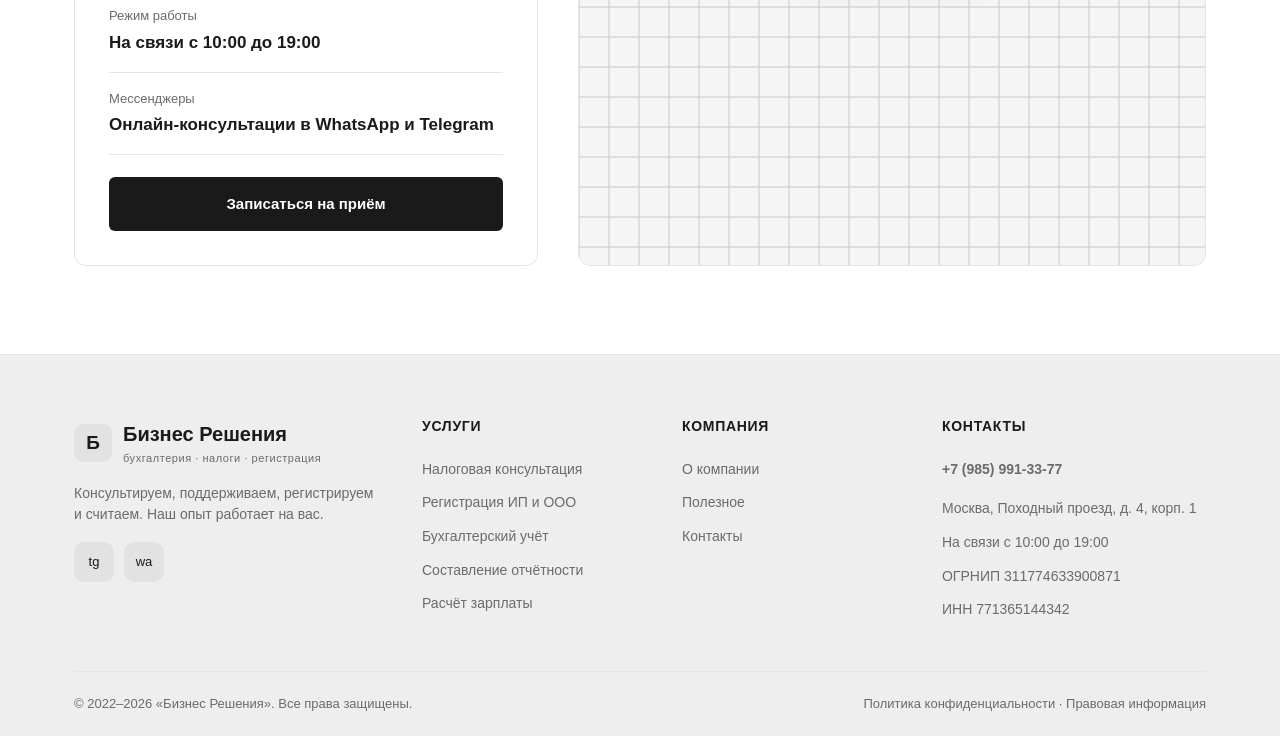
<file: variant-3.html>
<!DOCTYPE html>
<html lang="ru">
<head>
<meta charset="UTF-8">
<meta name="viewport" content="width=device-width, initial-scale=1.0">
<title>Бизнес Решения — вариант главной 3</title>
<meta name="description" content="Прототип главной страницы компании «Бизнес Решения»: регистрация бизнеса, бухгалтерский учёт, отчётность и налоговые консультации.">
<style>
/* --- Manrope (вшит base64, вариативный, latin+cyrillic) --- */
@font-face {
  font-family: 'Manrope';
  font-style: normal;
  font-weight: 400 800;
  font-display: swap;
  src: url([data-uri]) format("woff2") format('woff2');
  unicode-range: U+0460-052F, U+1C80-1C8A, U+20B4, U+2DE0-2DFF, U+A640-A69F, U+FE2E-FE2F;
}
@font-face {
  font-family: 'Manrope';
  font-style: normal;
  font-weight: 400 800;
  font-display: swap;
  src: url([data-uri]) format("woff2") format('woff2');
  unicode-range: U+0301, U+0400-045F, U+0490-0491, U+04B0-04B1, U+2116;
}
@font-face {
  font-family: 'Manrope';
  font-style: normal;
  font-weight: 400 800;
  font-display: swap;
  src: url([data-uri]) format("woff2") format('woff2');
  unicode-range: U+0000-00FF, U+0131, U+0152-0153, U+02BB-02BC, U+02C6, U+02DA, U+02DC, U+0304, U+0308, U+0329, U+2000-206F, U+20AC, U+2122, U+2191, U+2193, U+2212, U+2215, U+FEFF, U+FFFD;
}
/* =========================================================================
   ДИЗАЙН-ТОКЕНЫ
   Всё оформление вынесено в переменные — чтобы перекрасить шаблон под
   другого клиента, достаточно поменять значения в :root.
   ========================================================================= */
:root{
  /* Палитра — чёрно-белая (монохром) */
  --c-brand:      #1a1a1a;   /* основной «чернильный» */
  --c-brand-700:  #000000;
  --c-brand-600:  #333333;
  --c-accent:     #1a1a1a;   /* акцент — CTA, подчёркивания */
  --c-accent-600: #000000;
  --c-ink:        #1a1a1a;   /* основной текст */
  --c-muted:      #6b6b6b;   /* вторичный текст */
  --c-line:       #e5e5e5;   /* границы */
  --c-bg:         #ffffff;
  --c-bg-soft:    #f4f4f4;   /* мягкий фон секций */
  --c-bg-dark:    #eeeeee;   /* «тёмные» секции — теперь светло-серые */
  --c-success:    #333333;

  /* Типографика */
  --font-head: "Manrope",-apple-system,"Segoe UI",Roboto,sans-serif;   /* заголовки */
  --font-body: "Manrope",-apple-system,"Segoe UI",Roboto,Helvetica,Arial,sans-serif;

  /* Скругления и тени */
  --r-sm: 6px;
  --r-md: 12px;
  --r-lg: 20px;
  --shadow-sm: 0 1px 3px rgba(0,0,0,.08), 0 1px 2px rgba(0,0,0,.04);
  --shadow-md: 0 8px 24px rgba(0,0,0,.10);
  --shadow-lg: 0 20px 48px rgba(0,0,0,.16);

  /* Раскладка */
  --container: 1180px;
  --gap: 24px;
  --section-y: 88px;
}

/* =========================================================================
   БАЗА
   ========================================================================= */
*,*::before,*::after{box-sizing:border-box;margin:0;padding:0}
html{scroll-behavior:smooth}
body{
  font-family:var(--font-body);
  color:var(--c-ink);
  background:var(--c-bg);
  line-height:1.55;
  -webkit-font-smoothing:antialiased;
}
/* На исходном сайте нет опубликованных сертификатов и подтверждённого модуля
   отзывов. В прототипе эти заготовки сохранены в коде, но скрыты до получения
   реальных материалов от клиента. */
img{max-width:100%;display:block}
a{color:inherit;text-decoration:none}
b,strong{font-weight:600}
h1,h2,h3,h4{font-family:var(--font-head);font-weight:600;line-height:1.14;letter-spacing:-.015em;color:var(--c-brand)}
h2{font-size:clamp(26px,3.4vw,40px)}
h3{font-size:clamp(18px,2vw,22px)}
p{color:var(--c-muted)}
.container{max-width:var(--container);margin:0 auto;padding:0 24px}
section{padding:var(--section-y) 0}
.eyebrow{
  display:inline-block;font-family:var(--font-body);font-weight:600;
  font-size:13px;letter-spacing:.14em;text-transform:uppercase;
  color:var(--c-muted);margin-bottom:14px;
}
.section-head{max-width:720px;margin:0 auto 48px;text-align:center}
.section-head p{margin-top:14px;font-size:17px}
.section-head--left{margin-left:0;text-align:left}

/* Кнопки */
.btn{
  display:inline-flex;align-items:center;gap:10px;justify-content:center;
  font-family:var(--font-body);font-weight:600;font-size:15px;
  padding:14px 26px;border-radius:var(--r-sm);border:1px solid transparent;
  cursor:pointer;transition:.18s ease;white-space:nowrap;
}
.btn-primary{background:var(--c-accent);color:#fff}
.btn-primary:hover{background:var(--c-accent-600);transform:translateY(-1px)}
.btn-white{background:#fff;color:#111}
.btn-white:hover{background:#ececec;transform:translateY(-1px)}
.btn-dark{background:var(--c-brand);color:#fff}
.btn-dark:hover{background:var(--c-brand-700);transform:translateY(-1px)}
.btn-ghost{background:transparent;color:#fff;border-color:rgba(255,255,255,.4)}
.btn-ghost:hover{background:rgba(255,255,255,.1)}
.btn-outline{background:transparent;color:var(--c-brand);border-color:var(--c-line)}
.btn-outline:hover{border-color:var(--c-brand);background:var(--c-bg-soft)}
.btn-lg{padding:17px 34px;font-size:16px}

.link-arrow{display:inline-flex;align-items:center;gap:7px;color:var(--c-brand-600);font-weight:600}
.link-arrow svg{transition:.18s}
.link-arrow:hover svg{transform:translateX(4px)}

/* =========================================================================
   ПАНЕЛЬ ПЕРЕКЛЮЧЕНИЯ ВАРИАНТОВ (только для прототипа, не для прода)
   ========================================================================= */
.variant-wrap{position:relative}
.variant-bar{
  position:sticky;top:66px;z-index:40;
  display:flex;align-items:center;gap:10px;flex-wrap:wrap;
  padding:9px 16px;margin:0 auto;max-width:var(--container);
  background:#e6e6e6;color:var(--c-ink);border-radius:0 0 var(--r-md) var(--r-md);
  box-shadow:var(--shadow-md);
}
.variant-wrap>.variant-bar{display:none}
.home-variant-switcher{
  position:sticky;top:66px;z-index:45;background:rgba(255,255,255,.94);
  backdrop-filter:blur(10px);border-bottom:1px solid var(--c-line);
}
.home-variant-switcher .container{min-height:48px;display:flex;align-items:center;justify-content:flex-end;gap:8px}
.home-variant-switcher .switcher-label{margin-right:auto;font-size:12px;font-weight:700;letter-spacing:.1em;text-transform:uppercase;color:var(--c-muted)}
.home-variant-switcher .vbtn{color:var(--c-ink)}
.variant-bar .vb-label{font-size:12px;letter-spacing:.1em;text-transform:uppercase;opacity:.6;font-weight:600}
.variant-bar .vb-name{font-weight:600;font-family:var(--font-head)}
.variant-bar .vb-spacer{flex:1}
.vbtn{
  border:1px solid #c9c9c9;background:transparent;color:var(--c-ink);
  padding:6px 14px;border-radius:100px;font-size:13px;font-weight:600;cursor:pointer;transition:.15s;
}
.vbtn:hover{background:#dcdcdc}
.vbtn.active{background:var(--c-brand);color:#fff;border-color:var(--c-brand)}
.variant{display:none}
.variant.active{display:block}

/* =========================================================================
   ШАПКА
   ========================================================================= */
.site-header{
  position:sticky;top:0;z-index:50;background:rgba(255,255,255,.92);
  backdrop-filter:blur(8px);border-bottom:1px solid var(--c-line);
}
.nav{display:flex;align-items:center;gap:28px;height:66px}
.logo{display:flex;align-items:center;gap:11px;font-family:var(--font-head);font-weight:600;font-size:20px;color:var(--c-brand)}
.logo .mark{
  width:38px;height:38px;border-radius:9px;background:#e2e2e2;color:var(--c-brand);
  display:grid;place-items:center;font-size:19px;flex:none;
}
.logo small{display:block;font-family:var(--font-body);font-weight:500;font-size:11px;letter-spacing:.05em;color:var(--c-muted)}
.nav-links{display:flex;gap:26px;margin-left:14px}
.nav-links a{font-size:15px;font-weight:500;color:var(--c-ink);transition:.15s}
.nav-links a:hover{color:var(--c-brand-600)}
.nav-cta{margin-left:auto;display:flex;align-items:center;gap:18px}
.nav-phone{font-family:var(--font-head);font-weight:600;font-size:18px;color:var(--c-brand);white-space:nowrap}
.burger{display:none;background:none;border:none;cursor:pointer;flex-direction:column;gap:5px}
.burger span{width:24px;height:2px;background:var(--c-brand);display:block}

/* =========================================================================
   HERO / БАННЕР — 3 варианта
   ========================================================================= */
/* Вариант 1: рекомендуемый — сервисное бюро для запуска и ведения бизнеса */
.hero1{background:#f2f2f0;color:var(--c-ink);position:relative;overflow:hidden;border-bottom:1px solid var(--c-line)}
.hero1::before{content:"";position:absolute;inset:0;background:radial-gradient(circle at 82% 28%,rgba(0,0,0,.045),transparent 28%);pointer-events:none}
.hero1 .container{position:relative;padding-top:72px;padding-bottom:72px}
.hero1-grid{display:block;max-width:960px}
.hero1-copy{min-width:0;max-width:900px}
.hero1 .eyebrow{display:inline-flex;align-items:center;gap:9px;color:var(--c-ink);letter-spacing:.1em;margin-bottom:20px}
.hero1 .eyebrow::before{content:"";width:8px;height:8px;border-radius:50%;background:var(--c-brand);box-shadow:0 0 0 5px rgba(0,0,0,.08)}
.hero1 h1{color:var(--c-brand);font-size:clamp(38px,5vw,64px);line-height:1.03;letter-spacing:-.045em;max-width:800px;margin-bottom:24px}
.hero1 .lead{color:#4f4f4f;font-size:18px;line-height:1.65;max-width:690px;margin-bottom:28px}
.hero1 .lead strong{color:var(--c-ink);font-weight:650}
.hero-service-links{display:flex;gap:8px;flex-wrap:wrap;margin-bottom:30px}
.hero-service-links a{padding:9px 13px;border:1px solid #d3d3d0;border-radius:100px;background:rgba(255,255,255,.55);font-size:13px;font-weight:600;transition:.18s}
.hero-service-links a:hover{background:#fff;border-color:#999;transform:translateY(-1px)}
.hero1 .hero-actions{display:flex;gap:14px;flex-wrap:wrap}

/* Вариант 2: центрированный, крупная типографика, фото на фоне */
.hero2{position:relative;color:var(--c-ink);text-align:center;overflow:hidden;
  background:linear-gradient(180deg,rgba(238,238,238,.6),rgba(238,238,238,.9)),
  url("data:image/svg+xml,%3Csvg xmlns='http://www.w3.org/2000/svg' width='40' height='40'%3E%3Cpath d='M0 39h40M39 0v40' stroke='%23000000' stroke-opacity='.05'/%3E%3C/svg%3E") #eeeeee;
}
.hero2 .container{padding-top:104px;padding-bottom:104px;max-width:900px}
.hero2 .eyebrow{color:var(--c-muted)}
.hero2 h1{color:var(--c-brand);font-size:clamp(34px,5.4vw,62px);margin-bottom:22px}
.hero2 .lead{color:var(--c-muted);font-size:20px;max-width:640px;margin:0 auto 34px}
.hero2 .hero-actions{display:flex;gap:14px;justify-content:center;flex-wrap:wrap;margin-bottom:44px}
.hero2 .trust-row{display:flex;gap:44px;justify-content:center;flex-wrap:wrap;padding-top:32px;border-top:1px solid var(--c-line)}
.hero2 .trust-row div b{display:block;font-family:var(--font-head);font-size:34px;color:var(--c-brand)}
.hero2 .trust-row div span{font-size:14px;color:var(--c-muted)}

/* Вариант 3: минималистичный светлый со списком услуг-плитками */
/* Вариант 3: бенто — слева баннер, справа плашки-преимущества */
.hero3{background:var(--c-bg-soft)}
.hero3 .container{padding-top:64px;padding-bottom:64px}
.hero3 .bento{display:grid;grid-template-columns:3.2fr 1fr;gap:16px;align-items:stretch}
.bento-hero{background:#eeeeee;border-radius:var(--r-lg);padding:52px;display:flex;flex-direction:column;justify-content:center}
.bento-hero h1{font-size:clamp(30px,3.4vw,48px);margin-bottom:16px}
.bento-hero .lead{font-size:17px;color:var(--c-muted);margin-bottom:24px;max-width:520px}
.bento-hero .hero-actions{display:flex;gap:12px;flex-wrap:wrap;margin-bottom:22px}
.bento-hero .mini-trust{display:flex;gap:10px;align-items:center;color:var(--c-muted);font-size:14px}
.bento-hero .mini-trust .stars{color:var(--c-brand);letter-spacing:2px}
.bento-side{display:flex;flex-direction:column;gap:16px}
.bento-tile{flex:1;border-radius:var(--r-lg);padding:26px;border:1px solid var(--c-line);background:#fff;display:flex;flex-direction:column;justify-content:center;transition:.18s}
.bento-tile:hover{box-shadow:var(--shadow-md);transform:translateY(-3px);border-color:transparent}
.bento-tile.alt{background:#eeeeee;border-color:#e2e2e2}
.bento-tile .num{font-family:var(--font-head);font-weight:600;letter-spacing:-.02em;font-size:clamp(28px,2.6vw,38px);color:var(--c-brand);line-height:1;margin-bottom:8px}
.bento-tile b{font-family:var(--font-head);font-size:17px;color:var(--c-brand);display:block;margin-bottom:6px}
.bento-tile span{font-size:13px;color:var(--c-muted)}

/* =========================================================================
   УСЛУГИ — 3 варианта
   ========================================================================= */
.svc-grid{display:grid;grid-template-columns:repeat(3,1fr);gap:var(--gap)}
/* Вариант 1: карточки с описанием и ценой */
.svc-card{background:#fff;border:1px solid var(--c-line);border-radius:var(--r-md);padding:30px;transition:.2s;display:flex;flex-direction:column}
.svc-card:hover{box-shadow:var(--shadow-md);transform:translateY(-4px);border-color:transparent}
.svc-card h3{margin-bottom:10px}
.svc-card p{font-size:14px;flex:1;margin-bottom:18px}
.svc-price{font-family:var(--font-head);color:var(--c-brand);font-weight:600;font-size:15px;margin-bottom:16px}
.svc-price span{color:var(--c-muted);font-family:var(--font-body);font-weight:400;font-size:13px}

/* Вариант 2: компактный список в 2 колонки с разделителями */
.svc-list{display:grid;grid-template-columns:1fr 1fr;gap:0 56px}
.svc-row{display:flex;gap:18px;padding:22px 0;border-bottom:1px solid var(--c-line);align-items:flex-start}
.svc-row .n{font-family:var(--font-head);font-size:15px;color:var(--c-brand);font-weight:600;flex:none;width:30px}
.svc-row .b b{display:block;font-family:var(--font-head);color:var(--c-brand);font-size:17px;margin-bottom:4px}
.svc-row .b p{font-size:14px}
.svc-row .go{margin-left:auto;color:var(--c-brand-600);flex:none;opacity:0;transition:.15s}
.svc-row:hover .go{opacity:1;transform:translateX(3px)}

/* Вариант 3: крупные тайлы, одна выделенная */
/* Вариант 3: флагманская услуга + компактный список остальных */
.svc-feature{display:grid;grid-template-columns:.95fr 1.05fr;gap:36px;align-items:start}
.svc-flagship{background:#eeeeee;border-radius:var(--r-lg);padding:40px;display:flex;flex-direction:column}
.svc-flagship .eyebrow{margin-bottom:12px}
.svc-flagship h3{font-size:26px;margin-bottom:12px}
.svc-flagship p{font-size:15px;margin-bottom:20px}
.svc-flagship .svc-price{margin-bottom:22px}
.svc-compact{display:flex;flex-direction:column}
.svc-compact .row{display:flex;align-items:center;gap:16px;padding:20px 4px;border-bottom:1px solid var(--c-line);transition:.15s}
.svc-compact .row:first-child{padding-top:0}
.svc-compact .row:last-child{border-bottom:none}
.svc-compact .row:hover{padding-left:12px}
.svc-compact .row .txt b{display:block;font-family:var(--font-head);color:var(--c-brand);font-size:17px;margin-bottom:3px}
.svc-compact .row .txt p{font-size:13px}
.svc-compact .row .go{margin-left:auto;color:var(--c-brand-600);flex:none;font-size:18px}

/* =========================================================================
   ПРЕИМУЩЕСТВА
   ========================================================================= */
.adv{background:var(--c-bg-soft)}
.adv-grid{display:grid;grid-template-columns:repeat(4,1fr);gap:var(--gap)}
.adv-item{background:#fff;border-radius:var(--r-md);padding:28px;border:1px solid var(--c-line);border-top:3px solid var(--c-brand)}
.adv-item b{display:block;font-family:var(--font-head);color:var(--c-brand);font-size:18px;margin-bottom:7px}
.adv-item p{font-size:14px}

/* =========================================================================
   БЛОГ — 3 варианта
   ========================================================================= */
/* Вариант 1: 3 равные карточки с картинкой */
.blog-grid{display:grid;grid-template-columns:repeat(3,1fr);gap:var(--gap)}
.post{background:#fff;border:1px solid var(--c-line);border-radius:var(--r-md);overflow:hidden;transition:.2s;display:flex;flex-direction:column}
.post:hover{box-shadow:var(--shadow-md);transform:translateY(-4px)}
.post .thumb{aspect-ratio:16/10;background:linear-gradient(135deg,#eeeeee,#e0e0e0);position:relative}
.post .thumb .tag{position:absolute;left:14px;top:14px;background:#fff;color:var(--c-brand);font-size:12px;font-weight:600;padding:5px 11px;border-radius:100px}
.post .body{padding:22px;display:flex;flex-direction:column;flex:1}
.post .meta{font-size:12px;color:var(--c-muted);margin-bottom:9px}
.post h3{font-size:18px;margin-bottom:9px}
.post p{font-size:14px;flex:1;margin-bottom:14px}

/* Вариант 2: одна крупная + список справа */
.blog-feature{display:grid;grid-template-columns:1.1fr .9fr;gap:40px;align-items:start}
.blog-main{background:#fff;border:1px solid var(--c-line);border-radius:var(--r-md);overflow:hidden}
.blog-main .thumb{aspect-ratio:16/9;background:linear-gradient(135deg,#eeeeee,#e0e0e0)}
.blog-main .body{padding:28px}
.blog-main .meta{font-size:13px;color:var(--c-muted);margin-bottom:10px}
.blog-main h3{font-size:24px;margin-bottom:12px}
.blog-side{display:flex;flex-direction:column;gap:4px}
.blog-side .row{display:flex;gap:16px;padding:18px 0;border-bottom:1px solid var(--c-line);align-items:center}
.blog-side .row .th{width:78px;height:60px;border-radius:8px;flex:none;background:linear-gradient(135deg,#eeeeee,#e0e0e0)}
.blog-side .row b{display:block;font-family:var(--font-head);color:var(--c-brand);font-size:16px;line-height:1.3;margin-bottom:5px}
.blog-side .row span{font-size:12px;color:var(--c-muted)}

/* Вариант 3: горизонтальные широкие карточки-строки */
.blog-rows{display:flex;flex-direction:column;gap:18px}
.blog-hrow{display:grid;grid-template-columns:220px 1fr auto;gap:26px;align-items:center;background:#fff;border:1px solid var(--c-line);border-radius:var(--r-md);padding:18px;transition:.2s}
.blog-hrow:hover{box-shadow:var(--shadow-md);border-color:transparent}
.blog-hrow .th{aspect-ratio:16/10;border-radius:var(--r-sm);background:linear-gradient(135deg,#eeeeee,#e0e0e0)}
.blog-hrow .meta{font-size:12px;color:var(--c-muted);margin-bottom:7px}
.blog-hrow h3{font-size:19px;margin-bottom:7px}
.blog-hrow p{font-size:14px}
.blog-hrow .go{padding-right:10px}

/* =========================================================================
   О КОМПАНИИ
   ========================================================================= */
.about .container{display:grid;grid-template-columns:1fr 1fr;gap:56px;align-items:center}
.about-media{border-radius:var(--r-lg);aspect-ratio:4/3;background:linear-gradient(150deg,#eeeeee,#e0e0e0);position:relative;overflow:hidden;box-shadow:var(--shadow-md);border:1px solid var(--c-line)}
.about-media .badge{position:absolute;right:22px;bottom:22px;background:#fff;border-radius:var(--r-md);padding:18px 22px;box-shadow:var(--shadow-md)}
.about-media .badge b{font-family:var(--font-head);color:var(--c-brand);font-size:30px;display:block}
.about-media .badge span{font-size:13px;color:var(--c-muted)}
.about-list{display:grid;grid-template-columns:1fr 1fr;gap:16px;margin-top:26px}
.about-list li{list-style:none;display:flex;gap:11px;font-size:15px;color:var(--c-ink)}
.about-list .chk{color:var(--c-brand);flex:none;margin-top:3px;font-weight:600}

/* =========================================================================
   ФОРМА ЗАЯВКИ (широкая секция)
   ========================================================================= */
.field{margin-bottom:12px}
.field input,.field select,.field textarea{
  width:100%;padding:13px 15px;border:1px solid var(--c-line);border-radius:var(--r-sm);
  font-family:var(--font-body);font-size:15px;color:var(--c-ink);background:#fff;
}
.field input:focus,.field select:focus,.field textarea:focus{outline:none;border-color:var(--c-brand);box-shadow:0 0 0 3px rgba(0,0,0,.10)}
.form-note{font-size:12px;color:var(--c-muted);margin-top:10px;text-align:center}
.cta{background:#eeeeee;color:var(--c-ink);border-top:1px solid var(--c-line);border-bottom:1px solid var(--c-line)}
.cta .container{display:grid;grid-template-columns:1fr 1fr;gap:56px;align-items:center}
.cta h2{color:var(--c-brand)}
.cta p{color:var(--c-muted);font-size:17px;margin-top:14px}
.cta .eyebrow{color:var(--c-muted)}
.cta-benefits{display:flex;flex-direction:column;gap:14px;margin-top:26px}
.cta-benefits div{display:flex;gap:12px;align-items:center;color:var(--c-ink)}
.cta-benefits .chk{color:var(--c-brand);flex:none;font-weight:600}
.cta-form{background:#fff;border-radius:var(--r-lg);padding:32px;box-shadow:var(--shadow-lg);color:var(--c-ink)}
.cta-form h3{margin-bottom:18px}
.cta-form .grid2{display:grid;grid-template-columns:1fr 1fr;gap:12px}

/* =========================================================================
   СЕРТИФИКАТЫ — 3 варианта
   ========================================================================= */
/* Вариант 1: сетка «документов» с рамкой */
.cert-grid{display:grid;grid-template-columns:repeat(4,1fr);gap:var(--gap)}
.cert-doc{background:#fff;border:1px solid var(--c-line);border-radius:var(--r-md);padding:14px;transition:.2s;cursor:pointer}
.cert-doc:hover{box-shadow:var(--shadow-md);transform:translateY(-4px)}
.cert-doc .sheet{aspect-ratio:3/4;border-radius:var(--r-sm);background:var(--c-bg-soft);border:1px solid var(--c-line);display:flex;flex-direction:column;align-items:center;justify-content:center;gap:10px;color:var(--c-brand);position:relative}
.cert-doc .sheet .seal{width:52px;height:52px;border-radius:50%;border:2px solid var(--c-brand);color:var(--c-brand);display:grid;place-items:center;font-size:11px;font-weight:600;text-align:center;line-height:1.1}
.cert-doc .cap{text-align:center;font-size:13px;color:var(--c-muted);padding:12px 6px 4px}

/* Вариант 2: горизонтальная лента-карусель наград */
.cert-strip{display:flex;gap:18px;overflow-x:auto;padding-bottom:10px;scroll-snap-type:x mandatory}
.cert-strip::-webkit-scrollbar{height:6px}
.cert-strip::-webkit-scrollbar-thumb{background:var(--c-line);border-radius:100px}
.cert-badge{flex:none;width:250px;scroll-snap-align:start;background:#fff;border:1px solid var(--c-line);border-left:3px solid var(--c-brand);border-radius:var(--r-md);padding:24px}
.cert-badge b{display:block;font-family:var(--font-head);color:var(--c-brand);font-size:17px;margin-bottom:6px}
.cert-badge span{font-size:13px;color:var(--c-muted)}

/* Вариант 3: акцент на цифрах доверия + миниатюры */
.cert-split{display:grid;grid-template-columns:.9fr 1.1fr;gap:48px;align-items:center}
.cert-nums{display:grid;grid-template-columns:1fr 1fr;gap:22px}
.cert-nums .nn b{font-family:var(--font-head);color:var(--c-brand);font-size:40px;display:block}
.cert-nums .nn span{color:var(--c-muted);font-size:14px}
.cert-thumbs{display:grid;grid-template-columns:repeat(3,1fr);gap:14px}
.cert-thumbs .t{aspect-ratio:3/4;border-radius:var(--r-sm);background:var(--c-bg-soft);border:1px solid var(--c-line);cursor:pointer;transition:.2s}
.cert-thumbs .t:hover{box-shadow:var(--shadow-md);transform:translateY(-3px)}

/* =========================================================================
   ОТЗЫВЫ (место под модуль Яндекс.Карт)
   ========================================================================= */
.reviews{background:var(--c-bg-soft)}
/* Модуль отзывов (ч/б, в стиле прототипа; в проде — встраиваемый виджет LEADSPACE со своим оформлением) */
.yamod{background:#fff;border:1px solid var(--c-line);border-radius:var(--r-lg);padding:28px;text-align:left}
.yamod h3{font-family:var(--font-head);font-weight:600;letter-spacing:-.015em;color:var(--c-brand)}
.yamod .yst{position:relative;display:inline-block;font-size:15px;line-height:1;letter-spacing:2px}
.yamod .yst i{font-style:normal;color:#d8d8d8}
.yamod .yst i.f{position:absolute;left:0;top:0;width:var(--p,100%);overflow:hidden;color:var(--c-brand);white-space:nowrap}
.yamod .yst.lg{font-size:24px}
.yamod .score{display:flex;align-items:center;gap:12px}
.yamod .score .num{font-family:var(--font-head);font-weight:600;font-size:34px;letter-spacing:-.02em;color:var(--c-brand);line-height:1}
.yamod .subtxt{color:var(--c-muted);font-size:13px}
.yamod .ybadge{display:inline-flex;align-items:center;gap:11px;background:#f4f4f4;border:1px solid var(--c-line);border-radius:12px;padding:10px 14px}
.yamod .ymark{width:32px;height:32px;border-radius:8px;background:#e2e2e2;color:var(--c-brand);font-weight:600;display:grid;place-items:center;flex:none}
.yamod .ybadge b{font-size:15px;color:var(--c-brand);display:block;line-height:1.2}
.yamod .ybadge span{font-size:12px;color:var(--c-muted)}
.yamod .ybtn{display:inline-flex;align-items:center;gap:9px;background:var(--c-brand);color:#fff;border:none;border-radius:10px;padding:12px 18px;font-family:var(--font-body);font-weight:600;font-size:14px;cursor:pointer;transition:.15s}
.yamod .ybtn:hover{background:var(--c-brand-700)}
.yamod .ybtn .pl{width:18px;height:18px;border-radius:50%;border:1.6px solid currentColor;display:grid;place-items:center;font-size:13px;line-height:1}
.yamod .ymedia{display:grid;grid-template-columns:repeat(9,1fr);gap:12px}
.yamod .ymedia i{aspect-ratio:1;background:#ececec;border-radius:14px;display:block}
.yamod .ymedia i.more{display:grid;place-items:center;color:#9aa0a8;font-weight:600;font-size:19px;font-style:normal}
.yamod .ymedia-all{display:inline-block;margin-top:10px;color:var(--c-muted);font-size:13px}
.yamod .yav{width:36px;height:36px;border-radius:50%;background:#e4e6e9;flex:none;overflow:hidden;display:block}
.yamod .yav svg{width:100%;height:100%;display:block;fill:#b6bcc4}
.yamod .ycard{background:#f4f4f4;border-radius:16px;padding:20px;display:flex;flex-direction:column;gap:12px}
.yamod .ycard-top{display:flex;align-items:center;gap:10px}
.yamod .yname{flex:1;font-weight:600;color:var(--c-brand);font-size:15px}
.yamod .ytext{font-size:14px;color:#3a3f47;line-height:1.5;margin:0}
.yamod .ymore{color:var(--c-brand);font-weight:600;text-decoration:underline}
.yamod .ycard-media{display:flex;gap:8px}
.yamod .ycard-media i{width:46px;height:46px;border-radius:9px;background:#e4e4e4;display:block}
.yamod .ycard-foot{display:flex;align-items:center;gap:8px;color:var(--c-muted);font-size:13px;margin-top:auto}
.yamod .ymark.sm{width:20px;height:20px;font-size:11px;border-radius:6px}
.yamod .ytrack{display:flex;gap:16px;overflow-x:auto;padding-bottom:4px;scroll-snap-type:x mandatory}
.yamod .ytrack::-webkit-scrollbar{height:0}
.yamod .ytrack .ycard{flex:none;width:330px;scroll-snap-align:start}
.yamod .yprogress{display:flex;align-items:center;gap:12px;margin-top:16px}
.yamod .yprogress .tk{flex:1;height:5px;border-radius:5px;background:#e2e2e2;position:relative}
.yamod .yprogress .tk i{position:absolute;left:0;top:0;height:100%;width:34%;background:var(--c-brand);border-radius:5px;display:block}
.yamod .yarrow{width:34px;height:34px;border-radius:50%;border:1px solid var(--c-line);background:#fff;display:grid;place-items:center;cursor:pointer;color:var(--c-brand);flex:none;font-size:18px}
.yamod .ygrid{display:grid;grid-template-columns:repeat(3,1fr);gap:16px}
.yamod .yloadmore{margin-top:22px;background:#f4f4f4;border:1px solid var(--c-line);border-radius:10px;padding:12px 22px;font-family:var(--font-body);font-weight:600;font-size:14px;color:var(--c-brand);cursor:pointer}
.yamod .yby{display:flex;align-items:center;gap:7px;color:var(--c-muted);font-size:12px}
.yamod .yby b{color:var(--c-brand);font-weight:600;letter-spacing:.02em}
.yamod .yls{width:20px;height:20px;border-radius:5px;background:var(--c-brand);color:#fff;font-size:10px;font-weight:600;display:grid;place-items:center}
.yamod.v1{display:grid;grid-template-columns:250px 1fr;gap:32px}
.yamod.v1 .main{min-width:0}
.yamod.v1 .side{display:flex;flex-direction:column;gap:20px}
.yamod.v1 .side .ybtn{width:100%;justify-content:center}
.yamod.v1 .side .yby{margin-top:auto}
.yamod.v1 .main .head{display:flex;justify-content:space-between;align-items:flex-start;margin-bottom:20px;gap:16px}
.yamod.v1 .main .head h3{font-size:26px}
.yamod.v1 .main .head .cnt{color:var(--c-muted);font-size:13px;white-space:nowrap}
.yamod .yhead{display:flex;justify-content:space-between;align-items:flex-start;gap:20px;margin-bottom:24px}
.yamod .yhead h3{font-size:26px;margin-bottom:14px}
.yamod .yhead .hrow{display:flex;align-items:center;gap:16px;flex-wrap:wrap}
@media(max-width:980px){
  .yamod.v1{grid-template-columns:1fr}
  .yamod .ygrid{grid-template-columns:1fr 1fr}
  .yamod .ymedia{grid-template-columns:repeat(6,1fr)}
}
@media(max-width:620px){
  .yamod{padding:18px}
  .yamod .ygrid{grid-template-columns:1fr}
  .yamod .ymedia{grid-template-columns:repeat(4,1fr)}
  .yamod .yhead{flex-direction:column}
}

/* =========================================================================
   КОНТАКТЫ / КАРТА
   ========================================================================= */
.contacts .container{display:grid;grid-template-columns:.85fr 1.15fr;gap:40px;align-items:stretch}
.contact-card{background:#fff;border:1px solid var(--c-line);border-radius:var(--r-md);padding:34px}
.contact-item{padding:16px 0;border-bottom:1px solid var(--c-line)}
.contact-item:last-child{border-bottom:none}
.contact-item .l{font-size:13px;color:var(--c-muted);margin-bottom:3px}
.contact-item .v{font-family:var(--font-head);font-weight:600;color:var(--c-brand);font-size:17px}
.map-slot{border-radius:var(--r-md);overflow:hidden;border:1px solid var(--c-line);min-height:380px;
  background:
    linear-gradient(rgba(0,0,0,.04),rgba(0,0,0,.04)),
    url("data:image/svg+xml,%3Csvg xmlns='http://www.w3.org/2000/svg' width='60' height='60'%3E%3Cpath d='M0 30h60M30 0v60M0 0h60v60H0z' fill='none' stroke='%23d0d0d0' stroke-width='1'/%3E%3C/svg%3E");
  display:grid;place-items:center;position:relative}
.map-slot .pin{background:#fff;border-radius:var(--r-md);border-left:3px solid var(--c-brand);padding:16px 22px;box-shadow:var(--shadow-md)}
.map-slot .pin b{font-family:var(--font-head);color:var(--c-brand);display:block}
.map-slot .pin span{font-size:13px;color:var(--c-muted)}

/* =========================================================================
   ФУТЕР
   ========================================================================= */
.site-footer{background:#eeeeee;color:var(--c-muted);padding-top:64px;border-top:1px solid var(--c-line)}
.footer-top{display:grid;grid-template-columns:1.4fr 1fr 1fr 1.2fr;gap:40px;padding-bottom:44px;border-bottom:1px solid var(--c-line)}
.footer-top .logo{color:var(--c-brand);margin-bottom:16px}
.footer-top .logo small{color:var(--c-muted)}
.footer-top p{font-size:14px;color:var(--c-muted);max-width:300px}
.footer-col h4{color:var(--c-brand);font-family:var(--font-body);font-size:14px;letter-spacing:.05em;text-transform:uppercase;margin-bottom:18px}
.footer-col a{display:block;font-size:14px;padding:6px 0;color:var(--c-muted);transition:.15s}
.footer-col a:hover{color:var(--c-brand)}
.footer-contacts b{color:var(--c-brand);font-family:var(--font-head);font-size:20px;display:block;margin-bottom:6px}
.footer-social{display:flex;gap:10px;margin-top:16px}
.footer-social a{width:40px;height:40px;border-radius:10px;background:#e2e2e2;display:grid;place-items:center;color:var(--c-brand);font-size:13px}
.footer-social a:hover{background:var(--c-brand);color:#fff}
.footer-bottom{display:flex;justify-content:space-between;flex-wrap:wrap;gap:14px;padding:22px 0;font-size:13px;color:var(--c-muted)}
.footer-bottom a{color:var(--c-muted)}
.footer-bottom a:hover{color:var(--c-brand)}

/* =========================================================================
   АДАПТИВ
   ========================================================================= */
@media(max-width:980px){
  :root{--section-y:60px}
  .nav-links,.nav-phone{display:none}
  .burger{display:flex}
  .about .container,.cta .container,
  .contacts .container,.blog-feature,.cert-split,.svc-feature{grid-template-columns:1fr}
  .hero3 .bento{grid-template-columns:1fr}
  .bento-side{flex-direction:row}
  .svc-grid,.blog-grid{grid-template-columns:1fr 1fr}
  .adv-grid,.cert-grid{grid-template-columns:1fr 1fr}
  .footer-top{grid-template-columns:1fr 1fr}
  .svc-list{grid-template-columns:1fr}
  .blog-hrow{grid-template-columns:140px 1fr}
  .blog-hrow .go{display:none}
  .yandex-preview{grid-template-columns:1fr}
}
@media(max-width:620px){
  .svc-grid,.svc-tiles,.blog-grid,.adv-grid,.cert-grid,.about-list,.cta-form .grid2,.hero3-grid{grid-template-columns:1fr}
  .hero-badges,.hero2 .trust-row{gap:20px}
  .footer-top{grid-template-columns:1fr}
  .blog-hrow{grid-template-columns:1fr}
  .bento-side{flex-direction:column}
  .hero1 .container{padding-top:48px;padding-bottom:48px}
  .hero1 h1{font-size:clamp(32px,10vw,40px);overflow-wrap:anywhere}
  .hero1-grid,.hero1-copy{width:100%;min-width:0}
  .hero1 .hero-actions{flex-direction:column;align-items:stretch}
  .hero1 .hero-actions .btn{width:100%}
  .hero-service-links a{font-size:12px}
  .variant-bar{top:0;border-radius:0;overflow:hidden}
  .nav-cta{display:none}
  .home-variant-switcher .container{padding:7px 16px;min-height:46px}
  .home-variant-switcher .switcher-label{display:none}
  .home-variant-switcher .vbtn{flex:1;padding:7px 8px}
}
</style>
</head>
<body data-page-variant="3">

<!-- ========================= ШАПКА ========================= -->
<header class="site-header">
  <div class="container">
    <nav class="nav">
      <a href="index.html" class="logo">
        <span class="mark">Б</span>
        <span>Бизнес&nbsp;Решения<small>бухгалтерия · налоги · регистрация</small></span>
      </a>
      <div class="nav-links">
        <a href="services.html">Услуги</a>
        <a href="about.html">О компании</a>
        <a href="blog.html">Полезное</a>
        <a href="#certificates">Сертификаты</a>
        <a href="#reviews">Отзывы</a>
        <a href="contacts.html">Контакты</a>
      </div>
      <div class="nav-cta">
        <a class="nav-phone" href="tel:+74959913377">+7 (495) 991-33-77</a>
        <a href="#cta" class="btn btn-primary">Оставить заявку</a>
      </div>
      <button class="burger" aria-label="Меню"><span></span><span></span><span></span></button>
    </nav>
  </div>
</header>

<!-- Единый переключатель трёх цельных концепций главной (только для прототипа) -->
<div class="home-variant-switcher" aria-label="Вариант главной страницы">
  <div class="container">
    <span class="switcher-label">Вариант главной</span>
    <a class="vbtn active" data-v="1" href="index.html">Главная 1</a>
    <a class="vbtn" data-v="2" href="variant-2.html">Главная 2</a>
    <a class="vbtn" data-v="3" href="variant-3.html">Главная 3</a>
  </div>
</div>

<!-- ========================= БАННЕР (3 варианта) ========================= -->
<div class="variant-wrap" data-block="hero">
  <div class="variant-bar">
    <span class="vb-label">Блок</span><span class="vb-name">Баннер</span>
    <span class="vb-spacer"></span>
    <button class="vbtn active" data-v="1">Вариант 1 · рекомендуемый</button>
    <button class="vbtn" data-v="2">Вариант 2</button>
    <button class="vbtn" data-v="3">Вариант 3</button>
  </div>

  <!-- Hero v1 -->
  <section class="variant active hero1" data-v="1">
    <div class="container">
      <div class="hero1-grid">
        <div class="hero1-copy">
          <span class="eyebrow">Сервисное бюро для предпринимателей</span>
          <h1>Открываем бизнес.<br>Ведём бухгалтерию.<br>Решаем вопросы с&nbsp;ИФНС.</h1>
          <p class="lead"><strong>«Бизнес Решения»</strong> помогает ИП и компаниям с регистрацией, налогами, отчётностью и бухгалтерским сопровождением — в одном месте, без лишней бюрократии.</p>
          <div class="hero-service-links" aria-label="Основные услуги">
            <a href="#services">Регистрация ИП и ООО</a>
            <a href="#services">Бухгалтерское сопровождение</a>
            <a href="#services">Налоговые консультации</a>
            <a href="#services">Работа с ИФНС</a>
          </div>
          <div class="hero-actions">
            <a href="#cta" class="btn btn-dark btn-lg">Обсудить задачу</a>
            <a href="#services" class="btn btn-outline btn-lg">Посмотреть услуги</a>
          </div>
        </div>
      </div>
    </div>
  </section>

  <!-- Hero v2 -->
  <section class="variant hero2" data-v="2">
    <div class="container">
      <span class="eyebrow">15 лет сопровождаем предпринимателей</span>
      <h1>Делаем мир удобным для бизнеса</h1>
      <p class="lead">Консультируем, регистрируем и ведём учёт. Помогаем открыть дело, поддерживать документы и отчётность в порядке и решать вопросы с ИФНС.</p>
      <div class="hero-actions">
        <a href="#cta" class="btn btn-dark btn-lg">Обсудить задачу</a>
        <a href="#services" class="btn btn-outline btn-lg">Посмотреть услуги</a>
      </div>
      <div class="trust-row">
        <div><b>15 лет</b><span>опыта сопровождения</span></div>
        <div><b>15 минут</b><span>первая консультация бесплатно</span></div>
        <div><b>ИП и ООО</b><span>от идеи до отчётности</span></div>
      </div>
    </div>
  </section>

  <!-- Hero v3 -->
  <section class="variant hero3" data-v="3">
    <div class="container">
      <div class="bento">
        <div class="bento-hero">
          <span class="eyebrow">Бухгалтерские и регистрационные услуги</span>
          <h1>Вы развиваете дело — мы&nbsp;считаем и&nbsp;оформляем</h1>
          <p class="lead">Регистрация бизнеса, налоговые консультации, бухгалтерский учёт и отчётность в одном месте.</p>
          <div class="hero-actions">
            <a href="#cta" class="btn btn-dark btn-lg">Получить консультацию</a>
            <a href="#services" class="btn btn-outline btn-lg">Все услуги</a>
          </div>
          <div class="mini-trust">Первые 15 минут консультации — бесплатно</div>
        </div>
        <div class="bento-side">
          <div class="bento-tile"><b>От идеи до отчётности</b><span>Поддержим, зарегистрируем и поможем вести учёт.</span></div>
          <div class="bento-tile alt"><div class="num">15 лет</div><span>опыта сопровождения предпринимателей</span></div>
          <div class="bento-tile"><div class="num">10–19</div><span>на связи, консультации доступны в мессенджерах</span></div>
        </div>
      </div>
    </div>
  </section>
</div>

<!-- ========================= УСЛУГИ (3 варианта) ========================= -->
<div class="variant-wrap" data-block="services" id="services">
  <div class="variant-bar">
    <span class="vb-label">Блок</span><span class="vb-name">Перечень услуг</span>
    <span class="vb-spacer"></span>
    <button class="vbtn active" data-v="1">Вариант 1</button>
    <button class="vbtn" data-v="2">Вариант 2</button>
    <button class="vbtn" data-v="3">Вариант 3</button>
  </div>

  <!-- Services v1: карточки с ценой -->
  <section class="variant active" data-v="1">
    <div class="container">
      <div class="section-head">
        <span class="eyebrow">Что мы делаем</span>
        <h2>Услуги для бизнеса и предпринимателей</h2>
        <p>Регистрация, налоги, бухгалтерский учёт и отчётность — в одном месте</p>
      </div>
      <div class="svc-grid">
        <div class="svc-card"><h3>Налоговая консультация</h3><p>Ответим на вопросы по открытию бизнеса, изменениям, отчётности и требованиям налоговых органов.</p><div class="svc-price">15 минут бесплатно</div><a href="#cta" class="link-arrow">Оставить заявку →</a></div>
        <div class="svc-card"><h3>Регистрация ИП</h3><p>Регистрация онлайн, подбор ОКВЭД и системы налогообложения, открытие счёта и регистрация кассы.</p><div class="svc-price">Бесплатно</div><a href="#cta" class="link-arrow">Оставить заявку →</a></div>
        <div class="svc-card"><h3>Регистрация ООО</h3><p>Регистрация компании, внесение изменений и помощь в подборе юридического адреса.</p><div class="svc-price">от 5 000 ₽</div><a href="#cta" class="link-arrow">Оставить заявку →</a></div>
        <div class="svc-card"><h3>Юридические адреса</h3><p>Поможем подобрать и зарегистрировать юридический адрес без отказа.</p><div class="svc-price">от 35 000 ₽</div><a href="#cta" class="link-arrow">Оставить заявку →</a></div>
        <div class="svc-card"><h3>Бухгалтерский учёт</h3><p>Постановка и ведение учёта, восстановление базы, отчётность и работа в 1С.</p><div class="svc-price">от 2 800 ₽ <span>/ месяц</span></div><a href="#cta" class="link-arrow">Оставить заявку →</a></div>
        <div class="svc-card"><h3>Составление отчётности</h3><p>Баланс и отчёты о прибылях, капитале и движении денежных средств.</p><div class="svc-price">от 4 000 ₽ <span>/ квартал</span></div><a href="#cta" class="link-arrow">Оставить заявку →</a></div>
      </div>
    </div>
  </section>

  <!-- Services v2: список 2 колонки -->
  <section class="variant" data-v="2">
    <div class="container">
      <div class="section-head section-head--left">
        <span class="eyebrow">Направления</span>
        <h2>Перечень услуг</h2>
      </div>
      <div class="svc-list">
        <div class="svc-row"><div class="n">01</div><div class="b"><b>Налоговая консультация</b><p>Первые 15 минут бесплатно</p></div><span class="go">→</span></div>
        <div class="svc-row"><div class="n">02</div><div class="b"><b>Регистрация ИП и ООО</b><p>Онлайн-регистрация, изменения и ликвидация ИП</p></div><span class="go">→</span></div>
        <div class="svc-row"><div class="n">03</div><div class="b"><b>Юридические адреса</b><p>Подбор и регистрация без отказа</p></div><span class="go">→</span></div>
        <div class="svc-row"><div class="n">04</div><div class="b"><b>Работа с ИФНС</b><p>Ответы на требования и сверка с налоговой</p></div><span class="go">→</span></div>
        <div class="svc-row"><div class="n">05</div><div class="b"><b>Бухгалтерский учёт</b><p>Постановка, ведение и восстановление учёта</p></div><span class="go">→</span></div>
        <div class="svc-row"><div class="n">06</div><div class="b"><b>Составление отчётности</b><p>УСН, ОСНО и бухгалтерская отчётность</p></div><span class="go">→</span></div>
        <div class="svc-row"><div class="n">07</div><div class="b"><b>Расчёт зарплаты</b><p>Кадры, налоги, взносы и больничные</p></div><span class="go">→</span></div>
        <div class="svc-row"><div class="n">08</div><div class="b"><b>3-НДФЛ и нулевая отчётность</b><p>Подготовка и сдача деклараций</p></div><span class="go">→</span></div>
      </div>
      <div style="text-align:center;margin-top:36px"><a href="#" class="btn btn-outline btn-lg">Смотреть все услуги</a></div>
    </div>
  </section>

  <!-- Services v3: флагманская услуга + компактный список -->
  <section class="variant" data-v="3">
    <div class="container">
      <div class="section-head section-head--left">
        <span class="eyebrow">Что мы делаем</span>
        <h2>Ключевые направления</h2>
      </div>
      <div class="svc-feature">
        <div class="svc-flagship">
          <span class="eyebrow">Флагманская услуга</span>
          <h3>Бухгалтерский учёт</h3>
          <p>Поставим учёт с нуля, отразим операции в 1С, подготовим отчётность и сведения для внебюджетных фондов.</p>
          <div class="svc-price">от 2 800 ₽ <span>/ месяц</span></div>
          <div><a href="#cta" class="btn btn-dark">Обсудить задачу</a></div>
        </div>
        <div class="svc-compact">
          <a href="#cta" class="row"><div class="txt"><b>Налоговая консультация</b><p>Первые 15 минут бесплатно</p></div><span class="go">→</span></a>
          <a href="#cta" class="row"><div class="txt"><b>Регистрация ИП и ООО</b><p>Открытие, изменения и ликвидация ИП</p></div><span class="go">→</span></a>
          <a href="#cta" class="row"><div class="txt"><b>Работа с ИФНС</b><p>Требования, сверки и отчётность</p></div><span class="go">→</span></a>
          <a href="#cta" class="row"><div class="txt"><b>Расчёт зарплаты</b><p>Кадровые документы, налоги и взносы</p></div><span class="go">→</span></a>
          <a href="#cta" class="row"><div class="txt"><b>Восстановление учёта</b><p>Проверка, исправление и передача базы</p></div><span class="go">→</span></a>
        </div>
      </div>
    </div>
  </section>
</div>

<!-- ========================= ПРЕИМУЩЕСТВА ========================= -->
<section class="adv">
  <div class="container">
    <div class="section-head">
      <span class="eyebrow">Почему мы</span>
      <h2>Преимущества работы с нами</h2>
      <p>Сопровождаем бизнес внимательно, своевременно и в рамках закона</p>
    </div>
    <div class="adv-grid">
      <div class="adv-item"><b>Широкий спектр услуг</b><p>Регистрация, налоги, бухгалтерия, зарплата и отчётность в одном месте.</p></div>
      <div class="adv-item"><b>Гибкая форма оплаты</b><p>Стоимость зависит от выбранной услуги и объёма работы.</p></div>
      <div class="adv-item"><b>Квалифицированные специалисты</b><p>Практический опыт в предпринимательской деятельности и бухгалтерском учёте.</p></div>
      <div class="adv-item"><b>Забота о репутации клиента</b><p>Своевременно выполняем обязательства и внимательно подходим к налогооблагаемой базе.</p></div>
    </div>
  </div>
</section>

<!-- ========================= БЛОГ (3 варианта) ========================= -->
<div class="variant-wrap" data-block="blog" id="blog">
  <div class="variant-bar">
    <span class="vb-label">Блок</span><span class="vb-name">Полезное</span>
    <span class="vb-spacer"></span>
    <button class="vbtn active" data-v="1">Вариант 1</button>
    <button class="vbtn" data-v="2">Вариант 2</button>
    <button class="vbtn" data-v="3">Вариант 3</button>
  </div>

  <!-- Blog v1: 3 карточки -->
  <section class="variant active" data-v="1">
    <div class="container">
      <div class="section-head">
        <span class="eyebrow">Полезное</span>
        <h2>Блог и разборы</h2>
        <p>Ответы на задачи, с которыми предприниматели обращаются к нам чаще всего</p>
      </div>
      <div class="blog-grid">
        <article class="post"><div class="thumb"><span class="tag">Консультация</span></div><div class="body"><div class="meta">Налоги и отчётность</div><h3>Пришло требование из налогового органа?</h3><p>Разберём документ, подскажем порядок действий и поможем подготовить ответ для ИФНС.</p><a href="#cta" class="link-arrow">Задать вопрос →</a></div></article>
        <article class="post"><div class="thumb"><span class="tag">Регистрация</span></div><div class="body"><div class="meta">Старт бизнеса</div><h3>Регистрируете ИП или ООО?</h3><p>Поможем выбрать ОКВЭД и систему налогообложения, открыть счёт и зарегистрировать кассу.</p><a href="#cta" class="link-arrow">Оставить заявку →</a></div></article>
        <article class="post"><div class="thumb"><span class="tag">Бухгалтерия</span></div><div class="body"><div class="meta">Учёт и отчётность</div><h3>Нужно навести порядок в документах?</h3><p>Проверим состояние учёта, восстановим базу и подготовим обязательную отчётность.</p><a href="#cta" class="link-arrow">Обсудить задачу →</a></div></article>
      </div>
    </div>
  </section>

  <!-- Blog v2: крупная + список -->
  <section class="variant" data-v="2">
    <div class="container">
      <div class="section-head section-head--left">
        <span class="eyebrow">Полезное</span>
        <h2>Блог и разборы</h2>
      </div>
      <div class="blog-feature">
        <article class="blog-main">
          <div class="thumb"></div>
          <div class="body">
            <div class="meta">Налоговая консультация</div>
            <h3>Вы решили открыть своё дело и у вас много вопросов?</h3>
            <p>Обсудим выбор формы бизнеса и системы налогообложения, регистрацию, отчётность и правильные договорные отношения. Первые 15 минут консультации бесплатны.</p>
            <a href="#cta" class="btn btn-outline">Задать вопрос</a>
          </div>
        </article>
        <div class="blog-side">
          <a href="#cta" class="row"><div class="th"></div><div><b>Пришло требование из налогового органа?</b><span>Работа с ИФНС</span></div></a>
          <a href="#cta" class="row"><div class="th"></div><div><b>Нужно зарегистрировать ИП или ООО?</b><span>Регистрация бизнеса</span></div></a>
          <a href="#cta" class="row"><div class="th"></div><div><b>Запутались в отчётности?</b><span>Бухгалтерское сопровождение</span></div></a>
          <a href="#cta" class="row"><div class="th"></div><div><b>Нужно восстановить бухгалтерский учёт?</b><span>Проверка и восстановление базы</span></div></a>
        </div>
      </div>
    </div>
  </section>

  <!-- Blog v3: горизонтальные строки -->
  <section class="variant" data-v="3">
    <div class="container">
      <div class="section-head section-head--left">
        <span class="eyebrow">Полезное</span>
        <h2>Последние публикации</h2>
      </div>
      <div class="blog-rows">
        <article class="blog-hrow"><div class="th"></div><div><div class="meta">Налоги и отчётность</div><h3>Пришло требование из налогового органа?</h3><p>Поможем разобраться в документе и подготовить ответ для ИФНС.</p></div><a href="#cta" class="link-arrow go">Обсудить →</a></article>
        <article class="blog-hrow"><div class="th"></div><div><div class="meta">Регистрация бизнеса</div><h3>Открываете ИП или ООО?</h3><p>Подберём ОКВЭД и систему налогообложения, поможем открыть счёт.</p></div><a href="#cta" class="link-arrow go">Оставить заявку →</a></article>
        <article class="blog-hrow"><div class="th"></div><div><div class="meta">Бухгалтерский учёт</div><h3>Нужно навести порядок в документах?</h3><p>Проверим учёт, восстановим базу и подготовим отчётность.</p></div><a href="#cta" class="link-arrow go">Обсудить →</a></article>
      </div>
    </div>
  </section>
</div>

<!-- ========================= О КОМПАНИИ ========================= -->
<section class="about" id="about">
  <div class="container">
    <div class="about-media">
      <div class="badge"><b>15 лет</b><span>опыт работает на вас</span></div>
    </div>
    <div>
      <span class="eyebrow">О компании</span>
      <h2>Компания «Бизнес&nbsp;Решения»</h2>
      <p style="margin-top:16px;font-size:17px">Мы созданы для сопровождения предприимчивых людей. Помогаем клиентам на стадии идеи и действующим компаниям: консультируем, регистрируем, ведём учёт и поддерживаем документы и отчётность в порядке.</p>
      <ul class="about-list">
        <li><span class="chk">✓</span> 15 лет на рынке</li>
        <li><span class="chk">✓</span> Действуем исключительно по закону</li>
        <li><span class="chk">✓</span> Внимательно работаем с налоговой базой</li>
        <li><span class="chk">✓</span> Консультации в WhatsApp и Telegram</li>
      </ul>
      <div style="margin-top:28px;display:flex;gap:14px;flex-wrap:wrap">
        <a href="#" class="btn btn-dark">Подробнее о нас</a>
        <a href="#cta" class="btn btn-outline">Связаться</a>
      </div>
    </div>
  </div>
</section>

<!-- ========================= ФОРМА ЗАЯВКИ ========================= -->
<section class="cta" id="cta">
  <div class="container">
    <div>
      <span class="eyebrow">Бесплатно</span>
      <h2>Закажите услугу прямо сейчас</h2>
      <p>Оставьте телефон и выберите услугу — мы свяжемся с вами в удобное время.</p>
      <div class="cta-benefits">
        <div><span class="chk">✓</span> Первые 15 минут консультации бесплатно</div>
        <div><span class="chk">✓</span> Поможем выбрать подходящую услугу</div>
        <div><span class="chk">✓</span> Можно продолжить общение в мессенджере</div>
      </div>
    </div>
    <form class="cta-form" onsubmit="return false">
      <h3>Оставить заявку</h3>
      <div class="grid2">
        <div class="field"><input type="text" placeholder="Имя"></div>
        <div class="field"><input type="tel" placeholder="Телефон"></div>
      </div>
      <div class="field"><select aria-label="Выберите услугу"><option>Выберите услугу</option><option>Консультация</option><option>Регистрация ИП</option><option>Ликвидация ИП</option><option>Маркетплейсы — бухучёт</option><option>Составление отчётности</option><option>Налоговое консультирование</option><option>Регистрация ООО</option><option>Постановка бухучёта</option><option>Расчёт зарплаты</option><option>Декларация 3-НДФЛ</option></select></div>
      <div class="field"><textarea rows="3" placeholder="Укажите удобное время для звонка"></textarea></div>
      <button class="btn btn-primary" style="width:100%">Отправить заявку</button>
      <div class="form-note">Отправляя форму, вы соглашаетесь с политикой конфиденциальности</div>
    </form>
  </div>
</section>

<!-- ========================= СЕРТИФИКАТЫ (3 варианта) ========================= -->
<div class="variant-wrap" data-block="certs" id="certificates">
  <div class="variant-bar">
    <span class="vb-label">Блок</span><span class="vb-name">Сертификаты</span>
    <span class="vb-spacer"></span>
    <button class="vbtn active" data-v="1">Вариант 1</button>
    <button class="vbtn" data-v="2">Вариант 2</button>
    <button class="vbtn" data-v="3">Вариант 3</button>
  </div>

  <!-- Certs v1: сетка документов -->
  <section class="variant active" data-v="1">
    <div class="container">
      <div class="section-head">
        <span class="eyebrow">Нам доверяют</span>
        <h2>Сертификаты и награды</h2>
        <p>Подтверждённая квалификация и членство в профессиональных объединениях</p>
      </div>
      <div class="cert-grid">
        <div class="cert-doc"><div class="sheet"><div class="seal">ФПА</div></div><div class="cap">Свидетельство ФПА РФ</div></div>
        <div class="cert-doc"><div class="sheet"><div class="seal">ISO</div></div><div class="cap">Сертификат ISO 9001</div></div>
        <div class="cert-doc"><div class="sheet"><div class="seal">СРО</div></div><div class="cap">Членство в СРО</div></div>
        <div class="cert-doc"><div class="sheet"><div class="seal">ТОП-50</div></div><div class="cap">Рейтинг «Право-300»</div></div>
      </div>
    </div>
  </section>

  <!-- Certs v2: лента-карусель наград -->
  <section class="variant" data-v="2">
    <div class="container">
      <div class="section-head section-head--left">
        <span class="eyebrow">Нам доверяют</span>
        <h2>Награды и признание</h2>
      </div>
      <div class="cert-strip">
        <div class="cert-badge"><b>Право-300</b><span>ТОП-50 юркомпаний, 2025</span></div>
        <div class="cert-badge"><b>ISO 9001:2015</b><span>Система менеджмента качества</span></div>
        <div class="cert-badge"><b>Премия «Юрист года»</b><span>Номинация «Арбитраж», 2024</span></div>
        <div class="cert-badge"><b>Член ФПА РФ</b><span>Федеральная палата адвокатов</span></div>
        <div class="cert-badge"><b>Страхование</b><span>Ответственность до 50 млн ₽</span></div>
      </div>
    </div>
  </section>

  <!-- Certs v3: цифры + миниатюры -->
  <section class="variant" data-v="3">
    <div class="container">
      <div class="cert-split">
        <div>
          <span class="eyebrow">Нам доверяют</span>
          <h2 style="margin-bottom:22px">Доверие, подтверждённое цифрами</h2>
          <div class="cert-nums">
            <div class="nn"><b>12</b><span>отраслевых наград</span></div>
            <div class="nn"><b>ISO</b><span>сертификат качества 9001</span></div>
            <div class="nn"><b>50 млн</b><span>страховка ответственности</span></div>
            <div class="nn"><b>ТОП-50</b><span>рейтинг «Право-300»</span></div>
          </div>
        </div>
        <div class="cert-thumbs">
          <div class="t"></div><div class="t"></div><div class="t"></div>
          <div class="t"></div><div class="t"></div><div class="t"></div>
        </div>
      </div>
    </div>
  </section>
</div>

<!-- ========================= ОТЗЫВЫ (место под модуль Яндекс.Карт) ========================= -->
<div class="variant-wrap" data-block="reviews" id="reviews">
  <div class="variant-bar">
    <span class="vb-label">Блок</span><span class="vb-name">Отзывы · модуль</span>
    <span class="vb-spacer"></span>
    <button class="vbtn active" data-v="1">Вариант 1</button>
    <button class="vbtn" data-v="2">Вариант 2</button>
    <button class="vbtn" data-v="3">Вариант 3</button>
  </div>
  <section class="variant active reviews" data-v="1">
    <div class="container">
      <div class="section-head section-head--left"><span class="eyebrow">Отзывы</span><h2>Что говорят наши клиенты</h2></div>
      <div class="yamod v1">
        <div class="side">
          <div><div class="score"><span class="num">4.5</span><span class="yst lg" style="--p:90%"><i>★★★★★</i><i class="f">★★★★★</i></span></div><div class="subtxt">На основе 2 482 отзывов</div></div>
          <div class="ybadge"><span class="ymark">Я</span><div><b>4.7 ★</b><span>1 184 отзыва</span></div></div>
          <button class="ybtn">Оставить отзыв <span class="pl">+</span></button>
        </div>
        <div class="main">
          <div class="head"><h3>Название организации</h3><span class="cnt">2 482 отзыва</span></div>
          <div class="ymedia"><i></i><i></i><i></i><i></i><i></i><i></i><i></i><i></i><i class="more">99+</i></div>
      <a href="#" class="ymedia-all">Смотреть все медиа</a>
          <div class="ytrack" style="margin-top:22px">
  <div class="ycard">
    <div class="ycard-top"><span class="yav"><svg viewBox="0 0 40 40"><circle cx="20" cy="14" r="7"/><path d="M7 35c1-8 6-11 13-11s12 3 13 11z"/></svg></span><span class="yname">Vanchester</span><span class="yst" style="--p:100%"><i>★★★★★</i><i class="f">★★★★★</i></span></div>
    <p class="ytext">Ну вот на выходных в феврале заходили пообедать и поговорить об одном мероприятии. Ещё какой-то текст.</p>
    <div class="ycard-media"><i></i><i></i></div>
    <div class="ycard-foot"><span class="ymark sm">Я</span> 8 февраля 2026</div>
  </div>
  <div class="ycard">
    <div class="ycard-top"><span class="yav"><svg viewBox="0 0 40 40"><circle cx="20" cy="14" r="7"/><path d="M7 35c1-8 6-11 13-11s12 3 13 11z"/></svg></span><span class="yname">Vanchester</span><span class="yst" style="--p:100%"><i>★★★★★</i><i class="f">★★★★★</i></span></div>
    <p class="ytext">Ну вот на выходных в феврале заходили пообедать и поговорить об одном мероприятии <a href="#" class="ymore">Читать полностью</a></p>
    <div class="ycard-media"><i></i><i></i></div>
    <div class="ycard-foot"><span class="ymark sm">Я</span> 8 февраля 2026</div>
  </div>
  <div class="ycard">
    <div class="ycard-top"><span class="yav"><svg viewBox="0 0 40 40"><circle cx="20" cy="14" r="7"/><path d="M7 35c1-8 6-11 13-11s12 3 13 11z"/></svg></span><span class="yname">Vanchester</span><span class="yst" style="--p:100%"><i>★★★★★</i><i class="f">★★★★★</i></span></div>
    <p class="ytext">Все понравилось!</p>
    <div class="ycard-media"><i></i><i></i></div>
    <div class="ycard-foot"><span class="ymark sm">Я</span> 8 февраля 2026</div>
  </div>
  <div class="ycard">
    <div class="ycard-top"><span class="yav"><svg viewBox="0 0 40 40"><circle cx="20" cy="14" r="7"/><path d="M7 35c1-8 6-11 13-11s12 3 13 11z"/></svg></span><span class="yname">Vanchester</span><span class="yst" style="--p:100%"><i>★★★★★</i><i class="f">★★★★★</i></span></div>
    <p class="ytext">Ну вот на выходных в феврале заходили пообедать и поговорить об одном мероприятии. Ещё какой-то текст.</p>
    <div class="ycard-media"><i></i><i></i></div>
    <div class="ycard-foot"><span class="ymark sm">Я</span> 8 февраля 2026</div>
  </div>
  <div class="ycard">
    <div class="ycard-top"><span class="yav"><svg viewBox="0 0 40 40"><circle cx="20" cy="14" r="7"/><path d="M7 35c1-8 6-11 13-11s12 3 13 11z"/></svg></span><span class="yname">Vanchester</span><span class="yst" style="--p:100%"><i>★★★★★</i><i class="f">★★★★★</i></span></div>
    <p class="ytext">Ну вот на выходных в феврале заходили пообедать и поговорить об одном мероприятии. Ещё какой-то текст.</p>
    <div class="ycard-media"><i></i><i></i></div>
    <div class="ycard-foot"><span class="ymark sm">Я</span> 8 февраля 2026</div>
  </div>
          </div>
          <div class="yprogress"><span class="yarrow">‹</span><span class="tk"><i></i></span><span class="yarrow">›</span></div>
        </div>
      </div>
    </div>
  </section>
  <section class="variant reviews" data-v="2">
    <div class="container">
      <div class="section-head section-head--left"><span class="eyebrow">Отзывы</span><h2>Что говорят наши клиенты</h2></div>
      <div class="yamod">
        <div class="yhead">
          <div class="hleft"><h3>Название организации</h3><div class="score"><span class="num">4.5</span><span class="yst lg" style="--p:90%"><i>★★★★★</i><i class="f">★★★★★</i></span></div><div class="subtxt" style="margin-top:8px">На основе 2 482 отзывов</div><div style="margin-top:16px"><button class="ybtn">Оставить отзыв <span class="pl">+</span></button></div></div>
          <div class="ybadge"><span class="ymark">Я</span><div><b>4.7 ★</b><span>1 184 отзыва</span></div></div>
        </div>
        <div class="ymedia"><i></i><i></i><i></i><i></i><i></i><i></i><i></i><i></i><i class="more">99+</i></div>
      <a href="#" class="ymedia-all">Смотреть все медиа</a>
        <div class="ygrid" style="margin-top:22px">
  <div class="ycard">
    <div class="ycard-top"><span class="yav"><svg viewBox="0 0 40 40"><circle cx="20" cy="14" r="7"/><path d="M7 35c1-8 6-11 13-11s12 3 13 11z"/></svg></span><span class="yname">Vanchester</span><span class="yst" style="--p:100%"><i>★★★★★</i><i class="f">★★★★★</i></span></div>
    <p class="ytext">Ну вот на выходных в феврале заходили пообедать и поговорить об одном мероприятии. Ещё какой-то текст.</p>
    <div class="ycard-media"><i></i><i></i></div>
    <div class="ycard-foot"><span class="ymark sm">Я</span> 8 февраля 2026</div>
  </div>
  <div class="ycard">
    <div class="ycard-top"><span class="yav"><svg viewBox="0 0 40 40"><circle cx="20" cy="14" r="7"/><path d="M7 35c1-8 6-11 13-11s12 3 13 11z"/></svg></span><span class="yname">Vanchester</span><span class="yst" style="--p:100%"><i>★★★★★</i><i class="f">★★★★★</i></span></div>
    <p class="ytext">Ну вот на выходных в феврале заходили пообедать и поговорить об одном мероприятии <a href="#" class="ymore">Читать полностью</a></p>
    <div class="ycard-media"><i></i><i></i></div>
    <div class="ycard-foot"><span class="ymark sm">Я</span> 8 февраля 2026</div>
  </div>
  <div class="ycard">
    <div class="ycard-top"><span class="yav"><svg viewBox="0 0 40 40"><circle cx="20" cy="14" r="7"/><path d="M7 35c1-8 6-11 13-11s12 3 13 11z"/></svg></span><span class="yname">Vanchester</span><span class="yst" style="--p:100%"><i>★★★★★</i><i class="f">★★★★★</i></span></div>
    <p class="ytext">Все понравилось!</p>
    <div class="ycard-media"><i></i><i></i></div>
    <div class="ycard-foot"><span class="ymark sm">Я</span> 8 февраля 2026</div>
  </div>
  <div class="ycard">
    <div class="ycard-top"><span class="yav"><svg viewBox="0 0 40 40"><circle cx="20" cy="14" r="7"/><path d="M7 35c1-8 6-11 13-11s12 3 13 11z"/></svg></span><span class="yname">Vanchester</span><span class="yst" style="--p:100%"><i>★★★★★</i><i class="f">★★★★★</i></span></div>
    <p class="ytext">Ну вот на выходных в феврале заходили пообедать и поговорить об одном мероприятии. Ещё какой-то текст.</p>
    <div class="ycard-media"><i></i><i></i></div>
    <div class="ycard-foot"><span class="ymark sm">Я</span> 8 февраля 2026</div>
  </div>
  <div class="ycard">
    <div class="ycard-top"><span class="yav"><svg viewBox="0 0 40 40"><circle cx="20" cy="14" r="7"/><path d="M7 35c1-8 6-11 13-11s12 3 13 11z"/></svg></span><span class="yname">Vanchester</span><span class="yst" style="--p:100%"><i>★★★★★</i><i class="f">★★★★★</i></span></div>
    <p class="ytext">Ну вот на выходных в феврале заходили пообедать и поговорить об одном мероприятии. Ещё какой-то текст.</p>
    <div class="ycard-media"><i></i><i></i></div>
    <div class="ycard-foot"><span class="ymark sm">Я</span> 8 февраля 2026</div>
  </div>
  <div class="ycard">
    <div class="ycard-top"><span class="yav"><svg viewBox="0 0 40 40"><circle cx="20" cy="14" r="7"/><path d="M7 35c1-8 6-11 13-11s12 3 13 11z"/></svg></span><span class="yname">Vanchester</span><span class="yst" style="--p:100%"><i>★★★★★</i><i class="f">★★★★★</i></span></div>
    <p class="ytext">Ну вот на выходных в феврале заходили пообедать и поговорить об одном мероприятии. Ещё какой-то текст.</p>
    <div class="ycard-media"><i></i><i></i></div>
    <div class="ycard-foot"><span class="ymark sm">Я</span> 8 февраля 2026</div>
  </div>
  <div class="ycard">
    <div class="ycard-top"><span class="yav"><svg viewBox="0 0 40 40"><circle cx="20" cy="14" r="7"/><path d="M7 35c1-8 6-11 13-11s12 3 13 11z"/></svg></span><span class="yname">Vanchester</span><span class="yst" style="--p:100%"><i>★★★★★</i><i class="f">★★★★★</i></span></div>
    <p class="ytext">Ну вот на выходных в феврале заходили пообедать и поговорить об одном мероприятии. Ещё какой-то текст. <a href="#" class="ymore">Читать полностью</a></p>
    <div class="ycard-media"><i></i><i></i></div>
    <div class="ycard-foot"><span class="ymark sm">Я</span> 8 февраля 2026</div>
  </div>
  <div class="ycard">
    <div class="ycard-top"><span class="yav"><svg viewBox="0 0 40 40"><circle cx="20" cy="14" r="7"/><path d="M7 35c1-8 6-11 13-11s12 3 13 11z"/></svg></span><span class="yname">Vanchester</span><span class="yst" style="--p:100%"><i>★★★★★</i><i class="f">★★★★★</i></span></div>
    <p class="ytext">Ну вот на выходных в феврале заходили пообедать и поговорить об одном мероприятии. Ещё какой-то текст.</p>
    <div class="ycard-media"><i></i><i></i></div>
    <div class="ycard-foot"><span class="ymark sm">Я</span> 8 февраля 2026</div>
  </div>
  <div class="ycard">
    <div class="ycard-top"><span class="yav"><svg viewBox="0 0 40 40"><circle cx="20" cy="14" r="7"/><path d="M7 35c1-8 6-11 13-11s12 3 13 11z"/></svg></span><span class="yname">Vanchester</span><span class="yst" style="--p:100%"><i>★★★★★</i><i class="f">★★★★★</i></span></div>
    <p class="ytext">Ну вот на выходных в феврале заходили пообедать и поговорить об одном мероприятии. Ещё какой-то текст.</p>
    <div class="ycard-media"><i></i><i></i></div>
    <div class="ycard-foot"><span class="ymark sm">Я</span> 8 февраля 2026</div>
  </div>
        </div>
        <button class="yloadmore">Загрузить ещё</button>
      </div>
    </div>
  </section>
  <section class="variant reviews" data-v="3">
    <div class="container">
      <div class="section-head section-head--left"><span class="eyebrow">Отзывы</span><h2>Что говорят наши клиенты</h2></div>
      <div class="yamod">
        <div class="yhead">
          <div class="hleft"><h3>Название организации</h3><div class="hrow"><div class="score"><span class="num">4.5</span><span class="yst lg" style="--p:90%"><i>★★★★★</i><i class="f">★★★★★</i></span></div><div class="ybadge"><span class="ymark">Я</span><div><b>4.7 ★</b><span>1 184 отзыва</span></div></div><span class="subtxt">На основе 2 482 отзывов</span></div></div>
          <button class="ybtn">Оставить отзыв <span class="pl">+</span></button>
        </div>
        <div class="ymedia"><i></i><i></i><i></i><i></i><i></i><i></i><i></i><i></i><i class="more">99+</i></div>
      <a href="#" class="ymedia-all">Смотреть все медиа</a>
        <div class="ytrack" style="margin-top:22px">
  <div class="ycard">
    <div class="ycard-top"><span class="yav"><svg viewBox="0 0 40 40"><circle cx="20" cy="14" r="7"/><path d="M7 35c1-8 6-11 13-11s12 3 13 11z"/></svg></span><span class="yname">Vanchester</span><span class="yst" style="--p:100%"><i>★★★★★</i><i class="f">★★★★★</i></span></div>
    <p class="ytext">Ну вот на выходных в феврале заходили пообедать и поговорить об одном мероприятии. Ещё какой-то текст.</p>
    <div class="ycard-media"><i></i><i></i></div>
    <div class="ycard-foot"><span class="ymark sm">Я</span> 8 февраля 2026</div>
  </div>
  <div class="ycard">
    <div class="ycard-top"><span class="yav"><svg viewBox="0 0 40 40"><circle cx="20" cy="14" r="7"/><path d="M7 35c1-8 6-11 13-11s12 3 13 11z"/></svg></span><span class="yname">Vanchester</span><span class="yst" style="--p:100%"><i>★★★★★</i><i class="f">★★★★★</i></span></div>
    <p class="ytext">Ну вот на выходных в феврале заходили пообедать и поговорить об одном мероприятии <a href="#" class="ymore">Читать полностью</a></p>
    <div class="ycard-media"><i></i><i></i></div>
    <div class="ycard-foot"><span class="ymark sm">Я</span> 8 февраля 2026</div>
  </div>
  <div class="ycard">
    <div class="ycard-top"><span class="yav"><svg viewBox="0 0 40 40"><circle cx="20" cy="14" r="7"/><path d="M7 35c1-8 6-11 13-11s12 3 13 11z"/></svg></span><span class="yname">Vanchester</span><span class="yst" style="--p:100%"><i>★★★★★</i><i class="f">★★★★★</i></span></div>
    <p class="ytext">Все понравилось!</p>
    <div class="ycard-media"><i></i><i></i></div>
    <div class="ycard-foot"><span class="ymark sm">Я</span> 8 февраля 2026</div>
  </div>
  <div class="ycard">
    <div class="ycard-top"><span class="yav"><svg viewBox="0 0 40 40"><circle cx="20" cy="14" r="7"/><path d="M7 35c1-8 6-11 13-11s12 3 13 11z"/></svg></span><span class="yname">Vanchester</span><span class="yst" style="--p:100%"><i>★★★★★</i><i class="f">★★★★★</i></span></div>
    <p class="ytext">Ну вот на выходных в феврале заходили пообедать и поговорить об одном мероприятии. Ещё какой-то текст.</p>
    <div class="ycard-media"><i></i><i></i></div>
    <div class="ycard-foot"><span class="ymark sm">Я</span> 8 февраля 2026</div>
  </div>
  <div class="ycard">
    <div class="ycard-top"><span class="yav"><svg viewBox="0 0 40 40"><circle cx="20" cy="14" r="7"/><path d="M7 35c1-8 6-11 13-11s12 3 13 11z"/></svg></span><span class="yname">Vanchester</span><span class="yst" style="--p:100%"><i>★★★★★</i><i class="f">★★★★★</i></span></div>
    <p class="ytext">Ну вот на выходных в феврале заходили пообедать и поговорить об одном мероприятии. Ещё какой-то текст.</p>
    <div class="ycard-media"><i></i><i></i></div>
    <div class="ycard-foot"><span class="ymark sm">Я</span> 8 февраля 2026</div>
  </div>
        </div>
        <div class="yprogress"><span class="yarrow">‹</span><span class="tk"><i></i></span><span class="yarrow">›</span></div>
      </div>
    </div>
  </section>
</div>

<!-- ========================= КОНТАКТЫ / КАРТА ========================= -->
<section class="contacts" id="contacts">
  <div class="container">
    <div class="contact-card">
      <span class="eyebrow">Контакты</span>
      <h2 style="margin-bottom:20px">Приезжайте или звоните</h2>
      <div class="contact-item"><div class="l">Физический адрес</div><div class="v">Москва, Походный проезд, д. 4, корп. 1, 125371</div></div>
      <div class="contact-item"><div class="l">Телефон</div><div class="v"><a href="tel:+79859913377">+7 (985) 991-33-77</a></div></div>
      <div class="contact-item"><div class="l">Режим работы</div><div class="v">На связи с 10:00 до 19:00</div></div>
      <div class="contact-item"><div class="l">Мессенджеры</div><div class="v">Онлайн-консультации в WhatsApp и Telegram</div></div>
      <a href="#cta" class="btn btn-primary" style="width:100%;margin-top:22px">Записаться на приём</a>
    </div>
    <div class="map-slot">
      <div class="pin"><b>Бизнес Решения</b><span>55.784379, 37.463359</span></div>
    </div>
  </div>
</section>

<!-- ========================= ФУТЕР ========================= -->
<footer class="site-footer">
  <div class="container">
    <div class="footer-top">
      <div>
        <a href="index.html" class="logo"><span class="mark">Б</span><span>Бизнес&nbsp;Решения<small>бухгалтерия · налоги · регистрация</small></span></a>
        <p>Консультируем, поддерживаем, регистрируем и считаем. Наш опыт работает на вас.</p>
        <div class="footer-social"><a href="https://t.me/debet_kredit_my">tg</a><a href="https://wa.me/79859913377">wa</a></div>
      </div>
      <div class="footer-col">
        <h4>Услуги</h4>
        <a href="#services">Налоговая консультация</a>
        <a href="#services">Регистрация ИП и ООО</a>
        <a href="#services">Бухгалтерский учёт</a>
        <a href="#services">Составление отчётности</a>
        <a href="#services">Расчёт зарплаты</a>
      </div>
      <div class="footer-col">
        <h4>Компания</h4>
        <a href="#about">О компании</a>
        <a href="#blog">Полезное</a>
        <a href="#contacts">Контакты</a>
      </div>
      <div class="footer-col footer-contacts">
        <h4>Контакты</h4>
        <b><a href="tel:+79859913377">+7 (985) 991-33-77</a></b>
        <a href="#contacts">Москва, Походный проезд, д. 4, корп. 1</a>
        <a href="#contacts">На связи с 10:00 до 19:00</a>
        <a href="#contacts">ОГРНИП 311774633900871</a>
        <a href="#contacts">ИНН 771365144342</a>
      </div>
    </div>
    <div class="footer-bottom">
      <span>© 2022–2026 «Бизнес Решения». Все права защищены.</span>
      <span><a href="#">Политика конфиденциальности</a> · <a href="#">Правовая информация</a></span>
    </div>
  </div>
</footer>

<script>
/* Три цельных варианта главной: 1→все первые блоки, 2→все вторые, 3→все третьи. */
function applyHomeVariant(v){
  if(!['1','2','3'].includes(v)) v = '1';
  document.body.dataset.homeVariant = v;
  document.querySelectorAll('.variant-wrap').forEach(function(wrap){
    wrap.querySelectorAll(':scope > .variant').forEach(function(sec){
      sec.classList.toggle('active', sec.dataset.v === v);
    });
  });
  document.querySelectorAll('.vbtn').forEach(function(btn){
    var active = btn.dataset.v === v;
    btn.classList.toggle('active', active);
    btn.setAttribute('aria-pressed', active ? 'true' : 'false');
    if(active) btn.setAttribute('aria-current','page');
    else btn.removeAttribute('aria-current');
    btn.textContent = 'Главная ' + btn.dataset.v;
  });
}
applyHomeVariant(document.body.dataset.pageVariant || '1');

/* Демонстрационные отзывы: при подключении Яндекса этот массив будет заменён реальными данными. */
var demoReviewNames = ['Алексей П.','Марина К.','Игорь С.','Елена В.','Дмитрий Р.'];
var demoReviewTexts = [
  'Обратились за консультацией по регистрации компании. Юрист подробно объяснил порядок действий, помог подобрать форму бизнеса и подготовить документы.',
  'Получили понятный ответ на требование налоговой и рекомендации по дальнейшим действиям. Всё объяснили спокойно и без сложных формулировок.',
  'Специалисты помогли внести изменения в ООО и проверить комплект документов перед подачей. Всегда были на связи.',
  'Понравился комплексный подход: юридическая консультация, вопросы по налогам и бухгалтерскому учёту решались в одном месте.',
  'Юрист внимательно разобрал нашу ситуацию и предложил несколько законных вариантов решения. Будем обращаться снова.'
];
document.querySelectorAll('#reviews .yname').forEach(function(el,index){el.textContent=demoReviewNames[index%demoReviewNames.length];});
document.querySelectorAll('#reviews .ytext').forEach(function(el,index){el.textContent=demoReviewTexts[index%demoReviewTexts.length];});
document.querySelectorAll('#reviews .head h3,#reviews .hleft h3').forEach(function(el){el.textContent='Бизнес Решения';});
/* Демонстрационный блок документов: заменить карточки реальными сканами после их получения. */
var certLabels = ['Свидетельство о регистрации','Документ о квалификации','Профессиональный сертификат','Благодарственное письмо'];
document.querySelectorAll('#certificates .cert-doc .cap').forEach(function(el,index){el.textContent=certLabels[index%certLabels.length];});
document.querySelectorAll('#certificates .cert-doc .seal').forEach(function(el,index){el.textContent=['ОГРН','КВАЛ','СЕРТ','ОТЗЫВ'][index%4];});
var certBadges = [
  ['Регистрация','Документы о регистрации компании'],
  ['Квалификация','Дипломы и профильные документы специалистов'],
  ['Сертификаты','Профессиональное обучение и повышение квалификации'],
  ['Благодарности','Письма и рекомендации клиентов'],
  ['Реквизиты','ИНН и ОГРНИП компании']
];
document.querySelectorAll('#certificates .cert-badge').forEach(function(el,index){
  var data=certBadges[index%certBadges.length];
  var title=el.querySelector('b'), text=el.querySelector('span');
  if(title) title.textContent=data[0];
  if(text) text.textContent=data[1];
});
var certNumbers=[['15 лет','опыта сопровождения бизнеса'],['ИП','Кондратенко М. А.'],['ИНН','771365144342'],['ОГРНИП','311774633900871']];
document.querySelectorAll('#certificates .cert-nums .nn').forEach(function(el,index){
  var data=certNumbers[index%certNumbers.length];
  var value=el.querySelector('b'), text=el.querySelector('span');
  if(value) value.textContent=data[0];
  if(text) text.textContent=data[1];
});

/* Мобильное меню (заглушка) */
document.querySelector('.burger') && document.querySelector('.burger').addEventListener('click', function(){
  var l = document.querySelector('.nav-links');
  if(!l) return;
  var open = l.style.display === 'flex';
  l.style.display = open ? '' : 'flex';
  l.style.position='absolute'; l.style.top='66px'; l.style.left='0'; l.style.right='0';
  l.style.background='#fff'; l.style.flexDirection='column'; l.style.padding='16px 24px';
  l.style.boxShadow='var(--shadow-md)'; l.style.gap='6px';
});
</script>
</body>
</html>
</file>
<file: inner.css>
:root {
  --ink:#181818; --muted:#686868; --paper:#fff; --soft:#f2f2f0;
  --line:#dededb; --container:1132px; --r-sm:7px; --r-md:14px; --r-lg:22px;
}
*{box-sizing:border-box;margin:0;padding:0}
html{scroll-behavior:smooth}
body{font-family:Manrope,-apple-system,"Segoe UI",sans-serif;color:var(--ink);background:var(--paper);line-height:1.6;-webkit-font-smoothing:antialiased;overflow-x:hidden}
a{color:inherit;text-decoration:none} p{color:var(--muted)}
h1,h2,h3{font-weight:600;line-height:1.12;letter-spacing:-.025em;overflow-wrap:anywhere}
h1{font-size:clamp(40px,5vw,64px);letter-spacing:-.045em} h2{font-size:clamp(30px,3.5vw,46px)} h3{font-size:20px}
.container{width:min(var(--container),calc(100% - 48px));margin:auto}
.header{position:sticky;top:0;z-index:20;background:rgba(255,255,255,.94);backdrop-filter:blur(10px);border-bottom:1px solid var(--line)}
.nav{height:66px;display:flex;align-items:center;gap:28px}
.logo{display:flex;align-items:center;gap:11px;font-weight:600;font-size:19px;line-height:1.2;white-space:nowrap}
.logo-mark{width:38px;height:38px;border-radius:9px;background:#e2e2e2;display:grid;place-items:center;flex:none}
.logo small{display:block;font-size:10px;letter-spacing:.05em;color:var(--muted);font-weight:500;margin-top:4px}
.links{display:flex;gap:25px;margin-left:18px;align-items:center}.links a{font-size:14px;font-weight:600}.links a:hover,.links a.active{opacity:.5}
.phone{margin-left:auto;font-weight:600;font-size:17px;white-space:nowrap}
.btn{display:inline-flex;align-items:center;justify-content:center;border:1px solid var(--line);border-radius:var(--r-sm);padding:13px 24px;font-weight:600;font-size:14px;transition:.18s;background:transparent}
.btn:hover{transform:translateY(-1px);border-color:#aaa}.btn-dark{background:var(--ink);border-color:var(--ink);color:#fff}.btn-light{background:#fff;border-color:#fff;color:var(--ink)}
.crumbs{padding:23px 0 0;font-size:12px;color:var(--muted)}
.hero{padding:94px 0 100px;background:var(--soft);border-bottom:1px solid var(--line);position:relative;overflow:hidden}
.hero:after{content:"";position:absolute;width:480px;height:480px;border-radius:50%;right:-190px;top:-250px;background:radial-gradient(circle,rgba(0,0,0,.04),transparent 68%)}
.hero .container{position:relative;z-index:1}.hero-grid{display:grid;grid-template-columns:minmax(0,1.65fr) minmax(250px,.55fr);gap:80px;align-items:end}
.eyebrow{font-size:12px;text-transform:uppercase;letter-spacing:.14em;font-weight:600;color:var(--ink);margin-bottom:22px;display:flex;align-items:center;gap:9px}
.eyebrow:before{content:"";width:8px;height:8px;border-radius:50%;background:var(--ink);box-shadow:0 0 0 5px rgba(0,0,0,.07);flex:none}
.hero p{font-size:18px;max-width:690px;margin-top:25px}.hero-aside{border-top:1px solid #999;padding-top:19px}.hero-aside b{display:block;font-size:34px;font-weight:600;letter-spacing:-.04em}.hero-aside span{font-size:13px;color:var(--muted)}
.section{padding:88px 0}.section.soft{background:var(--soft);border-block:1px solid var(--line)}
.section-head{display:flex;justify-content:space-between;align-items:end;gap:40px;margin-bottom:38px}.section-head p{max-width:510px}
.service-grid{display:grid;grid-template-columns:repeat(3,1fr);gap:16px}.service-card{min-height:270px;border:1px solid var(--line);border-radius:var(--r-md);padding:29px;display:flex;flex-direction:column;background:#fff;transition:.2s}.service-card:hover{transform:translateY(-3px);box-shadow:0 16px 36px rgba(0,0,0,.07)}
.service-card .num{font-size:12px;color:var(--muted);margin-bottom:30px}.service-card p{margin:13px 0 24px;font-size:14px}.service-card .price{font-weight:600;margin-top:auto}.service-card .more{font-weight:600;font-size:13px;margin-top:18px}
.steps{display:grid;grid-template-columns:repeat(4,1fr);border-top:1px solid var(--line)}.step{padding:28px 28px 0 0}.step .n{font-size:12px;color:var(--muted);margin-bottom:24px}.step p{font-size:14px;margin-top:10px}
.content-grid{display:grid;grid-template-columns:minmax(0,1.45fr) minmax(280px,.55fr);gap:72px}.prose p{font-size:17px;margin-top:18px}.checklist{list-style:none;margin-top:28px;display:grid;gap:0}.checklist li{padding:15px 0;border-bottom:1px solid var(--line);font-weight:600}
.side-card{background:var(--ink);color:#fff;border-radius:var(--r-lg);padding:32px;align-self:start;position:sticky;top:92px}.side-card h3{color:#fff}.side-card p{color:#bcbcbc;margin:14px 0 24px}.side-card .price{font-size:32px;font-weight:600;margin-bottom:20px}.side-card .btn{width:100%;background:#fff;color:#111;border-color:#fff}
.facts{display:grid;grid-template-columns:repeat(4,1fr);gap:14px}.fact{border:1px solid var(--line);border-radius:var(--r-md);padding:27px;background:#fff}.fact b{font-size:29px;font-weight:600;display:block}.fact span{font-size:13px;color:var(--muted)}
.article-grid{display:grid;grid-template-columns:repeat(3,1fr);gap:16px}.article{border:1px solid var(--line);border-radius:var(--r-md);overflow:hidden;background:#fff;transition:.2s}.article:hover{transform:translateY(-3px)}.article .visual{height:165px;background:linear-gradient(135deg,#eeeeec,#dededb);position:relative}.article .visual:after{content:"";position:absolute;inset:24px;border:1px solid rgba(0,0,0,.09);border-radius:50%}.article .body{padding:25px}.article .meta{font-size:11px;text-transform:uppercase;letter-spacing:.12em;color:var(--muted)}.article h3{margin:12px 0}.article p{font-size:14px}
.contacts-grid{display:grid;grid-template-columns:.8fr 1.2fr;gap:18px}.contact-card,.map{border:1px solid var(--line);border-radius:var(--r-md);padding:32px;background:#fff}.contact-row{padding:17px 0;border-bottom:1px solid var(--line)}.contact-row small{display:block;color:var(--muted)}.map{min-height:430px;background:linear-gradient(135deg,#ececea,#f8f8f7);display:grid;place-items:center;text-align:center}
.cta{background:#ededeb;color:var(--ink);padding:72px 0;border-block:1px solid var(--line)}.cta-grid{display:grid;grid-template-columns:1fr auto;align-items:center;gap:40px}.cta p{margin-top:12px}.cta .btn{background:var(--ink);color:#fff;border-color:var(--ink)}
.footer{padding:46px 0;border-top:1px solid var(--line)}.footer-grid{display:flex;justify-content:space-between;gap:30px;align-items:flex-end}.footer p{font-size:13px;margin-top:10px}.burger{display:none}.mobile-panel{display:none}
@media(max-width:1050px){.links{gap:16px;margin-left:0}.nav{gap:18px}.nav>.btn{padding-inline:16px}}
@media(max-width:900px){.links,.phone,.nav>.btn{display:none}.burger{display:block;margin-left:auto;border:0;background:none;font-size:25px}.hero-grid,.content-grid,.contacts-grid{grid-template-columns:1fr}.hero-aside{max-width:400px}.service-grid,.article-grid{grid-template-columns:repeat(2,1fr)}.steps,.facts{grid-template-columns:repeat(2,1fr)}.side-card{position:static}.section-head{display:block}.section-head p{margin-top:14px}.cta-grid{grid-template-columns:1fr}.mobile-panel.open{display:flex;position:fixed;z-index:19;top:66px;left:0;right:0;background:#fff;padding:20px 24px;flex-direction:column;gap:15px;border-bottom:1px solid var(--line)}}
@media(max-width:600px){.container{width:min(100% - 32px,var(--container));min-width:0}.hero{padding:66px 0 72px}.hero h1{font-size:40px}.section{padding:64px 0}.service-grid,.article-grid,.steps,.facts{grid-template-columns:1fr}.hero p{font-size:17px}.footer-grid{display:block}.footer-grid>div:last-child{margin-top:25px}.btn{width:100%}}
.about-intro{display:grid;grid-template-columns:1fr 1fr;gap:80px;align-items:start}.about-intro .prose{padding-top:4px}.team-grid{display:grid;grid-template-columns:repeat(3,1fr);gap:16px}.team-card{border:1px solid var(--line);border-radius:var(--r-md);overflow:hidden;background:#fff}.team-photo{aspect-ratio:4/3;background:linear-gradient(145deg,#ededeb,#dededb);display:grid;place-items:center;color:#777;font-size:12px;text-transform:uppercase;letter-spacing:.14em}.team-copy{padding:24px}.team-copy>span{font-size:12px;color:var(--muted)}.team-copy h3{margin:7px 0 9px}.team-copy p{font-size:14px}.cert-grid{display:grid;grid-template-columns:repeat(4,1fr);gap:16px}.cert-card{background:#fff;border:1px solid var(--line);border-radius:var(--r-md);padding:14px;text-align:center}.cert-sheet{aspect-ratio:3/4;border:1px solid var(--line);border-radius:var(--r-sm);background:var(--soft);display:grid;place-items:center}.cert-sheet span{width:58px;height:58px;border:2px solid var(--ink);border-radius:50%;display:grid;place-items:center;font-size:10px;font-weight:600}.cert-card p{font-size:13px;padding:12px 5px 4px}.reviews-shell{display:grid;grid-template-columns:280px 1fr;border:1px solid var(--line);border-radius:var(--r-lg);overflow:hidden;background:#fff}.review-score{padding:30px;border-right:1px solid var(--line);display:flex;flex-direction:column;align-items:flex-start}.yandex-mark{width:42px;height:42px;border-radius:50%;background:var(--ink);color:#fff;display:grid;place-items:center;font-weight:600;margin-bottom:18px}.score-line{letter-spacing:3px;margin:12px 0}.review-score p{font-size:13px;margin-bottom:24px}.review-list{display:grid;grid-template-columns:1fr 1fr;gap:14px;padding:22px;background:var(--soft)}.review-card{background:#fff;border:1px solid var(--line);border-radius:var(--r-md);padding:24px}.review-head{display:flex;justify-content:space-between;gap:15px;margin-bottom:20px}.review-head span{letter-spacing:2px;font-size:12px}.review-card p{font-size:14px}.review-card small{display:block;color:var(--muted);margin-top:22px}@media(max-width:900px){.about-intro,.reviews-shell{grid-template-columns:1fr}.team-grid{grid-template-columns:repeat(2,1fr)}.cert-grid{grid-template-columns:repeat(2,1fr)}.review-score{border-right:0;border-bottom:1px solid var(--line)}}@media(max-width:600px){.about-intro,.team-grid,.cert-grid,.review-list{grid-template-columns:1fr}.team-grid,.cert-grid{gap:12px}}
.article-link{display:block;margin-top:20px;font-size:13px;font-weight:600}.article-page-hero{padding:76px 0 64px;background:var(--soft);border-bottom:1px solid var(--line)}.article-heading{max-width:890px}.article-heading h1{font-size:clamp(42px,6vw,72px);margin:22px 0 26px}.article-lead{font-size:20px;max-width:760px}.article-info{display:flex;gap:24px;flex-wrap:wrap;margin-top:38px;padding-top:20px;border-top:1px solid #c8c8c5;font-size:13px;color:var(--muted)}.article-layout{display:grid;grid-template-columns:minmax(0,720px) 290px;gap:100px;align-items:start}.article-content{font-size:17px}.article-content>p{margin:0 0 24px;color:#3f3f3f}.article-content h2{font-size:32px;margin:58px 0 20px}.article-content h3{font-size:22px;margin:38px 0 15px}.article-content ul,.article-content ol{padding-left:22px;margin:0 0 28px}.article-content li{padding:6px 0}.article-note{margin:34px 0;padding:25px 28px;border-left:3px solid var(--ink);background:var(--soft)}.article-note p{color:var(--ink)}.article-summary{margin-top:54px;padding:32px;border-radius:var(--r-md);background:var(--ink);color:#fff}.article-summary h2{margin:0 0 18px;color:#fff}.article-summary ul{margin:0}.article-toc{position:sticky;top:96px;border-top:1px solid var(--ink);padding-top:19px}.article-toc b{font-size:13px}.article-toc nav{display:grid;margin-top:16px}.article-toc a{padding:10px 0;border-bottom:1px solid var(--line);font-size:13px;color:var(--muted)}.article-toc a:hover{color:var(--ink)}.article-contact{margin-top:28px;padding:23px;border-radius:var(--r-md);background:var(--soft)}.article-contact p{font-size:13px;margin:9px 0 17px}.article-contact .btn{width:100%}@media(max-width:900px){.article-layout{grid-template-columns:1fr;gap:48px}.article-toc{position:static;order:-1}.article-toc nav{grid-template-columns:1fr 1fr;gap:0 20px}}@media(max-width:600px){.article-page-hero{padding:54px 0 48px}.article-heading h1{font-size:40px}.article-lead{font-size:17px}.article-layout{gap:34px}.article-content{font-size:16px}.article-content h2{font-size:28px;margin-top:46px}.article-toc nav{grid-template-columns:1fr}.article-summary{padding:25px}}
</file>
